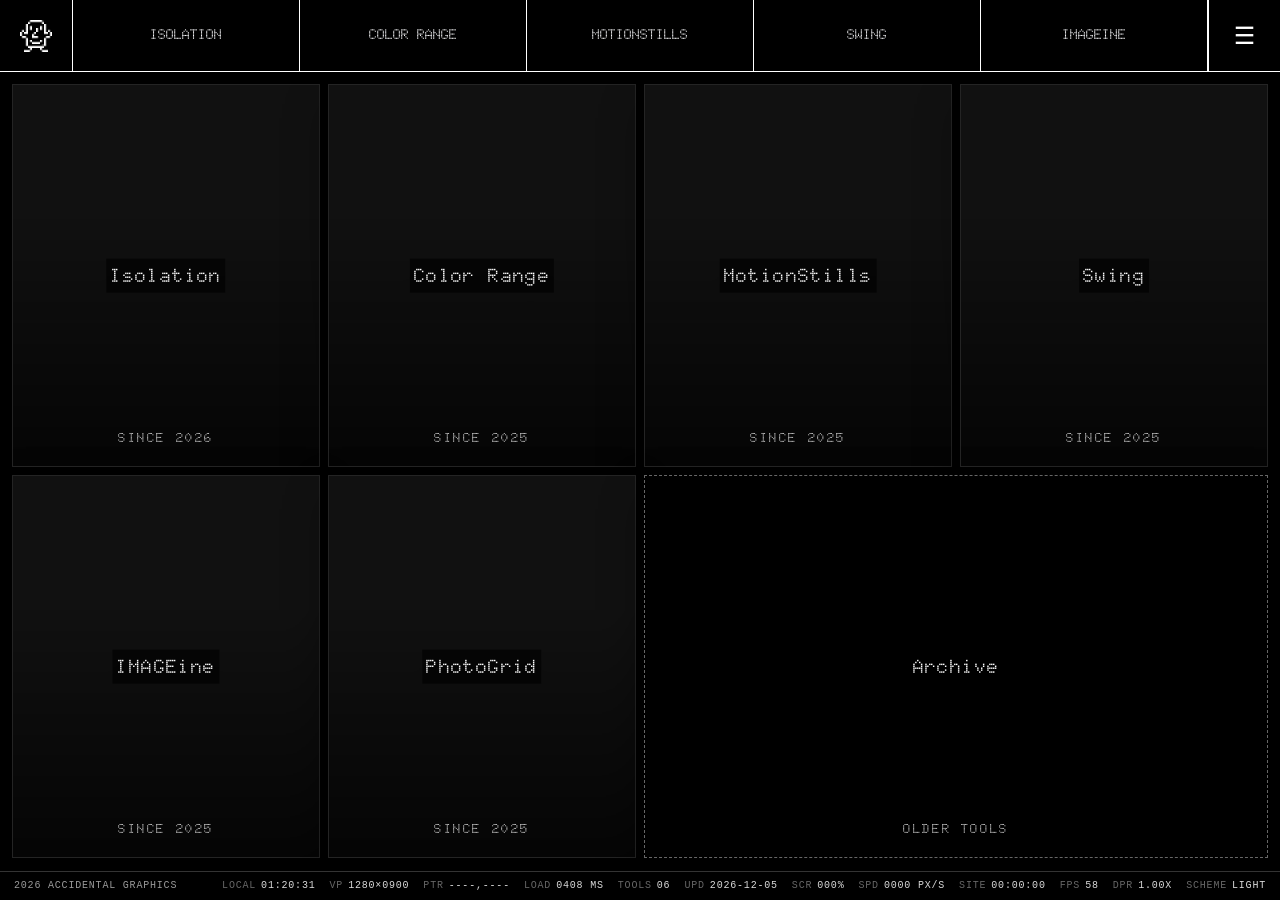
<file: index.html>
<!DOCTYPE html>
<html lang="en">

<head>
  <meta charset="utf-8">
  <meta name="viewport" content="width=device-width, initial-scale=1, viewport-fit=cover">
  <title>Accidental Graphics</title>
  <meta name="description" content="Experimental browser tools for making graphics by accident. By Jorne Scholiers.">
  <link rel="stylesheet" href="css/style.css">
  <link rel="stylesheet" href="css/nav.css">
  <link rel="stylesheet" href="css/data.css">
  <link rel="preconnect" href="https://fonts.googleapis.com">
  <link rel="preconnect" href="https://fonts.gstatic.com" crossorigin>
  <link href="https://fonts.googleapis.com/css2?family=Doto:wght,ROND@100..900,0..100&display=swap" rel="stylesheet">
  <link rel="icon" type="image/png" sizes="16x16" href="images/face cursor.png">
  <script defer src="scripts/navConfig.js"></script>
  <script defer src="scripts/navMenu.js"></script>
  <script src="scripts/dataLayer.js"></script>
</head>

<body class="home-page">
  <main class="app-grid-wrapper">
    <div class="app-grid" id="appGrid" role="list" aria-label="Available experiments"></div>
  </main>
  <div class="app-year" data-live>2026 Accidental Graphics</div>

  <script>
  window.addEventListener('DOMContentLoaded', () => {
    const appGrid = document.getElementById('appGrid');
    if (!appGrid || !window.AGContent) return;

    const reduced = window.matchMedia('(prefers-reduced-motion: reduce)').matches;
    const finePointer = window.matchMedia('(hover: hover) and (pointer: fine)').matches;

    // Pauses covers that are off screen and tilts the cover / follows the pointer with the label.
    const visibility = 'IntersectionObserver' in window
      ? new IntersectionObserver(entries => entries.forEach(entry => {
          const video = entry.target;
          if (entry.isIntersecting) video.play().catch(() => {});
          else video.pause();
        }), { rootMargin: '120px' })
      : null;

    const addTilt = card => {
      if (!finePointer || reduced) return;
      card.addEventListener('pointermove', event => {
        const box = card.getBoundingClientRect();
        const x = (event.clientX - box.left) / box.width - 0.5;
        const y = (event.clientY - box.top) / box.height - 0.5;
        card.style.setProperty('--tx', x.toFixed(3));
        card.style.setProperty('--ty', y.toFixed(3));
      });
      card.addEventListener('pointerleave', () => {
        card.style.setProperty('--tx', 0);
        card.style.setProperty('--ty', 0);
      });
    };

    const makeCard = ({ href, label, meta, cover, isVideo, extraClass, index }) => {
      const card = document.createElement('a');
      card.href = href;
      card.className = `app-card${extraClass ? ` ${extraClass}` : ''}`;
      card.setAttribute('role', 'listitem');
      card.setAttribute('aria-label', label);
      card.style.setProperty('--i', index);

      if (cover && isVideo) {
        const video = document.createElement('video');
        video.className = 'app-card__media';
        ['muted', 'loop', 'autoplay', 'playsinline'].forEach(attr => video.setAttribute(attr, ''));
        video.muted = true;
        video.preload = 'auto';
        video.setAttribute('aria-hidden', 'true');
        video.src = `${cover}#t=0.001`;
        card.appendChild(video);
        video.addEventListener('canplay', () => video.play().catch(() => {}), { once: true });
        if (visibility) visibility.observe(video);
      } else if (cover) {
        card.style.backgroundImage = `url("${cover}")`;
      }

      const labelEl = document.createElement('span');
      labelEl.className = 'app-card__label';
      labelEl.textContent = label;
      card.appendChild(labelEl);

      const metaEl = document.createElement('span');
      metaEl.className = 'app-card__meta';
      metaEl.textContent = meta;
      card.appendChild(metaEl);
      addTilt(card);
      return card;
    };

    // The archive card fills the rest of the last row, whatever the number of tools.
    const fitArchiveCard = () => {
      const archiveCard = appGrid.querySelector('.app-card--archive');
      if (!archiveCard) return;
      const columns = getComputedStyle(appGrid).gridTemplateColumns.split(' ').filter(Boolean).length || 1;
      const tools = appGrid.querySelectorAll('.app-card:not(.app-card--archive)').length;
      const left = columns - (tools % columns);
      archiveCard.style.gridColumn = `span ${left}`;
    };

    AGContent.tools().then(tools => {
      const activeTools = tools.filter(tool => !tool.archived);
      appGrid.innerHTML = '';

      activeTools.forEach((tool, index) => {
        appGrid.appendChild(makeCard({
          href: tool.url,
          label: tool.name,
          index,
          meta: tool.year ? `Since ${tool.year}` : '',
          cover: tool.cover || AGContent.resolve('images/icon_Blue.png'),
          isVideo: tool.isVideo,
        }));
      });

      appGrid.appendChild(makeCard({
        href: AGContent.resolve('archive.html'),
        label: 'Archive',
        index: activeTools.length,
        meta: 'Older tools',
        extraClass: 'app-card--archive',
      }));

      fitArchiveCard();
      window.addEventListener('resize', fitArchiveCard);
    }).catch(() => {
      appGrid.innerHTML = '<p class="home-empty">The tools could not be loaded. Try again in a moment.</p>';
    });
  });
  </script>
</body>
</html>
</file>
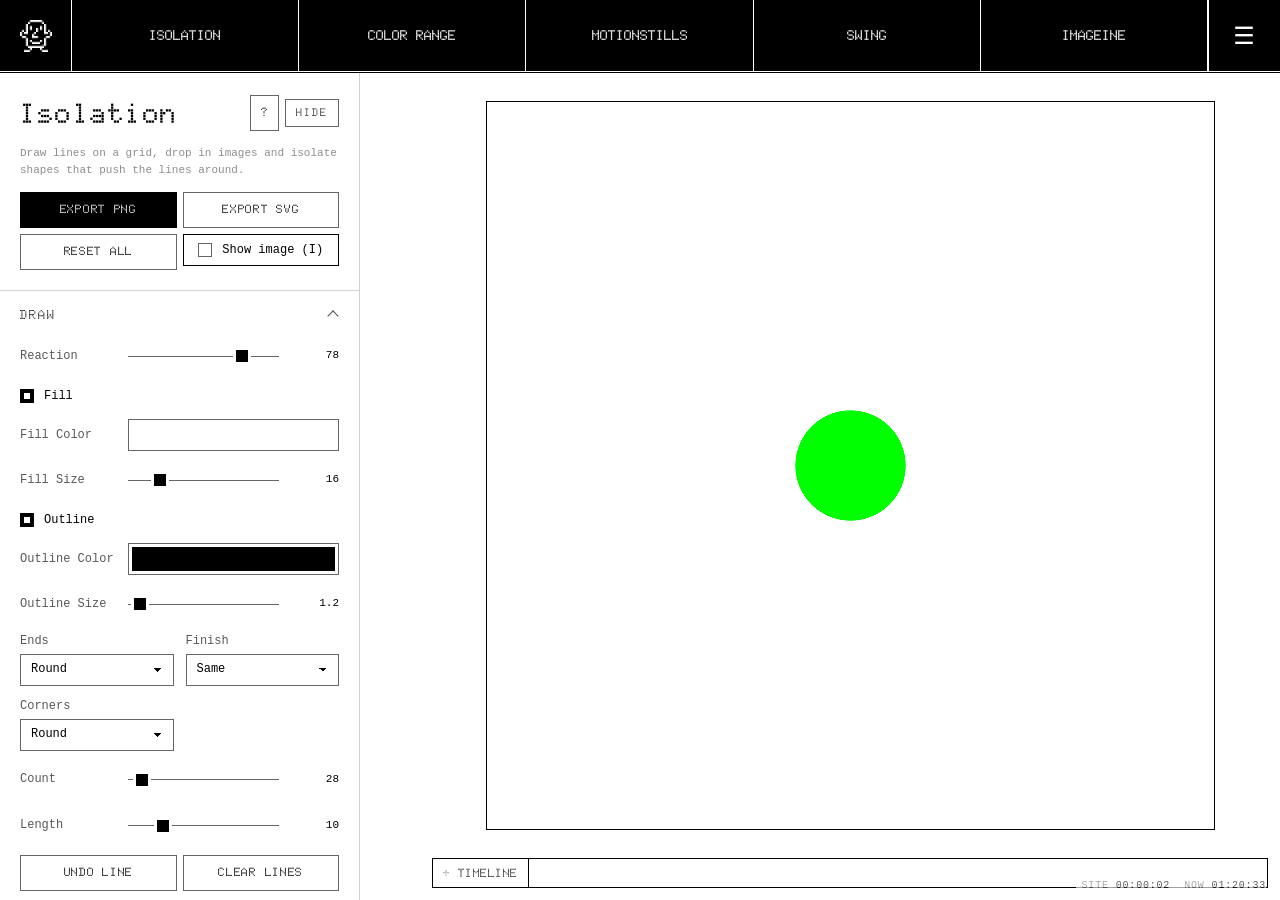
<file: apps/Isolation/index.html>
<!doctype html>
<html lang="en">
  <head>
    <meta charset="UTF-8" />
    <meta name="viewport" content="width=device-width, initial-scale=1.0, viewport-fit=cover" />
    <title>Isolation · Accidental Graphics</title>
    <meta name="description" content="Draw reactive grid compositions with image, line, and isolation controls." />
    <link rel="stylesheet" href="../../css/nav.css" />
    <link rel="stylesheet" href="../../css/data.css" />
    <link rel="stylesheet" href="styles.css" />
    <link rel="stylesheet" href="../../css/tool.css" />
    <script defer src="../../scripts/navConfig.js"></script>
    <script defer src="../../scripts/navMenu.js"></script>
    <script src="../../scripts/dataLayer.js"></script>
    <script defer src="../../scripts/settingsToggle.js" data-panel=".panel"></script>
  </head>
  <body class="isolation-page tool-ui tool-ui--light">
    <main class="app">
      <aside class="panel" id="isoPanel" aria-label="controls">
        <header class="panel-header tool-head">
          <div class="tool-head__row">
            <h1 class="tool-title">Isolation</h1>
            <div class="tool-head__tools">
              <button id="shortcutsToggle" class="help-toggle" type="button" aria-expanded="false" aria-controls="shortcuts" title="Keyboard shortcuts (?)">?</button>
              <span class="settings-toggle-slot" data-settings-toggle-slot></span>
            </div>
          </div>
          <p class="tool-lede">Draw lines on a grid, drop in images and isolate shapes that push the lines around.</p>
          <div class="header-actions tool-actions">
            <button id="exportPng" type="button" class="is-primary" title="Export PNG (E)">Export PNG</button>
            <button id="exportSvg" type="button" title="Export SVG: vector paths for print, plotters and Illustrator (⇧E)">Export SVG</button>
            <button id="resetAllTop" type="button">Reset all</button>
            <label class="check">
              <input id="showImage" type="checkbox" />
              <span>Show image (I)</span>
            </label>
          </div>
          <div id="shortcuts" class="shortcuts" hidden>
            <p class="shortcuts-title">Shortcuts</p>
            <ul>
              <li><span>Undo</span><kbd><span class="mod-key">⌘</span>Z</kbd></li>
              <li><span>Redo</span><kbd>⇧<span class="mod-key">⌘</span>Z</kbd></li>
              <li><span>Add object at mouse</span><kbd>A</kbd></li>
              <li><span>Remove object</span><kbd>⌫</kbd></li>
              <li><span>Select more objects</span><kbd>⇧ click</kbd></li>
              <li><span>Duplicate (again)</span><kbd><span class="mod-key">⌘</span>D</kbd></li>
              <li><span>Move object</span><kbd>← ↑ → ↓</kbd></li>
              <li><span>Move further</span><kbd>⇧ ← ↑ → ↓</kbd></li>
              <li><span>Draw shape</span><kbd>D</kbd></li>
              <li><span>Lab data</span><kbd>⇧D</kbd></li>
              <li><span>Grid lines</span><kbd>G</kbd></li>
              <li><span>Show image</span><kbd>I</kbd></li>
              <li><span>Randomize</span><kbd>R</kbd></li>
              <li><span>Export PNG</span><kbd>E</kbd></li>
              <li><span>Export SVG</span><kbd>⇧E</kbd></li>
              <li><span>Save preset</span><kbd><span class="mod-key">⌘</span>S</kbd></li>
              <li><span>Load preset</span><kbd><span class="mod-key">⌘</span>O</kbd></li>
              <li><span>Timeline</span><kbd>T</kbd></li>
              <li><span>Play / pause</span><kbd>Space</kbd></li>
              <li><span>To start</span><kbd>Home</kbd></li>
              <li><span>Record</span><kbd>⇧R</kbd></li>
              <li><span>Hide / show settings</span><kbd>H</kbd></li>
              <li><span>Stop drawing / close</span><kbd>Esc</kbd></li>
            </ul>
          </div>
        </header>

        <details class="control-group" open>
          <summary>Draw</summary>
          <div class="group-body">
          <div class="control">
            <label for="reaction">Reaction</label>
            <input id="reaction" type="range" min="0" max="100" step="1" value="78" />
            <output id="reactionValue">78</output>
          </div>
          <label class="check">
            <input id="drawFill" type="checkbox" checked />
            <span>Fill</span>
          </label>
          <div class="color-row">
            <label for="lineFillColor">Fill Color</label>
            <input id="lineFillColor" type="color" value="#ffffff" />
          </div>
          <div class="control">
            <label for="fillWeight">Fill Size</label>
            <input id="fillWeight" type="range" min="1" max="80" step="1" value="16" />
            <output id="fillWeightValue">16</output>
          </div>
          <label class="check">
            <input id="drawStroke" type="checkbox" checked />
            <span>Outline</span>
          </label>
          <div class="color-row">
            <label for="lineColor">Outline Color</label>
            <input id="lineColor" type="color" value="#000000" />
          </div>
          <div class="control">
            <label for="strokeWeight">Outline Size</label>
            <input id="strokeWeight" type="range" min="0.2" max="24" step="0.1" value="1.2" />
            <output id="strokeWeightValue">1.2</output>
          </div>
          <div class="split">
            <div class="field">
              <label for="lineCap">Ends</label>
              <select id="lineCap" title="The shape at both ends of every line, or only at the start when Finish has its own">
                <option value="butt">Flat</option>
                <option value="square">Square</option>
                <option value="round" selected>Round</option>
                <option value="point">Point</option>
                <option value="arrow">Arrow</option>
                <option value="dot">Dot</option>
                <option value="diamond">Diamond</option>
                <option value="bar">Bar</option>
                <option value="taper">Taper</option>
              </select>
            </div>
            <div class="field">
              <label for="lineCapEnd">Finish</label>
              <select id="lineCapEnd" title="A different shape for where each line finishes (the way you drew it)">
                <option value="same" selected>Same</option>
                <option value="butt">Flat</option>
                <option value="square">Square</option>
                <option value="round">Round</option>
                <option value="point">Point</option>
                <option value="arrow">Arrow</option>
                <option value="dot">Dot</option>
                <option value="diamond">Diamond</option>
                <option value="bar">Bar</option>
                <option value="taper">Taper</option>
              </select>
            </div>
          </div>
          <div id="capSizeRow" class="control" hidden>
            <label for="capSize">End Size</label>
            <input id="capSize" type="range" min="25" max="400" step="5" value="100" data-unit="%" title="Size of arrow, dot, diamond, bar, point and taper ends, relative to the line width" />
            <output id="capSizeValue">100%</output>
          </div>
          <div class="split">
            <div class="field">
              <label for="lineJoin">Corners</label>
              <select id="lineJoin">
                <option value="miter">Sharp</option>
                <option value="bevel">Bevel</option>
                <option value="round" selected>Round</option>
              </select>
            </div>
          </div>
          <div class="control">
            <label for="randomLineCount">Count</label>
            <input id="randomLineCount" type="range" min="4" max="400" step="1" value="28" title="How many lines Random Lines makes" />
            <output id="randomLineCountValue">28</output>
          </div>
          <div class="control">
            <label for="randomLineLength">Length</label>
            <input id="randomLineLength" type="range" min="2" max="40" step="1" value="10" title="How many grid steps each random line takes, at most" />
            <output id="randomLineLengthValue">10</output>
          </div>
          <div class="button-row">
            <button id="undoLine" type="button">Undo Line</button>
            <button id="clearLines" type="button">Clear Lines</button>
          </div>
          <div class="random-row">
            <button id="randomizeDrawing" type="button">Random Lines</button>
            <label class="check" title="Add the new random lines to the lines you have instead of replacing them">
              <input id="randomLineAdd" type="checkbox" />
              <span>Add</span>
            </label>
          </div>
          </div>
        </details>

        <details class="control-group">
          <summary>Grid</summary>
          <div class="group-body">
          <label class="check">
            <input id="showGrid" type="checkbox" />
            <span>Show Grid Lines</span>
          </label>
          <div class="control">
            <label for="gridSize">Size</label>
            <input id="gridSize" type="range" min="9" max="201" step="2" value="25" />
            <output id="gridSizeValue">25</output>
          </div>
          </div>
        </details>

        <details class="control-group">
          <summary>Isolation</summary>
          <div class="group-body">
          <div class="field">
            <label for="isolationSelect">Object</label>
            <select id="isolationSelect"></select>
          </div>
          <label class="check">
            <input id="isolationEnabled" type="checkbox" checked />
            <span>Enabled</span>
          </label>
          <label class="check">
            <input id="isolationOutline" type="checkbox" checked />
            <span>Outline</span>
          </label>
          <div class="button-row">
            <button id="addIsolation" type="button">Add</button>
            <button id="removeIsolation" type="button">Remove</button>
          </div>
          <div class="field">
            <label for="isolationShape">Shape</label>
            <select id="isolationShape">
              <option value="block">Block</option>
              <option value="circle" selected>Circle</option>
              <option value="diamond">Diamond</option>
              <option value="triangle">Triangle</option>
              <option value="hexagon">Hexagon</option>
              <option value="hourglass">Hourglass</option>
              <option value="wedge">Wedge</option>
              <option value="cross">Cross</option>
              <option value="star">Star</option>
              <option value="blob">Blob</option>
              <option value="custom">Custom</option>
              <option value="imageMask">Image Mask</option>
              <option value="textMask">Text Mask</option>
            </select>
          </div>
          <div id="maskImageRow" class="file-row" hidden>
            <input id="maskImageInput" type="file" accept="image/*" aria-label="Mask image" title="A PNG with transparency uses its opaque part as the shape; other images use their dark part" />
          </div>
          <div id="maskTextRow" class="split" hidden>
            <div class="field">
              <label for="maskText">Mask Text</label>
              <input id="maskText" type="text" value="A" />
            </div>
            <div class="field">
              <label for="maskFont">Font</label>
              <select id="maskFont">
                <option value="sans">Sans</option>
                <option value="serif">Serif</option>
                <option value="mono">Mono</option>
                <option value="heavy">Heavy</option>
                <option value="rounded">Rounded</option>
              </select>
            </div>
          </div>
          <div class="button-row">
            <button id="drawIsolationShape" type="button">Draw Shape</button>
            <button id="clearIsolationShape" type="button">Clear Shape</button>
          </div>
          <p id="isolationDrawStatus" class="meter">Object ready</p>
          <div class="split">
            <div class="field">
              <label for="isolationX">X</label>
              <input id="isolationX" type="number" min="0" max="100" step="0.1" value="50" />
            </div>
            <div class="field">
              <label for="isolationY">Y</label>
              <input id="isolationY" type="number" min="0" max="100" step="0.1" value="50" />
            </div>
          </div>
          <div class="control">
            <label for="isolationWidth">Width</label>
            <input id="isolationWidth" type="range" min="3" max="100" step="0.5" value="17" title="% of the shorter canvas side" />
            <output id="isolationWidthValue">17</output>
          </div>
          <div class="control">
            <label for="isolationHeight">Height</label>
            <input id="isolationHeight" type="range" min="3" max="100" step="0.5" value="17" title="% of the shorter canvas side" />
            <output id="isolationHeightValue">17</output>
          </div>
          <div class="split">
            <div class="field">
              <label for="isolationWidthNumber">Width %</label>
              <input id="isolationWidthNumber" type="number" min="3" max="200" step="0.1" value="17" title="% of the shorter canvas side" />
            </div>
            <div class="field">
              <label for="isolationHeightNumber">Height %</label>
              <input id="isolationHeightNumber" type="number" min="3" max="200" step="0.1" value="17" title="% of the shorter canvas side" />
            </div>
          </div>
          <label class="check">
            <input id="isolationLockAspect" type="checkbox" />
            <span>Lock Ratio</span>
          </label>
          <div class="field">
            <label for="isolationRatioNumber">Ratio</label>
            <input id="isolationRatioNumber" type="number" min="0.05" max="20" step="0.01" value="1" />
          </div>
          <div class="control">
            <label for="isolationRotation">Rotate</label>
            <input id="isolationRotation" type="range" min="-180" max="180" step="1" value="0" />
            <output id="isolationRotationValue">0</output>
          </div>
          <div class="control">
            <label for="isolationForce">Force</label>
            <input id="isolationForce" type="range" min="-500" max="500" step="1" value="100" title="How hard the object pushes lines away; below 0 it pulls them in" />
            <output id="isolationForceValue">100</output>
          </div>
          <div class="control">
            <label for="isolationSwirl">Swirl</label>
            <input id="isolationSwirl" type="range" min="-100" max="100" step="1" value="100" title="How much lines turn around the object, and which way; 0 is straight out" />
            <output id="isolationSwirlValue">100</output>
          </div>
          <div class="control">
            <label for="isolationGap">Silence</label>
            <input id="isolationGap" type="range" min="0" max="35" step="0.5" value="10" />
            <output id="isolationGapValue">10</output>
          </div>
          <label class="check">
            <input id="isolationFill" type="checkbox" checked />
            <span>Fill</span>
          </label>
          <div class="color-row">
            <label for="isolationFillColor">Fill Color</label>
            <input id="isolationFillColor" type="color" value="#00ff00" />
          </div>
          <div class="color-row">
            <label for="isolationStrokeColor">Stroke Color</label>
            <input id="isolationStrokeColor" type="color" value="#00ff00" />
          </div>
          <div class="color-row">
            <label class="check" title="Lines this object pushes or pulls take this colour">
              <input id="isolationTint" type="checkbox" />
              <span>Tint Lines</span>
            </label>
            <input id="isolationTintColor" type="color" value="#00ff00" aria-label="Tint colour" />
          </div>
          <div class="control">
            <label for="isolationStrokeWidth">Stroke</label>
            <input id="isolationStrokeWidth" type="range" min="0.2" max="24" step="0.1" value="1.2" />
            <output id="isolationStrokeWidthValue">1.2</output>
          </div>
          <div class="split">
            <div class="field">
              <label for="arrangeSelect">Arrange</label>
              <select id="arrangeSelect" title="Line up or space out the selected objects (Shift+click to select more)">
                <option value="">Arrange…</option>
                <option value="left">Align left</option>
                <option value="centerX">Align centres</option>
                <option value="right">Align right</option>
                <option value="top">Align top</option>
                <option value="centerY">Align middles</option>
                <option value="bottom">Align bottom</option>
                <option value="distributeX">Space evenly across</option>
                <option value="distributeY">Space evenly down</option>
              </select>
            </div>
            <div class="field">
              <label for="copiesSelect">Copies</label>
              <select id="copiesSelect" title="Make a ring or a grid of copies of the selected object">
                <option value="">Copies…</option>
                <option value="ring">Ring</option>
                <option value="grid">Grid</option>
              </select>
            </div>
          </div>
          <div id="copiesRow" class="copies-row" hidden>
            <div id="copiesRingFields" class="copies-fields" hidden>
              <label>Count <input id="copiesCount" type="number" min="2" max="48" step="1" value="8" /></label>
              <label title="% of the shorter canvas side">Radius <input id="copiesRadius" type="number" min="1" max="100" step="1" value="30" /></label>
            </div>
            <div id="copiesGridFields" class="copies-fields" hidden>
              <label>Columns <input id="copiesColumns" type="number" min="1" max="12" step="1" value="3" /></label>
              <label>Rows <input id="copiesRows" type="number" min="1" max="12" step="1" value="3" /></label>
              <label title="Space between objects, % of the shorter canvas side">Space <input id="copiesSpacing" type="number" min="0" max="100" step="1" value="5" /></label>
            </div>
            <button id="copiesMake" type="button">Make</button>
            <button id="copiesClose" class="mini-button" type="button" aria-label="Close" title="Close">×</button>
          </div>
          <div class="button-row">
            <button id="centerIsolation" type="button">Center</button>
            <button id="randomIsolation" type="button">Shuffle Object</button>
          </div>
          <div class="button-row motion-only">
            <button id="drawMotionPath" type="button" title="Draw a line on the canvas; the object follows it over time">Draw Path</button>
            <button id="clearMotionPath" type="button">Clear Path</button>
          </div>
          <div id="motionPathTimes" class="split motion-only" hidden>
            <div class="field">
              <label for="motionPathStart">Path Start s</label>
              <input id="motionPathStart" type="number" min="0" max="600" step="0.1" value="0" title="When the object leaves the start of the path" />
            </div>
            <div class="field">
              <label for="motionPathEnd">Path End s</label>
              <input id="motionPathEnd" type="number" min="0" max="600" step="0.1" value="10" title="When the object reaches the end of the path" />
            </div>
          </div>
          </div>
        </details>

        <details class="control-group">
          <summary>Image</summary>
          <div class="group-body">
          <div class="source-head">
            <label for="imageSource">Source</label>
            <select id="imageSource" class="mini-select" title="Make the lines from an image, text you type or your camera. The camera image stays on this computer.">
              <option value="image">Image</option>
              <option value="text">Text</option>
              <option value="camera">Camera</option>
            </select>
          </div>
          <div id="cameraRow" class="camera-row" hidden>
            <label class="check" title="Show the camera like a mirror">
              <input id="cameraMirror" type="checkbox" checked />
              <span>Mirror</span>
            </label>
            <button id="cameraFreeze" type="button" title="Keep the current camera frame as a still image">Freeze</button>
          </div>
          <div id="imageFileRow" class="file-row">
            <input id="imageImport" type="file" accept="image/*" aria-label="Image" />
          </div>
          <div id="textControls" class="text-controls" hidden>
            <textarea id="textContent" rows="2" aria-label="Text" spellcheck="false">ISOLATION</textarea>
            <div class="split">
              <div class="field">
                <label for="textFont">Font</label>
                <select id="textFont">
                  <option value="sans">Sans</option>
                  <option value="serif">Serif</option>
                  <option value="mono">Mono</option>
                  <option value="heavy">Heavy</option>
                  <option value="rounded">Rounded</option>
                  <option value="custom">Installed font…</option>
                </select>
              </div>
              <div id="textFontNameField" class="field" hidden>
                <label for="textFontName">Font name</label>
                <input id="textFontName" type="text" placeholder="e.g. Futura" title="The name of a font installed on this computer" />
              </div>
            </div>
            <div class="control">
              <label for="textSize">Text Size</label>
              <input id="textSize" type="range" min="5" max="100" step="1" value="80" title="100 is as big as the text fits on the canvas" />
              <output id="textSizeValue">80</output>
            </div>
            <div class="control">
              <label for="textTracking">Tracking</label>
              <input id="textTracking" type="range" min="-200" max="800" step="10" value="0" title="Space between letters" />
              <output id="textTrackingValue">0</output>
            </div>
          </div>
          <div class="image-line-options" role="group" aria-label="Image lines">
            <div class="image-line-head">
              <p class="image-line-title">Image Lines</p>
              <div class="layer-controls">
                <select id="layerSelect" class="mini-select" aria-label="Line layer" title="The layer these settings belong to. Layer 1 uses Fill Color and Fill Size from Draw." hidden></select>
                <button id="addLayer" class="mini-button" type="button" title="Add a line layer with its own threshold, colour and size, drawn on top">+ Layer</button>
                <button id="removeLayer" class="mini-button" type="button" title="Remove this layer" hidden>Remove</button>
              </div>
            </div>
            <label class="check">
              <input id="imageLinesHorizontal" type="checkbox" checked />
              <span>Horizontal</span>
            </label>
            <label class="check">
              <input id="imageLinesVertical" type="checkbox" checked />
              <span>Vertical</span>
            </label>
            <label class="check">
              <input id="imageLinesDiagonal" type="checkbox" checked />
              <span>Diagonal</span>
            </label>
            <label class="check" title="Lines at any angle you choose">
              <input id="imageLinesAngle" type="checkbox" />
              <span>Angle</span>
            </label>
          </div>
          <div id="imageAngleRow" class="control" hidden>
            <label for="imageAngle">Angle</label>
            <input id="imageAngle" type="range" min="-90" max="90" step="1" value="30" title="Degrees; 0 is horizontal, 90 vertical" />
            <output id="imageAngleValue">30°</output>
          </div>
          <div class="control">
            <label for="imageThreshold">Threshold</label>
            <input id="imageThreshold" type="range" min="0" max="255" step="1" value="128" />
            <output id="imageThresholdValue">128</output>
          </div>
          <div id="layerColorRow" class="color-row" hidden>
            <label for="layerColor">Layer Color</label>
            <input id="layerColor" type="color" value="#ffffff" />
          </div>
          <div id="layerSizeRow" class="control" hidden>
            <label for="layerSize">Layer Size</label>
            <input id="layerSize" type="range" min="1" max="80" step="1" value="16" />
            <output id="layerSizeValue">16</output>
          </div>
          <div class="control">
            <label for="imageDetail">Detail</label>
            <input id="imageDetail" type="range" min="2" max="8" step="1" value="5" title="Samples per grid cell" />
            <output id="imageDetailValue">5</output>
          </div>
          <div class="control">
            <label for="imageScale">Scale</label>
            <input id="imageScale" type="range" min="10" max="250" step="1" value="100" />
            <output id="imageScaleValue">100</output>
          </div>
          <div class="control">
            <label for="imageOffsetX">X</label>
            <input id="imageOffsetX" type="range" min="-50" max="50" step="1" value="0" />
            <output id="imageOffsetXValue">0</output>
          </div>
          <div class="control">
            <label for="imageOffsetY">Y</label>
            <input id="imageOffsetY" type="range" min="-50" max="50" step="1" value="0" />
            <output id="imageOffsetYValue">0</output>
          </div>
          <div class="control">
            <label for="imageBrightness">Bright</label>
            <input id="imageBrightness" type="range" min="-100" max="100" step="1" value="0" />
            <output id="imageBrightnessValue">0</output>
          </div>
          <div class="control">
            <label for="imageContrast">Contrast</label>
            <input id="imageContrast" type="range" min="-100" max="100" step="1" value="0" />
            <output id="imageContrastValue">0</output>
          </div>
          <label class="check">
            <input id="imageInvert" type="checkbox" />
            <span>Invert Image</span>
          </label>
          <button id="clearImage" type="button">Clear Image</button>
          <p id="imageStatus" class="meter">No image</p>
          </div>
        </details>

        <details class="control-group">
          <summary>Canvas</summary>
          <div class="group-body">
          <div class="field">
            <label for="canvasPreset">Preset</label>
            <select id="canvasPreset">
              <option value="custom">Custom</option>
              <option value="square">1:1 · 1080 x 1080 px</option>
              <option value="portrait">4:5 · 1080 x 1350 px</option>
              <option value="story">9:16 · 1080 x 1920 px</option>
              <option value="landscape">16:9 · 1920 x 1080 px</option>
              <option value="a4">A4 · 300 dpi</option>
              <option value="a3">A3 · 300 dpi</option>
            </select>
          </div>
          <div class="split">
            <div class="field">
              <label for="widthCm">Width cm</label>
              <input id="widthCm" type="number" min="1" max="120" step="0.1" value="25" />
            </div>
            <div class="field">
              <label for="heightCm">Height cm</label>
              <input id="heightCm" type="number" min="1" max="120" step="0.1" value="25" />
            </div>
          </div>
          <div class="split">
            <div class="field">
              <label for="dpi">DPI</label>
              <input id="dpi" type="number" min="72" max="600" step="1" value="300" />
            </div>
            <div class="field">
              <label for="viewScale">View</label>
              <select id="viewScale">
                <option value="contain">Fit</option>
                <option value="0.25">25%</option>
                <option value="0.5">50%</option>
                <option value="1">100%</option>
              </select>
            </div>
          </div>
          <button id="applySize" type="button">Apply Size</button>
          <p id="pixelSize" class="meter">2953 x 2953 px</p>
          <label class="check" title="Measurements around the canvas: size, grid, lines, pointer, time. Never in exports. (⇧D)">
            <input id="showData" type="checkbox" checked />
            <span>Lab Data</span>
          </label>
          </div>
        </details>

        <details class="control-group">
          <summary>Surface</summary>
          <div class="group-body">
          <div class="color-row">
            <label for="paperColor">Paper</label>
            <input id="paperColor" type="color" value="#ffffff" />
          </div>
          <label class="check">
            <input id="transparentPaper" type="checkbox" />
            <span>Transparent Paper</span>
          </label>
          <label class="check">
            <input id="transparentDrawing" type="checkbox" />
            <span>Transparent Drawing</span>
          </label>
          </div>
        </details>

        <details class="control-group">
          <summary>Randomize</summary>
          <div class="group-body">
          <button id="randomizeAll" type="button" class="is-primary">Randomize (R)</button>
          <p class="tool-hint">Shuffles the ticked sections.</p>
          <div class="check-list">
          <label class="check">
            <input id="randomizeGridSettings" type="checkbox" checked />
            <span>Grid</span>
          </label>
          <label class="check">
            <input id="randomizeDrawSettings" type="checkbox" checked />
            <span>Draw</span>
          </label>
          <label class="check">
            <input id="randomizeImageSettings" type="checkbox" />
            <span>Image</span>
          </label>
          <label class="check">
            <input id="randomizeIsolationSettings" type="checkbox" />
            <span>Isolation</span>
          </label>
          <label class="check">
            <input id="randomizeCanvasSettings" type="checkbox" />
            <span>Canvas</span>
          </label>
          <label class="check">
            <input id="randomizeSurfaceSettings" type="checkbox" />
            <span>Surface</span>
          </label>
          <label class="check">
            <input id="randomizeKeepColors" type="checkbox" checked />
            <span>Keep colours</span>
          </label>
          </div>
          </div>
        </details>

        <details class="control-group">
          <summary>Presets</summary>
          <div class="group-body">
          <div class="button-row button-row-3">
            <button id="savePreset" type="button" title="Save all settings, objects and drawn lines as a .json file (⌘S)">Save Preset</button>
            <button id="loadPreset" type="button" title="Open a .json preset (⌘O)">Load Preset</button>
            <button id="copyLink" type="button" title="Copy a link with these settings. The imported image is not included.">Copy Link</button>
          </div>
          <p id="presetStatus" class="meter"></p>
          <input id="presetFile" type="file" accept=".json,application/json" hidden />
          </div>
        </details>

        <details class="control-group">
          <summary>Live</summary>
          <div class="group-body">
          <div class="mic-row">
            <button id="micToggle" type="button" title="Let the sound around you move the objects. The sound stays on this computer.">Microphone</button>
            <div class="audio-meter" aria-hidden="true"><span id="audioMeterFill"></span></div>
          </div>
          <p id="micStatus" class="meter"></p>
          <div class="audio-row" title="Pushes harder on the beat">
            <label for="audioForceBand">Force</label>
            <select id="audioForceBand" aria-label="Force follows">
              <option value="off">Off</option>
              <option value="volume">Volume</option>
              <option value="bass">Bass</option>
              <option value="mid">Mid</option>
              <option value="high">High</option>
            </select>
            <input id="audioForceAmount" type="range" min="0" max="100" step="1" value="50" aria-label="Force amount" />
            <output id="audioForceValue">50</output>
          </div>
          <div class="audio-row" title="Opens more space around objects">
            <label for="audioGapBand">Silence</label>
            <select id="audioGapBand" aria-label="Silence follows">
              <option value="off">Off</option>
              <option value="volume">Volume</option>
              <option value="bass">Bass</option>
              <option value="mid">Mid</option>
              <option value="high">High</option>
            </select>
            <input id="audioGapAmount" type="range" min="0" max="100" step="1" value="50" aria-label="Silence amount" />
            <output id="audioGapValue">50</output>
          </div>
          <div class="audio-row" title="Makes objects grow">
            <label for="audioSizeBand">Size</label>
            <select id="audioSizeBand" aria-label="Size follows">
              <option value="off">Off</option>
              <option value="volume">Volume</option>
              <option value="bass">Bass</option>
              <option value="mid">Mid</option>
              <option value="high">High</option>
            </select>
            <input id="audioSizeAmount" type="range" min="0" max="100" step="1" value="50" aria-label="Size amount" />
            <output id="audioSizeValue">50</output>
          </div>
          <label class="check">
            <input id="audioSelectedOnly" type="checkbox" />
            <span>Selected objects only</span>
          </label>
          <div class="midi-row">
            <p id="midiStatus" class="midi-status"></p>
            <button id="midiConnect" class="mini-button" type="button" title="Connect your MIDI controller again" hidden>Connect</button>
            <button id="midiForgetAll" class="mini-button" type="button" hidden>Forget all</button>
          </div>
          </div>
        </details>
      </aside>

      <section class="stage" aria-label="drawing area">
        <div class="canvas-shell">
          <canvas id="workCanvas" width="2953" height="2953"></canvas>
        </div>
        <div class="timeline" role="region" aria-label="timeline">
          <div class="timeline-bar">
            <button id="timelineToggle" class="timeline-toggle" type="button" aria-expanded="false" aria-controls="timelineBody" title="Show or hide the timeline (T)">Timeline</button>
            <div id="timelineTransport" class="timeline-transport" hidden>
              <button id="playToggle" type="button" title="Play or pause (Space)">Play</button>
              <button id="recordToggle" class="record-toggle" type="button" title="Record: plays from the playhead and turns every change you make into keyframes (⇧R)">Rec</button>
              <output id="timeDisplay" class="time-display">00:00.0 / 10.0s</output>
              <label class="timeline-field" title="Length of the animation in seconds">
                <span>Duration</span>
                <input id="animationDuration" type="number" min="0.5" max="600" step="0.5" value="10" />
              </label>
              <label class="check timeline-loop" title="The end runs back into the start, so exported video loops seamlessly">
                <input id="animationLoop" type="checkbox" />
                <span>Loop</span>
              </label>
              <select id="keyEase" title="Easing from the selected keyframes to the next ones" hidden>
                <option value="" disabled>Mixed</option>
                <option value="linear">Linear</option>
                <option value="in">Ease In</option>
                <option value="out">Ease Out</option>
                <option value="inOut">Ease In-Out</option>
              </select>
              <button id="exportVideo" class="export-video" type="button" title="Export the animation as video or PNG frames">Export Video</button>
            </div>
          </div>
          <div id="videoExport" class="video-export" hidden>
            <label class="timeline-field" title="MP4 and PNG frames render every frame offline, so they are always smooth. Quick records in real time.">
              <span>Format</span>
              <select id="videoFormat">
                <option value="mp4">MP4 · frame by frame</option>
                <option value="zip">PNG frames · .zip</option>
                <option value="live">Quick · real time</option>
              </select>
            </label>
            <label class="timeline-field" title="Size of the long side">
              <span>Size</span>
              <select id="videoSize">
                <option value="1080">1080 px</option>
                <option value="2160">2160 px</option>
                <option id="videoSizeCanvas" value="canvas">Canvas</option>
              </select>
            </label>
            <label class="timeline-field">
              <span>FPS</span>
              <select id="videoFps">
                <option value="24">24</option>
                <option value="30" selected>30</option>
                <option value="60">60</option>
              </select>
            </label>
            <button id="videoStart" type="button">Export</button>
            <button id="videoCancel" type="button" hidden>Cancel</button>
            <progress id="videoProgress" max="1" value="0" hidden></progress>
            <span id="videoStatus" class="video-status"></span>
          </div>
          <div id="timelineBody" class="timeline-body" hidden>
            <div id="timelineRuler" class="timeline-ruler">
              <span class="timeline-ruler-start">0s</span>
              <span id="timelineRulerEnd" class="timeline-ruler-end">10.0s</span>
            </div>
            <div id="timelineRows" class="timeline-rows"></div>
            <p id="timelineEmpty" class="timeline-empty">No keyframes yet. Press ◇ next to a setting to keyframe it at the playhead, or press Rec and change things.</p>
            <div class="timeline-playhead" aria-hidden="true"></div>
          </div>
        </div>
      </section>
    </main>

    <div id="midiMenu" class="midi-menu" role="menu" hidden>
      <button id="midiLearn" type="button" role="menuitem">Learn MIDI</button>
      <button id="midiForgetOne" type="button" role="menuitem">Forget MIDI</button>
    </div>

    <script src="encoders.js"></script>
    <script src="app.js"></script>
  </body>
</html>
</file>
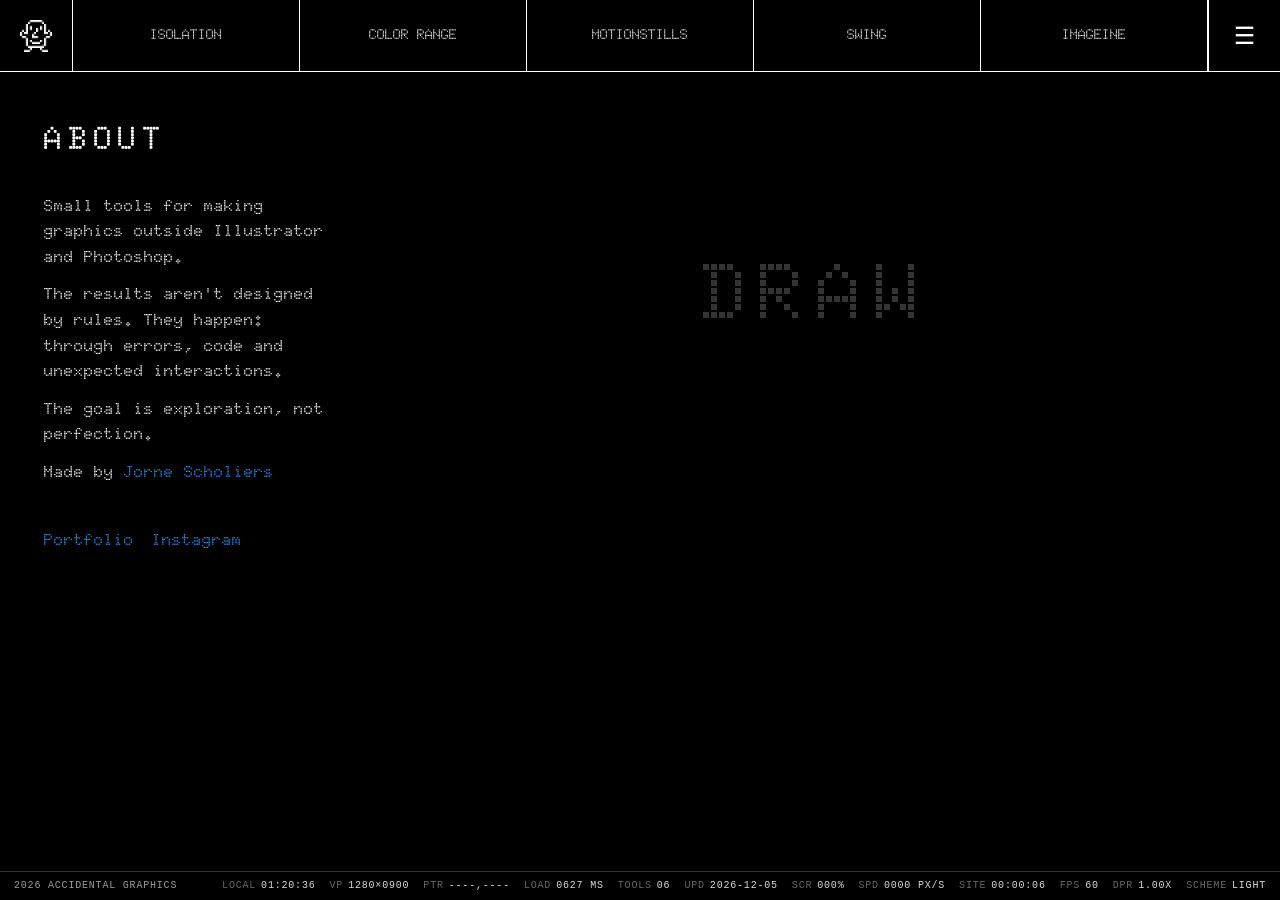
<file: about.html>
<!DOCTYPE html>
<html lang="en">
<head>
  <meta charset="utf-8">
  <meta name="viewport" content="width=device-width, initial-scale=1, viewport-fit=cover">
  <title>About · Accidental Graphics</title>
  <meta name="description" content="Accidental Graphics: small browser tools for making graphics outside Illustrator and Photoshop. By Jorne Scholiers.">
  <link rel="stylesheet" href="css/style.css">
  <link rel="stylesheet" href="css/nav.css">
  <link rel="stylesheet" href="css/data.css">
  <link rel="preconnect" href="https://fonts.googleapis.com">
  <link rel="preconnect" href="https://fonts.gstatic.com" crossorigin>
  <link href="https://fonts.googleapis.com/css2?family=Doto:wght,ROND@100..900,0..100&display=swap" rel="stylesheet">
  <link rel="icon" type="image/png" sizes="16x16" href="images/face cursor.png">
  <script defer src="scripts/navConfig.js"></script>
  <script defer src="scripts/navMenu.js"></script>
  <script src="scripts/dataLayer.js"></script>
</head>

<body class="about-page">



<style>
    .creator-link {
      color: var(--blue-accent);
      text-decoration: none;
    }

    .creator-link .stretch-text {
      display: inline-block;
      transform: scaleY(1);
      transform-origin: center;
      transition: transform 160ms steps(2, end);
    }

    .creator-link:hover .stretch-text,
    .creator-link:focus-visible .stretch-text {
      transform: scaleY(5);
    }

    .about-links {
      display: flex;
      justify-content: center;
      gap: 18px;
      margin: 30px 0 0;
      padding: 0;
      list-style: none;
    }

    /* Fits the viewport: the page never scrolls. */
    body.about-page {
      height: 100dvh;
      min-height: 0;
      overflow: hidden;
      box-sizing: border-box;
      padding-bottom: calc(30px + env(safe-area-inset-bottom));
    }
    body.about-page #main {
      height: auto;
      min-height: 0;
      overflow: hidden;
    }
    body.about-page #controls {
      height: auto;
      max-height: 100%;
      overflow-y: auto;
    }
    body.about-page #right { min-height: 0; }
    @media (max-width: 900px) {
      body.about-page #main { gap: 12px; padding-bottom: 12px; }
      body.about-page #controls { flex: 0 1 auto; padding: 12px 4px; gap: 8px; overflow-y: auto; }
      body.about-page #controls h1 { margin: 0; font-size: 2rem; }
      body.about-page #controls .text-block { font-size: 0.85rem; line-height: 1.4; margin: 0; }
      body.about-page .about-links { margin-top: 8px; }
      body.about-page #right { flex: 1 1 0; min-height: 80px; }
    }

    #drawPrompt {
      position: absolute;
      top: 20%;
      left: 50%;
      transform: translateX(-50%);
      font-size: clamp(2rem, 8vw, 5rem);
      letter-spacing: 0.6rem;
      color: rgba(255,255,255,0.2);
      text-transform: uppercase;
      font-weight: 700;
      pointer-events: none;
      user-select: none;
      transition: opacity 0.35s ease, transform 0.35s ease;
      text-align: center;
    }

    #drawPrompt.hidden {
      opacity: 0;
      transform: translate(-50%, -20px);
    }
  </style>




<div id="main" >
  <!-- Left text column -->
  <div id="controls" >
    <h1>about</h1>
    <div id="aboutText" style="display: contents"></div>
    <div class="text-block">Made by <a href="https://jornescholiers.be" target="_blank" rel="noopener noreferrer" class="creator-link"><span class="stretch-text">Jorne Scholiers</span></a></div>
    <ul class="about-links" id="aboutLinks" aria-label="Links"></ul>
  </div>

  <!-- Right canvas -->
  <div id="right" style="flex:1; position:relative; overflow:hidden;">
    <div id="drawPrompt">draw</div>
    <canvas id="drawingCanvas" style="width:100%; height:100%; display:block;"></canvas>
  </div>
</div>

<script>
// Text and links come from content/about.json (Pages CMS).
window.addEventListener('DOMContentLoaded', () => {
  if (!window.AGContent) return;
  AGContent.load('about').then(data => {
    const textEl = document.getElementById('aboutText');
    String(data.text || '').split(/\n\s*\n/).map(part => part.trim()).filter(Boolean).forEach(part => {
      const block = document.createElement('div');
      block.className = 'text-block';
      block.textContent = part;
      textEl.appendChild(block);
    });
    const linksEl = document.getElementById('aboutLinks');
    (Array.isArray(data.links) ? data.links : []).filter(item => item && item.label && item.url).forEach(item => {
      const li = document.createElement('li');
      const a = document.createElement('a');
      a.href = item.url;
      a.target = '_blank';
      a.rel = 'noopener noreferrer';
      a.className = 'creator-link';
      const label = document.createElement('span');
      label.className = 'stretch-text';
      label.textContent = item.label;
      a.appendChild(label);
      li.appendChild(a);
      linksEl.appendChild(li);
    });
  }).catch(() => {});
});

const canvas = document.getElementById('drawingCanvas');
const ctx = canvas.getContext('2d');
const drawPrompt = document.getElementById('drawPrompt');
let canvasWidth, canvasHeight;
let promptVisible = true;

function resizeCanvas() {
  canvasWidth = canvas.parentElement.clientWidth;
  canvasHeight = canvas.parentElement.clientHeight;
  canvas.width = canvasWidth;
  canvas.height = canvasHeight;
}
window.addEventListener('resize', resizeCanvas);
resizeCanvas();

// Load brush images (1–15)
const brushImages = [];
for (let i = 1; i <= 15; i++) {
  const img = new Image();
  img.src = `images/brushes/brush${i}.png`; // use relative path
  brushImages.push(img);
}

// Drawing
let drawing = false;
function hidePrompt(){
  if(!promptVisible) return;
  promptVisible = false;
  drawPrompt.classList.add('hidden');
}
canvas.style.touchAction = 'none';
canvas.addEventListener('pointerdown', (e) => {
  drawing = true;
  hidePrompt();
  canvas.setPointerCapture?.(e.pointerId);
});
canvas.addEventListener('pointerup', () => drawing = false);
canvas.addEventListener('pointercancel', () => drawing = false);

canvas.addEventListener('pointermove', (e) => {
  if (!drawing) return;
  hidePrompt();
  const rect = canvas.getBoundingClientRect();
  const x = e.clientX - rect.left;
  const y = e.clientY - rect.top;

  // Cycle through brushes 1–15 sequentially
  const brushIndex = Math.floor(Math.random() * brushImages.length);
  const brush = brushImages[brushIndex];
  const size = 50 + Math.random() * 30; // random size

  ctx.drawImage(brush, x - size/2, y - size/2, size, size);
});
</script>

<div class="app-year" data-live>2026 Accidental Graphics</div>
</body>
</html>
</file>
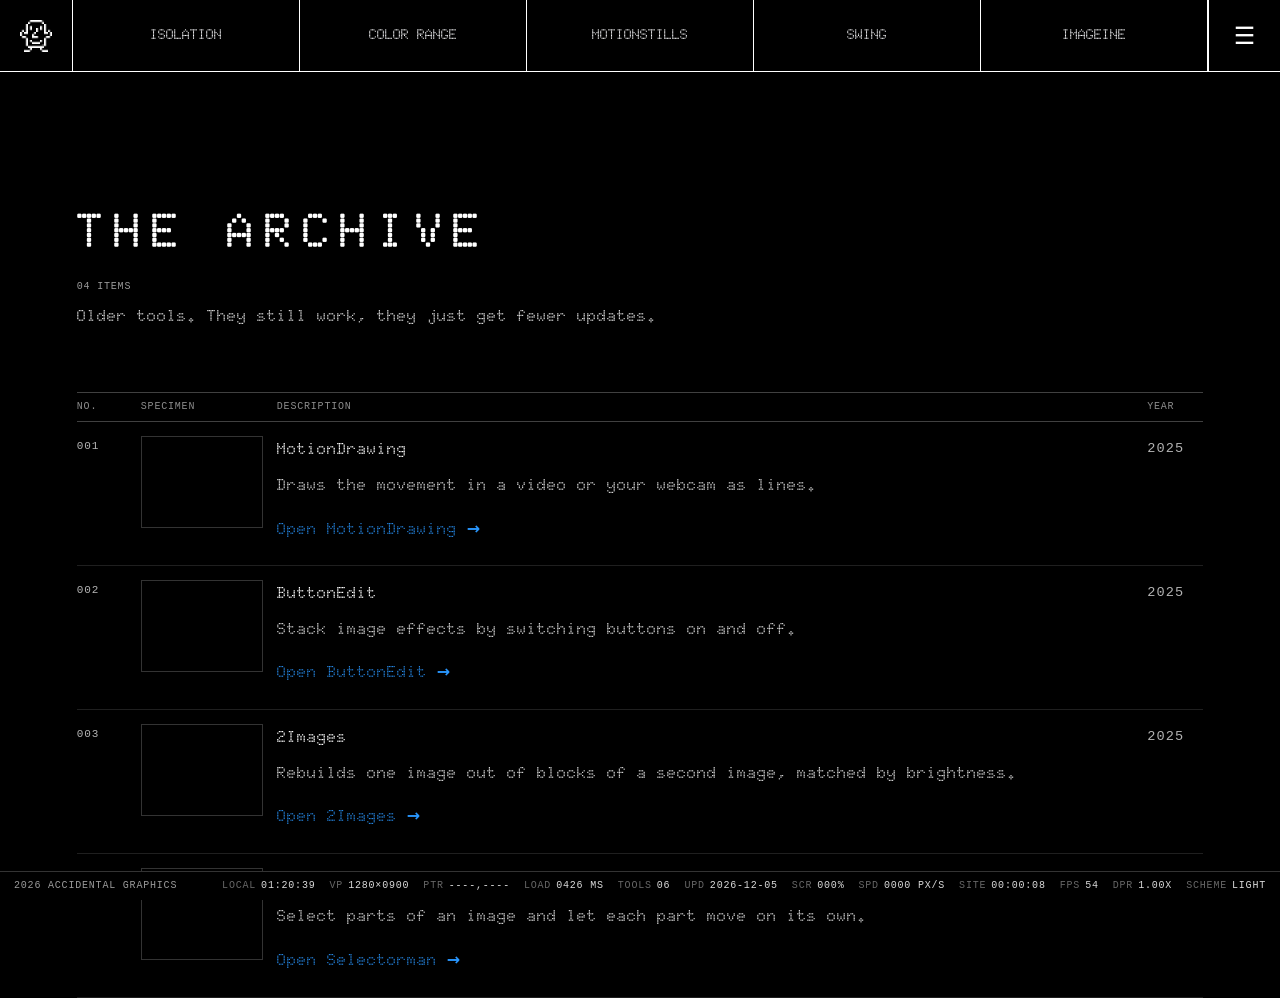
<file: archive.html>
<!DOCTYPE html>
<html lang="en">
<head>
  <meta charset="utf-8">
  <meta name="viewport" content="width=device-width, initial-scale=1, viewport-fit=cover">
  <title>Archive · Accidental Graphics</title>
  <meta name="description" content="Older Accidental Graphics tools. They still work.">
  <link rel="stylesheet" href="css/style.css">
  <link rel="stylesheet" href="css/nav.css">
  <link rel="stylesheet" href="css/data.css">
  <link rel="preconnect" href="https://fonts.googleapis.com">
  <link rel="preconnect" href="https://fonts.gstatic.com" crossorigin>
  <link href="https://fonts.googleapis.com/css2?family=Doto:wght,ROND@100..900,0..100&display=swap" rel="stylesheet">
  <link rel="icon" type="image/png" sizes="16x16" href="images/face cursor.png">
  <script defer src="scripts/navConfig.js"></script>
  <script defer src="scripts/navMenu.js"></script>
  <script src="scripts/dataLayer.js"></script>
</head>
<body>
  <main class="archive-wrapper">
    <header class="archive-hero">
      <h1>The Archive <sup class="title-count" id="archiveCount">-- ITEMS</sup></h1>
      <p class="lede" id="archiveIntro"></p>
    </header>

    <div class="archive-head" aria-hidden="true">
      <span>NO.</span><span>SPECIMEN</span><span>DESCRIPTION</span><span>YEAR</span>
    </div>
    <ul class="archive-list" id="archiveList"></ul>
  </main>
  <div class="app-year" data-live>2026 Accidental Graphics</div>

  <script>
  window.addEventListener('DOMContentLoaded', () => {
    const list = document.getElementById('archiveList');
    const intro = document.getElementById('archiveIntro');
    if (!list || !window.AGContent) return;

    AGContent.load('tools').then(data => {
      intro.textContent = data.archive_intro || '';
      intro.hidden = !data.archive_intro;
      return AGContent.tools();
    }).then(tools => {
      list.innerHTML = '';
      const archived = tools.filter(tool => tool.archived);
      document.getElementById('archiveCount').textContent = `${String(archived.length).padStart(2, '0')} ITEMS`;
      archived.forEach((tool, index) => {
        const item = document.createElement('li');
        const article = document.createElement('article');
        article.className = 'archive-details';
        item.style.setProperty('--i', index);

        const no = document.createElement('span');
        no.className = 'archive-no';
        no.textContent = String(index + 1).padStart(3, '0');
        article.appendChild(no);

        if (tool.cover && tool.isVideo) {
          const video = document.createElement('video');
          video.className = 'archive-preview';
          ['muted', 'loop', 'autoplay', 'playsinline'].forEach(attr => video.setAttribute(attr, ''));
          video.muted = true;
          video.preload = 'metadata';
          video.setAttribute('aria-hidden', 'true');
          video.src = `${tool.cover}#t=0.001`;
          article.appendChild(video);
        } else if (tool.cover) {
          const img = document.createElement('img');
          img.className = 'archive-preview';
          img.src = tool.cover;
          img.alt = '';
          img.loading = 'lazy';
          article.appendChild(img);
        }

        const body = document.createElement('div');
        const heading = document.createElement('div');
        heading.className = 'archive-heading';
        const name = document.createElement('strong');
        name.textContent = tool.name;
        heading.appendChild(name);
        body.appendChild(heading);

        if (tool.description) {
          const description = document.createElement('p');
          description.textContent = tool.description;
          body.appendChild(description);
        }

        const link = document.createElement('a');
        link.href = tool.url;
        link.textContent = `Open ${tool.name} →`;
        body.appendChild(link);

        article.appendChild(body);
        const year = document.createElement('span');
        year.className = 'archive-year';
        year.textContent = tool.year || '----';
        article.appendChild(year);
        item.appendChild(article);
        list.appendChild(item);
      });
    }).catch(() => {
      list.innerHTML = '<li><p>The archive could not be loaded. Try again in a moment.</p></li>';
    });
  });
  </script>
</body>
</html>
</file>
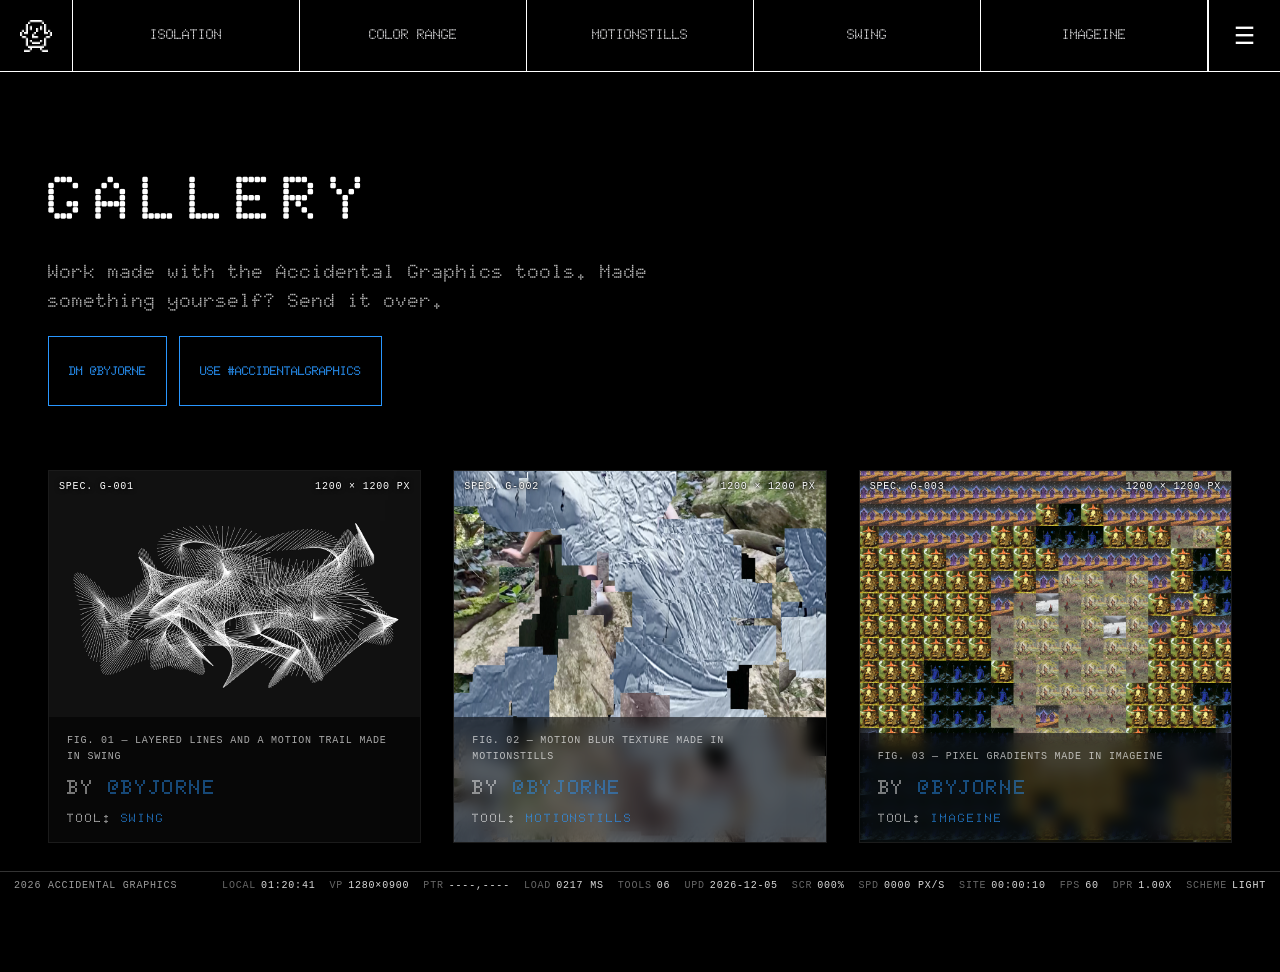
<file: gallery.html>
<!DOCTYPE html>
<html lang="en">
<head>
  <meta charset="utf-8">
  <meta name="viewport" content="width=device-width, initial-scale=1, viewport-fit=cover">
  <title>Gallery · Accidental Graphics</title>
  <meta name="description" content="Work made with the Accidental Graphics tools.">
  <link rel="stylesheet" href="css/style.css">
  <link rel="stylesheet" href="css/nav.css">
  <link rel="stylesheet" href="css/data.css">
  <link rel="preconnect" href="https://fonts.googleapis.com">
  <link rel="preconnect" href="https://fonts.gstatic.com" crossorigin>
  <link href="https://fonts.googleapis.com/css2?family=Doto:wght,ROND@100..900,0..100&display=swap" rel="stylesheet">
  <link rel="icon" type="image/png" sizes="16x16" href="images/face cursor.png">
  <script defer src="scripts/navConfig.js"></script>
  <script defer src="scripts/navMenu.js"></script>
  <script src="scripts/dataLayer.js"></script>
</head>
<body>
  <main class="gallery-wrapper">
    <section class="gallery-hero">
      <h1>Gallery</h1>
      <p class="gallery-lede" id="galleryIntro"></p>
      <div class="gallery-actions">
        <a class="gallery-action" href="https://www.instagram.com/byjorne/" target="_blank" rel="noopener noreferrer">
          DM&nbsp;@byjorne
        </a>
        <a class="gallery-action" href="https://www.instagram.com/explore/tags/accidentalgraphics/" target="_blank" rel="noopener noreferrer">
          Use&nbsp;#AccidentalGraphics
        </a>
      </div>
    </section>

    <section aria-label="Work made with the tools">
      <div class="gallery-grid" id="galleryGrid"></div>
    </section>
  </main>
  <div class="app-year" data-live>2026 Accidental Graphics</div>

  <script>
  window.addEventListener('DOMContentLoaded', () => {
    const grid = document.getElementById('galleryGrid');
    const intro = document.getElementById('galleryIntro');
    if (!grid || !window.AGContent) return;

    const link = (href, text) => {
      const a = document.createElement('a');
      a.href = href;
      a.textContent = text;
      if (/^https?:/i.test(href) && !href.startsWith(location.origin)) {
        a.target = '_blank';
        a.rel = 'noopener noreferrer';
      }
      return a;
    };

    Promise.all([AGContent.load('gallery'), AGContent.tools().catch(() => [])]).then(([data, tools]) => {
      intro.textContent = data.intro || '';
      intro.hidden = !data.intro;
      grid.innerHTML = '';

      let n = 0;
      (Array.isArray(data.items) ? data.items : []).filter(item => item && item.image).forEach(item => {
        const card = document.createElement('article');
        card.className = 'gallery-card';
        card.style.setProperty('--i', n);
        const index = ++n;

        const img = document.createElement('img');
        img.src = AGContent.resolve(item.image);
        img.alt = item.alt || (item.tool ? `Made with ${item.tool}` : 'Made with Accidental Graphics');
        img.loading = 'lazy';
        card.appendChild(img);

        // Specimen number top left, real pixel size bottom right (filled in when the image has loaded).
        const specimen = document.createElement('span');
        specimen.className = 'gallery-card__tag gallery-card__tag--tl';
        specimen.setAttribute('aria-hidden', 'true');
        specimen.textContent = `SPEC. G-${String(index).padStart(3, '0')}`;
        const dims = document.createElement('span');
        dims.className = 'gallery-card__tag gallery-card__tag--tr';
        dims.setAttribute('aria-hidden', 'true');
        const showSize = () => { dims.textContent = `${img.naturalWidth} × ${img.naturalHeight} PX`; };
        if (img.complete && img.naturalWidth) showSize(); else img.addEventListener('load', showSize, { once: true });
        card.append(specimen, dims);

        const meta = document.createElement('div');
        meta.className = 'gallery-card__meta';

        if (item.maker) {
          const credit = document.createElement('p');
          credit.className = 'gallery-card__credit';
          credit.append('by ', item.maker_link ? link(item.maker_link, item.maker) : item.maker);
          meta.appendChild(credit);
        }

        const fig = document.createElement('p');
        fig.className = 'gallery-card__fig';
        fig.textContent = `FIG. ${String(index).padStart(2, '0')} \u2014 ${(item.alt || '').replace(/^Made with .*/, '')}`.replace(/ \u2014 $/, '');
        meta.insertBefore(fig, meta.firstChild);

        if (item.tool) {
          const toolLine = document.createElement('p');
          toolLine.className = 'gallery-card__tool';
          const tool = tools.find(t => t.name.toLowerCase() === String(item.tool).toLowerCase());
          toolLine.append('Tool: ', tool ? link(tool.url, tool.name) : item.tool);
          meta.appendChild(toolLine);
        }

        if (meta.childElementCount) card.appendChild(meta);
        grid.appendChild(card);
      });
    }).catch(() => {
      grid.innerHTML = '<p>The gallery could not be loaded. Try again in a moment.</p>';
    });
  });
  </script>
</body>
</html>
</file>
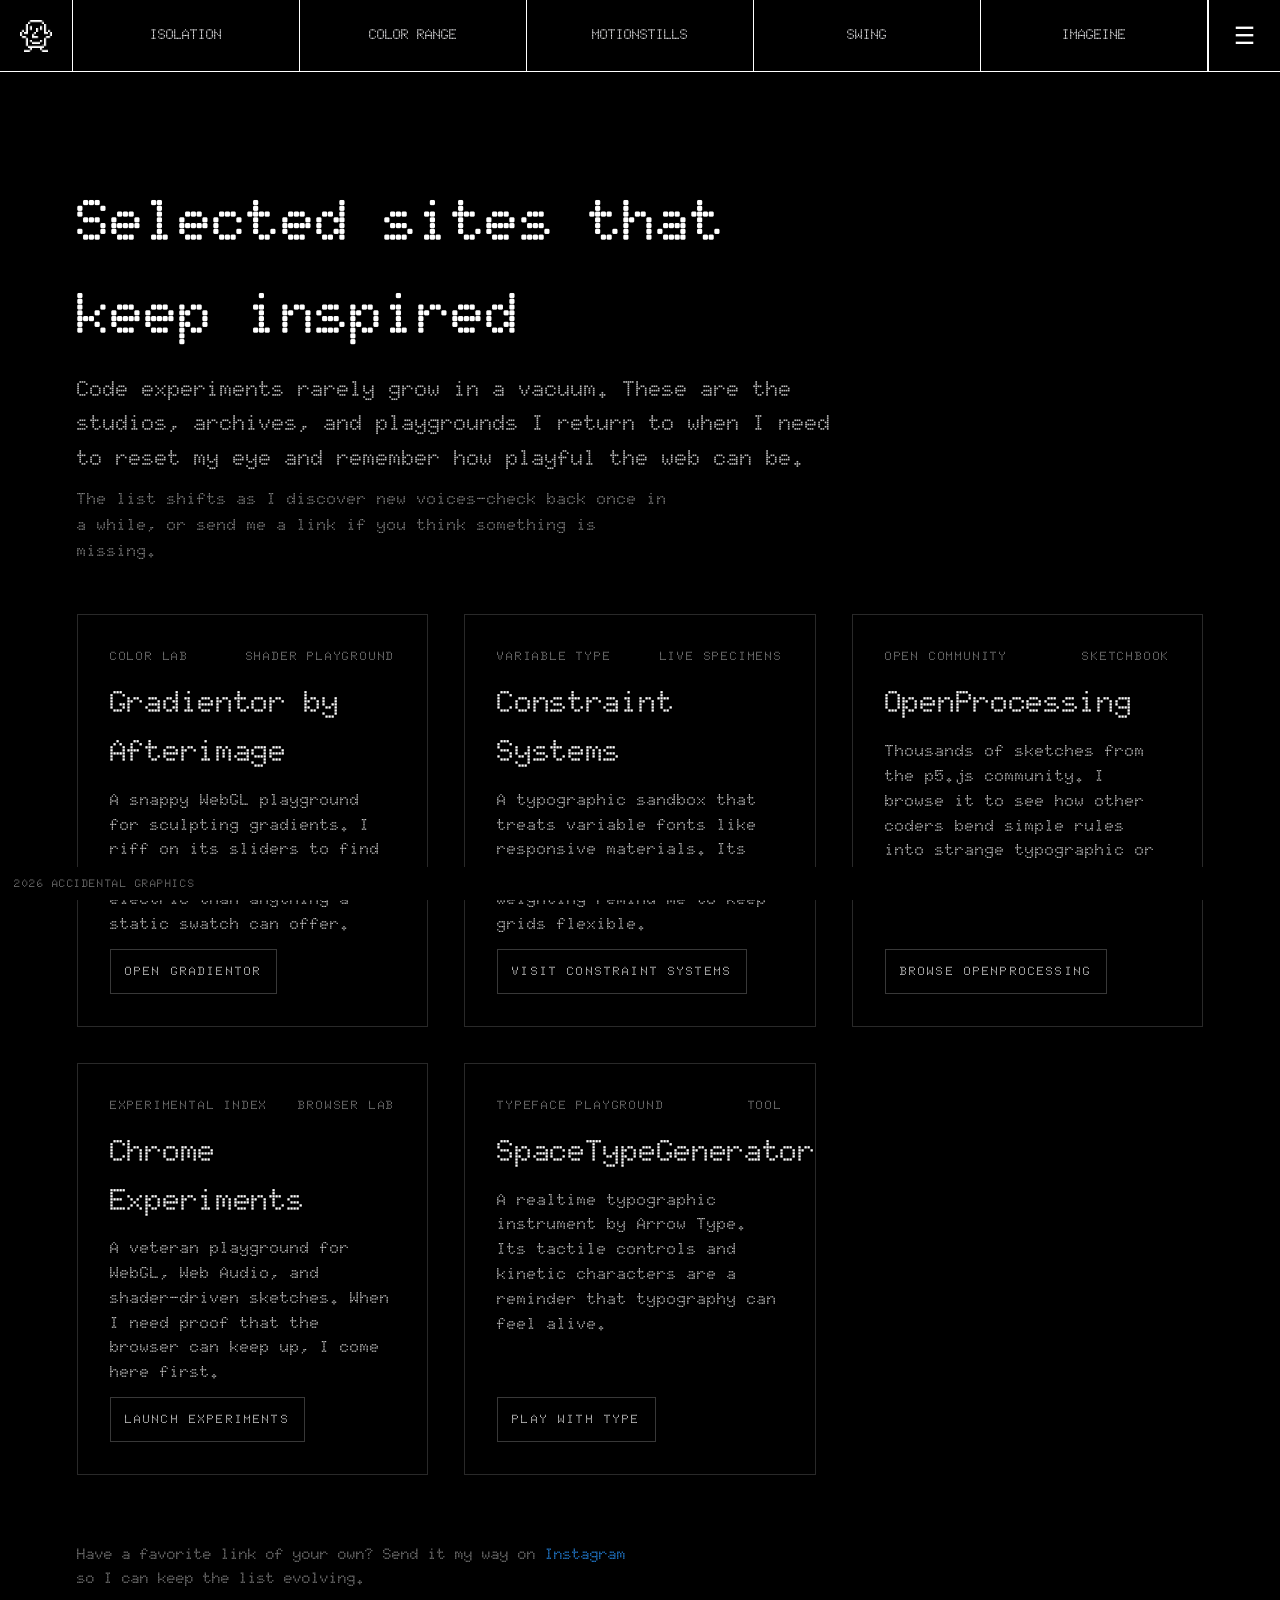
<file: inspiration.html>
<!DOCTYPE html>
<html lang="en">
<head>
  <meta charset="utf-8">
  <meta name="viewport" content="width=device-width, initial-scale=1">
  <title>Inspiration Index | Accidental Graphics</title>
  <meta name="description" content="A shortlist of other labs, studios, and archives that inspire Accidental Graphics.">
  <!-- Hidden page: not linked in the menu and kept out of search engines. -->
  <meta name="robots" content="noindex">
  <link rel="stylesheet" href="css/style.css">
  <link rel="stylesheet" href="css/nav.css">
  <link rel="preconnect" href="https://fonts.googleapis.com">
  <link rel="preconnect" href="https://fonts.gstatic.com" crossorigin>
  <link href="https://fonts.googleapis.com/css2?family=Doto:wght,ROND@100..900,0..100&display=swap" rel="stylesheet">
  <link rel="icon" type="image/png" sizes="16x16" href="images/face cursor.png">
  <script defer src="scripts/navConfig.js"></script>
  <script defer src="scripts/navMenu.js"></script>
</head>
<body>
  <main class="inspiration-page">
    <section class="inspiration-hero">
      <h1>Selected sites that keep inspired</h1>
      <p class="inspiration-lede">Code experiments rarely grow in a vacuum. These are the studios, archives, and playgrounds I return to when I need to reset my eye and remember how playful the web can be.</p>
      <p class="inspiration-note">The list shifts as I discover new voices&mdash;check back once in a while, or send me a link if you think something is missing.</p>
    </section>

    <section class="inspiration-grid" role="list" aria-label="External sites that inspire Accidental Graphics">
      <article class="inspiration-card" role="listitem">
        <div class="inspiration-card__meta">
          <span class="inspiration-card__tag">Color lab</span>
          <span class="inspiration-card__scope">Shader playground</span>
        </div>
        <h3 class="inspiration-card__title">Gradientor by Afterimage</h3>
        <p class="inspiration-card__description">A snappy WebGL playground for sculpting gradients. I riff on its sliders to find palettes that feel more electric than anything a static swatch can offer.</p>
        <a class="inspiration-card__cta" href="https://gradientor.afterimage.cc" target="_blank" rel="noopener noreferrer">Open Gradientor</a>
      </article>

      <article class="inspiration-card" role="listitem">
        <div class="inspiration-card__meta">
          <span class="inspiration-card__tag">Variable type</span>
          <span class="inspiration-card__scope">Live specimens</span>
        </div>
        <h3 class="inspiration-card__title">Constraint Systems</h3>
        <p class="inspiration-card__description">A typographic sandbox that treats variable fonts like responsive materials. Its real-time stretching and weighting remind me to keep grids flexible.</p>
        <a class="inspiration-card__cta" href="https://constraint.systems" target="_blank" rel="noopener noreferrer">Visit Constraint Systems</a>
      </article>

      <article class="inspiration-card" role="listitem">
        <div class="inspiration-card__meta">
          <span class="inspiration-card__tag">Open community</span>
          <span class="inspiration-card__scope">Sketchbook</span>
        </div>
        <h3 class="inspiration-card__title">OpenProcessing</h3>
        <p class="inspiration-card__description">Thousands of sketches from the p5.js community. I browse it to see how other coders bend simple rules into strange typographic or motion systems.</p>
        <a class="inspiration-card__cta" href="https://www.openprocessing.org/" target="_blank" rel="noopener noreferrer">Browse OpenProcessing</a>
      </article>

      <article class="inspiration-card" role="listitem">
        <div class="inspiration-card__meta">
          <span class="inspiration-card__tag">Experimental index</span>
          <span class="inspiration-card__scope">Browser lab</span>
        </div>
        <h3 class="inspiration-card__title">Chrome Experiments</h3>
        <p class="inspiration-card__description">A veteran playground for WebGL, Web Audio, and shader-driven sketches. When I need proof that the browser can keep up, I come here first.</p>
        <a class="inspiration-card__cta" href="https://experiments.withgoogle.com/collection/chrome" target="_blank" rel="noopener noreferrer">Launch experiments</a>
      </article>

      <article class="inspiration-card" role="listitem">
        <div class="inspiration-card__meta">
          <span class="inspiration-card__tag">Typeface playground</span>
          <span class="inspiration-card__scope">Tool</span>
        </div>
        <h3 class="inspiration-card__title">SpaceTypeGenerator</h3>
        <p class="inspiration-card__description">A realtime typographic instrument by Arrow Type. Its tactile controls and kinetic characters are a reminder that typography can feel alive.</p>
        <a class="inspiration-card__cta" href="https://www.spacetypegenerator.com/" target="_blank" rel="noopener noreferrer">Play with type</a>
      </article>
    </section>

    <section class="inspiration-footnote">
      <p>Have a favorite link of your own? Send it my way on <a href="https://www.instagram.com/byjorne?igsh=N3M1dWQ1Nm1hbjN4&utm_source=qr" target="_blank" rel="noopener noreferrer">Instagram</a> so I can keep the list evolving.</p>
    </section>
  </main>

  <div class="app-year">2026 Accidental Graphics</div>
</body>
</html>
</file>
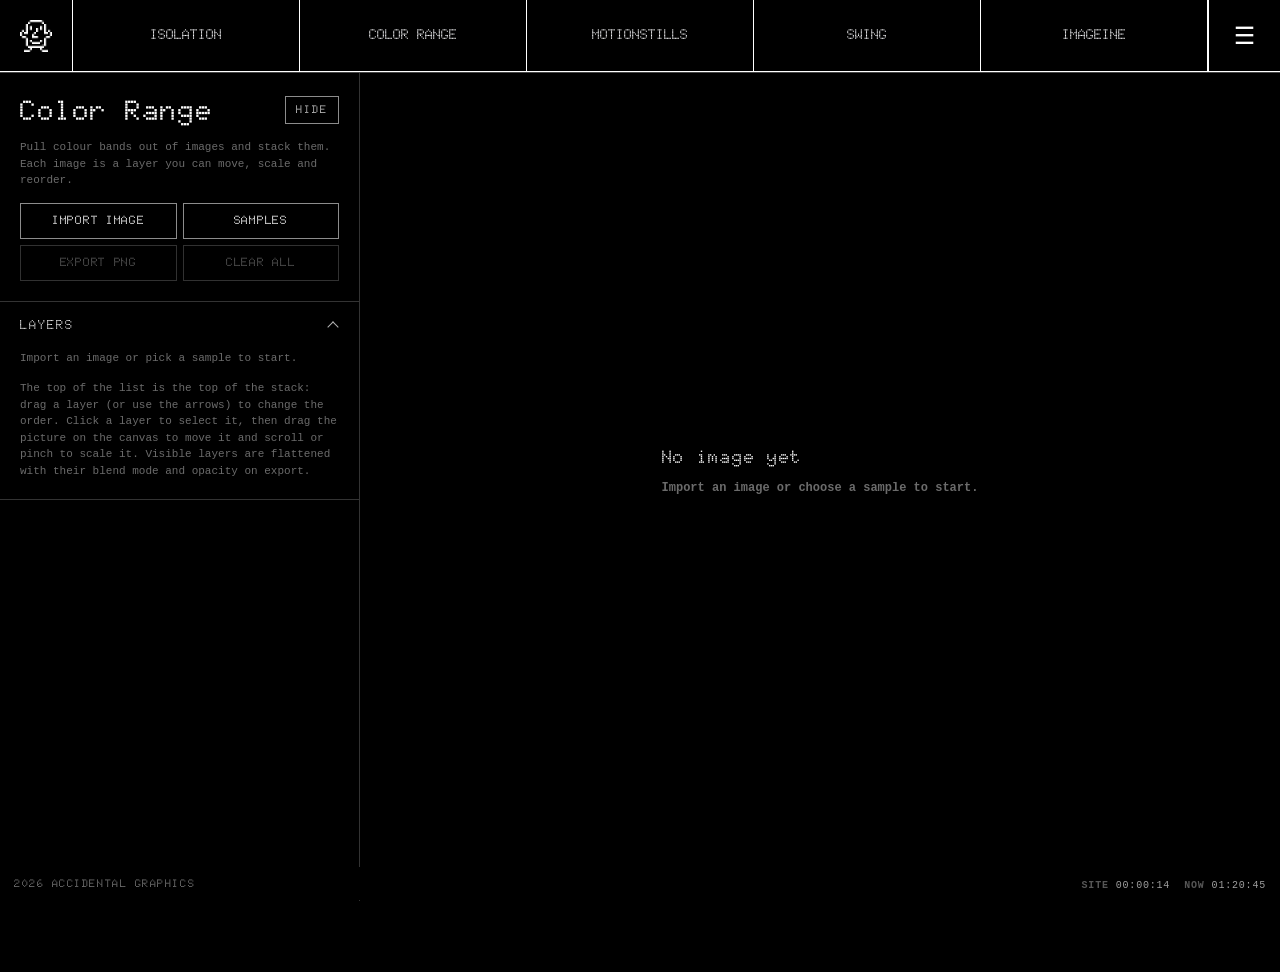
<file: apps/ColorRangeLab.html>
<!DOCTYPE html>
<html lang="en">
<head>
  <meta charset="utf-8">
  <meta name="viewport" content="width=device-width, initial-scale=1, viewport-fit=cover">
  <title>Color Range · Accidental Graphics</title>
  <meta name="description" content="Extract, paint, and layer color bands from multiple images.">
  <link rel="stylesheet" href="../css/style.css">
  <link rel="stylesheet" href="../css/nav.css">
  <link rel="stylesheet" href="../css/data.css">
  <link rel="stylesheet" href="../css/tool.css">
  <link rel="preconnect" href="https://fonts.googleapis.com">
  <link rel="preconnect" href="https://fonts.gstatic.com" crossorigin>
  <link href="https://fonts.googleapis.com/css2?family=Doto:wght,ROND@100..900,0..100&display=swap" rel="stylesheet">
  <link rel="icon" type="image/png" sizes="16x16" href="../images/face cursor.png">
  <script defer src="../scripts/navConfig.js"></script>
  <script defer src="../scripts/navMenu.js"></script>
  <script src="../scripts/dataLayer.js"></script>
  <script defer src="../scripts/settingsToggle.js" data-panel="#controls"></script>
  <script src="../scripts/savedSettings.js"></script>
  <script defer src="../scripts/sampleMedia.js"></script>
  <style>
    /* Layer cards (built in renderLayerList). Controls take their look from css/tool.css. */
    .layer-list {
      display: grid;
      gap: 8px;
    }
    html body.tool-ui:not(#_) #controls .layer-card {
      display: grid;
      gap: 14px;
      padding: 10px 12px 14px;
      border: 1px solid var(--ui-line);
      background: none;
    }
    html body.tool-ui:not(#_) #controls .layer-card.is-active {
      border-color: var(--ui-fg);
    }
    html body.tool-ui:not(#_) #controls .layer-card.is-collapsed {
      padding-bottom: 10px;
    }
    .layer-card.is-collapsed .layer-controls {
      display: none;
    }
    .layer-card__row {
      display: grid;
      grid-template-columns: auto minmax(0, 1fr) auto auto auto auto;
      align-items: center;
      gap: 8px;
    }
    html body.tool-ui:not(#_) #controls .layer-title {
      justify-content: flex-start;
      min-height: 28px;
      padding: 0 4px;
      border: 0;
      overflow: hidden;
      text-overflow: ellipsis;
      white-space: nowrap;
      text-align: left;
      font-size: 13px;
    }
    html body.tool-ui:not(#_) #controls .layer-card.is-active .layer-title::after {
      content: none;
      margin-left: 8px;
      color: var(--ui-faint);
      font-family: var(--ui-text);
      font-size: 10px;
      font-weight: 400;
      letter-spacing: 0.06em;
    }
    html body.tool-ui:not(#_) #controls .layer-icon {
      width: 26px;
      min-height: 28px;
      padding: 0;
      font-family: var(--ui-text);
      font-size: 15px;
      font-weight: 400;
    }
    .layer-controls {
      display: grid;
      gap: 14px;
    }
    html body.tool-ui:not(#_) #controls .layer-icon:disabled { opacity: .3; }
    /* Reorder by dragging a card (desktop); the arrows do the same on touch. */
    html body.tool-ui:not(#_) #controls .layer-card__row[draggable="true"] { cursor: grab; }
    html body.tool-ui:not(#_) #controls .layer-card.is-dragging { opacity: .4; }
    html body.tool-ui:not(#_) #controls .layer-card.drop-before { box-shadow: 0 -2px 0 var(--ui-fg); }
    html body.tool-ui:not(#_) #controls .layer-card.drop-after { box-shadow: 0 2px 0 var(--ui-fg); }
    .place-row { display: grid; grid-template-columns: minmax(0, 1fr) auto; gap: 6px; align-items: end; }
    #canvas.can-move { cursor: grab; }
    #canvas.is-moving { cursor: grabbing; }
    .focus-row {
      display: grid;
      grid-template-columns: 56px minmax(0, 1fr);
      gap: 6px;
    }
    html body.tool-ui:not(#_) #controls .focus-row input[type="color"] {
      height: 36px;
    }

    /* Pick hint: a small chip, so the picture is never dimmed while sampling. */
    .stage-overlay {
      position: absolute;
      top: 10px;
      left: 50%;
      max-width: calc(100% - 20px);
      padding: 6px 10px;
      border: 1px solid rgba(255, 255, 255, 0.55);
      background: #000;
      color: #fff;
      letter-spacing: 0.08em;
      text-align: center;
      opacity: 0;
      transform: translate(-50%, -6px);
      transition: opacity var(--ag-dur-2, 0.2s) var(--ag-ease-out, ease), transform var(--ag-dur-2, 0.2s) var(--ag-ease-out, ease);
      pointer-events: none;
      text-transform: uppercase;
      font-size: 0.7rem;
      z-index: 6;
    }

    .stage-overlay.is-visible {
      opacity: 1;
      transform: translate(-50%, 0);
    }

    #canvas { touch-action: none; -webkit-tap-highlight-color: transparent; -webkit-touch-callout: none; user-select: none; }
    #canvas.is-picking { cursor: crosshair; }

    /* Colour probe: ring on the sampled pixel, loupe + readout beside it (DOM only, never exported). */
    .probe-ring, .probe-loupe { position: absolute; left: 0; top: 0; pointer-events: none; z-index: 5; opacity: 0; will-change: transform; }
    .probe-ring { width: 26px; height: 26px; margin: -13px 0 0 -13px; border: 1px solid #fff; mix-blend-mode: difference; }
    .probe-ring::before, .probe-ring::after { content: ""; position: absolute; background: #fff; }
    .probe-ring::before { left: 50%; top: -7px; bottom: -7px; width: 1px; }
    .probe-ring::after { top: 50%; left: -7px; right: -7px; height: 1px; }
    .probe-loupe { width: 130px; background: #000; border: 1px solid rgba(255, 255, 255, 0.7); font: 0.62rem/1.35 ui-monospace, "SF Mono", Menlo, Consolas, monospace; letter-spacing: 0.04em; text-transform: uppercase; white-space: nowrap; color: #fff; font-variant-numeric: tabular-nums; }
    .probe-loupe.is-on, .probe-ring.is-on { opacity: 1; }
    .probe-loupe canvas { display: block; width: 128px; height: 128px; image-rendering: pixelated; }
    .probe-loupe__cell { position: absolute; left: 50%; top: 64px; width: 14px; height: 14px; margin: -7px 0 0 -7px; border: 1px solid #fff; mix-blend-mode: difference; }
    .probe-loupe__data { display: grid; padding: 4px 6px; border-top: 1px solid rgba(255, 255, 255, 0.4); }
    .probe-loupe__swatch { display: inline-block; width: 8px; height: 8px; margin-right: 5px; border: 1px solid #fff; vertical-align: -1px; }

    @media (max-width: 768px), (pointer: coarse) { body.panel-ui-page #controls select { font-size: 16px; } }

    /* Desktop: end the stage at the footer line. */
    @media (min-width: 901px) { body.panel-ui-page:not(.ag-sheet) .canvas-stage { align-self: flex-start; height: calc(100dvh - 72px - 34px); flex: 1 1 0; } }
    /* Margin around the picture for the lab data (css/data.css), which sits outside the canvas. */
    body.panel-ui-page .canvas-stage { box-sizing: border-box; padding: var(--ag-hud-band, 22px) var(--ag-hud-side, 16px); }
    /* Bottom-sheet layout: the stage is exactly the area above the sheet, the page never scrolls. */
    body.ag-sheet.panel-ui-page { height: 100dvh; overflow: hidden; --ag-nav-h: 72px; }
    @media (max-width: 480px) { body.ag-sheet.panel-ui-page { --ag-nav-h: 60px; } }
    body.ag-sheet.panel-ui-page #main {
      height: calc(100dvh - var(--ag-nav-h) - var(--ag-sheet-h, 0px));
      min-height: 0; padding: 0; overflow: hidden; border-top: 0;
      flex: none; /* ends at the sheet instead of growing to the body height */
    }
    body.ag-sheet.panel-ui-page .canvas-stage { flex: 1 1 auto; min-height: 0; padding: var(--ag-hud-band, 18px) var(--ag-hud-side, 0px); }
    body.ag-sheet .app-year { display: none; }

  </style>
</head>
<body class="app-page panel-ui-page tool-ui">
  <div id="main">
    <div id="controls">
      <header class="tool-head">
        <div class="tool-head__row">
          <h1 class="tool-title">Color Range</h1>
          <span data-settings-toggle-slot></span>
        </div>
        <p class="tool-lede">Pull colour bands out of images and stack them. Each image is a layer you can move, scale and reorder.</p>
        <div class="tool-actions">
          <label class="file-button">
            Import image
            <input id="imageInput" type="file" accept="image/*" multiple>
          </label>
          <button id="sampleChooserBtn" type="button">Samples</button>
          <button id="exportBtn" type="button" class="is-primary" disabled>Export PNG</button>
          <button id="clearBtn" type="button" disabled>Clear all</button>
        </div>
      </header>

      <details class="motion-group" open>
        <summary>Layers</summary>
        <div class="motion-group-body">
          <div class="layer-list" id="layerList">
            <p class="muted">Import an image or pick a sample to start.</p>
          </div>
          <p class="tool-hint">The top of the list is the top of the stack: drag a layer (or use the arrows) to change the order. Click a layer to select it, then drag the picture on the canvas to move it and scroll or pinch to scale it. Visible layers are flattened with their blend mode and opacity on export.</p>
        </div>
      </details>
    </div>

    <div class="canvas-stage">
      <canvas id="canvas" aria-label="Color Range canvas"></canvas>
      <div class="tool-empty" id="emptyState"><strong>No image yet</strong>Import an image or choose a sample to start.</div>
      <div class="stage-overlay" id="pickHint">Click to pick a colour</div>
      <div class="probe-ring" id="probeRing"></div>
      <div class="probe-loupe" id="probeLoupe" aria-hidden="true">
        <canvas id="probeCanvas" width="54" height="54"></canvas>
        <span class="probe-loupe__cell"></span>
        <div class="probe-loupe__data">
          <span><i class="probe-loupe__swatch" id="probeSwatch"></i><span id="probeRgb"></span></span>
          <span id="probeHex"></span>
          <span id="probeHsl"></span>
        </div>
      </div>
    </div>
  </div>
  <div class="sample-modal" id="sampleModal" aria-hidden="true">
    <div class="sample-dialog" role="dialog" aria-modal="true" aria-labelledby="sampleModalTitle">
      <div class="sample-dialog__head">
        <h2 id="sampleModalTitle" style="margin:0;">Choose sample images</h2>
        <button type="button" id="closeSampleModalBtn">Close</button>
      </div>
      <div class="sample-grid" id="sampleGrid"></div>
      <div class="sample-dialog__actions">
        <button type="button" id="cancelSampleBtn">Cancel</button>
        <button type="button" id="confirmSampleBtn">Add selected</button>
      </div>
    </div>
  </div>
  <div class="app-year">2026 Accidental Graphics</div>

  <script>
    (() => {
      const dpr = Math.min(window.devicePixelRatio || 1, 2);
      const canvas = document.getElementById('canvas');
      const ctx = canvas.getContext('2d', { willReadFrequently: true });
      const fileInput = document.getElementById('imageInput');
      const sampleChooserBtn = document.getElementById('sampleChooserBtn');
      const sampleModal = document.getElementById('sampleModal');
      const sampleGrid = document.getElementById('sampleGrid');
      const confirmSampleBtn = document.getElementById('confirmSampleBtn');
      const cancelSampleBtn = document.getElementById('cancelSampleBtn');
      const closeSampleModalBtn = document.getElementById('closeSampleModalBtn');
      const exportBtn = document.getElementById('exportBtn');
      const clearBtn = document.getElementById('clearBtn');
      const pickColorBtn = document.getElementById('pickColorBtn');
      const layerList = document.getElementById('layerList');
      const pickHint = document.getElementById('pickHint');
      const stage = canvas.parentElement;
      const probeRing = document.getElementById('probeRing');
      const probeLoupe = document.getElementById('probeLoupe');
      const probeCtx = document.getElementById('probeCanvas').getContext('2d');
      const probeSwatch = document.getElementById('probeSwatch');
      const probeText = {
        rgb: document.getElementById('probeRgb'),
        hex: document.getElementById('probeHex'),
        hsl: document.getElementById('probeHsl'),
      };
      probeCtx.imageSmoothingEnabled = false;
      const coarsePointer = window.matchMedia('(pointer: coarse)').matches;
      const hud = AGData.hud(canvas, { canvas, code: 'CRL', fps: false, slots: { specimen: 'tr' } });

      let sampleData = [
        { src: '../images/sampleimages/sample01.jpg', label: 'Sample 01' },
        { src: '../images/sampleimages/sample02.jpg', label: 'Sample 02' },
        { src: '../images/sampleimages/sample03.jpg', label: 'Sample 03' },
        { src: '../images/sampleimages/sample04.jpg', label: 'Sample 04' },
        { src: '../images/sampleimages/sample05.jpg', label: 'Sample 05' },
        { src: '../images/sampleimages/sample06.jpg', label: 'Sample 06' },
        { src: '../images/sampleimages/sample07.jpg', label: 'Sample 07' }
      ];
      const mediaSamples = window.SampleMedia?.getList?.('images') || [];
      if (mediaSamples.length) {
        sampleData = mediaSamples.map((sample, i) => ({
          src: sample.src,
          label: sample.label || `Sample ${i + 1}`,
        }));
      }
      const blendModes = ['normal', 'multiply', 'overlay', 'screen', 'lighten', 'darken', 'difference'];

      const layers = [];
      let activeLayerId = null;
      let baseAspect = 1.45;
      // Settings a new layer starts with: the last ones you used, remembered between visits.
      const layerDefaults = {
        color: '#ff9c4c',
        tolerance: 56,
        brushSize: 8,
        opacity: 0.88,
        blendMode: 'normal',
        invert: false,
      };
      let pickMode = false;
      let viewWidth = 920;
      let viewHeight = 580;
      const selectedSamples = new Set();
      let sampleModalReturnFocus = null;

      function testImageLoad(src) {
        return new Promise((resolve, reject) => {
          const img = new Image();
          if (/^https?:\/\//i.test(src)) {
            img.crossOrigin = 'anonymous';
          }
          img.onload = () => resolve(src);
          img.onerror = () => reject(new Error('Image load failed'));
          img.src = src;
        });
      }

      async function fetchImageObjectURL(src) {
        const response = await fetch(src);
        if (!response.ok) throw new Error('Failed to fetch sample image.');
        const blob = await response.blob();
        return URL.createObjectURL(blob);
      }

      function randomId() {
        return 'layer-' + Math.random().toString(16).slice(2);
      }

      function hexToRgb(hex) {
        const clean = hex.replace('#', '');
        const expanded = clean.length === 3
          ? clean.split('').map((c) => c + c).join('')
          : clean.padEnd(6, '0');
        const int = parseInt(expanded, 16);
        return {
          r: (int >> 16) & 255,
          g: (int >> 8) & 255,
          b: int & 255,
        };
      }

      function rgbToHex(r, g, b) {
        return (
          '#' +
          [r, g, b]
            .map((v) => Math.max(0, Math.min(255, v)))
            .map((v) => v.toString(16).padStart(2, '0'))
            .join('')
        );
      }

      function hueOf(r, g, b, max, min) {
        const d = max - min;
        if (!d) return 0;
        let h;
        if (max === r) h = ((g - b) / d) % 6;
        else if (max === g) h = (b - r) / d + 2;
        else h = (r - g) / d + 4;
        h *= 60;
        return h < 0 ? h + 360 : h;
      }

      function rgbToHsv(r, g, b) {
        const max = Math.max(r, g, b);
        const min = Math.min(r, g, b);
        return [hueOf(r, g, b, max, min), max ? ((max - min) / max) * 100 : 0, (max / 255) * 100];
      }

      function rgbToHsl(r, g, b) {
        const max = Math.max(r, g, b) / 255;
        const min = Math.min(r, g, b) / 255;
        const l = (max + min) / 2;
        const d = max - min;
        const [h] = rgbToHsv(r, g, b);
        return [h, d ? (d / (1 - Math.abs(2 * l - 1))) * 100 : 0, l * 100];
      }

      // The layer's image drawn at the current view size: pixels for matching, probing and the loupe.
      function getSource(layer) {
        const w = viewWidth;
        const h = viewHeight;
        const cached = layer.src;
        const key = `${layer.tx}|${layer.ty}|${layer.scale}`;
        if (cached && cached.w === w && cached.h === h && cached.key === key) return cached;
        const c = cached && cached.w === w && cached.h === h ? cached.canvas : document.createElement('canvas');
        c.width = w;
        c.height = h;
        const cx = c.getContext('2d', { willReadFrequently: true });
        const box = placedBox(layer, w, h);
        cx.drawImage(layer.image, box.x, box.y, box.w, box.h);
        layer.src = { w, h, key, canvas: c, data: cx.getImageData(0, 0, w, h).data };
        return layer.src;
      }

      // Where a layer's picture sits in the view: fitted, then scaled around its centre and moved by
      // (tx, ty), a fraction of the view size, so the placement survives a window resize.
      function placedBox(layer, w, h) {
        const fit = fitImage(layer.image, w, h);
        const bw = fit.w * layer.scale;
        const bh = fit.h * layer.scale;
        return { x: (w - bw) / 2 + layer.tx * w, y: (h - bh) / 2 + layer.ty * h, w: bw, h: bh };
      }

      // The canvas keeps the shape of the first image you loaded, also after reordering.
      function getAspect() {
        return baseAspect;
      }

      function fitImage(image, w, h) {
        const aspect = image.naturalWidth && image.naturalHeight
          ? image.naturalWidth / image.naturalHeight
          : 1;
        const stageAspect = w / h;
        let drawW, drawH;
        if (aspect > stageAspect) {
          drawW = w;
          drawH = w / aspect;
        } else {
          drawH = h;
          drawW = h * aspect;
        }
        return {
          x: (w - drawW) / 2,
          y: (h - drawH) / 2,
          w: drawW,
          h: drawH,
        };
      }

      function resizeCanvas() {
        const aspect = getAspect();
        // The stage's padding is the margin for the lab data around the canvas.
        const pad = getComputedStyle(stage);
        const maxWidth = Math.max(1, stage.clientWidth - parseFloat(pad.paddingLeft) - parseFloat(pad.paddingRight));
        const maxHeight = Math.max(1, stage.clientHeight - parseFloat(pad.paddingTop) - parseFloat(pad.paddingBottom));
        let width = maxWidth;
        let height = width / aspect;
        if (height > maxHeight) {
          height = maxHeight;
          width = height * aspect;
        }
        viewWidth = Math.max(1, Math.round(width));
        viewHeight = Math.max(1, Math.round(height));
        canvas.width = Math.max(1, Math.round(viewWidth * dpr));
        canvas.height = Math.max(1, Math.round(viewHeight * dpr));
        canvas.style.width = viewWidth + 'px';
        canvas.style.height = viewHeight + 'px';
        ctx.setTransform(dpr, 0, 0, dpr, 0, 0);
        markAllDirty();
        hud.refresh();
        draw();
      }

      function markAllDirty() {
        layers.forEach((layer) => {
          layer.dirty = true;
        });
      }

      function syncActiveHighlight() {
        const cards = layerList?.querySelectorAll('.layer-card') || [];
        cards.forEach((card) => {
          const cardId = card.getAttribute('data-layer-id');
          const isMatch = cardId === activeLayerId;
          card.classList.toggle('is-active', isMatch);
        });
      }

      function setActiveLayer(id, options = {}) {
        const { silent = false } = options;
        activeLayerId = id;
        if (silent) {
          syncActiveHighlight();
        } else {
          renderLayerList();
        }
      }

      function createLayerFromSource(src, label, revokeUrl = false) {
        const img = new Image();
        if (/^https?:\/\//i.test(src)) {
          img.crossOrigin = 'anonymous';
        }
        img.onload = () => {
          if (!layers.length && img.naturalWidth && img.naturalHeight) {
            baseAspect = img.naturalWidth / img.naturalHeight;
            resizeCanvas();
          }
          const layer = {
            id: randomId(),
            name: label || `Layer ${layers.length + 1}`,
            image: img,
            ...layerDefaults,
            visible: true,
            tx: 0,
            ty: 0,
            scale: 1,
            buffer: null,
            dirty: true,
            collapsed: false,
          };
          layers.push(layer);
          setActiveLayer(layer.id);
          hud.newSpecimen();
          render();
          if (revokeUrl) {
            URL.revokeObjectURL(src);
          }
        };
        img.onerror = () => {
          alert('Could not load that image.');
          if (revokeUrl) {
            URL.revokeObjectURL(src);
          }
        };
        img.src = src;
      }

      function rebuildLayerBuffer(layer) {
        if (!layer?.image) return;
        const t0 = performance.now();
        const { w, h, data, canvas: srcCanvas } = getSource(layer);
        if (!layer.mask || layer.mask.width !== w || layer.mask.height !== h) {
          layer.mask = new ImageData(w, h);
          layer.work = document.createElement('canvas');
          layer.work.width = w;
          layer.work.height = h;
          layer.workCtx = layer.work.getContext('2d');
          layer.blur = null;
        }
        const out = layer.mask.data;
        out.fill(0);
        const target = hexToRgb(layer.color);
        const tolerance = layer.tolerance;
        const tol2 = tolerance * tolerance;
        const feather = Math.max(0, layer.brushSize || 0);
        const featherSpan = Math.max(1, feather * 2);
        const outer2 = (tolerance + featherSpan) * (tolerance + featherSpan);
        const invert = Boolean(layer.invert);
        const [targetH] = rgbToHsv(target.r, target.g, target.b);

        // Range statistics over the pixels inside the tolerance sphere (what the HUD reports).
        let inRange = 0;
        let total = 0;
        let hMin = 0, hMax = 0, sMin = 100, sMax = 0, vMin = 100, vMax = 0;
        let hasContent = false;
        for (let i = 0; i < data.length; i += 4) {
          const a = data[i + 3];
          if (a === 0) continue;
          total++;
          const r = data[i];
          const g = data[i + 1];
          const b = data[i + 2];
          const dr = r - target.r;
          const dg = g - target.g;
          const db = b - target.b;
          const d2 = dr * dr + dg * dg + db * db;
          let cover = 0;
          if (d2 <= tol2) {
            cover = 1;
            inRange++;
            const max = r > g ? (r > b ? r : b) : (g > b ? g : b);
            const min = r < g ? (r < b ? r : b) : (g < b ? g : b);
            const sat = max ? ((max - min) / max) * 100 : 0;
            const val = (max / 255) * 100;
            if (sat < sMin) sMin = sat;
            if (sat > sMax) sMax = sat;
            if (val < vMin) vMin = val;
            if (val > vMax) vMax = val;
            if (max !== min && sat > 4) {
              let dh = hueOf(r, g, b, max, min) - targetH;
              if (dh > 180) dh -= 360; else if (dh < -180) dh += 360;
              if (dh < hMin) hMin = dh;
              if (dh > hMax) hMax = dh;
            }
          } else if (feather > 0 && d2 <= outer2) {
            cover = Math.max(0, 1 - (Math.sqrt(d2) - tolerance) / featherSpan);
          }
          if (invert) cover = 1 - cover;
          const alpha = Math.round(cover * a);
          if (alpha > 0) {
            out[i] = r;
            out[i + 1] = g;
            out[i + 2] = b;
            out[i + 3] = alpha;
            hasContent = true;
          }
        }
        layer.stats = {
          pct: total ? (inRange / total) * 100 : 0,
          hMin, hMax,
          sMin: inRange ? sMin : 0, sMax,
          vMin: inRange ? vMin : 0, vMax,
        };

        if (!hasContent) {
          // Nothing matches: show the plain image so the layer never goes blank.
          layer.buffer = srcCanvas;
        } else {
          layer.workCtx.putImageData(layer.mask, 0, 0);
          if (feather > 1) {
            if (!layer.blur) {
              layer.blur = document.createElement('canvas');
              layer.blur.width = w;
              layer.blur.height = h;
            }
            const blurCtx = layer.blur.getContext('2d');
            blurCtx.clearRect(0, 0, w, h);
            blurCtx.filter = `blur(${Math.round(feather * 0.6)}px)`;
            blurCtx.drawImage(layer.work, 0, 0);
            blurCtx.filter = 'none';
            layer.buffer = layer.blur;
          } else {
            layer.buffer = layer.work;
          }
        }
        layer.ms = performance.now() - t0;
        layer.dirty = false;
      }

      // Redraws are coalesced to one per frame (sliders fire input faster than that).
      let drawQueued = false;
      function render() {
        if (drawQueued) return;
        drawQueued = true;
        requestAnimationFrame(() => {
          drawQueued = false;
          draw();
        });
      }

      const emptyState = document.getElementById('emptyState');
      function syncEmpty() {
        const has = layers.length > 0;
        if (emptyState) emptyState.hidden = has;
        if (exportBtn) exportBtn.disabled = !has;
        if (clearBtn) clearBtn.disabled = !has;
      }

      function draw() {
        syncEmpty();
        syncCanMove();
        const displayW = viewWidth;
        const displayH = viewHeight;
        ctx.setTransform(1, 0, 0, 1, 0, 0);
        ctx.clearRect(0, 0, canvas.width, canvas.height);
        ctx.setTransform(dpr, 0, 0, dpr, 0, 0);

        layers.forEach((layer) => {
          if (!layer.visible) return;
          if (layer.dirty || !layer.buffer) {
            rebuildLayerBuffer(layer);
          }
          if (!layer.buffer) return;
          ctx.save();
          ctx.globalAlpha = layer.opacity;
          ctx.globalCompositeOperation = layer.blendMode;
          ctx.drawImage(layer.buffer, 0, 0, displayW, displayH);
          ctx.restore();
        });

        ctx.setTransform(1, 0, 0, 1, 0, 0);
        updateHud();
      }

      function signed(value) {
        return (value < 0 ? '-' : '+') + AGData.fmt(Math.abs(value), 0, 3);
      }

      function updateHud() {
        const active = layers.find((l) => l.id === activeLayerId);
        hud.set('Layers', layers.length ? AGData.fmt(layers.length, 0, 2) : null, 'n', 'tl');
        if (!active) {
          ['Source', 'Focus', 'Tol', 'Match', 'Sat', 'Val', 'Hue', 'Render'].forEach((k) => hud.set(k, null));
          return;
        }
        const t = hexToRgb(active.color);
        const [h, sat, val] = rgbToHsv(t.r, t.g, t.b);
        hud.set('Source', `${active.image.naturalWidth} × ${active.image.naturalHeight}`, 'px', 'tl');
        hud.set('Focus', `H${AGData.fmt(h, 0, 3)} S${AGData.fmt(sat, 0, 3)} V${AGData.fmt(val, 0, 3)}`, 'hsv', 'tl');
        hud.set('Tol', `±${AGData.fmt(active.tolerance, 0, 3)}`, 'rgb dist', 'tl');
        const st = active.stats;
        if (st) {
          hud.set('Match', AGData.fmt(st.pct, 1, 5), '% px', 'br');
          hud.set('Hue', `${signed(st.hMin)}…${signed(st.hMax)}`, '°', 'br');
          hud.set('Sat', `${AGData.fmt(st.sMin, 0, 3)}–${AGData.fmt(st.sMax, 0, 3)}`, '%', 'br');
          hud.set('Val', `${AGData.fmt(st.vMin, 0, 3)}–${AGData.fmt(st.vMax, 0, 3)}`, '%', 'br');
          hud.set('Render', AGData.fmt(active.ms || 0, 1, 4), 'ms', 'br');
        }
      }

      function updatePickMode(on) {
        pickMode = on;
        pickColorBtn?.classList.toggle('is-active', pickMode);
        pickColorBtn?.setAttribute('aria-pressed', String(pickMode));
        pickHint?.classList.toggle('is-visible', pickMode);
        if (pickMode && pickHint) pickHint.textContent = coarsePointer ? 'Touch and drag, release to pick' : 'Click to pick a colour';
        canvas.classList.toggle('is-picking', pickMode);
        if (!pickMode) hideProbe();
        syncCanMove();
        // The active layer's "Pick from canvas" button shows the state.
        layerList.querySelectorAll('.layer-card .focus-row button').forEach((btn) => {
          const on = pickMode && btn.closest('.layer-card')?.dataset.layerId === String(activeLayerId);
          btn.classList.toggle('is-active', on);
          btn.setAttribute('aria-pressed', String(on));
        });
      }

      // ---------- Colour probe (pointer events: mouse hover/click, touch press-drag-release) ----------
      let probing = false;
      let probeShown = false;

      function hideProbe() {
        probing = false;
        probeShown = false;
        probeRing.classList.remove('is-on');
        probeLoupe.classList.remove('is-on');
      }

      function setText(node, text) {
        if (node.textContent !== text) node.textContent = text;
      }

      // Returns the sampled colour under the pointer (or null outside the image) and moves the probe there.
      function probeAt(evt, show) {
        const active = layers.find((l) => l.id === activeLayerId);
        if (!active?.image) return null;
        const rect = canvas.getBoundingClientRect();
        const vx = (evt.clientX - rect.left) * (viewWidth / rect.width);
        const vy = (evt.clientY - rect.top) * (viewHeight / rect.height);
        const sx = Math.floor(vx);
        const sy = Math.floor(vy);
        if (sx < 0 || sy < 0 || sx >= viewWidth || sy >= viewHeight) {
          if (show) hideProbe();
          return null;
        }
        const src = getSource(active);
        const i = (sy * src.w + sx) * 4;
        if (src.data[i + 3] === 0) {
          if (show) hideProbe();
          return null;
        }
        const color = { r: src.data[i], g: src.data[i + 1], b: src.data[i + 2] };
        if (!show) return color;

        const hex = rgbToHex(color.r, color.g, color.b);
        const hsl = rgbToHsl(color.r, color.g, color.b);
        probeSwatch.style.background = hex;
        setText(probeText.rgb, `RGB ${AGData.fmt(color.r, 0, 3)} ${AGData.fmt(color.g, 0, 3)} ${AGData.fmt(color.b, 0, 3)}`);
        setText(probeText.hex, hex.toUpperCase());
        setText(probeText.hsl, `HSL ${AGData.fmt(hsl[0], 0, 3)}° ${AGData.fmt(hsl[1], 0, 3)} ${AGData.fmt(hsl[2], 0, 3)}`);
        probeCtx.clearRect(0, 0, 54, 54);
        probeCtx.drawImage(src.canvas, sx - 4, sy - 4, 9, 9, 0, 0, 54, 54);

        // Position inside the stage; a finger hides what is under it, so the loupe sits above the touch point.
        const stageRect = stage.getBoundingClientRect();
        const px = evt.clientX - stageRect.left;
        const py = evt.clientY - stageRect.top;
        const loupeW = 132;
        const loupeH = 196;
        const touch = evt.pointerType !== 'mouse';
        let lx = touch ? px - loupeW / 2 : px + 24;
        let ly = touch ? py - loupeH - 36 : py + 24;
        if (!touch && lx + loupeW > stageRect.width) lx = px - 24 - loupeW;
        if (!touch && ly + loupeH > stageRect.height) ly = py - 24 - loupeH;
        if (touch && ly < 4) ly = py + 36;
        lx = Math.max(4, Math.min(stageRect.width - loupeW - 4, lx));
        ly = Math.max(4, Math.min(stageRect.height - loupeH - 4, ly));
        probeRing.style.transform = `translate3d(${px}px, ${py}px, 0)`;
        probeLoupe.style.transform = `translate3d(${lx}px, ${ly}px, 0)`;
        if (!probeShown) {
          probeShown = true;
          probeRing.classList.add('is-on');
          probeLoupe.classList.add('is-on');
        }
        return color;
      }

      function commitPick(color) {
        const active = layers.find((l) => l.id === activeLayerId);
        if (!active || !color) return;
        active.color = rgbToHex(color.r, color.g, color.b);
        active.dirty = true;
        updatePickMode(false);
        renderLayerList();
        render();
      }

      canvas.addEventListener('pointerdown', (evt) => {
        if (!pickMode || (evt.pointerType === 'mouse' && evt.button !== 0)) return;
        evt.preventDefault();
        probing = true;
        try { canvas.setPointerCapture(evt.pointerId); } catch (err) { /* synthetic pointer */ }
        probeAt(evt, true);
      });
      canvas.addEventListener('pointermove', (evt) => {
        if (!pickMode) return;
        if (probing || evt.pointerType === 'mouse') probeAt(evt, true);
      });
      canvas.addEventListener('pointerup', (evt) => {
        if (!pickMode || !probing) return;
        const color = probeAt(evt, false);
        hideProbe();
        // Releasing outside the image cancels, so a touch can be aborted by dragging away.
        if (color) commitPick(color);
      });
      canvas.addEventListener('pointercancel', hideProbe);

      // ---------- Move and scale the selected layer on the canvas ----------
      // Drag moves it, two fingers pinch it, the scroll wheel scales it around the pointer.
      const movePointers = new Map();
      let gesture = null;
      const activeLayerObj = () => layers.find((l) => l.id === activeLayerId) || null;
      const clampScale = (v) => Math.min(4, Math.max(0.1, v));

      function syncCanMove() {
        canvas.classList.toggle('can-move', !pickMode && !!activeLayerObj());
      }

      function syncSizeSlider(layer) {
        const card = layerList.querySelector(`.layer-card[data-layer-id="${layer.id}"]`);
        const range = card?.querySelector('input[data-role="scale"]');
        if (!range) return;
        range.value = layer.scale;
        const out = range.closest('.field')?.querySelector('output');
        if (out) out.textContent = `${Math.round(layer.scale * 100)} %`;
      }

      function gestureCentre() {
        const pts = Array.from(movePointers.values());
        const x = pts.reduce((sum, p) => sum + p.x, 0) / pts.length;
        const y = pts.reduce((sum, p) => sum + p.y, 0) / pts.length;
        const dist = pts.length > 1 ? Math.hypot(pts[0].x - pts[1].x, pts[0].y - pts[1].y) : 0;
        return { x, y, dist };
      }

      function beginGesture(layer) {
        const rect = canvas.getBoundingClientRect();
        const c = gestureCentre();
        gesture = { layer, tx: layer.tx, ty: layer.ty, scale: layer.scale, x: c.x, y: c.y, dist: c.dist, rect };
      }

      // Scale by k around a point (client coords), keeping the picture under that point in place.
      function scaleAround(layer, base, k, clientX, clientY, rect) {
        const next = clampScale(base.scale * k);
        const ratio = next / base.scale;
        const px = (clientX - rect.left) / rect.width - 0.5;
        const py = (clientY - rect.top) / rect.height - 0.5;
        layer.scale = next;
        layer.tx = px - (px - base.tx) * ratio;
        layer.ty = py - (py - base.ty) * ratio;
      }

      canvas.addEventListener('pointerdown', (evt) => {
        if (pickMode) return;
        const layer = activeLayerObj();
        if (!layer || (evt.pointerType === 'mouse' && evt.button !== 0)) return;
        evt.preventDefault();
        try { canvas.setPointerCapture(evt.pointerId); } catch (err) { /* synthetic pointer */ }
        movePointers.set(evt.pointerId, { x: evt.clientX, y: evt.clientY });
        beginGesture(layer);
        canvas.classList.add('is-moving');
      });
      canvas.addEventListener('pointermove', (evt) => {
        if (!gesture || !movePointers.has(evt.pointerId)) return;
        movePointers.set(evt.pointerId, { x: evt.clientX, y: evt.clientY });
        const { layer, rect } = gesture;
        const c = gestureCentre();
        if (c.dist && gesture.dist) {
          scaleAround(layer, gesture, c.dist / gesture.dist, gesture.x, gesture.y, rect);
        } else {
          layer.scale = gesture.scale;
          layer.tx = gesture.tx;
          layer.ty = gesture.ty;
        }
        layer.tx += (c.x - gesture.x) / rect.width;
        layer.ty += (c.y - gesture.y) / rect.height;
        layer.dirty = true;
        syncSizeSlider(layer);
        render();
      });
      const endMove = (evt) => {
        if (!movePointers.delete(evt.pointerId)) return;
        if (movePointers.size && gesture) {
          beginGesture(gesture.layer);
        } else {
          gesture = null;
          canvas.classList.remove('is-moving');
        }
      };
      canvas.addEventListener('pointerup', endMove);
      canvas.addEventListener('pointercancel', endMove);
      canvas.addEventListener('wheel', (evt) => {
        if (pickMode) return;
        const layer = activeLayerObj();
        if (!layer) return;
        evt.preventDefault();
        const rect = canvas.getBoundingClientRect();
        const delta = evt.deltaMode === 1 ? evt.deltaY * 16 : evt.deltaY;
        scaleAround(layer, { scale: layer.scale, tx: layer.tx, ty: layer.ty }, Math.exp(-delta * 0.0015), evt.clientX, evt.clientY, rect);
        layer.dirty = true;
        syncSizeSlider(layer);
        render();
      }, { passive: false });
      canvas.addEventListener('pointerleave', (evt) => {
        if (evt.pointerType === 'mouse' && !probing) hideProbe();
      });

      function moveLayerTo(layer, index) {
        const from = layers.indexOf(layer);
        const to = Math.max(0, Math.min(layers.length - 1, index));
        if (from === -1 || from === to) return;
        layers.splice(from, 1);
        layers.splice(to, 0, layer);
        renderLayerList();
        render();
      }

      // Desktop drag and drop of whole cards; dropping on the upper half of a card puts the layer in
      // front of it (the list runs from the top of the stack down).
      let draggedLayer = null;
      function makeCardDraggable(card, layer) {
        if (coarsePointer) return;
        // Only the head row starts a drag, so sliders and fields inside the card keep working.
        const handle = card.querySelector('.layer-card__row');
        handle.draggable = true;
        handle.addEventListener('dragstart', (e) => {
          draggedLayer = layer;
          card.classList.add('is-dragging');
          e.dataTransfer.effectAllowed = 'move';
          try { e.dataTransfer.setData('text/plain', layer.id); } catch (err) { /* old browsers */ }
        });
        handle.addEventListener('dragend', () => {
          draggedLayer = null;
          layerList.querySelectorAll('.layer-card').forEach((c) => c.classList.remove('is-dragging', 'drop-before', 'drop-after'));
        });
        card.addEventListener('dragover', (e) => {
          if (!draggedLayer || draggedLayer === layer) return;
          e.preventDefault();
          const rect = card.getBoundingClientRect();
          const before = e.clientY < rect.top + rect.height / 2;
          card.classList.toggle('drop-before', before);
          card.classList.toggle('drop-after', !before);
        });
        card.addEventListener('dragleave', () => card.classList.remove('drop-before', 'drop-after'));
        card.addEventListener('drop', (e) => {
          if (!draggedLayer || draggedLayer === layer) return;
          e.preventDefault();
          const rect = card.getBoundingClientRect();
          const inFront = e.clientY < rect.top + rect.height / 2;
          const moving = draggedLayer;
          layers.splice(layers.indexOf(moving), 1);
          const target = layers.indexOf(layer);
          layers.splice(inFront ? target + 1 : target, 0, moving);
          draggedLayer = null;
          renderLayerList();
          render();
        });
      }

      function renderLayerList() {
        layerList.innerHTML = '';
        if (!layers.length) {
          const empty = document.createElement('p');
          empty.className = 'muted';
          empty.textContent = 'Drop in a still or load a sample to start painting.';
          layerList.appendChild(empty);
          return;
        }

        // Top of the list = top of the stack (drawn last).
        layers.slice().reverse().forEach((layer) => {
          const stackIndex = layers.indexOf(layer);
          const card = document.createElement('div');
          const isActive = layer.id === activeLayerId;
          card.className = `layer-card ${isActive ? 'is-active' : ''} ${layer.collapsed ? 'is-collapsed' : ''}`;
          card.dataset.layerId = layer.id;

          // Head: visibility, name (click = make active), rename / fold / remove.
          const row = document.createElement('div');
          row.className = 'layer-card__row';

          const visLabel = document.createElement('label');
          visLabel.className = 'check';
          visLabel.title = layer.visible ? 'Hide layer' : 'Show layer';
          const visibilityBox = document.createElement('input');
          visibilityBox.type = 'checkbox';
          visibilityBox.checked = layer.visible;
          visibilityBox.setAttribute('aria-label', `Show ${layer.name}`);
          visibilityBox.addEventListener('change', () => {
            layer.visible = visibilityBox.checked;
            renderLayerList();
            render();
          });
          visLabel.appendChild(visibilityBox);

          const title = document.createElement('button');
          title.type = 'button';
          title.className = 'layer-title';
          title.textContent = layer.name;
          title.title = isActive ? 'Active layer (double-click to rename)' : 'Make active (double-click to rename)';
          title.addEventListener('click', () => setActiveLayer(layer.id));
          title.addEventListener('dblclick', () => {
            const nextName = prompt('Rename layer', layer.name);
            if (nextName && nextName.trim()) {
              layer.name = nextName.trim();
              renderLayerList();
            }
          });

          const collapseBtn = document.createElement('button');
          collapseBtn.type = 'button';
          collapseBtn.className = 'layer-icon';
          collapseBtn.textContent = layer.collapsed ? '+' : '−';
          collapseBtn.title = layer.collapsed ? 'Show settings' : 'Hide settings';
          collapseBtn.setAttribute('aria-expanded', String(!layer.collapsed));
          collapseBtn.addEventListener('click', () => {
            layer.collapsed = !layer.collapsed;
            renderLayerList();
          });

          const removeBtn = document.createElement('button');
          removeBtn.type = 'button';
          removeBtn.className = 'layer-icon';
          removeBtn.textContent = '×';
          removeBtn.title = 'Remove layer';
          removeBtn.setAttribute('aria-label', `Remove ${layer.name}`);
          removeBtn.addEventListener('click', () => {
            const idx = layers.findIndex((l) => l.id === layer.id);
            if (idx === -1) return;
            layers.splice(idx, 1);
            const fallback = layers[idx] || layers[idx - 1];
            setActiveLayer(fallback ? fallback.id : null);
            render();
          });

          const upBtn = document.createElement('button');
          upBtn.type = 'button';
          upBtn.className = 'layer-icon';
          upBtn.textContent = '↑';
          upBtn.title = 'Move up (in front)';
          upBtn.setAttribute('aria-label', `Move ${layer.name} up`);
          upBtn.disabled = stackIndex === layers.length - 1;
          upBtn.addEventListener('click', () => moveLayerTo(layer, stackIndex + 1));
          const downBtn = document.createElement('button');
          downBtn.type = 'button';
          downBtn.className = 'layer-icon';
          downBtn.textContent = '↓';
          downBtn.title = 'Move down (behind)';
          downBtn.setAttribute('aria-label', `Move ${layer.name} down`);
          downBtn.disabled = stackIndex === 0;
          downBtn.addEventListener('click', () => moveLayerTo(layer, stackIndex - 1));

          row.append(visLabel, title, upBtn, downBtn, collapseBtn, removeBtn);
          card.appendChild(row);
          makeCardDraggable(card, layer);

          // Colour to isolate: swatch + pick it from the canvas.
          const focusRow = document.createElement('div');
          focusRow.className = 'focus-row';
          const colorInput = document.createElement('input');
          colorInput.type = 'color';
          colorInput.value = layer.color;
          colorInput.title = 'Colour to keep';
          colorInput.setAttribute('aria-label', 'Colour to keep');
          const handleColor = (value) => {
            if (!value) return;
            layer.color = value;
            layer.dirty = true;
            render();
          };
          colorInput.addEventListener('input', (e) => handleColor(e.target.value));
          colorInput.addEventListener('change', (e) => handleColor(e.target.value));
          colorInput.addEventListener('focus', () => setActiveLayer(layer.id, { silent: true }));
          const pickBtn = document.createElement('button');
          pickBtn.type = 'button';
          pickBtn.textContent = 'Pick from canvas';
          const picking = pickMode && isActive;
          pickBtn.classList.toggle('is-active', picking);
          pickBtn.setAttribute('aria-pressed', String(picking));
          pickBtn.addEventListener('click', () => {
            const turnOn = !(pickMode && layer.id === activeLayerId);
            layer.collapsed = false;
            setActiveLayer(layer.id);
            renderLayerList();
            updatePickMode(turnOn);
          });
          focusRow.append(colorInput, pickBtn);

          const controlsWrap = document.createElement('div');
          controlsWrap.className = 'layer-controls';
          const focusField = document.createElement('div');
          focusField.className = 'field';
          const focusLabel = document.createElement('label');
          focusLabel.textContent = 'Colour to keep';
          focusField.append(focusLabel, focusRow);
          controlsWrap.appendChild(focusField);

          // label + value above a slider (tool.css .field).
          const slider = (text, min, max, step, value, format, onInput) => {
            const field = document.createElement('div');
            field.className = 'field';
            const label = document.createElement('label');
            const name = document.createElement('span');
            name.textContent = text;
            const out = document.createElement('output');
            out.textContent = format(value);
            label.append(name, out);
            const range = document.createElement('input');
            range.type = 'range';
            range.min = min;
            range.max = max;
            range.step = step;
            range.value = value;
            range.setAttribute('aria-label', text);
            range.dataset.agReadout = '1';
            range.addEventListener('input', (e) => {
              const shown = onInput(parseFloat(e.target.value));
              out.textContent = format(shown);
              AGData.tick(out);
              render();
            });
            range.addEventListener('change', () => setActiveLayer(layer.id, { silent: true }));
            field.append(label, range);
            controlsWrap.appendChild(field);
          };
          slider('Tolerance', 8, 160, 1, layer.tolerance, (v) => `${v}`, (v) => {
            layer.tolerance = Number.isFinite(v) ? v : layer.tolerance;
            layer.dirty = true;
            return layer.tolerance;
          });
          slider('Soft edge', 0, 24, 1, layer.brushSize, (v) => `${v} px`, (v) => {
            layer.brushSize = Number.isFinite(v) ? v : layer.brushSize;
            layer.dirty = true;
            return layer.brushSize;
          });
          slider('Opacity', 0.1, 1, 0.05, layer.opacity, (v) => `${Math.round(v * 100)} %`, (v) => {
            layer.opacity = Number.isFinite(v) ? v : layer.opacity;
            return layer.opacity;
          });
          slider('Size', 0.1, 4, 0.01, layer.scale, (v) => `${Math.round(v * 100)} %`, (v) => {
            layer.scale = Number.isFinite(v) ? v : layer.scale;
            layer.dirty = true;
            return layer.scale;
          });
          const sizeField = controlsWrap.lastElementChild;
          sizeField.querySelector('input').dataset.role = 'scale';
          const placeRow = document.createElement('div');
          placeRow.className = 'place-row';
          const placeHint = document.createElement('p');
          placeHint.className = 'tool-hint';
          placeHint.textContent = 'Drag the picture on the canvas to move it.';
          const resetBtn = document.createElement('button');
          resetBtn.type = 'button';
          resetBtn.textContent = 'Reset';
          resetBtn.title = 'Back to the original size and position';
          resetBtn.addEventListener('click', () => {
            layer.tx = 0;
            layer.ty = 0;
            layer.scale = 1;
            layer.dirty = true;
            setActiveLayer(layer.id);
            render();
          });
          placeRow.append(placeHint, resetBtn);
          controlsWrap.appendChild(placeRow);

          const blendField = document.createElement('div');
          blendField.className = 'field field--inline';
          const blendText = document.createElement('label');
          blendText.textContent = 'Blend';
          const blendSelect = document.createElement('select');
          blendSelect.setAttribute('aria-label', 'Blend mode');
          blendModes.forEach((mode) => {
            const opt = document.createElement('option');
            opt.value = mode;
            opt.textContent = mode.replace(/-/g, ' ');
            if (mode === layer.blendMode) opt.selected = true;
            blendSelect.appendChild(opt);
          });
          blendSelect.addEventListener('change', (e) => {
            layer.blendMode = e.target.value;
            render();
            setActiveLayer(layer.id);
          });
          blendField.append(blendText, blendSelect);
          controlsWrap.appendChild(blendField);

          const invertLabel = document.createElement('label');
          invertLabel.className = 'check';
          const invertBox = document.createElement('input');
          invertBox.type = 'checkbox';
          invertBox.checked = Boolean(layer.invert);
          invertBox.addEventListener('change', () => {
            layer.invert = invertBox.checked;
            layer.dirty = true;
            setActiveLayer(layer.id, { silent: true });
            render();
          });
          invertLabel.append(invertBox, document.createTextNode('Keep everything except this colour'));
          controlsWrap.appendChild(invertLabel);

          card.appendChild(controlsWrap);

          layerList.appendChild(card);
        });
      }

      function buildSampleGrid() {
        if (!sampleGrid || sampleGrid.childElementCount) return;
        if (!sampleData.length) {
          const empty = document.createElement('p');
          empty.className = 'muted';
          empty.textContent = 'No sample images available.';
          sampleGrid.appendChild(empty);
          return;
        }
        sampleData.forEach((item, index) => {
          const tile = document.createElement('button');
          tile.type = 'button';
          tile.className = 'sample-tile';
          tile.setAttribute('aria-pressed', 'false');
          tile.dataset.src = item.src;
          tile.dataset.label = item.label || `Sample ${index + 1}`;
          const img = document.createElement('img');
          img.src = item.src;
          img.alt = item.label || `Sample ${index + 1}`;
          const label = document.createElement('div');
          label.className = 'sample-tile__label';
          label.textContent = item.label || `Sample ${index + 1}`;
          tile.appendChild(img);
          tile.appendChild(label);
          tile.addEventListener('click', () => {
            const key = tile.dataset.src;
            if (selectedSamples.has(key)) {
              selectedSamples.delete(key);
              tile.classList.remove('is-selected');
              tile.setAttribute('aria-pressed', 'false');
            } else {
              selectedSamples.add(key);
              tile.classList.add('is-selected');
              tile.setAttribute('aria-pressed', 'true');
            }
          });
          sampleGrid.appendChild(tile);
        });
      }

      function openSampleModal() {
        if (!sampleData.length) {
          alert('No sample images available.');
          return;
        }
        selectedSamples.clear();
        sampleModalReturnFocus = document.activeElement;
        sampleGrid?.querySelectorAll('.sample-tile').forEach((tile) => {
          tile.classList.remove('is-selected');
          tile.setAttribute('aria-pressed', 'false');
        });
        buildSampleGrid();
        sampleModal?.classList.add('is-open');
        sampleModal?.setAttribute('aria-hidden', 'false');
        document.body.classList.add('modal-open');
        requestAnimationFrame(() => sampleGrid?.querySelector('button')?.focus());
      }

      function closeSampleModal() {
        sampleModal?.classList.remove('is-open');
        sampleModal?.setAttribute('aria-hidden', 'true');
        document.body.classList.remove('modal-open');
        sampleModalReturnFocus?.focus?.();
        sampleModalReturnFocus = null;
      }

      fileInput?.addEventListener('change', (e) => {
        const files = Array.from(e.target.files || []);
        if (!files.length) return;
        files.forEach((file) => {
          const url = URL.createObjectURL(file);
          const name = file.name.replace(/\.[^/.]+$/, '');
          createLayerFromSource(url, name, true);
        });
        fileInput.value = '';
      });

      sampleChooserBtn?.addEventListener('click', openSampleModal);

      confirmSampleBtn?.addEventListener('click', async () => {
        const picks = selectedSamples.size
          ? Array.from(selectedSamples)
          : [sampleData[0]?.src].filter(Boolean);
        if (!picks.length) return;
        for (let i = 0; i < picks.length; i++) {
          const src = picks[i];
          const match = sampleData.find((s) => s.src === src);
          const label = match?.label || `Sample ${i + 1}`;
          try {
            let resolvedSrc = src;
            let revoke = false;
            try {
              await testImageLoad(src);
            } catch {
              resolvedSrc = await fetchImageObjectURL(src);
              revoke = true;
            }
            createLayerFromSource(resolvedSrc, label, revoke);
          } catch (err) {
            console.error(err);
            alert('Could not load one of the samples.');
          }
        }
        closeSampleModal();
      });

      cancelSampleBtn?.addEventListener('click', closeSampleModal);
      closeSampleModalBtn?.addEventListener('click', closeSampleModal);
      sampleModal?.addEventListener('click', (e) => {
        if (e.target === sampleModal) {
          closeSampleModal();
        }
      });
      window.addEventListener('keydown', (e) => {
        if (e.key === 'Escape' && sampleModal?.classList.contains('is-open')) {
          closeSampleModal();
        }
      });

      exportBtn?.addEventListener('click', () => {
        if (!layers.length) return;
        draw();
        // The probe and HUD are DOM overlays, so the PNG holds the artwork only.
        canvas.toBlob(async (blob) => {
          if (!blob) return;
          const file = new File([blob], 'color-range-lab.png', { type: 'image/png' });
          if (coarsePointer && navigator.canShare && navigator.canShare({ files: [file] })) {
            try {
              await navigator.share({ files: [file], title: 'Color Range' });
              return;
            } catch (err) {
              if (err && err.name === 'AbortError') return;
            }
          }
          const url = URL.createObjectURL(blob);
          const link = document.createElement('a');
          link.href = url;
          link.download = 'color-range-lab.png';
          document.body.appendChild(link);
          link.click();
          link.remove();
          setTimeout(() => URL.revokeObjectURL(url), 4000);
        }, 'image/png');
      });

      clearBtn?.addEventListener('click', () => {
        layers.splice(0, layers.length);
        baseAspect = 1.45;
        updatePickMode(false);
        setActiveLayer(null);
        hud.newSpecimen();
        resizeCanvas();
      });

      pickColorBtn?.addEventListener('click', () => {
        if (!layers.length) return;
        updatePickMode(!pickMode);
      });

      // The sheet animates the stage height: resize the canvas once it settles, not on every frame.
      let resizeTimer = 0;
      const scheduleResize = () => {
        clearTimeout(resizeTimer);
        resizeTimer = setTimeout(resizeCanvas, 90);
      };
      window.addEventListener('resize', scheduleResize);
      if (window.ResizeObserver) new ResizeObserver(scheduleResize).observe(stage);
      requestAnimationFrame(resizeCanvas);

      // Remember the layer settings between visits (scripts/savedSettings.js). Images are not stored,
      // so the settings of the layer you last worked on become the start for the next image you load.
      AGSettings.persist('colorrangelab', {
        get: () => {
          const active = layers.find((l) => l.id === activeLayerId);
          if (active) {
            Object.keys(layerDefaults).forEach((key) => {
              layerDefaults[key] = active[key];
            });
          }
          return layerDefaults;
        },
        set: (saved) => {
          if (/^#[0-9a-f]{6}$/i.test(saved.color)) layerDefaults.color = saved.color;
          if (Number.isFinite(saved.tolerance)) layerDefaults.tolerance = Math.min(160, Math.max(8, saved.tolerance));
          if (Number.isFinite(saved.brushSize)) layerDefaults.brushSize = Math.min(24, Math.max(0, saved.brushSize));
          if (Number.isFinite(saved.opacity)) layerDefaults.opacity = Math.min(1, Math.max(0.1, saved.opacity));
          if (blendModes.includes(saved.blendMode)) layerDefaults.blendMode = saved.blendMode;
          if (typeof saved.invert === 'boolean') layerDefaults.invert = saved.invert;
        },
      });
    })();
  </script>
</body>
</html>
</file>
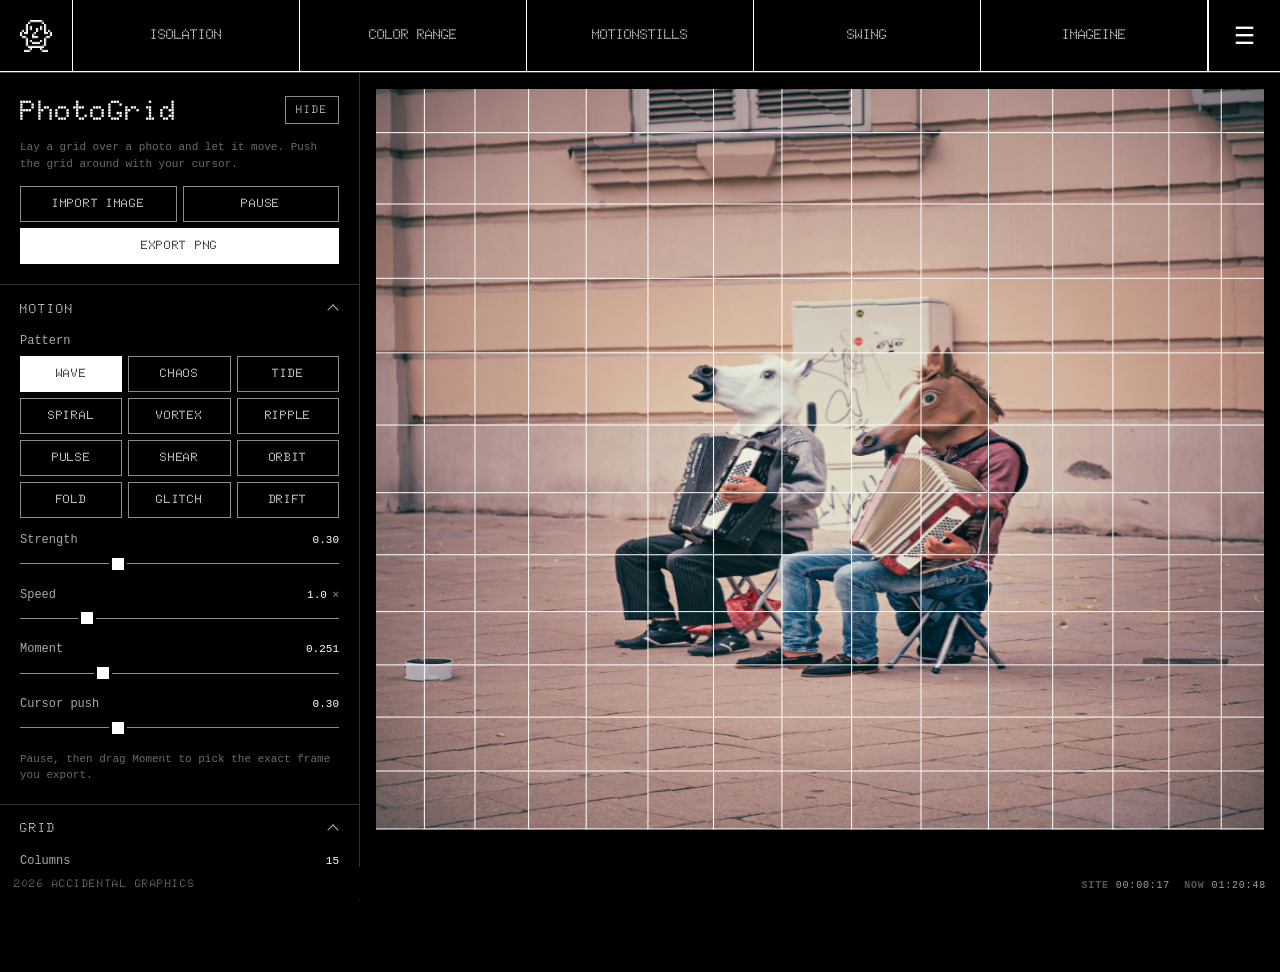
<file: apps/fotogrid.html>
<!DOCTYPE html>
<html lang="en">

<head>
  <meta charset="utf-8">
  <meta name="viewport" content="width=device-width, initial-scale=1, viewport-fit=cover">
  <title>PhotoGrid · Accidental Graphics</title>
  <meta name="description" content="Warp a photo into animated grids and export the result.">
  <link rel="stylesheet" href="../css/style.css">
  <link rel="stylesheet" href="../css/nav.css">
  <link rel="stylesheet" href="../css/data.css">
  <link rel="stylesheet" href="../css/tool.css">
  <link rel="preconnect" href="https://fonts.googleapis.com">
  <link rel="preconnect" href="https://fonts.gstatic.com" crossorigin>
  <link href="https://fonts.googleapis.com/css2?family=Doto:wght,ROND@100..900,0..100&display=swap" rel="stylesheet">
  <link rel="icon" type="image/png" sizes="16x16" href="../images/face cursor.png">
  <script defer src="../scripts/navConfig.js"></script>
  <script defer src="../scripts/navMenu.js"></script>
  <script src="../scripts/dataLayer.js"></script>
  <script defer src="../scripts/settingsToggle.js" data-panel="#controls"></script>
  <script src="../scripts/savedSettings.js"></script>
  <style>
    /* The canvas bitmap always matches its CSS box (see resizeCanvas), so pointer maths and exports agree. */
    #main > canvas {
      display: block;
      touch-action: none;
      -webkit-tap-highlight-color: transparent;
      -webkit-touch-callout: none;
      -webkit-user-select: none;
      user-select: none;
    }
    @media (min-width: 901px) {
      body.app-page #main > canvas {
        flex: 1 1 0;
        min-width: 0;
        min-height: 0;
        width: auto;
        height: auto;
        max-width: none;
        max-height: none;
        align-self: flex-start;
        /* Stops above the fixed footer, with a margin for the lab data (css/data.css) outside the canvas. */
        margin: var(--ag-hud-band, 22px) var(--ag-hud-side, 16px) 0;
        height: calc(100dvh - var(--fg-top, 72px) - 1px - var(--fg-foot, 34px) - 2 * var(--ag-hud-band, 22px));
      }
    }
    /* Stacked layout without the sheet (tablet widths with a mouse). */
    @media (max-width: 900px) {
      body:not(.ag-sheet).app-page #main > canvas {
        width: 100%;
        height: min(70dvh, 640px);
        max-width: none;
        max-height: none;
      }
    }
    #gridColor {
      height: 40px;
      padding: 0;
      cursor: pointer;
    }
    /* Mobile bottom sheet (scripts/settingsToggle.js): canvas fills the area above the sheet. */
    body.ag-sheet.app-page {
      height: 100dvh;
      min-height: 0;
      overflow: hidden;
    }
    /* Not positioned: the sheet inside has to stack above the footer bar. */
    body.ag-sheet.app-page #main {
      height: calc(100dvh - var(--fg-top, 72px) - var(--ag-sheet-h, 0px));
      min-height: 0;
      /* Room for the lab data above and below the canvas. */
      padding: var(--ag-hud-band, 18px) 0;
      /* Not flex-grown to the body height: the canvas has to end at the sheet, with the data below it. */
      flex: none;
      border-top: 1px solid rgba(255, 255, 255, 0.28);
      overflow: hidden;
    }
    body.ag-sheet.app-page #main > canvas {
      flex: 1 1 auto;
      width: 100%;
      height: 100%;
      min-height: 0;
      max-width: none;
      max-height: none;
    }
    body.ag-sheet #controls button,
    body.ag-sheet #controls .file-button,
    body.ag-sheet #controls .mode-btn {
      min-height: 44px;
    }
    body.ag-sheet #controls .motion-group > summary {
      min-height: 48px;
    }
    body.ag-sheet #controls input[type="range"] {
      min-height: 36px;
    }
    body.ag-sheet #controls input[type="color"] {
      min-height: 44px;
    }
  </style>
</head>

<body class="app-page panel-ui-page tool-ui">

  <!-- Main layout: sidebar links + canvas rechts -->
<div id="main">
  <!-- Controls / sidebar -->
  <div id="controls">
    <header class="tool-head">
      <div class="tool-head__row">
        <h1 class="tool-title">PhotoGrid</h1>
        <span data-settings-toggle-slot></span>
      </div>
      <p class="tool-lede">Lay a grid over a photo and let it move. Push the grid around with your cursor.</p>
      <div class="tool-actions">
        <label class="file-button">
          Import image
          <input type="file" id="imageInput" accept="image/*">
        </label>
        <button type="button" id="pauseBtn">Pause</button>
        <button type="button" id="exportBtn" class="is-primary is-wide">Export PNG</button>
      </div>
    </header>

    <details class="motion-group" open>
      <summary>Motion</summary>
      <div class="motion-group-body">
        <div class="field">
          <label id="animationModeLabel">Pattern</label>
          <div class="mode-buttons" role="group" aria-labelledby="animationModeLabel">
            <button type="button" data-mode="wave" class="mode-btn is-active" aria-pressed="true">Wave</button>
            <button type="button" data-mode="chaotic" class="mode-btn">Chaos</button>
            <button type="button" data-mode="tide" class="mode-btn">Tide</button>
            <button type="button" data-mode="spiral" class="mode-btn">Spiral</button>
            <button type="button" data-mode="vortex" class="mode-btn">Vortex</button>
            <button type="button" data-mode="ripple-shift" class="mode-btn">Ripple</button>
            <button type="button" data-mode="pulse" class="mode-btn">Pulse</button>
            <button type="button" data-mode="shear" class="mode-btn">Shear</button>
            <button type="button" data-mode="orbit" class="mode-btn">Orbit</button>
            <button type="button" data-mode="fold" class="mode-btn">Fold</button>
            <button type="button" data-mode="glitch" class="mode-btn">Glitch</button>
            <button type="button" data-mode="drift" class="mode-btn">Drift</button>
          </div>
        </div>
        <div class="field">
          <label for="distortion">Strength</label>
          <input type="range" id="distortion" min="0" max="1" step="0.01" value="0.3" class="slider">
        </div>
        <div class="field">
          <label for="speed">Speed</label>
          <input type="range" id="speed" min="0" max="5" step="0.1" value="1" class="slider" data-unit="×">
        </div>
        <div class="field">
          <label for="timeScrub">Moment</label>
          <input type="range" id="timeScrub" min="0" max="1" step="0.001" value="0" class="slider">
        </div>
        <div class="field">
          <label for="pointerPush">Cursor push</label>
          <input type="range" id="pointerPush" min="0" max="1" step="0.05" value="0.3" class="slider">
        </div>
        <p class="tool-hint">Pause, then drag Moment to pick the exact frame you export.</p>
      </div>
    </details>

    <details class="motion-group" open>
      <summary>Grid</summary>
      <div class="motion-group-body">
        <div class="field">
          <label for="gridRes">Columns</label>
          <input type="range" id="gridRes" min="4" max="40" value="15" class="slider">
        </div>
        <div class="field">
          <label for="lineThickness">Line width</label>
          <input type="range" id="lineThickness" min="0" max="5" step="0.1" value="1" class="slider" data-unit="px">
        </div>
        <div class="field field--inline">
          <label for="gridColor">Line colour</label>
          <input type="color" id="gridColor" value="#ffffff">
        </div>
        <label class="check"><input type="checkbox" id="showGridBox" checked> Show grid lines</label>
      </div>
    </details>

    <details class="motion-group">
      <summary>Sample images</summary>
      <div class="motion-group-body">
        <div class="sample-loader sample-loader--carousel">
          <div class="sample-carousel-controls">
            <button type="button" id="photoGridSamplePrev" aria-label="Previous sample">&#8592;</button>
            <span class="sample-carousel-name" id="photoGridSampleName">Sample 01</span>
            <button type="button" id="photoGridSampleNext" aria-label="Next sample">&#8594;</button>
          </div>
          <div class="sample-preview" id="photoGridSamplePreview"></div>
          <button type="button" id="photoGridSampleBtn">Use this sample</button>
        </div>
      </div>
    </details>
  </div>

  <!-- Canvas rechts -->
  <canvas id="canvas"></canvas>
</div>


<div class="app-year">2026 Accidental Graphics</div>

<script src="../scripts/sampleMedia.js"></script>
<script>
const canvas = document.getElementById('canvas');
const ctx = canvas.getContext('2d');

const imgInput = document.getElementById('imageInput');
const sampleBtn = document.getElementById('photoGridSampleBtn');
const samplePreview = document.getElementById('photoGridSamplePreview');
const sampleName = document.getElementById('photoGridSampleName');
const samplePrevBtn = document.getElementById('photoGridSamplePrev');
const sampleNextBtn = document.getElementById('photoGridSampleNext');
const gridResSlider = document.getElementById('gridRes');
const distortionSlider = document.getElementById('distortion');
const speedSlider = document.getElementById('speed');
const pauseBtn = document.getElementById('pauseBtn');
const timeScrub = document.getElementById('timeScrub');
const modeButtons = Array.from(document.querySelectorAll('.mode-btn'));
const lineThicknessSlider = document.getElementById('lineThickness');
const gridColorInput = document.getElementById('gridColor');
const pointerPushSlider = document.getElementById('pointerPush');
const exportBtn = document.getElementById('exportBtn');
const showGridBox = document.getElementById('showGridBox');

let img = new Image();
let gridRes = +gridResSlider.value;
let distortion = +distortionSlider.value;
let speed = +speedSlider.value;
let mode = 'wave';
let lineThickness = +lineThicknessSlider.value;
let gridColor = gridColorInput.value;
let pointerPush = +pointerPushSlider.value;
let time = 0;
let showGrid = true;
let isPaused = false;
let isScrubbing = false;
let dirty = true; // a still frame is only redrawn when something changed

// Grid points in flat arrays (index = row * (cols + 1) + col): rest position o*, animated position p*.
let cols = 0, rows = 0;
let oxs = new Float32Array(0), oys = new Float32Array(0), pxs = new Float32Array(0), pys = new Float32Array(0);
// The photo is stretched to the canvas once; every triangle then samples this texture, not the full-size photo.
const tex = document.createElement('canvas');
let hasImage = false;

// Pointer: eased position and strength, so the grid gives way and settles back instead of snapping.
const pointer = { x: 0, y: 0, tx: 0, ty: 0, strength: 0, target: 0 };
const POINTER_RADIUS = 0.22; // of the shorter canvas side

// ---- layout -------------------------------------------------------------------------------------------
function fitInsets(){
  const nav = document.querySelector('.site-nav');
  if (nav) document.documentElement.style.setProperty('--fg-top', `${nav.offsetHeight}px`);
  const foot = document.querySelector('.app-year');
  if (foot) document.documentElement.style.setProperty('--fg-foot', `${foot.offsetHeight}px`);
}

function resizeCanvas(){
  fitInsets();
  const width = canvas.clientWidth, height = canvas.clientHeight;
  if (!width || !height || (canvas.width === width && canvas.height === height)) return;
  canvas.width = width;
  canvas.height = height;
  buildGrid();
  buildTexture();
}
window.addEventListener('resize', resizeCanvas);
if (window.ResizeObserver) new ResizeObserver(resizeCanvas).observe(canvas);
window.addEventListener('load', resizeCanvas);

// ---- image --------------------------------------------------------------------------------------------
function buildTexture(){
  hasImage = img.complete && img.naturalWidth > 0 && canvas.width > 0;
  if (hasImage) {
    tex.width = canvas.width;
    tex.height = canvas.height;
    tex.getContext('2d').drawImage(img, 0, 0, tex.width, tex.height);
  }
  dirty = true;
}

function setImageSource(src, { revokeUrl = false } = {}){
  img.onload = () => {
    if(revokeUrl) URL.revokeObjectURL(src);
    buildTexture();
  };
  img.onerror = () => {
    alert('Could not load that image.');
    if(revokeUrl) URL.revokeObjectURL(src);
  };
  img.src = src;
}

imgInput.addEventListener('change', e=>{
  const file = e.target.files[0];
  if(file){
    const url = URL.createObjectURL(file);
    setImageSource(url, { revokeUrl: true });
  }
  imgInput.value = '';
});

const sampleCarousel = window.SampleMedia?.createCarousel({
  type: 'images',
  previewEl: samplePreview,
  nameEl: sampleName,
  prevBtn: samplePrevBtn,
  nextBtn: sampleNextBtn,
  emptyMessage: 'Add sample stills in sampleMedia.js'
});

if(sampleCarousel?.hasSamples){
  sampleBtn?.addEventListener('click', ()=>{
    const sample = sampleCarousel.getCurrentSample?.();
    if(!sample?.src) return;
    setImageSource(`${sample.src}?c=${Date.now()}`);
  });
} else {
  sampleBtn?.setAttribute('disabled','true');
}

// ---- pointer (mouse hover, pen, or a finger dragging on the canvas) --------------------------------
function setPointer(e){
  const rect = canvas.getBoundingClientRect();
  pointer.tx = e.clientX - rect.left;
  pointer.ty = e.clientY - rect.top;
  if (pointer.target === 0) {
    pointer.x = pointer.tx;
    pointer.y = pointer.ty;
  }
}
canvas.addEventListener('pointerdown', e=>{
  setPointer(e);
  pointer.target = 1;
  if (e.pointerType !== 'mouse') canvas.setPointerCapture?.(e.pointerId);
});
canvas.addEventListener('pointermove', e=>{
  setPointer(e);
  if (e.pointerType === 'mouse') pointer.target = 1;
});
const releasePointer = ()=>{ pointer.target = 0; };
canvas.addEventListener('pointerup', releasePointer);
canvas.addEventListener('pointercancel', releasePointer);
canvas.addEventListener('pointerleave', e=>{ if (e.pointerType === 'mouse') releasePointer(); });

// ---- grid ---------------------------------------------------------------------------------------------
function buildGrid(){
  cols = gridRes;
  rows = Math.max(1, Math.floor(gridRes * canvas.height / canvas.width));
  const count = (cols + 1) * (rows + 1);
  oxs = new Float32Array(count); oys = new Float32Array(count);
  pxs = new Float32Array(count); pys = new Float32Array(count);
  for(let y=0; y<=rows; y++){
    for(let x=0; x<=cols; x++){
      const i = y * (cols + 1) + x;
      oxs[i] = pxs[i] = x*canvas.width/cols;
      oys[i] = pys[i] = y*canvas.height/rows;
    }
  }
  dirty = true;
}

// Scratch for the cell being drawn (no allocations per frame).
const dX = new Float64Array(4), dY = new Float64Array(4);

// Draws the texture triangle s0 s1 s2 (texture space = rest positions) onto d0 d1 d2.
function drawTexturedTriangle(s0x, s0y, s1x, s1y, s2x, s2y, d0x, d0y, d1x, d1y, d2x, d2y){
  const denom = s0x * (s1y - s2y) + s1x * (s2y - s0y) + s2x * (s0y - s1y);
  if (denom === 0) return;
  const m11 = (d0x * (s1y - s2y) + d1x * (s2y - s0y) + d2x * (s0y - s1y)) / denom;
  const m12 = (d0x * (s2x - s1x) + d1x * (s0x - s2x) + d2x * (s1x - s0x)) / denom;
  const m21 = (d0y * (s1y - s2y) + d1y * (s2y - s0y) + d2y * (s0y - s1y)) / denom;
  const m22 = (d0y * (s2x - s1x) + d1y * (s0x - s2x) + d2y * (s1x - s0x)) / denom;
  const dx = (d0x * (s1x * s2y - s2x * s1y) + d1x * (s2x * s0y - s0x * s2y) + d2x * (s0x * s1y - s1x * s0y)) / denom;
  const dy = (d0y * (s1x * s2y - s2x * s1y) + d1y * (s2x * s0y - s0x * s2y) + d2y * (s0x * s1y - s1x * s0y)) / denom;

  ctx.save();
  ctx.beginPath();
  ctx.moveTo(d0x, d0y);
  ctx.lineTo(d1x, d1y);
  ctx.lineTo(d2x, d2y);
  ctx.closePath();
  ctx.clip();
  ctx.transform(m11, m21, m12, m22, dx, dy);
  ctx.drawImage(tex, 0, 0);
  ctx.restore();
}

// A cell is two triangles. Corners are pushed 1 px outward and the diagonal 1 px either way, so the
// anti-aliased seams between triangles do not show.
function drawCell(i1, i2, i3, i4){
  const cx = (pxs[i1] + pxs[i2] + pxs[i3] + pxs[i4]) / 4;
  const cy = (pys[i1] + pys[i2] + pys[i3] + pys[i4]) / 4;
  for (let k = 0; k < 4; k++) {
    const i = k === 0 ? i1 : k === 1 ? i2 : k === 2 ? i3 : i4;
    const dx = pxs[i] - cx;
    const dy = pys[i] - cy;
    const len = Math.hypot(dx, dy);
    const scale = len === 0 ? 1 : (len + 1) / len;
    dX[k] = cx + dx * scale;
    dY[k] = cy + dy * scale;
  }
  const ddx = dX[2] - dX[0];
  const ddy = dY[2] - dY[0];
  const dl = Math.hypot(ddx, ddy) || 1;
  const nx = -ddy / dl;
  const ny = ddx / dl;
  drawTexturedTriangle(oxs[i1], oys[i1], oxs[i2], oys[i2], oxs[i3], oys[i3],
    dX[0] + nx, dY[0] + ny, dX[1], dY[1], dX[2] + nx, dY[2] + ny);
  drawTexturedTriangle(oxs[i1], oys[i1], oxs[i3], oys[i3], oxs[i4], oys[i4],
    dX[0] - nx, dY[0] - ny, dX[2] - nx, dY[2] - ny, dX[3], dY[3]);
}

// ---- data overlay (scripts/dataLayer.js): DOM only, never part of the exported PNG ---------------------
const hud = AGData.hud(canvas, { canvas, code: 'PGR' });
AGData.readouts(document.getElementById('controls'));
const PHASE_RANGE = Math.PI * 4;
let hudAt = 0;
let renderMs = 0;

function updateHud(normalizedPhase){
  const cells = cols * rows;
  const nat = hasImage ? `${img.naturalWidth} × ${img.naturalHeight}` : '— × —';
  hud.set('Grid', `${AGData.fmt(cols, 0, 2)} × ${AGData.fmt(rows, 0, 2)}`, '', 'tr');
  hud.set('Cells', AGData.fmt(cells, 0, 4), '', 'tr');
  hud.set('Cell', `${AGData.fmt(canvas.width / cols, 0, 3)} × ${AGData.fmt(canvas.height / rows, 0, 3)}`, 'px', 'tr');
  hud.set('Source', nat, 'px', 'bl');
  hud.set('Texel/cell', hasImage ? `${AGData.fmt(img.naturalWidth / cols, 0, 3)} × ${AGData.fmt(img.naturalHeight / rows, 0, 3)}` : '— × —', '', 'bl');
  const active = modeButtons.find(btn => btn.dataset.mode === mode);
  hud.set('Mode', (active ? active.textContent : mode).toUpperCase(), '', 'br');
  hud.set('Phase', AGData.fmt(normalizedPhase, 3), 'φ', 'br');
  hud.set('Render', AGData.fmt(renderMs, 1, 2), 'ms', 'br');
}

// ---- loop ---------------------------------------------------------------------------------------------
let lastNow = 0;
function animate(now){
  requestAnimationFrame(animate);
  hud.frame(now);
  // dt in 60 Hz frames, so speed is the same on 60 and 120 Hz screens.
  const frames = Math.min(5, Math.max(0, (now - lastNow) / (1000 / 60)));
  lastNow = now;
  if (!cols) return;

  // pointer easing
  const k = 1 - Math.exp(-frames * 0.25);
  pointer.strength += (pointer.target - pointer.strength) * k * 0.6;
  pointer.x += (pointer.tx - pointer.x) * Math.min(1, k * 1.6);
  pointer.y += (pointer.ty - pointer.y) * Math.min(1, k * 1.6);
  if (Math.abs(pointer.target - pointer.strength) < 0.002) pointer.strength = pointer.target;
  const pushing = pointerPush > 0 && (pointer.strength > 0 || pointer.target > 0);

  const running = !isPaused && (speed > 0 || mode === 'glitch');
  const normalizedPhase = ((time % PHASE_RANGE) + PHASE_RANGE) % PHASE_RANGE / PHASE_RANGE;
  if (!(running || dirty || pushing || mode === 'glitch')) {
    if (now - hudAt > 100) { hudAt = now; updateHud(normalizedPhase); }
    return;
  }
  dirty = false;
  const t0 = performance.now();

  ctx.clearRect(0,0,canvas.width,canvas.height);

  // update points
  const w = canvas.width, h = canvas.height;
  const radius = POINTER_RADIUS * Math.min(w, h);
  const push = pointerPush * pointer.strength * radius * 0.6;
  for(let y=0; y<=rows; y++){
    for(let x=0; x<=cols; x++){
      const i = y * (cols + 1) + x;
      const f = getWarp(x/cols, y/rows, time, x, y);
      let px = oxs[i] + f.x*distortion*w*0.1;
      let py = oys[i] + f.y*distortion*h*0.1;
      if (push > 0.01) {
        const ddx = px - pointer.x;
        const ddy = py - pointer.y;
        const d = Math.hypot(ddx, ddy);
        if (d < radius && d > 0.0001) {
          const fall = 1 - d / radius;
          const amount = fall * fall * push;
          px += ddx / d * amount;
          py += ddy / d * amount;
        }
      }
      pxs[i] = px;
      pys[i] = py;
    }
  }

  // draw cells
  if (hasImage) {
    for(let y=0; y<rows; y++){
      for(let x=0; x<cols; x++){
        const i1 = y * (cols + 1) + x;
        drawCell(i1, i1 + 1, i1 + cols + 2, i1 + cols + 1);
      }
    }
  }

  // draw grid lines: one path for the whole grid
  if(showGrid && lineThickness>0){
    ctx.strokeStyle = gridColor;
    ctx.lineWidth = lineThickness;
    ctx.beginPath();
    for(let y=0; y<=rows; y++){
      for(let x=0; x<cols; x++){
        const i = y * (cols + 1) + x;
        ctx.moveTo(pxs[i], pys[i]);
        ctx.lineTo(pxs[i + 1], pys[i + 1]);
      }
    }
    for(let x=0; x<=cols; x++){
      for(let y=0; y<rows; y++){
        const i = y * (cols + 1) + x;
        ctx.moveTo(pxs[i], pys[i]);
        ctx.lineTo(pxs[i + cols + 1], pys[i + cols + 1]);
      }
    }
    ctx.stroke();
  }

  if(!isPaused){
    time += 0.02*speed*frames;
  }
  if(!isScrubbing){
    const next = normalizedPhase.toFixed(3);
    if (timeScrub.value !== next) timeScrub.value = next;
  }
  renderMs += (performance.now() - t0 - renderMs) * 0.2;
  if (now - hudAt > 100) { hudAt = now; updateHud(normalizedPhase); }
}

function getWarp(nx, ny, t, ix, iy){
  switch(mode){
    case 'wave':
      return {x: Math.sin(t + nx*6)*1, y: Math.cos(t + ny*6)*1};
    case 'chaotic':
      return {x: Math.sin(nx*10+t)*1, y: Math.cos(ny*10+t)*1};
    case 'tide':
      return {x: Math.sin(nx*8 + t)*1, y: Math.sin(ny*8 - t)*1};
    case 'spiral':
      return {
        x: Math.cos(t + nx * 12) * (0.5 + ny),
        y: Math.sin(t + ny * 12) * (0.5 + nx)
      };
    case 'vortex':
      const angle = Math.atan2(ny - 0.5, nx - 0.5);
      const radius = Math.hypot(nx - 0.5, ny - 0.5);
      return {
        x: Math.sin(angle * 6 + t) * radius * 2,
        y: Math.cos(angle * 6 - t) * radius * 2
      };
    case 'ripple-shift':
      return {
        x: Math.sin((nx + ny) * 10 + t) * (1 - ny),
        y: Math.cos((nx - ny) * 10 - t) * (1 - nx)
      };
    case 'pulse':
      return {
        x: Math.sin(t * 2 + nx * 20) * 0.8,
        y: Math.sin(t * 2 + ny * 20) * 0.8
      };
    case 'shear':
      return {
        x: ny * Math.sin(t + nx * 8),
        y: nx * Math.cos(t - ny * 8)
      };
    case 'orbit':
      return {
        x: Math.cos(t + nx * 15) * (ny - 0.5),
        y: Math.sin(t + ny * 15) * (nx - 0.5)
      };
    case 'fold':
      return {
        x: Math.abs(Math.sin(nx * 12 + t)) * (ny - 0.5) * 2,
        y: Math.abs(Math.cos(ny * 12 - t)) * (nx - 0.5) * 2
      };
    case 'glitch':
      return {
        x: (Math.random() - 0.5) * 0.5 + Math.sin(t + nx * 25) * 0.4,
        y: (Math.random() - 0.5) * 0.5 + Math.cos(t + ny * 25) * 0.4
      };
    case 'drift':
      return {
        x: Math.sin(t * 0.5 + nx * 6 + ny * 6) * (0.2 + ny),
        y: Math.cos(t * 0.5 + nx * 6 - ny * 6) * (0.2 + nx)
      };
    default:
      return {x:0,y:0};
  }
}

const markDirty = ()=>{ dirty = true; };
gridResSlider.addEventListener('input', ()=>{ gridRes = +gridResSlider.value; buildGrid(); });
distortionSlider.addEventListener('input', ()=>{ distortion = +distortionSlider.value; markDirty(); });
speedSlider.addEventListener('input', ()=>{ speed = +speedSlider.value; markDirty(); });
pointerPushSlider.addEventListener('input', ()=>{ pointerPush = +pointerPushSlider.value; markDirty(); });
lineThicknessSlider.addEventListener('input', ()=>{ lineThickness = +lineThicknessSlider.value; markDirty(); });
gridColorInput.addEventListener('input', ()=>{ gridColor = gridColorInput.value; markDirty(); });
modeButtons.forEach((btn)=>{
  if(!btn.hasAttribute('aria-pressed')) btn.setAttribute('aria-pressed', 'false');
  btn.addEventListener('click', ()=>{
    mode = btn.dataset.mode;
    modeButtons.forEach((b)=>{
      const active = b === btn;
      b.classList.toggle('is-active', active);
      b.setAttribute('aria-pressed', String(active));
    });
    markDirty();
  });
});

pauseBtn.addEventListener('click', ()=>{
  isPaused = !isPaused;
  pauseBtn.textContent = isPaused ? 'Play' : 'Pause';
});

timeScrub.addEventListener('pointerdown', ()=>{ isScrubbing = true; });
window.addEventListener('pointerup', ()=>{ isScrubbing = false; });
window.addEventListener('pointercancel', ()=>{ isScrubbing = false; });
timeScrub.addEventListener('input', ()=>{
  time = (parseFloat(timeScrub.value) || 0) * PHASE_RANGE;
  markDirty();
});

// PNG export (grid lines included, overlay never). Phones use the share sheet when it accepts files.
exportBtn.addEventListener('click', ()=>{
  canvas.toBlob(blob=>{
    if (!blob) return;
    const name = `photogrid-${Date.now()}.png`;
    const file = new File([blob], name, { type: 'image/png' });
    if (window.matchMedia('(pointer: coarse)').matches && navigator.canShare && navigator.canShare({ files: [file] })) {
      navigator.share({ files: [file] }).catch(()=>{});
      return;
    }
    const url = URL.createObjectURL(blob);
    const link = document.createElement('a');
    link.href = url;
    link.download = name;
    document.body.appendChild(link);
    link.click();
    link.remove();
    setTimeout(()=>URL.revokeObjectURL(url), 4000);
  }, 'image/png');
});

showGridBox.addEventListener('change', ()=>{
  showGrid = showGridBox.checked;
  markDirty();
});

// Remember the settings between visits (scripts/savedSettings.js).
AGSettings.persist('photogrid', {
  controls: ['gridRes', 'lineThickness', 'gridColor', 'distortion', 'speed', 'pointerPush'],
  get: () => ({ mode, showGrid }),
  set: (saved) => {
    modeButtons.find((btn) => btn.dataset.mode === saved.mode)?.click();
    if (typeof saved.showGrid === 'boolean') { showGrid = saved.showGrid; showGridBox.checked = showGrid; }
  },
});

// Start with a picture instead of an empty grid: the first sample, unless one was already chosen.
if (sampleCarousel?.hasSamples && !img.src) {
  const first = sampleCarousel.getCurrentSample?.();
  if (first?.src) setImageSource(first.src);
}

resizeCanvas();
requestAnimationFrame(animate);
</script>
</body>
</html>
</file>
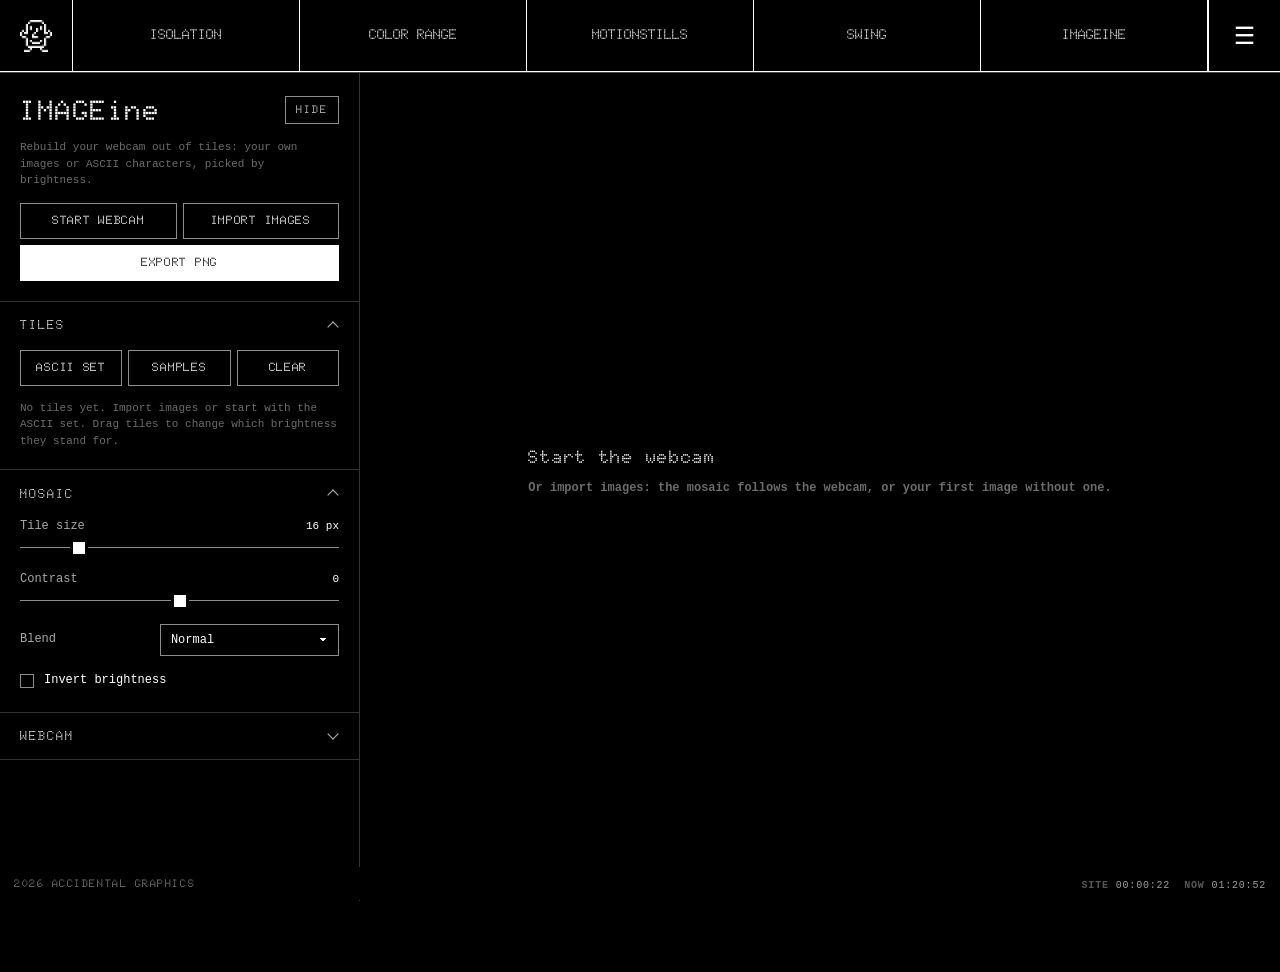
<file: apps/IMAGEine.html>
<!DOCTYPE html>
<html lang="en">

<head>
  <meta charset="utf-8">
  <meta name="viewport" content="width=device-width, initial-scale=1, viewport-fit=cover">
  <title>IMAGEine · Accidental Graphics</title>
  <meta name="description" content="Build and export live ASCII mosaics from images and webcam video.">
  <link rel="stylesheet" href="../css/style.css">
  <link rel="stylesheet" href="../css/nav.css">
  <link rel="stylesheet" href="../css/data.css">
<link rel="stylesheet" href="../css/tool.css">
<link rel="preconnect" href="https://fonts.googleapis.com">
<link rel="preconnect" href="https://fonts.gstatic.com" crossorigin>
<link href="https://fonts.googleapis.com/css2?family=Doto:wght,ROND@100..900,0..100&display=swap" rel="stylesheet">
  <link rel="icon" type="image/png" sizes="16x16" href="../images/face cursor.png">
  <script defer src="../scripts/navConfig.js"></script>
  <script defer src="../scripts/navMenu.js"></script>
  <script src="../scripts/dataLayer.js"></script>
  <script defer src="../scripts/settingsToggle.js" data-panel="#controls"></script>
  <script src="../scripts/savedSettings.js"></script>
  <style>
    /* The canvas fills the stage minus a margin for the lab data (css/data.css), which sits outside it;
       its bitmap is sized from the canvas box in the script. */
    #asciiCanvas {
      position: absolute; top: var(--ag-hud-band, 22px); left: var(--ag-hud-side, 16px);
      width: calc(100% - 2 * var(--ag-hud-side, 16px)); height: calc(100% - 2 * var(--ag-hud-band, 22px));
      touch-action: none; -webkit-tap-highlight-color: transparent;
    }
    .imgOrderItem__controls button { min-width: 32px; min-height: 32px; }
    @media (max-width: 768px), (pointer: coarse) {
      .imgOrderItem__controls button { min-width: 40px; min-height: 40px; font-size: 16px; }
      body.panel-ui-page #controls select { font-size: 16px; }
    }
    /* Bottom-sheet layout: the stage takes exactly the area above the sheet, the page never scrolls. */
    body.ag-sheet.panel-ui-page { height: 100dvh; overflow: hidden; }
    body.ag-sheet.panel-ui-page #main {
      height: calc(100dvh - var(--ag-nav-h, 60px) - var(--ag-sheet-h, 0px));
      min-height: 0; padding: 0; overflow: hidden; border-top: 0;
      flex: none; /* ends at the sheet instead of growing to the body height */
    }
    body.ag-sheet.panel-ui-page .canvas-stage { flex: 1 1 auto; min-height: 0; padding: 0; }
    /* Desktop: end the stage at the footer line so the HUD corners stay visible. */
    @media (min-width: 901px) { body.panel-ui-page:not(.ag-sheet) .canvas-stage { align-self: flex-start; height: calc(100dvh - 72px - 34px); flex: 1 1 0; } }
    /* Tile list: compact rows, darkest tile first. */
    html body.tool-ui:not(#_) #controls #imgOrderContainer { display: grid; gap: 4px; max-height: 320px; padding: 0; border: 0; border-radius: 0; background: none; box-shadow: none; overflow-y: auto; }
    html body.tool-ui:not(#_) #controls #imgOrderContainer:not(.has-items) { display: none; }
    html body.tool-ui:not(#_) #controls .imgOrderItem { display: grid; grid-template-columns: 40px minmax(0, 1fr) auto; align-items: center; gap: 10px; padding: 4px; border: 1px solid var(--ui-line); border-radius: 0; background: none; box-shadow: none; }
    html body.tool-ui:not(#_) #controls .imgOrderItem__thumb { width: 40px; height: 40px; border-radius: 0; border: 0; box-shadow: none; }
    html body.tool-ui:not(#_) #controls .imgOrderItem span { color: var(--ui-muted); font-family: var(--ui-text); font-size: 11px; letter-spacing: 0; text-transform: none; font-weight: 400; }
    html body.tool-ui:not(#_) #controls .imgOrderItem__controls { display: flex; flex-direction: row; gap: 4px; }
    html body.tool-ui:not(#_) #controls .imgOrderItem__controls button { width: 28px; min-height: 28px; padding: 0; font-family: var(--ui-text); font-size: 12px; }
    html body.tool-ui:not(#_) #controls .img-order-placeholder { margin: 0; padding: 0; border: 0; text-align: left; letter-spacing: 0; text-transform: none; }
    /* Webcam preview lives in the panel's Webcam section. */
    #controls .video-preview-wrapper { position: static; display: block; opacity: 1; }
    #controls .video-preview-wrapper.is-hidden, #controls .video-preview-wrapper.collapsed { display: none; }
    #controls #video { display: block; width: 100%; height: auto; aspect-ratio: 4 / 3; margin: 0; border: 1px solid var(--ui-line); object-fit: cover; }
    body.ag-sheet .app-year { display: none; }
    @media (max-width: 480px) { body.ag-sheet.panel-ui-page { --ag-nav-h: 60px; } }
    @media (min-width: 481px) { body.ag-sheet.panel-ui-page { --ag-nav-h: 72px; } }
  </style>
</head>

<body class="app-page panel-ui-page tool-ui">

  <!-- Main layout: sidebar links + canvas rechts -->
  <div id="main">
    <div id="controls">
      <header class="tool-head">
        <div class="tool-head__row">
          <h1 class="tool-title">IMAGEine</h1>
          <span data-settings-toggle-slot></span>
        </div>
        <p class="tool-lede">Rebuild your webcam out of tiles: your own images or ASCII characters, picked by brightness.</p>
        <div class="tool-actions">
          <button id="toggleCam" type="button">Start webcam</button>
          <label class="file-button">Import images
            <input type="file" id="imgUpload" multiple accept="image/*">
          </label>
          <button id="exportBtn" type="button" class="is-primary is-wide">Export PNG</button>
        </div>
      </header>

      <details class="motion-group" open>
        <summary>Tiles</summary>
        <div class="motion-group-body">
          <div class="button-row">
            <button id="randomAsciiBtn" type="button">ASCII set</button>
            <button id="loadSamplesBtn" type="button">Samples</button>
            <button id="resetImagesBtn" type="button">Clear</button>
          </div>
          <div id="imgOrderContainer"></div>
          <p id="imgOrderPlaceholder" class="img-order-placeholder tool-hint">No tiles yet. Import images or start with the ASCII set. Drag tiles to change which brightness they stand for.</p>
        </div>
      </details>

      <details class="motion-group" open>
        <summary>Mosaic</summary>
        <div class="motion-group-body">
          <div class="motion-control">
            <label for="gridSize">Tile size</label>
            <input type="range" id="gridSize" min="6" max="64" value="16" class="slider">
            <output id="gridSizeOut">16 px</output>
          </div>
          <div class="motion-control">
            <label for="contrast">Contrast</label>
            <input type="range" id="contrast" min="-100" max="100" value="0" class="slider">
            <output id="contrastOut">0</output>
          </div>
          <div class="field field--inline">
            <label for="blendMode">Blend</label>
            <select id="blendMode">
              <option value="source-over" selected>Normal</option>
              <option value="screen">Screen</option>
              <option value="lighten">Lighten</option>
              <option value="darken">Darken</option>
              <option value="multiply">Multiply</option>
              <option value="overlay">Overlay</option>
              <option value="difference">Difference</option>
              <option value="color-dodge">Color Dodge</option>
              <option value="hard-light">Hard Light</option>
            </select>
          </div>
          <label class="check"><input type="checkbox" id="invertBox"> Invert brightness</label>
        </div>
      </details>

      <details class="motion-group">
        <summary>Webcam</summary>
        <div class="motion-group-body">
          <div class="field field--inline">
            <label for="cameraFacing">Camera</label>
            <select id="cameraFacing">
              <option value="user" selected>Front (mirrored)</option>
              <option value="environment">Back</option>
            </select>
          </div>
          <label class="check"><input type="checkbox" id="baseBox" checked> Show the webcam under the tiles</label>
          <label class="check"><input type="checkbox" id="previewBox" checked> Show a preview here</label>
          <div class="video-preview-wrapper is-hidden">
            <video id="video" class="webcam-hidden" autoplay playsinline muted></video>
          </div>
        </div>
      </details>
    </div>

    <!-- Canvas rechts -->
    <div class="canvas-stage">
      <div class="tool-empty" id="webcamPrompt"><strong>Start the webcam</strong>Or import images: the mosaic follows the webcam, or your first image without one.</div>
      <canvas id="asciiCanvas"></canvas>
    </div>
  </div>

<div class="app-year">2026 Accidental Graphics</div>
<script src="../scripts/sampleMedia.js"></script>
<script>
const MAX_IMAGES = 50;
const video = document.getElementById('video');
const canvas = document.getElementById('asciiCanvas');
const stage = canvas.parentElement;
const webcamPrompt = document.getElementById('webcamPrompt');
const ctx = canvas.getContext('2d');
const sampleCanvas = document.createElement('canvas');
const sampleCtx = sampleCanvas.getContext('2d', { willReadFrequently: true });
const gridInput = document.getElementById('gridSize');
const contrastInput = document.getElementById('contrast');
const imgUpload = document.getElementById('imgUpload');
const imgOrderContainer = document.getElementById('imgOrderContainer');
const exportBtn = document.getElementById('exportBtn');
const resetImagesBtn = document.getElementById('resetImagesBtn');
const loadSamplesBtn = document.getElementById('loadSamplesBtn');
const randomAsciiBtn = document.getElementById('randomAsciiBtn');
const previewBox = document.getElementById('previewBox');
const videoPreviewWrapper = document.querySelector('.video-preview-wrapper');
const imgOrderPlaceholder = document.getElementById('imgOrderPlaceholder');
const baseBox = document.getElementById('baseBox');
const invertBox = document.getElementById('invertBox');
const toggleCamBtn = document.getElementById('toggleCam');
const blendModeSelect = document.getElementById('blendMode');
const cameraFacingSelect = document.getElementById('cameraFacing');
const controlsPanel = document.getElementById('controls');

let images = [];
let orderedImages = [];
let dragSrcEl = null;
let gridSize = parseInt(gridInput.value, 10);
let contrastFactor = 1;
let showVideoBase = true;
let invert = false;
let blendMode = blendModeSelect?.value || 'source-over';
let cameraFacing = cameraFacingSelect?.value || 'user';
let webcamStream = null;
let tiles = [];
let tilesKey = '';
let orderVersion = 0;
const uploadedObjectUrls = [];

// ---------- Data layer ----------
const hud = AGData.hud(canvas, { canvas, code: 'IMG', slots: { specimen: 'tr' } });
AGData.readouts(controlsPanel);

function bindOutput(input, outputId, format) {
  const out = document.getElementById(outputId);
  if (!out) return;
  const render = () => { out.textContent = format(input.value); };
  input.addEventListener('input', render);
  input.addEventListener('change', render);
  render();
}
bindOutput(gridInput, 'gridSizeOut', v => `${v} px`);
bindOutput(contrastInput, 'contrastOut', v => (v > 0 ? '+' : '') + v);

// ---------- Canvas size: the bitmap follows the canvas box (stage minus the data margin) ----------
function syncAsciiCanvasSize() {
  const width = Math.max(1, canvas.clientWidth);
  const height = Math.max(1, canvas.clientHeight);
  if (canvas.width === width && canvas.height === height) return;
  canvas.width = width;
  canvas.height = height;
  hud.refresh();
}

let resizeTimer = 0;
function scheduleCanvasSync() {
  // The sheet animates the stage height: resize the bitmap once it settles, not on every frame.
  clearTimeout(resizeTimer);
  resizeTimer = setTimeout(syncAsciiCanvasSize, 90);
}
syncAsciiCanvasSize();
if (window.ResizeObserver) new ResizeObserver(scheduleCanvasSync).observe(stage);
window.addEventListener('resize', scheduleCanvasSync);
window.addEventListener('load', syncAsciiCanvasSize);

// ---------- Prompt / order list ----------
function syncWebcamPrompt() {
  if (webcamPrompt) webcamPrompt.hidden = Boolean(webcamStream) || images.length > 0;
}

function updateOrderContainerState() {
  if (!imgOrderContainer) return;
  const hasItems = imgOrderContainer.children.length > 0;
  imgOrderContainer.classList.toggle('has-items', hasItems);
  imgOrderPlaceholder?.classList.toggle('hidden', hasItems);
  syncWebcamPrompt();
}

function resetImageStack() {
  images = [];
  orderedImages = [];
  uploadedObjectUrls.splice(0).forEach(url => {
    try { URL.revokeObjectURL(url); } catch (_) {}
  });
  renderOrderItems();
}

function createOrderItem(img, index) {
  const item = document.createElement('div');
  item.className = 'imgOrderItem';
  item.draggable = true;
  item.dataset.src = img.src;
  item.dataset.index = index;
  const thumb = document.createElement('div');
  thumb.className = 'imgOrderItem__thumb';
  thumb.style.backgroundImage = `url(${img.src})`;
  const label = document.createElement('span');
  label.textContent = `Level ${index + 1}`;
  const controls = document.createElement('div');
  controls.className = 'imgOrderItem__controls';
  const upBtn = document.createElement('button');
  upBtn.type = 'button';
  upBtn.textContent = '↑';
  upBtn.title = 'Move layer up';
  const downBtn = document.createElement('button');
  downBtn.type = 'button';
  downBtn.textContent = '↓';
  downBtn.title = 'Move layer down';
  controls.append(upBtn, downBtn);
  upBtn.addEventListener('click', e => {
    e.stopPropagation();
    moveOrderItem(item, -1);
  });
  downBtn.addEventListener('click', e => {
    e.stopPropagation();
    moveOrderItem(item, 1);
  });
  item.appendChild(thumb);
  item.appendChild(label);
  item.appendChild(controls);
  return item;
}

function renderOrderItems() {
  orderVersion++;
  imgOrderContainer.innerHTML = '';
  orderedImages.forEach((img, index) => {
    const item = createOrderItem(img, index);
    imgOrderContainer.appendChild(item);
    bindDragEvents(item);
  });
  imgOrderContainer.scrollTop = imgOrderContainer.scrollHeight;
  updateOrderContainerState();
}

function loadImageElement(src, { revokeUrl = false } = {}) {
  return new Promise((resolve, reject) => {
    const img = new Image();
    img.onload = () => {
      if (revokeUrl) URL.revokeObjectURL(src);
      resolve(img);
    };
    img.onerror = () => {
      if (revokeUrl) URL.revokeObjectURL(src);
      reject(new Error('Could not load image.'));
    };
    img.src = src;
  });
}

async function addImageSource(src, options = {}) {
  if (images.length >= MAX_IMAGES) return false;
  const img = await loadImageElement(src, options);
  images.push(img);
  return true;
}

async function ingestSources(sources, { reset = true } = {}) {
  if (!sources.length) return;
  if (reset) resetImageStack();
  for (const source of sources) {
    if (images.length >= MAX_IMAGES) break;
    await addImageSource(source.src, { revokeUrl: source.revokeUrl });
  }
  orderedImages = [...images];
  renderOrderItems();
  hud.newSpecimen();
}

updateOrderContainerState();

imgUpload.addEventListener('change', async (e) => {
  const files = Array.from(e.target.files).slice(0, MAX_IMAGES);
  resetImageStack();
  const sources = files.map(file => {
    const url = URL.createObjectURL(file);
    uploadedObjectUrls.push(url);
    return { src: url, revokeUrl: false };
  });
  try {
    await ingestSources(sources, { reset: false });
  } catch (err) {
    alert('Could not load one of the images. Try fewer files or different formats.');
  }
});

resetImagesBtn.addEventListener('click', () => {
  resetImageStack();
  imgUpload.value = '';
  hud.newSpecimen();
});

loadSamplesBtn?.addEventListener('click', async () => {
  const samples = window.SampleMedia?.getList?.('images') || [];
  if (!samples.length) {
    alert('No sample images available.');
    return;
  }
  const selections = samples.slice(0, MAX_IMAGES).map(sample => ({
    src: sample.preview || sample.src,
    revokeUrl: false
  }));
  try {
    await ingestSources(selections, { reset: true });
  } catch (err) {
    alert('Could not load sample images.');
  }
});

randomAsciiBtn?.addEventListener('click', async () => {
  const asciiChars = "!@#$%^&*()_+-=[]{}|;':\",.<>/?~`";
  const count = Math.min(MAX_IMAGES, asciiChars.length);
  const selections = [];
  for (let i = 0; i < count; i++) {
    const char = asciiChars[Math.floor(Math.random() * asciiChars.length)];
    selections.push({ src: generateAsciiSymbolDataURL(char), revokeUrl: false });
  }
  try {
    await ingestSources(selections, { reset: true });
  } catch (err) {
    alert('Could not generate ASCII symbols.');
  }
});

function generateAsciiSymbolDataURL(char) {
  const size = 64;
  const canvasEl = document.createElement('canvas');
  canvasEl.width = size;
  canvasEl.height = size;
  const context = canvasEl.getContext('2d');
  context.fillStyle = '#020202';
  context.fillRect(0, 0, size, size);
  context.font = '600 44px "Courier New", monospace';
  context.textAlign = 'center';
  context.textBaseline = 'middle';
  context.lineWidth = 3;
  context.strokeStyle = 'rgba(0,0,0,0.85)';
  context.strokeText(char, size / 2, size / 2);
  context.fillStyle = '#fefefe';
  context.shadowColor = 'rgba(0, 255, 255, 0.5)';
  context.shadowBlur = 6;
  context.fillText(char, size / 2, size / 2);
  return canvasEl.toDataURL('image/png');
}

// ---------- Settings ----------
gridInput.addEventListener('input', () => { gridSize = parseInt(gridInput.value, 10) || 16; });
contrastInput.addEventListener('input', () => { contrastFactor = Math.pow(2, (parseInt(contrastInput.value, 10) || 0) / 50); });

baseBox.addEventListener('change', () => { showVideoBase = baseBox.checked; });
invertBox.addEventListener('change', () => { invert = invertBox.checked; });
blendModeSelect?.addEventListener('change', () => {
  blendMode = blendModeSelect.value || 'source-over';
});

// ---------- Webcam ----------
toggleCamBtn?.setAttribute('aria-pressed', 'false');
function updatePreviewToggleLabel() {
  if (!previewBox || !videoPreviewWrapper) return;
  videoPreviewWrapper.classList.toggle('collapsed', !previewBox.checked);
}
async function startWebcamPreview() {
  if (webcamStream) return;
  if (!navigator.mediaDevices?.getUserMedia) {
    alert('Webcam is not available here (it needs a secure https page).');
    return;
  }
  try {
    webcamStream = await navigator.mediaDevices.getUserMedia({
      video: { facingMode: { ideal: cameraFacing }, width: { ideal: 1280 }, height: { ideal: 720 } },
      audio: false
    });
    video.srcObject = webcamStream;
    video.muted = true;
    await video.play();
    video.style.transform = cameraFacing === 'user' ? '' : 'none';
    video.classList.remove('webcam-hidden');
    videoPreviewWrapper?.classList.remove('is-hidden');
    if (toggleCamBtn) toggleCamBtn.textContent = 'Stop webcam';
    toggleCamBtn?.setAttribute('aria-pressed', 'true');
    syncWebcamPrompt();
    updatePreviewToggleLabel();
    hud.newSpecimen();
  } catch (e) {
    if (webcamStream) webcamStream.getTracks().forEach(t => t.stop());
    webcamStream = null;
    alert('Webcam error: ' + e.message);
  }
}
function stopWebcamPreview() {
  if (!webcamStream) return;
  webcamStream.getTracks().forEach(t => t.stop());
  webcamStream = null;
  video.pause();
  video.srcObject = null;
  video.classList.add('webcam-hidden');
  videoPreviewWrapper?.classList.add('is-hidden');
  if (toggleCamBtn) toggleCamBtn.textContent = 'Start webcam';
  toggleCamBtn?.setAttribute('aria-pressed', 'false');
  syncWebcamPrompt();
  updatePreviewToggleLabel();
}
toggleCamBtn?.addEventListener('click', () => {
  if (webcamStream) stopWebcamPreview();
  else startWebcamPreview();
});
cameraFacingSelect?.addEventListener('change', () => {
  cameraFacing = cameraFacingSelect.value === 'environment' ? 'environment' : 'user';
  if (webcamStream) {
    stopWebcamPreview();
    startWebcamPreview();
  }
});
previewBox?.addEventListener('change', updatePreviewToggleLabel);
updatePreviewToggleLabel();

// Remember the settings between visits (scripts/savedSettings.js). Images are not stored.
AGSettings.persist('imageine', {
  controls: ['gridSize', 'contrast', 'blendMode', 'cameraFacing'],
  get: () => ({ showVideoBase, invert, preview: previewBox.checked }),
  set: (saved) => {
    if (typeof saved.showVideoBase === 'boolean') { showVideoBase = saved.showVideoBase; baseBox.checked = showVideoBase; }
    if (typeof saved.invert === 'boolean') { invert = saved.invert; invertBox.checked = invert; }
    if (typeof saved.preview === 'boolean') { previewBox.checked = saved.preview; updatePreviewToggleLabel(); }
  },
});

// ---------- Export (the HUD is DOM only, so it is never in the PNG) ----------
exportBtn.addEventListener('click', () => {
  canvas.toBlob(async (blob) => {
    if (!blob) return;
    const file = new File([blob], 'ascii_still.png', { type: 'image/png' });
    const coarse = window.matchMedia('(pointer: coarse)').matches;
    if (coarse && navigator.canShare && navigator.canShare({ files: [file] })) {
      try {
        await navigator.share({ files: [file], title: 'IMAGEine still' });
        return;
      } catch (err) {
        if (err && err.name === 'AbortError') return;
      }
    }
    const url = URL.createObjectURL(blob);
    const link = document.createElement('a');
    link.href = url;
    link.download = 'ascii_still.png';
    document.body.appendChild(link);
    link.click();
    link.remove();
    setTimeout(() => URL.revokeObjectURL(url), 4000);
  }, 'image/png');
});

// ---------- Level order (desktop drag, arrow buttons everywhere) ----------
function bindDragEvents(item) {
  item.addEventListener('dragstart', (e) => {
    dragSrcEl = item;
    e.dataTransfer.effectAllowed = 'move';
  });
  item.addEventListener('dragend', () => { dragSrcEl = null; });
  item.addEventListener('dragover', (e) => {
    e.preventDefault();
    e.dataTransfer.dropEffect = 'move';
  });
  item.addEventListener('drop', (e) => {
    e.stopPropagation();
    if (!dragSrcEl || dragSrcEl === item) return;
    const from = Number(dragSrcEl.dataset.index);
    const to = Number(item.dataset.index);
    if (Number.isNaN(from) || Number.isNaN(to)) return;
    const [moved] = orderedImages.splice(from, 1);
    orderedImages.splice(to, 0, moved);
    renderOrderItems();
    dragSrcEl = null;
  });
}

function moveOrderItem(item, direction) {
  const currentIndex = Number(item.dataset.index);
  if (Number.isNaN(currentIndex)) return;
  const targetIndex = Math.max(0, Math.min(orderedImages.length - 1, currentIndex + direction));
  if (targetIndex === currentIndex) return;
  const [moved] = orderedImages.splice(currentIndex, 1);
  orderedImages.splice(targetIndex, 0, moved);
  renderOrderItems();
}

// ---------- Render ----------
// Tiles are pre-scaled once per grid/order change, so a frame is only cheap blits.
function ensureTiles() {
  const key = `${gridSize}|${orderVersion}`;
  if (key === tilesKey && tiles.length === orderedImages.length) return;
  tilesKey = key;
  tiles = orderedImages.map(img => {
    const tile = document.createElement('canvas');
    tile.width = gridSize;
    tile.height = gridSize;
    tile.getContext('2d').drawImage(img, 0, 0, gridSize, gridSize);
    return tile;
  });
}

// Draws the (mirrored) video cropped to fill w x h, like object-fit: cover.
function drawVideoCover(targetCtx, w, h, mirror) {
  const vw = video.videoWidth;
  const vh = video.videoHeight;
  const scale = Math.max(w / vw, h / vh);
  const sw = w / scale;
  const sh = h / scale;
  targetCtx.save();
  if (mirror) {
    targetCtx.translate(w, 0);
    targetCtx.scale(-1, 1);
  }
  targetCtx.drawImage(video, (vw - sw) / 2, (vh - sh) / 2, sw, sh, 0, 0, w, h);
  targetCtx.restore();
}

let drewLastFrame = false;
let renderMs = 0;
let hudTick = 0;

function render() {
  requestAnimationFrame(render);
  const t0 = performance.now();
  const width = canvas.width;
  const height = canvas.height;
  const hasVideoFrame = Boolean(webcamStream) && video.videoWidth > 0 && video.videoHeight > 0 && video.readyState >= 2;
  const hasTiles = images.length > 0 && orderedImages.length === images.length;

  if (!hasTiles && !(hasVideoFrame && showVideoBase)) {
    if (drewLastFrame) {
      ctx.clearRect(0, 0, width, height);
      drewLastFrame = false;
    }
    return;
  }
  drewLastFrame = true;
  const mirror = cameraFacing === 'user';
  const cols = Math.ceil(width / gridSize);
  const rows = Math.ceil(height / gridSize);

  let data = null;
  if (hasTiles && hasVideoFrame) {
    // One sample per cell: the video is averaged down to cols x rows instead of reading every pixel.
    if (sampleCanvas.width !== cols || sampleCanvas.height !== rows) {
      sampleCanvas.width = cols;
      sampleCanvas.height = rows;
      sampleCtx.imageSmoothingQuality = 'high';
    }
    drawVideoCover(sampleCtx, cols, rows, mirror);
    data = sampleCtx.getImageData(0, 0, cols, rows).data;
  }

  ctx.globalCompositeOperation = 'source-over';
  ctx.globalAlpha = 1;
  ctx.clearRect(0, 0, width, height);
  if (showVideoBase && hasVideoFrame) drawVideoCover(ctx, width, height, mirror);

  if (hasTiles) {
    ensureTiles();
    const n = tiles.length;
    const step = 255 / n;
    const time = performance.now() * 0.001;
    ctx.globalAlpha = showVideoBase && hasVideoFrame ? 0.9 : 1;
    ctx.globalCompositeOperation = blendMode || 'source-over';
    for (let row = 0; row < rows; row++) {
      const y = row * gridSize;
      for (let col = 0; col < cols; col++) {
        const x = col * gridSize;
        let brightness;
        if (data) {
          const idx = (row * cols + col) * 4;
          brightness = (data[idx] + data[idx + 1] + data[idx + 2]) / 3;
        } else {
          brightness = ((Math.sin(x * 0.04 + time) + Math.cos(y * 0.04 - time)) / 2 + 0.5) * 255;
        }
        brightness = (brightness - 127.5) * contrastFactor + 127.5;
        if (brightness < 0) brightness = 0; else if (brightness > 254.99) brightness = 254.99;
        if (invert) brightness = 254.99 - brightness;
        ctx.drawImage(tiles[Math.floor(brightness / step)], x, y);
      }
    }
    ctx.globalAlpha = 1;
    ctx.globalCompositeOperation = 'source-over';
  }

  hud.frame();
  renderMs += (performance.now() - t0 - renderMs) * 0.1;
  if (++hudTick % 8 === 0) {
    hud.set('Source', hasVideoFrame ? `${video.videoWidth} × ${video.videoHeight}` : 'GEN', hasVideoFrame ? 'px' : '', 'tl');
    hud.set('Grid', `${cols} × ${rows}`, `= ${AGData.fmt(cols * rows, 0, 5)} cells`);
    hud.set('Sampled', hasVideoFrame && hasTiles ? AGData.fmt(cols * rows, 0, 5) : '—', 'px/f');
    hud.set('Palette', AGData.fmt(images.length, 0, 2), 'tiles');
    hud.set('Render', AGData.fmt(renderMs, 1, 4), 'ms');
  }
}
requestAnimationFrame(render);
</script>
</body>
</html>
</file>
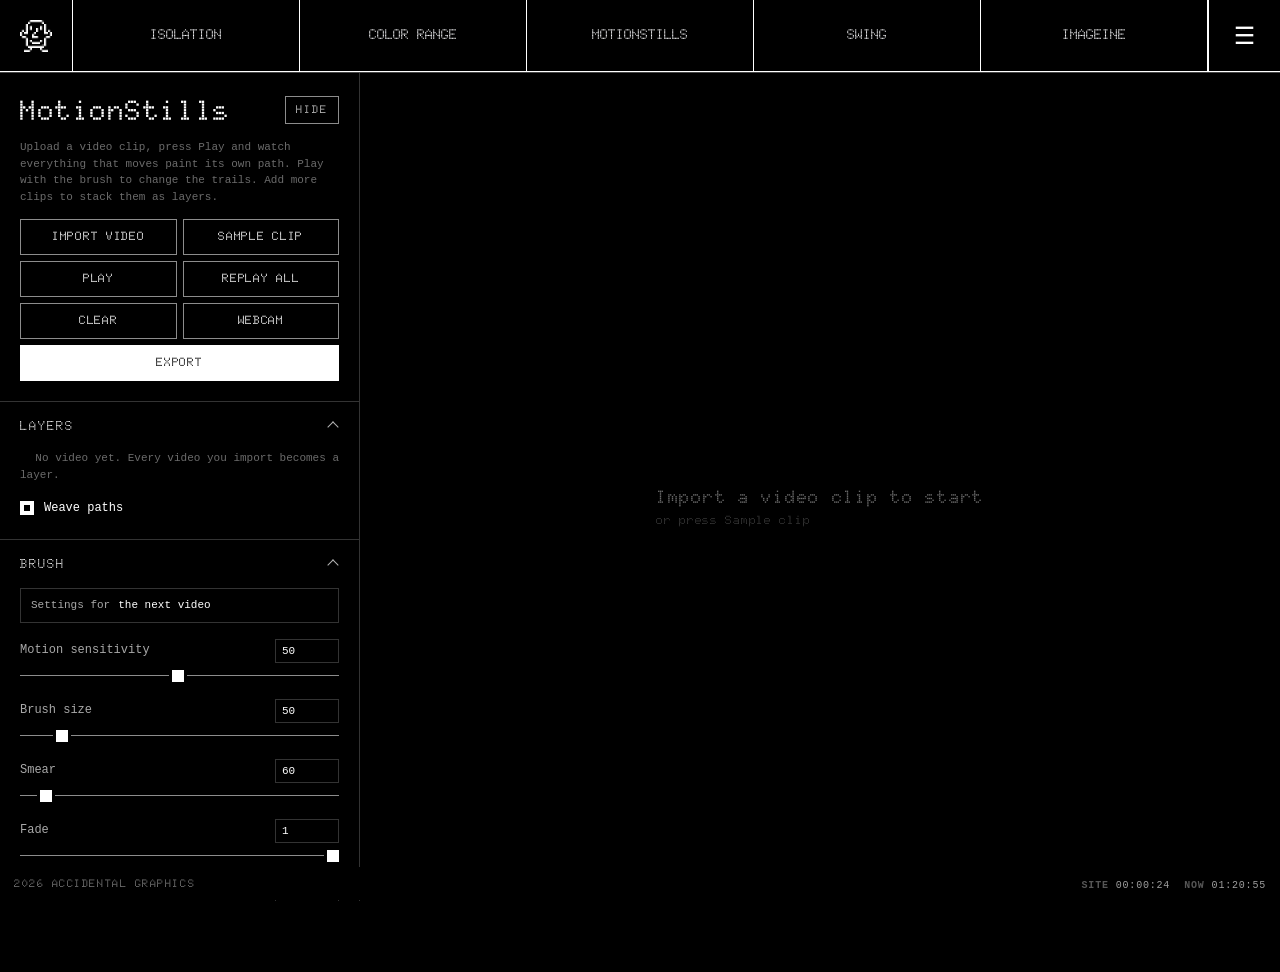
<file: apps/MotionStills.html>
<!DOCTYPE html>
<html lang="en">

<head>
  <meta charset="utf-8">
  <meta name="viewport" content="width=device-width, initial-scale=1, viewport-fit=cover">
  <title>MotionStills · Accidental Graphics</title>
  <meta name="description" content="Upload video clips and watch everything that moves paint its own path. Stack several videos as layers that weave over and under each other.">
  <link rel="stylesheet" href="../css/style.css">
<link rel="preconnect" href="https://fonts.googleapis.com">
<link rel="preconnect" href="https://fonts.gstatic.com" crossorigin>
<link href="https://fonts.googleapis.com/css2?family=Doto:wght,ROND@100..900,0..100&display=swap" rel="stylesheet">
  <link rel="icon" type="image/png" sizes="16x16" href="../images/face cursor.png">
  <link rel="stylesheet" href="../css/nav.css">
  <link rel="stylesheet" href="../css/data.css">
<link rel="stylesheet" href="../css/tool.css">
  <script defer src="../scripts/navConfig.js"></script>
  <script defer src="../scripts/navMenu.js"></script>
  <script src="../scripts/dataLayer.js"></script>
  <script defer src="../scripts/settingsToggle.js" data-panel="#controls"></script>
  <script src="../scripts/savedSettings.js"></script>
  <script src="Isolation/encoders.js"></script>
  <style>
    /* Layers: the list reads top to bottom like the stack (top layer first). */
    html body.tool-ui:not(#_) #controls .motion-layer {
      gap: 6px;
      padding: 8px;
      cursor: pointer;
      border-color: var(--ui-line);
      transition: border-color var(--ag-dur-2) var(--ag-ease-out), background-color var(--ag-dur-2) var(--ag-ease-out);
    }
    html body.tool-ui:not(#_) #controls .motion-layer:hover { background: var(--ui-hover); }
    html body.tool-ui:not(#_) #controls .motion-layer.is-active { border-color: var(--ui-fg); }
    html body.tool-ui:not(#_) #controls .motion-layer__top {
      display: flex;
      align-items: baseline;
      justify-content: space-between;
      gap: 8px;
    }
    html body.tool-ui:not(#_) #controls .motion-layer__meta,
    html body.tool-ui:not(#_) #controls .motion-layer__state {
      font-size: 10px;
      letter-spacing: .08em;
      text-transform: uppercase;
      color: var(--ui-faint);
    }
    html body.tool-ui:not(#_) #controls .motion-layer.is-active .motion-layer__meta { color: var(--ui-fg); }
    html body.tool-ui:not(#_) #controls .motion-layer__state.is-busy { color: var(--ui-fg); }
    html body.tool-ui:not(#_) #controls .motion-layer__title { min-height: 30px; }
    html body.tool-ui:not(#_) #controls .motion-layer__actions {
      grid-template-columns: 1fr 1fr 1fr;
      gap: 4px;
    }
    html body.tool-ui:not(#_) #controls .motion-layer__actions button {
      min-height: 28px;
      padding: 0 4px;
      font-size: 10px;
    }
    html body.tool-ui:not(#_) #controls .motion-layer-list:empty { display: none; }
    html body.tool-ui:not(#_) #controls #clipLengthRow[hidden] { display: none; }

    /* Row = grip | body. The grip (two arrows) drags the layer up or down the stack. */
    html body.tool-ui:not(#_) #controls .motion-layer {
      display: grid;
      grid-template-columns: 22px minmax(0, 1fr);
      align-items: stretch;
      gap: 0 8px;
    }
    html body.tool-ui:not(#_) #controls .motion-layer__body { display: grid; gap: 6px; min-width: 0; }
    html body.tool-ui:not(#_) #controls button.motion-layer__grip {
      display: flex;
      flex-direction: column;
      align-items: center;
      justify-content: center;
      gap: 2px;
      width: 22px;
      min-height: 0;
      height: auto;
      padding: 0;
      border: 0;
      background: transparent;
      color: var(--ui-faint);
      font-size: 11px;
      line-height: 1;
      cursor: grab;
      touch-action: none;
    }
    html body.tool-ui:not(#_) #controls button.motion-layer__grip:hover,
    html body.tool-ui:not(#_) #controls button.motion-layer__grip:focus-visible,
    html body.tool-ui:not(#_) #controls .motion-layer.is-dragging .motion-layer__grip { color: var(--ui-fg); background: transparent; }
    html body.tool-ui:not(#_) #controls .motion-layer.is-dragging {
      position: relative;
      z-index: 2;
      background: var(--ui-bg, #fff);
      box-shadow: 0 6px 18px rgba(0, 0, 0, .18);
      cursor: grabbing;
    }
    html body.tool-ui:not(#_) #controls .motion-layer.is-dragging .motion-layer__grip { cursor: grabbing; }
    html body.tool-ui:not(#_) #controls .motion-layer-list.is-sorting .motion-layer:not(.is-dragging) {
      transition: transform var(--ag-dur-2) var(--ag-ease-out), border-color var(--ag-dur-2) var(--ag-ease-out), background-color var(--ag-dur-2) var(--ag-ease-out);
    }
    html body.tool-ui:not(#_) #controls .motion-layer-list.is-sorting { user-select: none; -webkit-user-select: none; }

    /* Name row: a tiny still of the clip, then the name. */
    html body.tool-ui:not(#_) #controls .motion-layer__name { display: flex; align-items: center; gap: 8px; min-width: 0; }
    html body.tool-ui:not(#_) #controls .motion-layer__name .motion-layer__title { flex: 1 1 auto; min-width: 0; }
    html body.tool-ui:not(#_) #controls .motion-layer__thumb {
      flex: 0 0 auto;
      display: block;
      width: 40px;
      height: 28px;
      border: 1px solid var(--ui-line);
      background: #000;
    }

    /* Trim: the whole clip as a bar, the window is the part that plays. */
    html body.tool-ui:not(#_) #controls .motion-trim { display: grid; gap: 4px; }
    html body.tool-ui:not(#_) #controls .motion-trim__bar {
      position: relative;
      height: 18px;
      border: 1px solid var(--ui-line);
      background: repeating-linear-gradient(90deg, transparent 0 7px, var(--ui-line) 7px 8px);
      cursor: pointer;
      touch-action: none;
    }
    html body.tool-ui:not(#_) #controls .motion-trim__bar:focus-visible { outline: 1px solid var(--ui-fg); outline-offset: 2px; }
    html body.tool-ui:not(#_) #controls .motion-trim__window {
      position: absolute;
      top: -1px;
      bottom: -1px;
      left: 0;
      border: 1px solid var(--ui-fg);
      background: color-mix(in srgb, var(--ui-fg) 22%, transparent);
      cursor: grab;
    }
    html body.tool-ui:not(#_) #controls .motion-trim__bar.is-dragging .motion-trim__window { cursor: grabbing; background: color-mix(in srgb, var(--ui-fg) 34%, transparent); }
    html body.tool-ui:not(#_) #controls .motion-trim__text {
      font-size: 10px;
      letter-spacing: .08em;
      text-transform: uppercase;
      color: var(--ui-faint);
    }

    /* Which layer the brush settings belong to. */
    html body.tool-ui:not(#_) #controls .motion-target {
      display: flex;
      align-items: baseline;
      gap: 8px;
      margin: 0 0 2px;
      padding: 8px 10px;
      border: 1px solid var(--ui-line);
      color: var(--ui-muted);
      font-size: 11px;
    }
    html body.tool-ui:not(#_) #controls .motion-target strong {
      color: var(--ui-fg);
      font-weight: 500;
      overflow: hidden;
      text-overflow: ellipsis;
      white-space: nowrap;
    }

    /* Shapes: a collapsible part inside Brush. */
    html body.tool-ui:not(#_) #controls details.motion-sub { border-top: 1px solid var(--ui-line); margin: 4px 0 0; }
    html body.tool-ui:not(#_) #controls details.motion-sub > summary {
      display: flex;
      align-items: center;
      justify-content: space-between;
      min-height: 40px;
      color: var(--ui-fg);
      font-family: var(--ui-display);
      font-size: 12px;
      font-weight: 700;
      letter-spacing: .08em;
      text-transform: uppercase;
      list-style: none;
      cursor: pointer;
    }
    html body.tool-ui:not(#_) #controls details.motion-sub > summary::-webkit-details-marker { display: none; }
    html body.tool-ui:not(#_) #controls details.motion-sub > summary::after {
      content: "+";
      font-family: var(--ui-text);
      font-weight: 400;
      opacity: .7;
    }
    html body.tool-ui:not(#_) #controls details.motion-sub[open] > summary::after { content: "\2212"; }
    html body.tool-ui:not(#_) #controls .motion-sub__body { display: grid; gap: 14px; padding: 2px 0 6px; }

    .canvas-prompt small { display: block; margin-top: 8px; font-size: 12px; opacity: .65; }
  </style>
</head>

<body class="app-page motion-page tool-ui">

  <div id="main">
    <!-- Left: Controls -->
    <div id="controls" class="motion-controls">
      <header class="tool-head">
        <div class="tool-head__row">
          <h1 class="tool-title">MotionStills</h1>
          <span data-settings-toggle-slot></span>
        </div>
        <p class="tool-lede">Upload a video clip, press Play and watch everything that moves paint its own path. Play with the brush to change the trails. Add more clips to stack them as layers.</p>
        <div class="tool-actions">
          <label class="motion-file-button motion-file-button--primary">
            <span>Import video</span>
            <input id="file" type="file" accept="video/*,.mp4,.mov,.m4v,.webm" multiple>
          </label>
          <button id="sampleBtn" type="button">Sample clip</button>
          <button id="play" type="button">Play</button>
          <button id="replayAll" type="button" title="Clear every layer and play all videos again from the start">Replay all</button>
          <button id="clear" type="button">Clear</button>
          <button id="webcamBtn" type="button" class="motion-file-button--webcam">Webcam</button>
          <button id="export" type="button" class="is-primary is-wide">Export</button>
        </div>
      </header>

      <details class="motion-group" open>
        <summary>Layers</summary>
        <div class="motion-group-body">
          <div class="motion-layer-list" id="layerList"></div>
          <p class="motion-meter" id="layerStatus">No video yet. Every video you import becomes a layer.</p>
          <div class="motion-control" id="clipLengthRow" hidden>
            <label for="clipLength">Length (sec)</label>
            <input id="clipLength" type="range" min="0.5" max="10" step="0.1" value="10" class="slider">
            <input id="clipLengthVal" class="motion-value-input" type="number" min="0.5" max="10" step="0.1" value="10" aria-label="Length in seconds">
          </div>
          <label class="motion-check">
            <input id="weaveLayers" type="checkbox" checked>
            <span>Weave paths</span>
          </label>
        </div>
      </details>

      <details class="motion-group" open>
        <summary>Brush</summary>
        <div class="motion-group-body">
          <p class="motion-target" id="brushTarget">Settings for the <strong>next video</strong></p>
          <div class="motion-control">
            <label for="threshold">Motion sensitivity</label>
            <input id="threshold" type="range" min="1" max="100" value="50" class="slider">
            <input id="thVal" class="motion-value-input" type="number" min="1" max="100" step="1" value="50" aria-label="Motion sensitivity value">
          </div>
          <div class="motion-control">
            <label for="brush">Brush size</label>
            <input id="brush" type="range" min="1" max="420" value="50" class="slider">
            <input id="brushVal" class="motion-value-input" type="number" min="1" max="420" step="1" value="50" aria-label="Brush value">
          </div>
          <div class="motion-control">
            <label for="smear">Smear</label>
            <input id="smear" type="range" min="0" max="900" value="60" class="slider">
            <input id="smearVal" class="motion-value-input" type="number" min="0" max="900" step="1" value="60" aria-label="Smear value">
          </div>
          <div class="motion-control">
            <label for="fade">Fade</label>
            <input id="fade" type="range" min="0.70" max="1" step="0.0005" value="1" class="slider">
            <input id="fadeVal" class="motion-value-input" type="number" min="0.70" max="1" step="0.0005" value="1" aria-label="Fade value">
          </div>
          <div class="motion-control">
            <label for="maxBlobs">Tracked objects</label>
            <input id="maxBlobs" type="range" min="1" max="80" value="15" class="slider">
            <input id="countVal" class="motion-value-input" type="number" min="1" max="80" step="1" value="15" aria-label="Objects value">
          </div>
          <div class="motion-control">
            <label for="stampLimit">Stamps per frame</label>
            <input id="stampLimit" type="range" min="1" max="90" value="30" class="slider">
            <input id="stampLimitVal" class="motion-value-input" type="number" min="1" max="90" step="1" value="30" aria-label="Stamps value">
          </div>
          <div class="motion-control">
            <label for="motionNoise">Texture</label>
            <input id="motionNoise" type="range" min="0" max="1" step="0.01" value="0.1" class="slider">
            <input id="motionNoiseVal" class="motion-value-input" type="number" min="0" max="1" step="0.01" value="0.1" aria-label="Texture value">
          </div>

          <details class="motion-sub">
            <summary>Shapes</summary>
            <div class="motion-sub__body">
              <div class="field field--inline">
                <label for="trackedShape">Brush shape</label>
                <select id="trackedShape">
                  <option value="square">Square</option>
                  <option value="circle">Circle</option>
                  <option value="diamond">Diamond</option>
                  <option value="cross">Cross</option>
                  <option value="star">Star</option>
                  <option value="custom">Custom</option>
                </select>
              </div>
              <div class="motion-custom-shape">
                <div class="motion-custom-shape__top">
                  <span>Draw your own shape</span>
                  <button id="clearCustomShape" type="button">Clear</button>
                </div>
                <canvas id="customShapeCanvas" width="120" height="120" aria-label="Draw custom tracked shape"></canvas>
              </div>
              <label class="motion-check">
                <input id="trackedSizeReactive" type="checkbox">
                <span>Size follows the moving object</span>
              </label>
              <label class="motion-check">
                <input id="strokeEnabled" type="checkbox">
                <span>Outline the tracked shapes</span>
              </label>
              <div class="field field--inline">
                <label for="strokeColor">Outline colour</label>
                <input id="strokeColor" type="color" value="#ffffff">
              </div>
              <div class="motion-control">
                <label for="strokeWidth">Outline width</label>
                <input id="strokeWidth" type="range" min="0.5" max="80" step="0.5" value="6" class="slider">
                <input id="strokeWidthVal" class="motion-value-input" type="number" min="0.5" max="80" step="0.5" value="6" aria-label="Stroke value">
              </div>
              <label class="motion-check">
                <input id="trackDotEnabled" type="checkbox">
                <span>Mark each centre with a dot</span>
              </label>
              <div class="field field--inline">
                <label for="trackDotShape">Dot shape</label>
                <select id="trackDotShape">
                  <option value="circle">Circle</option>
                  <option value="square">Square</option>
                  <option value="ring">Ring</option>
                  <option value="cross">Cross</option>
                </select>
              </div>
              <div class="field field--inline">
                <label for="trackDotColor">Dot colour</label>
                <input id="trackDotColor" type="color" value="#ffffff">
              </div>
              <div class="motion-control">
                <label for="trackDotSize">Dot size</label>
                <input id="trackDotSize" type="range" min="1" max="80" step="1" value="10" class="slider">
                <input id="trackDotSizeVal" class="motion-value-input" type="number" min="1" max="80" step="1" value="10" aria-label="Dot size value">
              </div>
              <div class="motion-control">
                <label for="trackDotOpacity">Dot opacity</label>
                <input id="trackDotOpacity" type="range" min="0.1" max="1" step="0.05" value="1" class="slider">
                <input id="trackDotOpacityVal" class="motion-value-input" type="number" min="0.1" max="1" step="0.05" value="1" aria-label="Dot opacity value">
              </div>
            </div>
          </details>
        </div>
      </details>

      <details class="motion-group">
        <summary>Canvas</summary>
        <div class="motion-group-body">
          <div class="motion-canvas-size">
            <label for="canvasSizePreset">Size</label>
            <select id="canvasSizePreset">
              <option value="screen">Fit screen</option>
              <option value="source">Source video</option>
              <option value="1920x1080">1920 x 1080</option>
              <option value="1280x720">1280 x 720</option>
              <option value="1080x1080">1080 x 1080</option>
              <option value="1080x1920">1080 x 1920</option>
              <option value="custom">Custom</option>
            </select>
            <input id="canvasWidthInput" type="number" min="320" max="4096" step="1" value="1280" inputmode="numeric" aria-label="Canvas width">
            <input id="canvasHeightInput" type="number" min="240" max="4096" step="1" value="720" inputmode="numeric" aria-label="Canvas height">
          </div>
          <p class="tool-hint">The first video sets the canvas. Other videos are fitted into it.</p>
          <label class="motion-check">
            <input id="showVideoBackground" type="checkbox">
            <span>Show video background</span>
          </label>
          <label class="motion-check">
            <input id="loopVideo" type="checkbox">
            <span>Loop the videos and keep painting</span>
          </label>
          <div class="field field--inline">
            <label for="webcamFacing">Webcam</label>
            <select id="webcamFacing">
              <option value="user">Front (mirrored)</option>
              <option value="environment">Back</option>
            </select>
          </div>
          <div class="field field--inline">
            <label for="analysisScale">Tracking detail</label>
            <select id="analysisScale">
              <option value="1">High (max 1920 px)</option>
              <option value="0.5" selected>Balanced (1/2)</option>
              <option value="0.25">Fast (1/4)</option>
            </select>
          </div>
          <button id="resetProjectBtn" type="button">New canvas</button>
        </div>
      </details>

      <details class="motion-group">
        <summary>Export options</summary>
        <div class="motion-group-body">
          <div class="field field--inline">
            <label for="projectName">File name</label>
            <input id="projectName" type="text" value="MotionStills" autocomplete="off" spellcheck="false">
          </div>

          <label class="motion-check">
            <input id="exportPngBackground" type="checkbox" checked>
            <span>PNG with background</span>
          </label>
          <label class="motion-check">
            <input id="exportPngTransparent" type="checkbox">
            <span>PNG, transparent</span>
          </label>
          <label class="motion-check">
            <input id="exportActiveLayer" type="checkbox">
            <span>Selected layer only (PNG)</span>
          </label>
          <label class="motion-check">
            <input id="exportSeparateLayers" type="checkbox">
            <span>Every layer as its own PNG</span>
          </label>
          <label class="motion-check">
            <input id="exportProcessVideoOption" type="checkbox">
            <span>Video of the painting process (MP4)</span>
          </label>
          <label class="motion-check">
            <input id="exportLayerVideosOption" type="checkbox">
            <span>PNG sequence of every layer</span>
          </label>
          <div class="field field--inline">
            <label for="exportSequenceFps">Frame rate</label>
            <select id="exportSequenceFps">
              <option value="12">12</option>
              <option value="24">24</option>
              <option value="30" selected>30</option>
              <option value="60">60</option>
            </select>
          </div>
          <div class="field field--inline">
            <label for="exportSequenceScale">Sequence size</label>
            <select id="exportSequenceScale">
              <option value="0.5">50%</option>
              <option value="0.75">75%</option>
              <option value="1" selected>100%</option>
            </select>
          </div>
          <p class="tool-hint">The process video is rendered frame by frame from the start, so it is always smooth, even when the live preview is not.</p>
          <p class="motion-meter" id="exportStatus">Tick what you want, then press Export.</p>
        </div>
      </details>
    </div>

    <!-- Right: Canvas -->
    <div class="canvas-stage">
      <div class="canvas-prompt" id="playPrompt">Import a video clip to start</div>
      <canvas id="canvas"></canvas>
      <div class="motion-playhead ag-data" id="playhead" aria-hidden="true" hidden>
        <span class="motion-playhead__fill"></span>
        <span class="motion-playhead__head"></span>
      </div>
    </div>
</div>

<div class="sample-modal" id="videoSampleModal" aria-hidden="true">
  <div class="sample-dialog" role="dialog" aria-modal="true" aria-labelledby="videoSampleModalTitle">
    <div class="sample-dialog__head">
      <h2 id="videoSampleModalTitle" style="margin:0;">Choose a sample clip</h2>
      <button type="button" id="closeVideoSampleModalBtn">Close</button>
    </div>
    <div class="sample-grid" id="videoSampleGrid"></div>
    <div class="sample-dialog__actions">
      <button type="button" id="cancelVideoSampleBtn">Cancel</button>
      <button type="button" id="confirmVideoSampleBtn">Add as layer</button>
    </div>
  </div>
</div>


<script src="../scripts/sampleMedia.js"></script>
<script>
/* MotionStills
   Every layer owns a video and a brush. Play runs all layer videos together; each new video frame is
   compared with the previous one, the moving regions are tracked, and every tracked object stamps
   copies of itself along its path into that layer.

   Weaving: a layer paints into three depth levels (under / normal / over). When a tracked object runs
   into paint of another layer, the crossing alternates between "over" and "under" for that layer, so
   paths of different layers pass over and under each other like a knot. The composite draws all
   layers' under levels, then all normal levels, then all over levels.
*/

// ---------- DOM ----------
const fileInput = document.getElementById('file');
const webcamBtn = document.getElementById('webcamBtn');
const sampleBtn = document.getElementById('sampleBtn');
const canvas = document.getElementById('canvas');
const playPrompt = document.getElementById('playPrompt');
const playBtn = document.getElementById('play');
const replayAllBtn = document.getElementById('replayAll');
const clearBtn = document.getElementById('clear');
const exportBtn = document.getElementById('export');
const videoSampleModal = document.getElementById('videoSampleModal');
const videoSampleGrid = document.getElementById('videoSampleGrid');
const confirmVideoSampleBtn = document.getElementById('confirmVideoSampleBtn');
const cancelVideoSampleBtn = document.getElementById('cancelVideoSampleBtn');
const closeVideoSampleModalBtn = document.getElementById('closeVideoSampleModalBtn');
const projectNameInput = document.getElementById('projectName');
const canvasSizePresetEl = document.getElementById('canvasSizePreset');
const canvasWidthInput = document.getElementById('canvasWidthInput');
const canvasHeightInput = document.getElementById('canvasHeightInput');
const resetProjectBtn = document.getElementById('resetProjectBtn');
const exportPngBackgroundEl = document.getElementById('exportPngBackground');
const exportPngTransparentEl = document.getElementById('exportPngTransparent');
const exportActiveLayerEl = document.getElementById('exportActiveLayer');
const exportSeparateLayersEl = document.getElementById('exportSeparateLayers');
const exportProcessVideoOptionEl = document.getElementById('exportProcessVideoOption');
const exportLayerVideosOptionEl = document.getElementById('exportLayerVideosOption');
const exportSequenceFpsEl = document.getElementById('exportSequenceFps');
const exportSequenceScaleEl = document.getElementById('exportSequenceScale');
const exportStatus = document.getElementById('exportStatus');
const controlsPanel = document.getElementById('controls');
const layerList = document.getElementById('layerList');
const layerStatus = document.getElementById('layerStatus');
const brushTarget = document.getElementById('brushTarget');
const weaveEl = document.getElementById('weaveLayers');
const clipLengthRow = document.getElementById('clipLengthRow');
const clipLengthEl = document.getElementById('clipLength');
const clipLengthVal = document.getElementById('clipLengthVal');
const showVideoBackgroundEl = document.getElementById('showVideoBackground');
const strokeEnabledEl = document.getElementById('strokeEnabled');
const trackDotEnabledEl = document.getElementById('trackDotEnabled');
const trackedShapeEl = document.getElementById('trackedShape');
const customShapeCanvas = document.getElementById('customShapeCanvas');
const clearCustomShapeBtn = document.getElementById('clearCustomShape');
const trackedSizeReactiveEl = document.getElementById('trackedSizeReactive');
const strokeColorEl = document.getElementById('strokeColor');
const strokeWidthEl = document.getElementById('strokeWidth');
const strokeWidthVal = document.getElementById('strokeWidthVal');
const trackDotShapeEl = document.getElementById('trackDotShape');
const trackDotColorEl = document.getElementById('trackDotColor');
const trackDotSizeEl = document.getElementById('trackDotSize');
const trackDotSizeVal = document.getElementById('trackDotSizeVal');
const trackDotOpacityEl = document.getElementById('trackDotOpacity');
const trackDotOpacityVal = document.getElementById('trackDotOpacityVal');
const stampLimitEl = document.getElementById('stampLimit');
const stampLimitVal = document.getElementById('stampLimitVal');
const motionNoiseEl = document.getElementById('motionNoise');
const motionNoiseVal = document.getElementById('motionNoiseVal');
const webcamFacingEl = document.getElementById('webcamFacing');
const analysisScaleEl = document.getElementById('analysisScale');
const loopVideoEl = document.getElementById('loopVideo');
const canvasStage = canvas.closest('.canvas-stage');
const playheadEl = document.getElementById('playhead');
const stackedQuery = window.matchMedia ? window.matchMedia('(max-width: 900px)') : {matches: false};

const thresholdEl = document.getElementById('threshold');
const thresholdVal = document.getElementById('thVal');
const brushEl = document.getElementById('brush');
const brushVal = document.getElementById('brushVal');
const smearEl = document.getElementById('smear');
const smearVal = document.getElementById('smearVal');
const fadeEl = document.getElementById('fade');
const fadeVal = document.getElementById('fadeVal');
const maxBlobsEl = document.getElementById('maxBlobs');
const countVal = document.getElementById('countVal');

// ---------- State ----------
const LEVELS = 3;            // 0 under, 1 normal, 2 over
const OCC_CELL = 16;         // occupancy grid cell (canvas px) used to find crossings
const MAX_ANALYSIS_EDGE = 1920;
const HAS_RVFC = typeof HTMLVideoElement !== 'undefined' && 'requestVideoFrameCallback' in HTMLVideoElement.prototype;

let canvasW = 1280, canvasH = 720;
let displayW = 0, displayH = 0;
let displayAspect = 16 / 9;
let occW = 1, occH = 1;
let baseVideoLoaded = false;   // true once the canvas size is locked to the first video
let isVideoExporting = false;
let isPlaying = false;
let soloLayerId = null;        // set while one layer reruns on its own
let layerIdSeed = 0;
let activeLayerId = null;
let motionLayers = [];         // index 0 = bottom of the stack
let applyingLayerSettings = false;
let blobIdSeed = 0;
let paintFrame = 0;

const dispCtx = canvas.getContext('2d');
// The current frame of the layer being painted, at canvas resolution: the brush copies from it.
const sourceCanvas = document.createElement('canvas');
const sourceCtx = sourceCanvas.getContext('2d');

// Data overlay (scripts/dataLayer.js): DOM only, so it never ends up in an export.
const hud = AGData.hud(canvas, {canvas, code: 'MST'});
let hudTextAt = 0;
let playheadShown = 0;
let playheadWidth = 0;
let playheadLast = 0;
const playheadFill = playheadEl?.querySelector('.motion-playhead__fill');
const playheadHead = playheadEl?.querySelector('.motion-playhead__head');

let sampleVideoData = window.SampleMedia?.getList?.('videos') || [];
if (!sampleVideoData.length) {
  sampleVideoData = [
    { src: "../images/samplevideo's/samplevideo1.mp4", label: 'Sample Video 01' },
    { src: "../images/samplevideo's/samplevideo2.mp4", label: 'Sample Video 02' },
    { src: "../images/samplevideo's/samplevideo3.mp4", label: 'Sample Video 03' }
  ];
}
let selectedVideoSrc = null;
let sampleAction = 'layer';
let sampleModalReturnFocus = null;
let customShapePoints = [
  {x: 0.5, y: 0.08},
  {x: 0.72, y: 0.34},
  {x: 0.92, y: 0.5},
  {x: 0.68, y: 0.64},
  {x: 0.5, y: 0.92},
  {x: 0.32, y: 0.64},
  {x: 0.08, y: 0.5},
  {x: 0.28, y: 0.34}
];
let customShapeDrawing = false;
const customShapeCtx = customShapeCanvas?.getContext('2d');

function getCustomShapePoint(event){
  const rect = customShapeCanvas.getBoundingClientRect();
  return {
    x: Math.max(0, Math.min(1, (event.clientX - rect.left) / rect.width)),
    y: Math.max(0, Math.min(1, (event.clientY - rect.top) / rect.height))
  };
}

function renderCustomShapeCanvas(){
  if(!customShapeCtx || !customShapeCanvas) return;
  const w = customShapeCanvas.width;
  const h = customShapeCanvas.height;
  customShapeCtx.clearRect(0, 0, w, h);
  customShapeCtx.fillStyle = '#000';
  customShapeCtx.fillRect(0, 0, w, h);
  customShapeCtx.strokeStyle = 'rgba(255,255,255,0.24)';
  customShapeCtx.lineWidth = 1;
  customShapeCtx.strokeRect(0.5, 0.5, w - 1, h - 1);
  if(customShapePoints.length < 2) return;
  customShapeCtx.strokeStyle = '#fff';
  customShapeCtx.lineWidth = 4;
  customShapeCtx.lineCap = 'round';
  customShapeCtx.lineJoin = 'round';
  customShapeCtx.beginPath();
  customShapeCtx.moveTo(customShapePoints[0].x * w, customShapePoints[0].y * h);
  customShapePoints.slice(1).forEach(point => {
    customShapeCtx.lineTo(point.x * w, point.y * h);
  });
  if(customShapePoints.length > 2) customShapeCtx.closePath();
  customShapeCtx.stroke();
}

function startCustomShape(event){
  if(!customShapeCanvas) return;
  customShapeDrawing = true;
  customShapeCanvas.setPointerCapture?.(event.pointerId);
  customShapePoints = [getCustomShapePoint(event)];
  renderCustomShapeCanvas();
}

function moveCustomShape(event){
  if(!customShapeDrawing || !customShapeCanvas) return;
  customShapePoints.push(getCustomShapePoint(event));
  renderCustomShapeCanvas();
}

function endCustomShape(event){
  customShapeDrawing = false;
  customShapeCanvas?.releasePointerCapture?.(event.pointerId);
}

// ---------- Settings (per layer) ----------
function readMotionSettings(){
  return {
    threshold: thresholdEl.value,
    brush: brushEl.value,
    smear: smearEl.value,
    fade: fadeEl.value,
    maxBlobs: maxBlobsEl.value,
    strokeEnabled: !!strokeEnabledEl?.checked,
    trackDotEnabled: !!trackDotEnabledEl?.checked,
    trackedShape: trackedShapeEl?.value || 'square',
    customShapePoints: customShapePoints.map(point => ({x: point.x, y: point.y})),
    trackedSizeReactive: !!trackedSizeReactiveEl?.checked,
    strokeColor: strokeColorEl?.value || '#ffffff',
    strokeWidth: strokeWidthEl?.value || '6',
    trackDotShape: trackDotShapeEl?.value || 'circle',
    trackDotColor: trackDotColorEl?.value || '#ffffff',
    trackDotSize: trackDotSizeEl?.value || '10',
    trackDotOpacity: trackDotOpacityEl?.value || '1',
    stampLimit: stampLimitEl?.value || '30',
    motionNoise: motionNoiseEl?.value || '0.1'
  };
}

function cloneSettings(settings){
  return {...settings, customShapePoints: (settings.customShapePoints || []).map(point => ({x: point.x, y: point.y}))};
}

const num = (value, fallback) => {
  const parsed = parseFloat(value);
  return Number.isFinite(parsed) ? parsed : fallback;
};

// Numbers the render loop uses, parsed once per settings change (no DOM reads while painting).
function compileSettings(s){
  const intensity = Math.max(1, Math.min(100, Math.round(num(s.threshold, 50))));
  const fade = Math.max(0.7, Math.min(1, num(s.fade, 1)));
  return {
    // Higher sensitivity catches subtler movement; 50 keeps the classic threshold of 100.
    threshold: Math.round(200 - intensity * 2),
    brush: Math.max(1, num(s.brush, 50)),
    smear: Math.max(0, num(s.smear, 60)),
    fade,
    fadeFill: `rgba(0,0,0,${(1 - fade).toFixed(4)})`,
    maxBlobs: Math.max(1, Math.round(num(s.maxBlobs, 15))),
    stroke: !!s.strokeEnabled,
    dot: !!s.trackDotEnabled,
    shape: s.trackedShape || 'square',
    points: (s.customShapePoints || []).map(point => ({x: point.x, y: point.y})),
    reactive: !!s.trackedSizeReactive,
    strokeColor: s.strokeColor || '#ffffff',
    strokeWidth: Math.max(0.5, num(s.strokeWidth, 6)),
    dotShape: s.trackDotShape || 'circle',
    dotColor: s.trackDotColor || '#ffffff',
    dotSize: Math.max(1, num(s.trackDotSize, 10)),
    dotOpacity: Math.max(0.1, Math.min(1, num(s.trackDotOpacity, 1))),
    stampLimit: Math.max(1, Math.round(num(s.stampLimit, 30))),
    noise: Math.max(0, num(s.motionNoise, 0.1))
  };
}

function setLayerSettings(layer, settings){
  layer.settings = cloneSettings(settings);
  layer.cfg = compileSettings(layer.settings);
}

function syncMotionSettingLabels(){
  thresholdVal.value = thresholdEl.value;
  brushVal.value = brushEl.value;
  smearVal.value = smearEl.value;
  fadeVal.value = fadeEl.value;
  countVal.value = maxBlobsEl.value;
  strokeWidthVal.value = strokeWidthEl.value;
  trackDotSizeVal.value = trackDotSizeEl.value;
  trackDotOpacityVal.value = trackDotOpacityEl.value;
  stampLimitVal.value = stampLimitEl.value;
  motionNoiseVal.value = motionNoiseEl.value;
}

function writeMotionSettings(settings){
  if(!settings) return;
  applyingLayerSettings = true;
  thresholdEl.value = settings.threshold ?? thresholdEl.value;
  brushEl.value = settings.brush ?? brushEl.value;
  smearEl.value = settings.smear ?? smearEl.value;
  fadeEl.value = settings.fade ?? fadeEl.value;
  maxBlobsEl.value = settings.maxBlobs ?? maxBlobsEl.value;
  strokeEnabledEl.checked = settings.strokeEnabled ?? strokeEnabledEl.checked;
  trackDotEnabledEl.checked = settings.trackDotEnabled ?? trackDotEnabledEl.checked;
  trackedShapeEl.value = settings.trackedShape || trackedShapeEl.value;
  if(Array.isArray(settings.customShapePoints)){
    customShapePoints = settings.customShapePoints.map(point => ({x: point.x, y: point.y}));
  }
  trackedSizeReactiveEl.checked = settings.trackedSizeReactive ?? trackedSizeReactiveEl.checked;
  strokeColorEl.value = settings.strokeColor || strokeColorEl.value;
  strokeWidthEl.value = settings.strokeWidth ?? strokeWidthEl.value;
  trackDotShapeEl.value = settings.trackDotShape || trackDotShapeEl.value;
  trackDotColorEl.value = settings.trackDotColor || trackDotColorEl.value;
  trackDotSizeEl.value = settings.trackDotSize ?? trackDotSizeEl.value;
  trackDotOpacityEl.value = settings.trackDotOpacity ?? trackDotOpacityEl.value;
  stampLimitEl.value = settings.stampLimit ?? stampLimitEl.value;
  motionNoiseEl.value = settings.motionNoise ?? motionNoiseEl.value;
  syncMotionSettingLabels();
  renderCustomShapeCanvas();
  applyingLayerSettings = false;
}

// The brush panel always edits the selected layer; its next frames use the new values right away.
function rememberActiveLayerSettings(){
  if(applyingLayerSettings) return;
  const layer = getActiveLayer();
  if(layer) setLayerSettings(layer, readMotionSettings());
}

// ---------- Layers ----------
function getActiveLayer(){
  return motionLayers.find(layer => layer.id === activeLayerId) || null;
}

function nextLayerName(){
  return motionLayers.length ? `Layer ${motionLayers.length + 1}` : 'Base';
}

function makeLayerVideo(){
  const v = document.createElement('video');
  v.crossOrigin = 'anonymous';
  v.muted = true;
  v.playsInline = true;
  v.preload = 'auto';
  // iOS Safari only plays inline (and decodes frames for the canvas) with the attributes set
  // and the element in the document; it stays invisible.
  v.setAttribute('muted', '');
  v.setAttribute('playsinline', '');
  v.setAttribute('aria-hidden', 'true');
  v.className = 'motion-source-video';
  document.body.appendChild(v);
  return v;
}

function makeLevelCanvas(){
  const c = document.createElement('canvas');
  c.width = canvasW;
  c.height = canvasH;
  return c;
}

function createMotionLayer(name, settings){
  const levels = Array.from({length: LEVELS}, makeLevelCanvas);
  const procCanvas = document.createElement('canvas');
  const layer = {
    id: `motion-layer-${++layerIdSeed}`,
    name,
    visible: true,
    kind: 'file',
    settings: null,
    cfg: null,
    source: null,
    mirrored: false,
    video: makeLayerVideo(),
    levels,
    ctx: levels.map(c => c.getContext('2d')),
    proc: {canvas: procCanvas, ctx: procCanvas.getContext('2d', {willReadFrequently: true}), w: 0, h: 0},
    crop: {sx: 0, sy: 0, sw: 1, sh: 1},
    prevFrame: null,
    prevBlobs: [],
    occ: new Uint8Array(occW * occH),
    weaveCount: 0,
    weaveTracks: new Map(),
    inPoint: 0,                // start of the part of the clip that plays (seconds)
    thumb: null,               // tiny still for the layer list
    newFrame: false,
    lastTime: -1,
    fps: 0,
    probe: {time: -1, frames: -1, best: Infinity},
    stats: {motion: 0, regions: 0, tracked: 0},
    disposed: false
  };
  setLayerSettings(layer, settings || readMotionSettings());
  watchLayerFrames(layer);
  layer.video.addEventListener('ended', () => onLayerEnded(layer));
  return layer;
}

// Each presented video frame is painted exactly once. Duplicated frames (a 30 fps clip on a 60 Hz
// screen) used to be compared with themselves, which found no motion and broke every track.
function watchLayerFrames(layer){
  if(!HAS_RVFC) return;
  const onFrame = (now, meta) => {
    if(layer.disposed) return;
    layer.newFrame = true;
    if(layer.kind === 'file' && meta){
      const probe = layer.probe;
      if(probe.frames >= 0 && meta.presentedFrames - probe.frames === 1){
        const step = meta.mediaTime - probe.time;
        if(step > 0.004 && step < probe.best){
          probe.best = step;
          layer.fps = 1 / step;
        }
      }
      probe.frames = meta.presentedFrames;
      probe.time = meta.mediaTime;
    }
    layer.video.requestVideoFrameCallback(onFrame);
  };
  layer.video.requestVideoFrameCallback(onFrame);
}

function disposeLayer(layer){
  layer.disposed = true;
  try{ layer.video.pause(); } catch(error){}
  if(layer.source?.stream) layer.source.stream.getTracks().forEach(track => track.stop());
  if(typeof layer.source?.cleanup === 'function') layer.source.cleanup();
  layer.video.removeAttribute('src');
  layer.video.srcObject = null;
  try{ layer.video.load(); } catch(error){}
  layer.video.remove();
}

function layerHasFrame(layer){
  return layer.video.readyState >= 2 && layer.video.videoWidth > 0;
}

function layerDuration(layer){
  const d = layer.video.duration;
  return layer.kind === 'file' && Number.isFinite(d) && d > 0 ? d : 0;
}

// ---------- Length + trim ----------
// One length for the whole piece. A clip that is longer plays only its chosen part
// (inPoint .. inPoint + length); a shorter clip plays whole.
let clipLength = 0;            // seconds; 0 = the full length of the longest clip

function longestClip(){
  return motionLayers.reduce((max, layer) => Math.max(max, layerDuration(layer)), 0);
}

function outputLength(){
  const full = longestClip();
  return clipLength > 0 && full > 0 ? Math.min(clipLength, full) : full;
}

function layerSpan(layer){
  const d = layerDuration(layer);
  return d ? Math.min(d, outputLength() || d) : 0;
}

function layerIn(layer){
  const d = layerDuration(layer);
  return Math.max(0, Math.min(layer.inPoint || 0, d - layerSpan(layer)));
}

function layerOut(layer){
  return layerIn(layer) + layerSpan(layer);
}

// Time inside the playing part, 0 .. span.
function layerClock(layer){
  return Math.max(0, Math.min(layerSpan(layer), layer.video.currentTime - layerIn(layer)));
}

function isTrimmed(layer){
  return layerDuration(layer) - layerSpan(layer) > 0.05;
}

// Tiny cover-fit still of the layer's current frame, for the layer list.
function drawLayerThumb(layer){
  const v = layer.video;
  if(!layer.thumb){
    layer.thumb = document.createElement('canvas');
    layer.thumb.className = 'motion-layer__thumb';
    layer.thumb.width = 80;
    layer.thumb.height = 56;
    layer.thumb.setAttribute('aria-hidden', 'true');
  }
  const c = layer.thumb;
  const ctx = c.getContext('2d');
  ctx.fillStyle = '#000';
  ctx.fillRect(0, 0, c.width, c.height);
  const vw = v.videoWidth;
  const vh = v.videoHeight;
  if(!vw || !vh || v.readyState < 2) return;
  const scale = Math.max(c.width / vw, c.height / vh);
  const sw = c.width / scale;
  const sh = c.height / scale;
  ctx.save();
  if(layer.mirrored){
    ctx.translate(c.width, 0);
    ctx.scale(-1, 1);
  }
  try{ ctx.drawImage(v, (vw - sw) / 2, (vh - sh) / 2, sw, sh, 0, 0, c.width, c.height); } catch(error){}
  ctx.restore();
}

// Shows the length slider once there is a video, ranging up to the longest clip.
function syncClipLengthControl(){
  if(!clipLengthRow) return;
  const full = longestClip();
  clipLengthRow.hidden = !(full > 0);
  if(!(full > 0)) return;
  const max = Math.max(0.5, Math.round(full * 10) / 10);
  clipLengthEl.max = String(max);
  clipLengthVal.max = String(max);
  const value = clipLength > 0 ? Math.min(clipLength, max) : max;
  clipLengthEl.value = String(value);
  clipLengthVal.value = String(Math.round(value * 10) / 10);
}

function setClipLength(seconds){
  const full = longestClip();
  const max = Math.max(0.5, Math.round(full * 10) / 10);
  const next = Math.max(0.5, Math.min(max, Number(seconds) || max));
  // At the end of the slider: the full clips, also when a longer clip is added later.
  clipLength = next >= max - 0.001 ? 0 : next;
  syncClipLengthControl();
  motionLayers.forEach(layer => {
    if(layer.kind !== 'file') return;
    layer.inPoint = layerIn(layer);
    const v = layer.video;
    if(v.currentTime > layerOut(layer) + 0.02 || v.currentTime < layerIn(layer) - 0.02){
      if(v.paused) previewLayerIn(layer);
      else {
        v.currentTime = layerIn(layer);
        resetLayerTracking(layer);
      }
    }
  });
  refreshTrimBars();
  refreshLayerTimes();
}

// Seeks a paused layer to the start of its part, for the thumbnail (one seek at a time).
function previewLayerIn(layer){
  if(layer.kind !== 'file' || isVideoExporting) return;
  if(layer.previewing){
    layer.previewAgain = true;
    return;
  }
  layer.previewing = true;
  seekVideo(layer.video, layerIn(layer)).then(() => {
    layer.previewing = false;
    resetLayerTracking(layer);
    drawLayerThumb(layer);
    if(showVideoBackgroundEl?.checked) renderCompositeFrame();
    refreshLayerTimes();
    if(layer.previewAgain){
      layer.previewAgain = false;
      previewLayerIn(layer);
    }
  });
}

function setLayerIn(layer, seconds){
  const d = layerDuration(layer);
  layer.inPoint = Math.max(0, Math.min(seconds, d - layerSpan(layer)));
  if(layer.video.paused) previewLayerIn(layer);
}

function trimText(layer){
  return `${formatClock(layerIn(layer))} – ${formatClock(layerOut(layer))} of ${formatClock(layerDuration(layer))}`;
}

function updateTrimBar(layer, wrap){
  const d = layerDuration(layer);
  const show = layer.kind === 'file' && isTrimmed(layer);
  wrap.hidden = !show;
  if(!show || !d) return;
  const win = wrap.querySelector('.motion-trim__window');
  win.style.left = `${(layerIn(layer) / d) * 100}%`;
  win.style.width = `${(layerSpan(layer) / d) * 100}%`;
  const bar = wrap.querySelector('.motion-trim__bar');
  bar.setAttribute('aria-valuemax', String(Math.round((d - layerSpan(layer)) * 10) / 10));
  bar.setAttribute('aria-valuenow', String(Math.round(layerIn(layer) * 10) / 10));
  bar.setAttribute('aria-valuetext', trimText(layer));
  wrap.querySelector('.motion-trim__text').textContent = trimText(layer);
}

function refreshTrimBars(){
  layerList?.querySelectorAll('.motion-layer[data-layer-id]').forEach(row => {
    const layer = motionLayers.find(item => item.id === row.dataset.layerId);
    const wrap = row.querySelector('.motion-trim');
    if(layer && wrap) updateTrimBar(layer, wrap);
  });
}

// The bar for one layer row: drag the window (or tap the bar) to choose which part plays.
function makeTrimBar(layer){
  const wrap = document.createElement('div');
  wrap.className = 'motion-trim';
  const bar = document.createElement('div');
  bar.className = 'motion-trim__bar';
  bar.tabIndex = 0;
  bar.setAttribute('role', 'slider');
  bar.setAttribute('aria-label', 'Part of the clip that plays');
  bar.setAttribute('aria-valuemin', '0');
  bar.title = 'Drag to choose which part of the clip plays';
  const win = document.createElement('div');
  win.className = 'motion-trim__window';
  bar.appendChild(win);
  const text = document.createElement('span');
  text.className = 'motion-trim__text';
  wrap.append(bar, text);

  let grab = 0;
  let dragging = false;
  const timeAt = (clientX) => {
    const rect = bar.getBoundingClientRect();
    return ((clientX - rect.left) / Math.max(1, rect.width)) * layerDuration(layer);
  };
  const apply = (seconds) => {
    setLayerIn(layer, seconds);
    updateTrimBar(layer, wrap);
  };
  bar.addEventListener('pointerdown', event => {
    if(event.pointerType === 'mouse' && event.button !== 0) return;
    if(isVideoExporting) return;
    event.preventDefault();
    event.stopPropagation();
    const t = timeAt(event.clientX);
    if(event.target === win) grab = t - layerIn(layer);
    else {
      grab = layerSpan(layer) / 2;
      apply(t - grab);
    }
    dragging = true;
    trimDragging = true;
    bar.classList.add('is-dragging');
    try{ bar.setPointerCapture(event.pointerId); } catch(error){}
  });
  bar.addEventListener('pointermove', event => {
    if(dragging) apply(timeAt(event.clientX) - grab);
  });
  const end = () => {
    if(!dragging) return;
    dragging = false;
    trimDragging = false;
    bar.classList.remove('is-dragging');
    // A playing layer jumps to the start of its new part.
    const v = layer.video;
    if(!v.paused && (v.currentTime < layerIn(layer) - 0.02 || v.currentTime > layerOut(layer))){
      v.currentTime = layerIn(layer);
      resetLayerTracking(layer);
    }
    refreshLayerTimes();
    if(renderPending) renderLayers();
  };
  bar.addEventListener('pointerup', end);
  bar.addEventListener('pointercancel', end);
  bar.addEventListener('click', event => event.stopPropagation());
  bar.addEventListener('keydown', event => {
    const step = event.shiftKey ? 1 : 0.1;
    let next = null;
    if(event.key === 'ArrowLeft' || event.key === 'ArrowDown') next = layerIn(layer) - step;
    else if(event.key === 'ArrowRight' || event.key === 'ArrowUp') next = layerIn(layer) + step;
    else if(event.key === 'Home') next = 0;
    else if(event.key === 'End') next = layerDuration(layer);
    if(next === null) return;
    event.preventDefault();
    apply(next);
  });
  updateTrimBar(layer, wrap);
  return wrap;
}

function resetLayerTracking(layer){
  layer.prevFrame = null;
  layer.prevBlobs = [];
  layer.weaveTracks.clear();
  layer.newFrame = false;
  layer.lastTime = -1;
}

function clearLayer(layer){
  layer.ctx.forEach((ctx, i) => ctx.clearRect(0, 0, layer.levels[i].width, layer.levels[i].height));
  layer.occ.fill(0);
  layer.weaveCount = 0;
  resetLayerTracking(layer);
}

function clearAllLayers(){
  motionLayers.forEach(clearLayer);
  renderCompositeFrame();
}

// Cover-fit of the video into the canvas: other videos fill the canvas like the first one, cropped
// instead of stretched, so what moves is painted where it moves.
function configureLayerAnalysis(layer){
  const vw = layer.video.videoWidth;
  const vh = layer.video.videoHeight;
  if(!vw || !vh) return;
  const aspect = canvasW / canvasH;
  let sw = vw, sh = vh;
  if(vw / vh > aspect){
    sw = vh * aspect;
  } else {
    sh = vw / aspect;
  }
  layer.crop = {sx: (vw - sw) / 2, sy: (vh - sh) / 2, sw, sh};
  const chosen = parseFloat(analysisScaleEl?.value);
  const scale = Math.min([1, 0.5, 0.25].includes(chosen) ? chosen : 0.5, MAX_ANALYSIS_EDGE / Math.max(sw, sh));
  layer.proc.w = Math.max(16, Math.round(sw * scale));
  layer.proc.h = Math.max(16, Math.round(sh * scale));
  layer.proc.canvas.width = layer.proc.w;
  layer.proc.canvas.height = layer.proc.h;
  resetLayerTracking(layer);
}

function drawLayerVideo(layer, ctx, width, height){
  const {sx, sy, sw, sh} = layer.crop;
  if(layer.mirrored){
    ctx.save();
    ctx.translate(width, 0);
    ctx.scale(-1, 1);
    ctx.drawImage(layer.video, sx, sy, sw, sh, 0, 0, width, height);
    ctx.restore();
    return;
  }
  ctx.drawImage(layer.video, sx, sy, sw, sh, 0, 0, width, height);
}

function resizeLayerCanvases(){
  occW = Math.max(1, Math.ceil(canvasW / OCC_CELL));
  occH = Math.max(1, Math.ceil(canvasH / OCC_CELL));
  motionLayers.forEach(layer => {
    layer.levels.forEach((c, i) => {
      if(c.width !== canvasW || c.height !== canvasH){
        c.width = canvasW;
        c.height = canvasH;
        layer.ctx[i] = c.getContext('2d');
      }
    });
    if(layer.occ.length !== occW * occH) layer.occ = new Uint8Array(occW * occH);
    configureLayerAnalysis(layer);
  });
}

function setActiveLayer(id, {render = true} = {}){
  const layer = motionLayers.find(item => item.id === id) || motionLayers[motionLayers.length - 1] || null;
  activeLayerId = layer?.id || null;
  if(layer) writeMotionSettings(layer.settings);
  updateBrushTarget();
  if(render) renderLayers();
}

function updateBrushTarget(){
  if(!brushTarget) return;
  const layer = getActiveLayer();
  brushTarget.textContent = '';
  brushTarget.append('Settings for ');
  const name = document.createElement('strong');
  name.textContent = layer ? (layer.name || 'Untitled layer') : 'the next video';
  brushTarget.append(name);
}

function hasVideoSource(){
  return motionLayers.length > 0;
}

// ---------- Loading videos ----------
function waitForVideoMetadata(v, file){
  if(v.readyState >= 1 && v.videoWidth && v.videoHeight) return Promise.resolve();
  return new Promise((resolve, reject) => {
    const cleanup = () => {
      v.removeEventListener('loadedmetadata', onLoaded);
      v.removeEventListener('error', onError);
    };
    const onLoaded = () => {
      cleanup();
      if(!v.videoWidth || !v.videoHeight) reject(new Error('Could not determine the video dimensions.'));
      else resolve();
    };
    const onError = () => {
      cleanup();
      reject(new Error(describeVideoError(file)));
    };
    v.addEventListener('loadedmetadata', onLoaded, {once: true});
    v.addEventListener('error', onError, {once: true});
  });
}

function waitForRenderableFrame(v){
  if(v.readyState >= 2) return Promise.resolve();
  return new Promise(resolve => {
    // Safety net for browsers that never report a decoded frame before playback (iOS).
    const timer = setTimeout(done, 4000);
    function done(){
      clearTimeout(timer);
      ['loadeddata', 'canplay', 'seeked', 'error'].forEach(type => v.removeEventListener(type, done));
      resolve();
    }
    ['loadeddata', 'canplay', 'seeked', 'error'].forEach(type => v.addEventListener(type, done, {once: true}));
  });
}

// iOS Safari often stops at metadata (readyState 1) until playback starts once: a short muted
// play/pause decodes the first frame.
async function primeVideoFrame(v){
  if(v.readyState >= 2) return;
  try{ await v.play(); } catch(error){ /* autoplay refused: the first Play decodes it */ }
  v.pause();
}

function seekVideo(v, time){
  const duration = Number.isFinite(v.duration) ? v.duration : time;
  const target = Math.max(0, Math.min(time, Math.max(0, duration - 0.001)));
  if(Math.abs(v.currentTime - target) < 0.0005 && v.readyState >= 2) return Promise.resolve();
  return new Promise(resolve => {
    const timer = setTimeout(done, 4000);
    function done(){
      clearTimeout(timer);
      v.removeEventListener('seeked', done);
      v.removeEventListener('error', done);
      resolve();
    }
    v.addEventListener('seeked', done, {once: true});
    v.addEventListener('error', done, {once: true});
    v.currentTime = target;
  });
}

function describeVideoError(file){
  const name = file?.name || '';
  const type = file?.type || '';
  if(/\.(mov|hevc|heic)$/i.test(name) || /quicktime|hevc/i.test(type)){
    return 'This browser cannot decode this video (iPhone MOV/HEVC). Open it in Safari, or export it as H.264 MP4 ("Most Compatible" in the iPhone camera settings).';
  }
  return 'Failed to load the selected video.';
}

// Adds a video (file, sample or webcam) as a new layer on top. The first one sets the canvas size.
async function addLayerFromSource({url = null, file = null, stream = null, mirrored = false, name, cleanup = null}){
  const first = motionLayers.length === 0;
  const startSettings = getActiveLayer()?.settings || readMotionSettings();
  const layer = createMotionLayer(name || nextLayerName(), startSettings);
  const v = layer.video;
  try{
    if(stream){
      layer.kind = 'cam';
      layer.mirrored = mirrored;
      v.srcObject = stream;
      await waitForVideoMetadata(v, null);
      await v.play();
      await waitForRenderableFrame(v);
      if(!isPlaying) v.pause();
      layer.fps = stream.getVideoTracks?.()[0]?.getSettings?.().frameRate || 0;
    } else {
      v.src = url;
      v.load();
      await waitForVideoMetadata(v, file);
      await primeVideoFrame(v);
      v.pause();
      if(v.currentTime !== 0) await seekVideo(v, 0);
      await waitForRenderableFrame(v);
    }
  } catch(error){
    layer.source = {stream, cleanup};
    disposeLayer(layer);
    throw error;
  }
  layer.source = {url, file, stream, cleanup};
  motionLayers.push(layer);
  if(first){
    baseVideoLoaded = true;
    hud.newSpecimen();
    updatePaintSize(v.videoWidth, v.videoHeight);
  } else {
    resizeLayerCanvases();
  }
  configureLayerAnalysis(layer);
  drawLayerThumb(layer);
  syncClipLengthControl();
  setActiveLayer(layer.id);
  renderCompositeFrame();
  syncCanvasSizeControls();
  if(isPlaying && !soloLayerId) v.play().catch(() => {});
  resetPlayPrompt();
  return layer;
}

async function addLayerFromFile(file){
  const objectUrl = URL.createObjectURL(file);
  return addLayerFromSource({
    url: objectUrl,
    file,
    name: file.name.replace(/\.[^.]+$/, ''),
    cleanup: () => URL.revokeObjectURL(objectUrl)
  });
}

async function addLayerFromSample(path, label){
  try{
    const response = await fetch(path);
    if(!response.ok) throw new Error('Failed to fetch sample asset.');
    const blob = await response.blob();
    const filename = path.split('/').pop() || 'sample.mp4';
    const file = new File([blob], filename, {type: blob.type || 'video/mp4'});
    const layer = await addLayerFromFile(file);
    if(label){
      layer.name = label;
      updateBrushTarget();
      renderLayers();
    }
    return layer;
  } catch(err){
    console.warn('Sample fetch failed, falling back to direct URL.', err);
    return addLayerFromSource({url: path, name: label || 'Sample'});
  }
}

async function addWebcamLayer(){
  if(!navigator.mediaDevices?.getUserMedia){
    alert('Webcam is not supported in this browser.');
    return;
  }
  let stream = null;
  try{
    const facing = webcamFacingEl?.value === 'environment' ? 'environment' : 'user';
    stream = await navigator.mediaDevices.getUserMedia({
      video: {facingMode: {ideal: facing}, width: {ideal: 1280}, height: {ideal: 720}},
      audio: false
    });
    await addLayerFromSource({
      stream,
      // Only the selfie camera is mirrored, like a mirror; the back camera shows the scene as is.
      mirrored: facing === 'user',
      name: 'Webcam'
    });
  } catch(error){
    stream?.getTracks?.().forEach(track => track.stop());
    alert(error.message || 'Unable to start webcam.');
  }
}

function removeLayer(layer){
  if(!motionLayers.includes(layer)) return;
  const index = motionLayers.indexOf(layer);
  disposeLayer(layer);
  motionLayers = motionLayers.filter(item => item !== layer);
  seenLayerIds.delete(layer.id);
  if(soloLayerId === layer.id) soloLayerId = null;
  if(!motionLayers.length){
    resetProjectToNewCanvas();
    return;
  }
  if(activeLayerId === layer.id){
    setActiveLayer(motionLayers[Math.min(index, motionLayers.length - 1)].id, {render: false});
  }
  syncClipLengthControl();
  renderLayers();
  renderCompositeFrame();
  updatePlayingState();
}

function moveLayerTo(layer, next){
  const index = motionLayers.indexOf(layer);
  if(index < 0 || next < 0 || next >= motionLayers.length || next === index) return false;
  motionLayers.splice(index, 1);
  motionLayers.splice(next, 0, layer);
  renderLayers();
  renderCompositeFrame();
  return true;
}

function resetProjectToNewCanvas(){
  pauseAll();
  motionLayers.forEach(disposeLayer);
  motionLayers = [];
  activeLayerId = null;
  soloLayerId = null;
  baseVideoLoaded = false;
  hasPlayed = false;
  clipLength = 0;
  syncClipLengthControl();
  hud.newSpecimen();
  updatePaintSize();
  dispCtx.clearRect(0, 0, canvasW, canvasH);
  updateBrushTarget();
  renderLayers();
  syncCanvasSizeControls();
  resetPlayPrompt();
}

// ---------- Playback ----------
function setPlaying(on){
  isPlaying = on;
  playBtn.setAttribute('aria-pressed', String(on));
  if(on) hasPlayed = true;
  if(on) hidePlayPrompt();
  else if(!soloLayerId) showPlayPrompt();
}

function playableLayers(){
  return motionLayers.filter(layer => !soloLayerId || layer.id === soloLayerId);
}

function atEnd(layer){
  const d = layerDuration(layer);
  return d > 0 && (layer.video.ended || layer.video.currentTime >= layerOut(layer) - 0.02);
}

function outsidePart(layer){
  return layerDuration(layer) > 0 && (atEnd(layer) || layer.video.currentTime < layerIn(layer) - 0.02);
}

// A trimmed layer reaching the end of its part: like the video ending.
function checkLayerOut(layer){
  if(layer.kind !== 'file' || layer.video.paused || !isTrimmed(layer)) return false;
  if(layer.video.currentTime < layerOut(layer) - 0.001) return false;
  if(isPlaying && loopVideoEl?.checked && !soloLayerId){
    resetLayerTracking(layer);
    layer.video.currentTime = layerIn(layer);
    return true;
  }
  layer.video.pause();
  updatePlayingState();
  return true;
}

function playAll(){
  if(!hasVideoSource()){
    alert('Import a video or start the webcam first.');
    return;
  }
  soloLayerId = null;
  let started = 0;
  motionLayers.forEach(layer => {
    if(outsidePart(layer)){
      layer.video.currentTime = layerIn(layer);
      resetLayerTracking(layer);
    }
    layer.video.play().catch(() => {});
    started++;
  });
  if(started) setPlaying(true);
  renderLayers();
}

function pauseAll(){
  motionLayers.forEach(layer => {
    try{ layer.video.pause(); } catch(error){}
  });
  soloLayerId = null;
  setPlaying(false);
  renderLayers();
}

function updatePlayingState(){
  if(!isPlaying) return;
  const running = playableLayers().some(layer => layer.kind === 'cam' ? !layer.video.paused : !layer.video.paused && !layer.video.ended);
  if(!running){
    const wasSolo = soloLayerId;
    soloLayerId = null;
    setPlaying(false);
    renderLayers();
    if(wasSolo && layerStatus){
      const layer = motionLayers.find(item => item.id === wasSolo);
      if(layer) layerStatus.textContent = `Reran ${layer.name} with its new settings.`;
    }
  }
}

function onLayerEnded(layer){
  if(isVideoExporting) return;
  if(isPlaying && loopVideoEl?.checked && !soloLayerId){
    resetLayerTracking(layer);
    layer.video.currentTime = layerIn(layer);
    layer.video.play().catch(() => {});
    return;
  }
  updatePlayingState();
}

// Clear everything and play all layers together from the start: the way to see the weave form.
async function replayAll(){
  if(isVideoExporting || !hasVideoSource()) return;
  motionLayers.forEach(layer => layer.video.pause());
  await Promise.all(motionLayers.filter(layer => layer.kind === 'file').map(layer => seekVideo(layer.video, layerIn(layer))));
  clearAllLayers();
  playAll();
}

// One layer again with its (new) settings, on its own; the other layers keep their paint.
async function rerunLayer(layer){
  if(isVideoExporting || layer.kind !== 'file') return;
  motionLayers.forEach(item => item.video.pause());
  await seekVideo(layer.video, layerIn(layer));
  clearLayer(layer);
  renderCompositeFrame();
  soloLayerId = layer.id;
  setPlaying(true);
  if(layerStatus) layerStatus.textContent = `Rerunning ${layer.name}…`;
  await layer.video.play().catch(() => {});
  renderLayers();
}

// ---------- Motion analysis ----------
// Work buffers, shared by all layers (they are processed one after another) and only grown.
let motionRaw = new Uint8Array(0);
let motionMap = new Uint8Array(0);
let rowCount = new Uint16Array(0);
let blobVisited = new Uint8Array(0);
let blobStack = new Int32Array(0);

function ensureWorkBuffers(total, w){
  if(motionRaw.length < total){
    motionRaw = new Uint8Array(total);
    motionMap = new Uint8Array(total);
    blobVisited = new Uint8Array(total);
    blobStack = new Int32Array(total);
  }
  if(rowCount.length < w) rowCount = new Uint16Array(w);
}

// Closes small gaps in the motion mask (box dilation, radius scales with the analysis size), so one
// moving object reads as one region instead of a leading and a trailing sliver.
function dilateMask(src, dst, w, h, r){
  // Horizontal pass into dst, vertical pass back into src via column counts, result in dst.
  for(let y = 0; y < h; y++){
    const row = y * w;
    let count = 0;
    for(let x = 0; x <= r && x < w; x++) count += src[row + x];
    for(let x = 0; x < w; x++){
      dst[row + x] = count > 0 ? 1 : 0;
      const add = x + r + 1;
      const remove = x - r;
      if(add < w) count += src[row + add];
      if(remove >= 0) count -= src[row + remove];
    }
  }
  const cols = rowCount;
  cols.fill(0, 0, w);
  for(let y = 0; y <= r && y < h; y++){
    const row = y * w;
    for(let x = 0; x < w; x++) cols[x] += dst[row + x];
  }
  for(let y = 0; y < h; y++){
    const row = y * w;
    for(let x = 0; x < w; x++) src[row + x] = cols[x] > 0 ? 1 : 0;
    const addRow = (y + r + 1) * w;
    const removeRow = (y - r) * w;
    if(y + r + 1 < h) for(let x = 0; x < w; x++) cols[x] += dst[addRow + x];
    if(y - r >= 0) for(let x = 0; x < w; x++) cols[x] -= dst[removeRow + x];
  }
  return src;
}

function findBlobsFromBinary(mask, w, h, maxBlobs){
  const total = w * h;
  const visited = blobVisited;
  visited.fill(0, 0, total);
  const stack = blobStack;
  const blobs = [];
  const minArea = Math.max(8, Math.round(total * 0.00004));

  for(let start = 0; start < total; start++){
    if(visited[start] || mask[start] === 0) continue;
    let top = 0, area = 0, sumX = 0, sumY = 0;
    let minX = w, minY = h, maxX = 0, maxY = 0;
    visited[start] = 1;
    stack[top++] = start;
    while(top > 0){
      const idx = stack[--top];
      const x = idx % w;
      const y = (idx / w) | 0;
      area++;
      sumX += x;
      sumY += y;
      if(x < minX) minX = x;
      if(y < minY) minY = y;
      if(x > maxX) maxX = x;
      if(y > maxY) maxY = y;
      for(let oy = -1; oy <= 1; oy++){
        const ny = y + oy;
        if(ny < 0 || ny >= h) continue;
        for(let ox = -1; ox <= 1; ox++){
          if(ox === 0 && oy === 0) continue;
          const nx = x + ox;
          if(nx < 0 || nx >= w) continue;
          const next = ny * w + nx;
          if(visited[next] || mask[next] === 0) continue;
          visited[next] = 1;
          stack[top++] = next;
        }
      }
    }
    if(area < minArea) continue;
    const boxW = maxX - minX + 1;
    const boxH = maxY - minY + 1;
    const fill = area / Math.max(1, boxW * boxH);
    blobs.push({
      x: sumX / area,
      y: sumY / area,
      area,
      width: boxW,
      height: boxH,
      radius: Math.max(boxW, boxH) * 0.5,
      strength: area * (0.7 + fill * 0.3)
    });
  }
  blobs.sort((a, b) => b.strength - a.strength);
  return blobs.slice(0, maxBlobs);
}

function pointFromBlob(blob, w, h){
  return {
    x: blob.x / w,
    y: blob.y / h,
    strength: blob.strength,
    area: blob.area,
    radius: blob.radius / Math.max(w, h),
    radiusX: blob.width / w * 0.5,
    radiusY: blob.height / h * 0.5,
    id: null
  };
}

function limitMotionBlobs(blobs, maxBlobs, w, h){
  const selected = [];
  for(const blob of blobs){
    const point = pointFromBlob(blob, w, h);
    const overlaps = selected.some(existing => Math.hypot(existing.x - point.x, existing.y - point.y) < Math.max(existing.radius || 0, point.radius || 0) * 0.65);
    if(overlaps) continue;
    selected.push(point);
    if(selected.length >= maxBlobs) break;
  }
  return selected;
}

function keepTrackPoint(point){
  return {
    x: point.x,
    y: point.y,
    id: point.id,
    radius: point.radius,
    radiusX: point.radiusX,
    radiusY: point.radiusY,
    strength: point.strength
  };
}

function getBlobMatchDistance(prev, curr){
  const prevRadius = prev?.radius || 0.025;
  const currRadius = curr?.radius || 0.025;
  return Math.max(0.035, Math.min(0.24, (prevRadius + currRadius) * 2.8));
}


function applyTrackSmoothing(prev, curr){
  if(!prev || !curr) return curr;
  const prevRadius = Number.isFinite(prev.radius) ? prev.radius : curr.radius || 0.025;
  const prevRadiusX = Number.isFinite(prev.radiusX) ? prev.radiusX : curr.radiusX || prevRadius;
  const prevRadiusY = Number.isFinite(prev.radiusY) ? prev.radiusY : curr.radiusY || prevRadius;
  const weight = Math.min(0.75, Math.max(0.2, (curr.strength || 0) / Math.max(1, (prev.strength || 0) + (curr.strength || 0))));
  curr.x = prev.x + (curr.x - prev.x) * weight;
  curr.y = prev.y + (curr.y - prev.y) * weight;
  curr.radius = prevRadius + ((curr.radius || prevRadius) - prevRadius) * weight;
  curr.radiusX = prevRadiusX + ((curr.radiusX || prevRadiusX) - prevRadiusX) * weight;
  curr.radiusY = prevRadiusY + ((curr.radiusY || prevRadiusY) - prevRadiusY) * weight;
  return curr;
}

function applyAllTrackSmoothing(matches){
  for(const match of matches){
    if(match.prev && match.curr){
      applyTrackSmoothing(match.prev, match.curr);
    }
  }
}

// Tracks are matched globally, closest pairs first, so two objects passing each other don't swap ids.
function assignBlobId(blob){
  if(blob.id == null) blob.id = blobIdSeed++;
  return blob.id;
}

function matchBlobs(prevPoints, currPoints){
  const pairs = [];
  for(let i = 0; i < prevPoints.length; i++){
    const p = prevPoints[i];
    for(let j = 0; j < currPoints.length; j++){
      const c = currPoints[j];
      const d = Math.hypot(c.x - p.x, c.y - p.y);
      if(d < getBlobMatchDistance(p, c)) pairs.push({i, j, d});
    }
  }
  pairs.sort((a, b) => a.d - b.d);
  const usedPrev = new Uint8Array(prevPoints.length);
  const usedCurr = new Uint8Array(currPoints.length);
  const res = [];
  for(const pair of pairs){
    if(usedPrev[pair.i] || usedCurr[pair.j]) continue;
    usedPrev[pair.i] = 1;
    usedCurr[pair.j] = 1;
    const prev = prevPoints[pair.i];
    const curr = currPoints[pair.j];
    curr.id = prev.id ?? assignBlobId(curr);
    res.push({prev, curr, matched: true, trackId: curr.id});
  }
  for(let j = 0; j < currPoints.length; j++){
    if(usedCurr[j]) continue;
    const curr = currPoints[j];
    assignBlobId(curr);
    res.push({prev: null, curr, matched: false, trackId: curr.id});
  }
  return res;
}

// ---------- Painting ----------
function drawCenteredDiamond(ctx, x, y, halfW, halfH = halfW){
  ctx.beginPath();
  ctx.moveTo(x, y - halfH);
  ctx.lineTo(x + halfW, y);
  ctx.lineTo(x, y + halfH);
  ctx.lineTo(x - halfW, y);
  ctx.closePath();
}

function drawCrossShape(ctx, x, y, halfW, halfH = halfW){
  ctx.beginPath();
  ctx.moveTo(x - halfW, y);
  ctx.lineTo(x + halfW, y);
  ctx.moveTo(x, y - halfH);
  ctx.lineTo(x, y + halfH);
}

function drawStarShape(ctx, x, y, halfW, halfH){
  ctx.beginPath();
  for(let i = 0; i < 10; i++){
    const angle = -Math.PI / 2 + i * Math.PI / 5;
    const scale = i % 2 === 0 ? 1 : 0.42;
    const px = x + Math.cos(angle) * halfW * scale;
    const py = y + Math.sin(angle) * halfH * scale;
    if(i === 0) ctx.moveTo(px, py);
    else ctx.lineTo(px, py);
  }
  ctx.closePath();
}


function drawCustomShape(ctx, x, y, halfW, halfH, points){
  if(!points || points.length < 2){
    drawStarShape(ctx, x, y, halfW, halfH);
    return;
  }
  ctx.beginPath();
  points.forEach((point, index) => {
    const px = x - halfW + point.x * halfW * 2;
    const py = y - halfH + point.y * halfH * 2;
    if(index === 0) ctx.moveTo(px, py);
    else ctx.lineTo(px, py);
  });
  if(points.length > 2) ctx.closePath();
}

function makeTrackedShapePath(ctx, x, y, halfW, halfH, shape, points, {filledCross = false} = {}){
  if(shape === 'circle'){
    ctx.beginPath();
    ctx.ellipse(x, y, halfW, halfH, 0, 0, Math.PI * 2);
  } else if(shape === 'diamond'){
    drawCenteredDiamond(ctx, x, y, halfW, halfH);
  } else if(shape === 'star'){
    drawStarShape(ctx, x, y, halfW, halfH);
  } else if(shape === 'custom'){
    drawCustomShape(ctx, x, y, halfW, halfH, points);
  } else if(shape === 'cross'){
    if(filledCross){
      const bar = Math.max(2, Math.min(halfW, halfH) * 0.35);
      ctx.beginPath();
      ctx.rect(x - halfW, y - bar * 0.5, halfW * 2, bar);
      ctx.rect(x - bar * 0.5, y - halfH, bar, halfH * 2);
    } else {
      drawCrossShape(ctx, x, y, halfW, halfH);
    }
  } else {
    ctx.beginPath();
    ctx.rect(x - halfW, y - halfH, halfW * 2, halfH * 2);
  }
}

function getBlobBox(point, cfg){
  const fixedHalf = Math.max(2, cfg.brush);
  if(!cfg.reactive) return {halfW: fixedHalf, halfH: fixedHalf};
  return {
    halfW: Math.max(fixedHalf, (point?.radiusX || 0) * canvasW),
    halfH: Math.max(fixedHalf, (point?.radiusY || 0) * canvasH)
  };
}

function drawTrackedShapeCopy(ctx, sx, sy, halfW, halfH, cfg){
  const srcX = Math.max(0, Math.floor(sx - halfW));
  const srcY = Math.max(0, Math.floor(sy - halfH));
  const srcW = Math.min(canvasW - srcX, Math.ceil(halfW * 2));
  const srcH = Math.min(canvasH - srcY, Math.ceil(halfH * 2));
  if(srcW <= 0 || srcH <= 0) return;
  ctx.save();
  makeTrackedShapePath(ctx, sx, sy, halfW, halfH, cfg.shape, cfg.points, {filledCross: true});
  ctx.clip();
  ctx.drawImage(sourceCanvas, srcX, srcY, srcW, srcH, srcX, srcY, srcW, srcH);
  ctx.restore();
}

function drawBlobStroke(ctx, x, y, halfW, halfH, cfg){
  if(!cfg.stroke) return;
  ctx.save();
  ctx.globalAlpha = 1;
  ctx.strokeStyle = cfg.strokeColor;
  ctx.lineWidth = cfg.strokeWidth;
  ctx.lineJoin = 'miter';
  if(cfg.shape === 'cross') ctx.lineCap = 'square';
  if(cfg.shape === 'square'){
    ctx.strokeRect(x - halfW, y - halfH, Math.max(2, halfW * 2), Math.max(2, halfH * 2));
  } else {
    makeTrackedShapePath(ctx, x, y, halfW, halfH, cfg.shape, cfg.points);
    ctx.stroke();
  }
  ctx.restore();
}

function drawTrackedCenterDot(ctx, x, y, cfg){
  if(!cfg.dot) return;
  const size = cfg.dotSize;
  const radius = size * 0.5;
  ctx.save();
  ctx.globalAlpha = cfg.dotOpacity;
  ctx.fillStyle = cfg.dotColor;
  ctx.strokeStyle = cfg.dotColor;
  ctx.lineWidth = Math.max(1, radius * 0.35);
  ctx.lineCap = 'square';
  ctx.lineJoin = 'miter';
  if(cfg.dotShape === 'square'){
    ctx.fillRect(x - radius, y - radius, size, size);
  } else if(cfg.dotShape === 'ring'){
    ctx.beginPath();
    ctx.arc(x, y, radius, 0, Math.PI * 2);
    ctx.stroke();
  } else if(cfg.dotShape === 'cross'){
    drawCrossShape(ctx, x, y, radius, radius);
    ctx.stroke();
  } else {
    ctx.beginPath();
    ctx.arc(x, y, radius, 0, Math.PI * 2);
    ctx.fill();
  }
  ctx.restore();
}

// Fade works towards transparent (not black), so a fading layer never darkens the layers below it.
function fadeLayer(layer){
  const cfg = layer.cfg;
  if(cfg.fade >= 0.9999) return;
  layer.ctx.forEach((ctx, i) => {
    ctx.save();
    ctx.globalCompositeOperation = 'destination-out';
    ctx.fillStyle = cfg.fadeFill;
    ctx.fillRect(0, 0, layer.levels[i].width, layer.levels[i].height);
    ctx.restore();
  });
  const occ = layer.occ;
  for(let i = 0; i < occ.length; i++) if(occ[i]) occ[i] = (occ[i] * cfg.fade) | 0;
}

// ---------- Weave ----------
function markOccupied(layer, x, y, halfW, halfH){
  const x0 = Math.max(0, Math.floor((x - halfW) / OCC_CELL));
  const x1 = Math.min(occW - 1, Math.floor((x + halfW) / OCC_CELL));
  const y0 = Math.max(0, Math.floor((y - halfH) / OCC_CELL));
  const y1 = Math.min(occH - 1, Math.floor((y + halfH) / OCC_CELL));
  const occ = layer.occ;
  for(let cy = y0; cy <= y1; cy++){
    const row = cy * occW;
    for(let cx = x0; cx <= x1; cx++) occ[row + cx] = 255;
  }
}

// Does a stamp at (x, y) land on paint of another visible layer? Only the inner part of the stamp
// counts, so brushing past the edge of another path is not a crossing.
function hitsOtherLayer(layer, x, y, halfW, halfH){
  const iw = halfW * 0.55;
  const ih = halfH * 0.55;
  const x0 = Math.max(0, Math.floor((x - iw) / OCC_CELL));
  const x1 = Math.min(occW - 1, Math.floor((x + iw) / OCC_CELL));
  const y0 = Math.max(0, Math.floor((y - ih) / OCC_CELL));
  const y1 = Math.min(occH - 1, Math.floor((y + ih) / OCC_CELL));
  if(x1 < x0 || y1 < y0) return false;
  for(const other of motionLayers){
    if(other === layer || !other.visible) continue;
    const occ = other.occ;
    for(let cy = y0; cy <= y1; cy++){
      const row = cy * occW;
      for(let cx = x0; cx <= x1; cx++) if(occ[row + cx] > 48) return true;
    }
  }
  return false;
}

// Level for a track this frame. Entering another layer's paint starts a new crossing; crossings
// alternate over, under, over… per layer. A crossing only ends after the track has been clear of
// other paint for a few frames, and a track that lost its id (tracking hiccup) picks up the state of
// the nearest track that was just there, so one pass over a path stays one crossing.
const WEAVE_EXIT_FRAMES = 8;

function weaveLevel(layer, point, trackId, crossing){
  let track = layer.weaveTracks.get(trackId);
  if(!track){
    let best = null;
    let bestD = 0.12;
    layer.weaveTracks.forEach(candidate => {
      if(paintFrame - candidate.seen > 12 || candidate.claimed === paintFrame) return;
      const d = Math.hypot(candidate.x - point.x, candidate.y - point.y);
      if(d < bestD){
        bestD = d;
        best = candidate;
      }
    });
    track = best
      ? {inside: best.inside, level: best.level, clear: best.clear, seen: 0, x: 0, y: 0, claimed: -1}
      : {inside: false, level: 1, clear: 0, seen: 0, x: 0, y: 0, claimed: -1};
    if(best) best.claimed = paintFrame;
    layer.weaveTracks.set(trackId, track);
  }
  track.seen = paintFrame;
  track.x = point.x;
  track.y = point.y;
  if(crossing){
    if(!track.inside){
      layer.weaveCount += 1;
      track.level = layer.weaveCount % 2 === 1 ? 2 : 0;
      track.inside = true;
    }
    track.clear = 0;
  } else if(track.inside && ++track.clear >= WEAVE_EXIT_FRAMES){
    track.inside = false;
  }
  return track.inside ? track.level : 1;
}

function pruneWeaveTracks(layer){
  if(paintFrame % 60 !== 0) return;
  layer.weaveTracks.forEach((track, id) => {
    if(paintFrame - track.seen > 90) layer.weaveTracks.delete(id);
  });
}

// ---------- One frame of one layer ----------
const stampXs = new Float32Array(96);
const stampYs = new Float32Array(96);

function processLayerFrame(layer){
  const cfg = layer.cfg;
  const P = layer.proc;
  const w = P.w, h = P.h;
  if(!w || !h || !layerHasFrame(layer)) return false;
  drawLayerVideo(layer, P.ctx, w, h);
  let image;
  try{
    image = P.ctx.getImageData(0, 0, w, h);
  } catch(error){
    return false;
  }
  const pixels = image.data;
  if(!layer.prevFrame || layer.prevFrame.length !== pixels.length){
    layer.prevFrame = new Uint8ClampedArray(pixels);
    layer.prevBlobs = [];
    return false;
  }

  // Motion mask: pixels whose colour changed more than the threshold since the previous frame.
  const total = w * h;
  ensureWorkBuffers(total, w);
  const prev = layer.prevFrame;
  const raw = motionRaw;
  const thresh = cfg.threshold * 3;
  let moving = 0;
  for(let i = 0, p = 0; p < total; i += 4, p++){
    const diff = Math.abs(pixels[i] - prev[i]) + Math.abs(pixels[i + 1] - prev[i + 1]) + Math.abs(pixels[i + 2] - prev[i + 2]);
    if(diff > thresh){
      raw[p] = 1;
      moving++;
    } else {
      raw[p] = 0;
    }
  }
  prev.set(pixels);
  layer.stats.motion = moving / total;
  const radius = Math.max(1, Math.round(Math.max(w, h) / 320));
  const mask = moving ? dilateMask(raw, motionMap, w, h, radius) : raw;

  const blobs = moving ? findBlobsFromBinary(mask, w, h, cfg.maxBlobs * 3) : [];
  const currPoints = limitMotionBlobs(blobs, cfg.maxBlobs, w, h);
  layer.stats.regions = blobs.length;
  layer.stats.tracked = currPoints.length;
  const matches = matchBlobs(layer.prevBlobs, currPoints);
  applyAllTrackSmoothing(matches);

  fadeLayer(layer);
  if(currPoints.length){
    if(sourceCanvas.width !== canvasW || sourceCanvas.height !== canvasH){
      sourceCanvas.width = canvasW;
      sourceCanvas.height = canvasH;
    }
    drawLayerVideo(layer, sourceCtx, canvasW, canvasH);
    paintMatches(layer, matches);
  }
  layer.prevBlobs = currPoints.map(keepTrackPoint);
  pruneWeaveTracks(layer);
  return true;
}

function paintMatches(layer, matches){
  const cfg = layer.cfg;
  const weave = !!weaveEl?.checked && motionLayers.length > 1;
  const smearPx = cfg.smear;
  const brushPx = cfg.brush;
  for(const m of matches){
    if(!m.curr) continue;
    const cx = Math.floor(m.curr.x * canvasW);
    const cy = Math.floor(m.curr.y * canvasH);
    let vx = 0, vy = 0;
    if(m.prev){
      vx = m.curr.x - m.prev.x;
      vy = m.curr.y - m.prev.y;
    }
    const vmag = Math.hypot(vx, vy);
    let ndx, ndy;
    if(vmag > 0.0001){
      ndx = vx / vmag;
      ndy = vy / vmag;
    } else {
      // No known direction: a small random one gives texture instead of a dead stamp.
      const a = Math.random() * Math.PI * 2;
      ndx = Math.cos(a) * cfg.noise;
      ndy = Math.sin(a) * cfg.noise;
    }
    const {halfW, halfH} = getBlobBox(m.curr, cfg);
    const stamps = Math.min(stampXs.length, Math.max(1, Math.round(Math.min(cfg.stampLimit, smearPx / Math.max(4, brushPx / 2)))));
    let crossing = false;
    for(let s = 0; s < stamps; s++){
      const t = (s + 1) / (stamps + 1);
      const disp = (vmag * smearPx * 1.5) * t + smearPx * (t * 0.25);
      stampXs[s] = Math.floor(cx - ndx * disp);
      stampYs[s] = Math.floor(cy - ndy * disp);
      if(weave && !crossing && hitsOtherLayer(layer, stampXs[s], stampYs[s], halfW, halfH)) crossing = true;
    }
    if(weave && !crossing) crossing = hitsOtherLayer(layer, cx, cy, halfW, halfH);
    const level = weave ? weaveLevel(layer, m.curr, m.trackId, crossing) : 1;
    const ctx = layer.ctx[level];
    for(let s = 0; s < stamps; s++){
      drawTrackedShapeCopy(ctx, stampXs[s], stampYs[s], halfW, halfH, cfg);
      markOccupied(layer, stampXs[s], stampYs[s], halfW, halfH);
    }
    drawBlobStroke(ctx, cx, cy, halfW, halfH, cfg);
    drawTrackedCenterDot(ctx, cx, cy, cfg);
  }
}

// ---------- Composite ----------
function backgroundLayer(){
  return motionLayers.find(layer => layer.visible && layerHasFrame(layer)) || null;
}

// Under levels of all layers, then normal, then over: that order is what makes paths weave.
function compositeLayersInto(ctx, layers){
  for(let level = 0; level < LEVELS; level++){
    for(const layer of layers) ctx.drawImage(layer.levels[level], 0, 0);
  }
}

function renderCompositeFrame(){
  if(!canvasW || !canvasH) return;
  dispCtx.clearRect(0, 0, canvasW, canvasH);
  if(showVideoBackgroundEl?.checked){
    const base = backgroundLayer();
    if(base){
      try{ drawLayerVideo(base, dispCtx, canvasW, canvasH); } catch(error){ /* frame not ready during a seek */ }
    }
  }
  compositeLayersInto(dispCtx, motionLayers.filter(layer => layer.visible));
}

function mergedLayerCanvas(layer){
  const out = document.createElement('canvas');
  out.width = canvasW;
  out.height = canvasH;
  compositeLayersInto(out.getContext('2d'), [layer]);
  return out;
}

// ---------- Main loop ----------
function tick(){
  requestAnimationFrame(tick);
  if(isVideoExporting) return;
  let painted = false;
  let anyRunning = false;
  for(const layer of motionLayers){
    const v = layer.video;
    if(v.paused || v.ended || v.readyState < 2) continue;
    if(checkLayerOut(layer)) continue;
    anyRunning = true;
    if(HAS_RVFC){
      if(!layer.newFrame) continue;
      layer.newFrame = false;
    } else {
      if(v.currentTime === layer.lastTime) continue;
      layer.lastTime = v.currentTime;
    }
    if(processLayerFrame(layer)) painted = true;
  }
  if(painted){
    paintFrame++;
    hud.frame();
  }
  if(painted || (anyRunning && showVideoBackgroundEl?.checked)) renderCompositeFrame();
}
requestAnimationFrame(tick);

// ---------- Data overlay ----------
function formatClock(seconds){
  const t = Math.max(0, seconds || 0);
  const minutes = Math.floor(t / 60);
  return `${AGData.fmt(minutes, 0, 2)}:${AGData.fmt(t - minutes * 60, 1, 2)}`;
}

function timelineLayer(){
  const active = getActiveLayer();
  if(active && layerDuration(active)) return active;
  return motionLayers.find(layer => layerDuration(layer)) || null;
}

function updateHudText(){
  const active = getActiveLayer();
  const loaded = !!active && layerHasFrame(active);
  hud.set('Layers', motionLayers.length ? AGData.fmt(motionLayers.length, 0, 2) : null, '');
  hud.set('Layer', active ? (active.name || 'Untitled').slice(0, 18) : null, '');
  hud.set('Src', loaded ? `${active.video.videoWidth} × ${active.video.videoHeight}` : null, 'px');
  hud.set('Rate', loaded ? (active.fps ? AGData.fmt(active.fps, 2, 2) : '--.--') : null, 'fps');
  const timed = timelineLayer();
  hud.set('Media', timed ? `${formatClock(layerClock(timed))} / ${formatClock(layerSpan(timed))}` : (loaded ? 'LIVE' : null), '');
  hud.set('Motion', loaded ? AGData.fmt(active.stats.motion * 100, 1, 2) : null, '%');
  hud.set('Objects', loaded ? `${AGData.fmt(active.stats.tracked, 0, 2)} / ${AGData.fmt(active.cfg.maxBlobs, 0, 2)}` : null, '');
}

// Playhead: a hairline on the canvas' bottom edge that eases after the selected layer's time.
function layoutPlayhead(){
  if(!playheadEl || !canvasStage) return;
  playheadWidth = canvas.offsetWidth;
  playheadEl.style.left = `${canvas.offsetLeft}px`;
  playheadEl.style.top = `${canvas.offsetTop + canvas.offsetHeight}px`;
  playheadEl.style.width = `${playheadWidth}px`;
}

function updatePlayhead(now){
  if(!playheadEl) return;
  const timed = timelineLayer();
  const timeline = !!timed;
  if(playheadEl.hidden === timeline){
    playheadEl.hidden = !timeline;
    if(timeline) layoutPlayhead();
  }
  if(!timeline) return;
  const target = Math.min(1, Math.max(0, layerClock(timed) / layerSpan(timed)));
  const dt = Math.min(64, now - (playheadLast || now));
  playheadLast = now;
  const diff = target - playheadShown;
  if(Math.abs(diff) < 0.0005){
    if(playheadShown === target) return;
    playheadShown = target;
  } else {
    playheadShown += diff * (AGData.reducedMotion ? 1 : 1 - Math.exp(-dt / 90));
  }
  playheadFill.style.transform = `scaleX(${playheadShown})`;
  playheadHead.style.transform = `translateX(${playheadShown * playheadWidth}px)`;
}

let layerRowsAt = 0;
function dataLoop(now){
  requestAnimationFrame(dataLoop);
  updatePlayhead(now);
  // Layer rows show each video's time; refresh them a few times per second while playing.
  if(isPlaying && now - layerRowsAt > 250){
    layerRowsAt = now;
    refreshLayerTimes();
  }
  if(now - hudTextAt < 100 || !AGData.visible || document.hidden) return;
  hudTextAt = now;
  updateHudText();
}
requestAnimationFrame(dataLoop);

// ---------- Layer list ----------
// Layer rows are rebuilt on every change; these animate the rebuild: rows that moved glide from
// their old place (FLIP), new rows drop in, deleted rows slide out first.
const seenLayerIds = new Set();
const layerSpring = 'cubic-bezier(.34, 1.56, .64, 1)';

function measureLayerRows(){
  const tops = new Map();
  layerList.querySelectorAll('.motion-layer[data-layer-id]').forEach(row => {
    tops.set(row.dataset.layerId, row.getBoundingClientRect().top);
  });
  return tops;
}

function animateLayerRows(previousTops){
  if(AGData.reducedMotion || typeof Element.prototype.animate !== 'function') return;
  layerList.querySelectorAll('.motion-layer[data-layer-id]').forEach((row, index) => {
    const id = row.dataset.layerId;
    if(previousTops.has(id)){
      const dy = previousTops.get(id) - row.getBoundingClientRect().top;
      if(Math.abs(dy) > 0.5){
        row.animate([{transform: `translateY(${dy}px)`}, {transform: 'translateY(0)'}], {duration: 420, easing: layerSpring});
      }
    } else if(!seenLayerIds.has(id)){
      row.animate([
        {opacity: 0, transform: 'translateY(-8px) scale(.98)'},
        {opacity: 1, transform: 'none'}
      ], {duration: 420, delay: Math.min(index, 4) * 30, easing: layerSpring, fill: 'backwards'});
    }
    seenLayerIds.add(id);
  });
}

function removeLayerRowAnimated(row, done){
  if(AGData.reducedMotion || typeof row.animate !== 'function'){
    done();
    return;
  }
  row.style.pointerEvents = 'none';
  row.animate([
    {opacity: 1, transform: 'none'},
    {opacity: 0, transform: 'translateX(14px)'}
  ], {duration: 160, easing: 'cubic-bezier(.22, 1, .36, 1)', fill: 'forwards'}).finished.then(done, done);
}

function layerTimeText(layer){
  if(layer.kind === 'cam') return 'LIVE';
  const d = layerDuration(layer);
  return d ? `${formatClock(layerClock(layer))} / ${formatClock(layerSpan(layer))}` : '--';
}

function layerStateText(layer){
  if(layer.kind === 'cam') return layer.video.paused ? 'Paused' : 'Live';
  if(soloLayerId === layer.id) return 'Rerunning';
  if(!layer.video.paused && !layer.video.ended) return 'Playing';
  if(atEnd(layer)) return 'Done';
  return '';
}

function refreshLayerTimes(){
  layerList.querySelectorAll('.motion-layer[data-layer-id]').forEach(row => {
    const layer = motionLayers.find(item => item.id === row.dataset.layerId);
    if(!layer) return;
    const time = row.querySelector('.motion-layer__time');
    const state = row.querySelector('.motion-layer__state');
    if(time) time.textContent = layerTimeText(layer);
    if(state){
      const text = layerStateText(layer);
      state.textContent = text;
      state.classList.toggle('is-busy', text === 'Playing' || text === 'Rerunning' || text === 'Live');
    }
  });
}

function makeButton(label, title, onClick){
  const button = document.createElement('button');
  button.type = 'button';
  button.textContent = label;
  if(title) button.title = title;
  button.addEventListener('click', event => {
    event.stopPropagation();
    onClick();
  });
  return button;
}

// Drag a row by its grip: the other rows make room, release drops it there. Pointer events, so it
// works with a mouse, a pen and on touch screens.
let layerDrag = null;
let trimDragging = false;
let renderPending = false;
function startLayerDrag(event, item, layer, grip){
  if(layerDrag || (event.pointerType === 'mouse' && event.button !== 0)) return;
  const rows = [...layerList.querySelectorAll('.motion-layer[data-layer-id]')];
  const from = rows.indexOf(item);
  if(from < 0 || rows.length < 2) return;
  event.preventDefault();
  event.stopPropagation();
  const rects = rows.map(row => row.getBoundingClientRect());
  const gap = rects[1].top - rects[0].bottom;
  const shift = rects[from].height + gap;
  const startY = event.clientY;
  const minDy = rects[0].top - rects[from].top;
  const maxDy = rects[rects.length - 1].bottom - rects[from].bottom;
  let to = from;
  layerDrag = {pointerId: event.pointerId};
  try{ grip.setPointerCapture(event.pointerId); } catch(error){}
  item.classList.add('is-dragging');
  layerList.classList.add('is-sorting');

  const move = (e) => {
    if(e.pointerId !== layerDrag?.pointerId) return;
    const dy = Math.max(minDy, Math.min(maxDy, e.clientY - startY));
    item.style.transform = `translateY(${dy}px)`;
    // Past the middle of a row with the leading edge: take its place.
    const topEdge = rects[from].top + dy;
    const bottomEdge = rects[from].bottom + dy;
    to = from;
    rects.forEach((rect, i) => {
      const mid = (rect.top + rect.bottom) / 2;
      if(i < from && topEdge < mid) to = Math.min(to, i);
      if(i > from && bottomEdge > mid) to = Math.max(to, i);
    });
    rows.forEach((row, i) => {
      if(i === from) return;
      let offset = 0;
      if(from < to && i > from && i <= to) offset = -shift;
      if(to < from && i >= to && i < from) offset = shift;
      row.style.transform = offset ? `translateY(${offset}px)` : '';
    });
  };
  const end = (e) => {
    if(e.pointerId !== layerDrag?.pointerId) return;
    grip.removeEventListener('pointermove', move);
    grip.removeEventListener('pointerup', end);
    grip.removeEventListener('pointercancel', end);
    layerDrag = null;
    layerList.classList.remove('is-sorting');
    item.classList.remove('is-dragging');
    // The list shows the top of the stack first.
    const moved = e.type === 'pointerup' && to !== from && moveLayerTo(layer, motionLayers.length - 1 - to);
    if(!moved){
      rows.forEach(row => { row.style.transform = ''; });
      if(renderPending) renderLayers();
    }
  };
  grip.addEventListener('pointermove', move);
  grip.addEventListener('pointerup', end);
  grip.addEventListener('pointercancel', end);
}

function renderLayers(){
  if(!layerList) return;
  // Not while a row or a trim window is held: rebuilding would drop it. Runs when it is let go.
  if(layerDrag || trimDragging){
    renderPending = true;
    return;
  }
  renderPending = false;
  const previousTops = measureLayerRows();
  layerList.innerHTML = '';
  updateBrushTarget();
  if(!motionLayers.length){
    if(layerStatus) layerStatus.textContent = 'No video yet. Every video you import becomes a layer.';
    return;
  }
  // Top of the list = top of the stack.
  for(let index = motionLayers.length - 1; index >= 0; index--){
    const layer = motionLayers[index];
    const item = document.createElement('div');
    item.className = `motion-layer${layer.id === activeLayerId ? ' is-active' : ''}${layer.visible ? '' : ' is-hidden'}`;
    item.dataset.layerId = layer.id;
    item.addEventListener('click', () => {
      if(activeLayerId !== layer.id) setActiveLayer(layer.id);
    });

    const top = document.createElement('div');
    top.className = 'motion-layer__top';
    const meta = document.createElement('span');
    meta.className = 'motion-layer__meta';
    const time = document.createElement('span');
    time.className = 'motion-layer__time';
    time.textContent = layerTimeText(layer);
    meta.append(`L${AGData.fmt(index + 1, 0, 2)} · ${layer.kind === 'cam' ? 'CAM' : 'VIDEO'} · `, time);
    const state = document.createElement('span');
    state.className = 'motion-layer__state';
    top.append(meta, state);

    const title = document.createElement('input');
    title.type = 'text';
    title.className = 'motion-layer__title';
    title.value = layer.name;
    title.setAttribute('aria-label', 'Layer name');
    title.addEventListener('click', event => event.stopPropagation());
    title.addEventListener('focus', () => {
      if(activeLayerId !== layer.id){
        setActiveLayer(layer.id, {render: false});
        layerList.querySelectorAll('.motion-layer').forEach(row => row.classList.toggle('is-active', row === item));
      }
    });
    title.addEventListener('input', () => {
      layer.name = title.value;
      updateBrushTarget();
    });
    title.addEventListener('change', () => {
      layer.name = title.value.trim() || 'Untitled layer';
      title.value = layer.name;
      updateBrushTarget();
    });

    const actions = document.createElement('div');
    actions.className = 'motion-layer__actions';
    const toggle = makeButton(layer.visible ? 'Hide' : 'Show', 'Show or hide this layer', () => {
      layer.visible = !layer.visible;
      renderLayers();
      renderCompositeFrame();
    });
    toggle.setAttribute('aria-pressed', String(!layer.visible));
    const rerun = makeButton('Rerun', 'Clear this layer and play its video again with its current settings', () => {
      setActiveLayer(layer.id, {render: false});
      rerunLayer(layer).catch(error => alert(error.message || 'Unable to rerun this layer.'));
    });
    rerun.disabled = layer.kind !== 'file' || isVideoExporting;
    const remove = makeButton('Delete', 'Remove this layer and its video', () => removeLayerRowAnimated(item, () => removeLayer(layer)));
    actions.append(toggle, rerun, remove);

    const grip = document.createElement('button');
    grip.type = 'button';
    grip.className = 'motion-layer__grip';
    grip.title = 'Drag up or down to move this layer in the stack';
    grip.setAttribute('aria-label', `Move ${layer.name || 'layer'} in the stack (drag, or arrow keys)`);
    grip.innerHTML = '<span aria-hidden="true">▲</span><span aria-hidden="true">▼</span>';
    grip.disabled = motionLayers.length < 2;
    grip.addEventListener('pointerdown', event => startLayerDrag(event, item, layer, grip));
    grip.addEventListener('click', event => event.stopPropagation());
    grip.addEventListener('keydown', event => {
      const delta = event.key === 'ArrowUp' ? 1 : event.key === 'ArrowDown' ? -1 : 0;
      if(!delta) return;
      event.preventDefault();
      if(moveLayerTo(layer, motionLayers.indexOf(layer) + delta)){
        layerList.querySelector(`.motion-layer[data-layer-id="${layer.id}"] .motion-layer__grip`)?.focus();
      }
    });

    const name = document.createElement('div');
    name.className = 'motion-layer__name';
    if(!layer.thumb) drawLayerThumb(layer);
    name.append(layer.thumb, title);

    const body = document.createElement('div');
    body.className = 'motion-layer__body';
    body.append(top, name);
    if(layer.kind === 'file') body.append(makeTrimBar(layer));
    body.append(actions);
    item.append(grip, body);
    layerList.appendChild(item);
  }
  refreshLayerTimes();
  animateLayerRows(previousTops);
  if(layerStatus && !soloLayerId){
    const active = getActiveLayer();
    layerStatus.textContent = active ? `Selected: ${active.name}. The brush below belongs to this layer.` : '';
  }
}

// ---------- Prompt ----------
let playPromptVisible = true;
let hasPlayed = false;
function showPlayPrompt(){
  if(!playPrompt) return;
  if(!hasVideoSource()){
    playPrompt.innerHTML = 'Import a video clip to start<small>or press Sample clip</small>';
  } else if(!isPlaying && !hasPlayed){
    playPrompt.textContent = 'Press Play';
  } else {
    return;
  }
  playPromptVisible = true;
  playPrompt.classList.remove('hidden');
}

function resetPlayPrompt(){
  showPlayPrompt();
}

function hidePlayPrompt(){
  if(!playPrompt || !playPromptVisible) return;
  playPromptVisible = false;
  playPrompt.classList.add('hidden');
}

function buildVideoSampleGrid() {
  if (!videoSampleGrid || videoSampleGrid.childElementCount) return;
  if (!sampleVideoData.length) {
    const empty = document.createElement('p');
    empty.className = 'muted';
    empty.textContent = 'No sample clips available.';
    videoSampleGrid.appendChild(empty);
    return;
  }
  sampleVideoData.forEach((item, idx) => {
    const tile = document.createElement('button');
    tile.type = 'button';
    tile.className = 'sample-tile';
    tile.setAttribute('aria-pressed', 'false');
    tile.dataset.src = item.src;
    const preview = document.createElement('video');
    preview.src = item.preview || item.src;
    preview.autoplay = true;
    preview.muted = true;
    preview.loop = true;
    preview.playsInline = true;
    preview.setAttribute('aria-hidden', 'true');
    const label = document.createElement('div');
    label.className = 'sample-tile__label';
    label.textContent = item.label || `Sample ${idx + 1}`;
    tile.appendChild(preview);
    tile.appendChild(label);
    tile.addEventListener('click', () => {
      selectedVideoSrc = item.src;
      videoSampleGrid.querySelectorAll('.sample-tile').forEach(btn => {
        btn.classList.remove('is-selected');
        btn.setAttribute('aria-pressed', 'false');
      });
      tile.classList.add('is-selected');
      tile.setAttribute('aria-pressed', 'true');
    });
    videoSampleGrid.appendChild(tile);
  });
}

function openVideoSampleModal(action = 'base') {
  if (!sampleVideoData.length) {
    alert('No sample clips available.');
    return;
  }
  sampleAction = action;
  sampleModalReturnFocus = document.activeElement;
  selectedVideoSrc = null;
  videoSampleGrid?.querySelectorAll('.sample-tile').forEach(btn => {
    btn.classList.remove('is-selected');
    btn.setAttribute('aria-pressed', 'false');
  });
  buildVideoSampleGrid();
  videoSampleModal?.classList.add('is-open');
  videoSampleModal?.setAttribute('aria-hidden', 'false');
  requestAnimationFrame(() => videoSampleGrid?.querySelector('button')?.focus());
}

function closeVideoSampleModal() {
  videoSampleModal?.classList.remove('is-open');
  videoSampleModal?.setAttribute('aria-hidden', 'true');
  sampleModalReturnFocus?.focus?.();
  sampleModalReturnFocus = null;
}

// ---------- Canvas size ----------
function clampCanvasDimension(value, fallback, min, max){
  const parsed = parseInt(value, 10);
  if(!Number.isFinite(parsed)) return fallback;
  return Math.max(min, Math.min(max, parsed));
}

function getCanvasPresetSize(sourceW, sourceH){
  const preset = canvasSizePresetEl?.value || 'screen';
  if(preset === 'screen') return null;
  if(preset === 'source'){
    if(sourceW && sourceH) return {width: sourceW, height: sourceH};
    return null;
  }
  if(preset === 'custom'){
    return {
      width: clampCanvasDimension(canvasWidthInput?.value, canvasW || 1280, 320, 4096),
      height: clampCanvasDimension(canvasHeightInput?.value, canvasH || 720, 240, 4096)
    };
  }
  const match = preset.match(/^(\d+)x(\d+)$/);
  if(match){
    return {
      width: clampCanvasDimension(match[1], 1280, 320, 4096),
      height: clampCanvasDimension(match[2], 720, 240, 4096)
    };
  }
  return null;
}

function isSheetLayout(){
  return document.body.classList.contains('ag-sheet');
}

// Mobile bottom sheet (settingsToggle.js): the canvas gets the area between the nav and the sheet.
// withSheet false measures as if the sheet were at peek, so the artwork's resolution doesn't
// depend on where the sheet happened to be when the video was loaded.
// Room above and below the canvas for the lab data (css/data.css), which sits outside the canvas.
function hudBand(){
  return parseFloat(getComputedStyle(document.documentElement).getPropertyValue('--ag-hud-band')) || 0;
}

function getSheetCanvasBox(withSheet = true){
  const rect = canvasStage.getBoundingClientRect();
  const styles = getComputedStyle(document.documentElement);
  const sheetH = withSheet ? parseFloat(styles.getPropertyValue('--ag-sheet-h')) || 0 : 76;
  const pad = 20;
  // The export resolution (withSheet false) stays as it was; only the on-screen box leaves the data room.
  const padY = withSheet ? Math.max(pad, 2 * hudBand() + 4) : pad;
  return {
    width: Math.max(160, Math.floor(rect.width - pad)),
    height: Math.max(120, Math.floor(window.innerHeight - Math.max(0, rect.top) - sheetH - padY))
  };
}

function fitAspect(box, aspect){
  let width = Math.round(box.height * aspect);
  let height = box.height;
  if(width > box.width){
    width = box.width;
    height = Math.round(width / aspect);
  }
  return {width: Math.max(1, width), height: Math.max(1, height)};
}

// Sheet layout: the stage is exactly the strip above the sheet, so the canvas centres in what is visible.
function syncStageHeight(){
  if(!canvasStage) return;
  if(!isSheetLayout()){
    canvasStage.style.height = '';
    return;
  }
  const sheetH = parseFloat(getComputedStyle(document.documentElement).getPropertyValue('--ag-sheet-h')) || 0;
  const top = Math.max(0, canvasStage.getBoundingClientRect().top);
  canvasStage.style.height = `${Math.max(140, Math.floor(window.innerHeight - top - sheetH))}px`;
}

function getCanvasViewportFit(aspect){
  if(isSheetLayout()) return fitAspect(getSheetCanvasBox(true), aspect);
  const viewportHeight = Math.max(240, Math.floor(window.innerHeight || document.documentElement?.clientHeight || displayH || 720));
  const viewportWidth = Math.max(320, Math.floor(window.innerWidth || document.documentElement?.clientWidth || displayW || 1280));
  const lateralGap = stackedQuery.matches ? 0 : 32;
  const controlsWidth = !stackedQuery.matches && controlsPanel ? controlsPanel.getBoundingClientRect().width : 0;
  const availableWidth = Math.max(320, viewportWidth - controlsWidth - lateralGap);

  // Side by side: below the stage top, with a band above and below the canvas for the lab data.
  // Stacked (stage under the panel, page scrolls): as before.
  const stageTop = canvasStage && !stackedQuery.matches ? Math.max(0, canvasStage.getBoundingClientRect().top) : 0;
  let cssHeight = stackedQuery.matches ? viewportHeight : Math.max(240, viewportHeight - stageTop - 2 * hudBand());
  let cssWidth = Math.round(cssHeight * aspect);

  if(cssWidth > availableWidth){
    cssWidth = availableWidth;
    cssHeight = Math.round(cssWidth / aspect);
  }

  return {
    width: Math.max(320, cssWidth),
    height: Math.max(240, cssHeight)
  };
}

// "Fit screen" resolution: the CSS size on desktop (as before); on the phone sheet layout the
// peek-sheet area at device pixel ratio (max 2), so exports aren't phone-thumbnail sized.
function getScreenCanvasSize(aspect){
  if(!isSheetLayout()) return getCanvasViewportFit(aspect);
  const fit = fitAspect(getSheetCanvasBox(false), aspect);
  const ratio = Math.min(2, Math.max(1, window.devicePixelRatio || 1));
  return {width: Math.round(fit.width * ratio), height: Math.round(fit.height * ratio)};
}

// Only the CSS size follows the window; the canvas pixels (and the painting in them) stay.
function fitCanvasToStage(){
  if(!canvasW || !canvasH) return;
  const cssSize = getCanvasViewportFit(canvasW / canvasH);
  canvas.style.width = `${cssSize.width}px`;
  canvas.style.height = `${cssSize.height}px`;
  layoutPlayhead();
}

function syncCanvasSizeControls(){
  const preset = canvasSizePresetEl?.value || 'screen';
  const custom = preset === 'custom';
  const locked = !!baseVideoLoaded;
  if(canvasSizePresetEl) canvasSizePresetEl.disabled = locked;
  if(canvasWidthInput) canvasWidthInput.disabled = locked || !custom;
  if(canvasHeightInput) canvasHeightInput.disabled = locked || !custom;
}

function reflectCanvasPresetInputs(){
  const preset = canvasSizePresetEl?.value || 'screen';
  const match = preset.match(/^(\d+)x(\d+)$/);
  if(match){
    if(canvasWidthInput) canvasWidthInput.value = match[1];
    if(canvasHeightInput) canvasHeightInput.value = match[2];
  }
  syncCanvasSizeControls();
}

function updatePaintSize(newW, newH){
  syncStageHeight();
  // With a video loaded the resolution is locked (a resize would wipe every layer), so only refit.
  if(newW === undefined && baseVideoLoaded){
    fitCanvasToStage();
    return;
  }
  const fixedSize = getCanvasPresetSize(newW, newH);
  let targetW = 0, targetH = 0, cssSize = null;
  if(fixedSize){
    targetW = fixedSize.width;
    targetH = fixedSize.height;
    if(canvasSizePresetEl?.value === 'source'){
      if(canvasWidthInput) canvasWidthInput.value = String(targetW);
      if(canvasHeightInput) canvasHeightInput.value = String(targetH);
    }
    displayAspect = targetW / targetH;
    cssSize = getCanvasViewportFit(displayAspect);
  } else {
    if(typeof newW === 'number' && typeof newH === 'number' && newW > 0 && newH > 0) displayAspect = newW / newH;
    if(!isFinite(displayAspect) || displayAspect <= 0) displayAspect = 16 / 9;
    cssSize = getCanvasViewportFit(displayAspect);
    const screenSize = getScreenCanvasSize(displayAspect);
    targetW = screenSize.width;
    targetH = screenSize.height;
  }
  displayW = targetW;
  displayH = targetH;
  canvas.width = targetW;
  canvas.height = targetH;
  canvas.style.width = `${cssSize.width}px`;
  canvas.style.height = `${cssSize.height}px`;
  canvasW = canvas.width;
  canvasH = canvas.height;
  sourceCanvas.width = canvasW;
  sourceCanvas.height = canvasH;
  resizeLayerCanvases();
  layoutPlayhead();
}
updatePaintSize();
syncCanvasSizeControls();

canvasSizePresetEl?.addEventListener('change', () => {
  if(baseVideoLoaded) return;
  reflectCanvasPresetInputs();
  updatePaintSize();
  renderCompositeFrame();
});
[canvasWidthInput, canvasHeightInput].forEach(input => input?.addEventListener('input', () => {
  if(baseVideoLoaded || canvasSizePresetEl?.value !== 'custom') return;
  updatePaintSize();
  renderCompositeFrame();
}));
resetProjectBtn?.addEventListener('click', () => {
  if(motionLayers.length && !confirm('Start a new canvas? All layers and their paint are removed.')) return;
  resetProjectToNewCanvas();
});
analysisScaleEl?.addEventListener('change', () => motionLayers.forEach(configureLayerAnalysis));
showVideoBackgroundEl.addEventListener('change', renderCompositeFrame);
weaveEl?.addEventListener('change', renderCompositeFrame);
clipLengthEl?.addEventListener('input', () => setClipLength(clipLengthEl.value));
clipLengthVal?.addEventListener('change', () => setClipLength(clipLengthVal.value));
window.addEventListener('resize', () => updatePaintSize());

// ---------- Brush controls -> selected layer ----------
function clampRangeValue(rangeEl, value){
  const fallback = parseFloat(rangeEl.value) || 0;
  let next = parseFloat(value);
  if(!Number.isFinite(next)) next = fallback;
  const min = parseFloat(rangeEl.min);
  const max = parseFloat(rangeEl.max);
  if(Number.isFinite(min)) next = Math.max(min, next);
  if(Number.isFinite(max)) next = Math.min(max, next);
  return String(next);
}

function bindRangeValue(rangeEl, valueEl){
  if(!rangeEl || !valueEl) return;
  valueEl.value = rangeEl.value;
  rangeEl.addEventListener('input', () => {
    valueEl.value = rangeEl.value;
  });
  valueEl.addEventListener('input', () => {
    rangeEl.value = clampRangeValue(rangeEl, valueEl.value);
    rememberActiveLayerSettings();
  });
  valueEl.addEventListener('change', () => {
    rangeEl.value = clampRangeValue(rangeEl, valueEl.value);
    valueEl.value = rangeEl.value;
    rememberActiveLayerSettings();
  });
}

[
  [thresholdEl, thresholdVal], [brushEl, brushVal], [smearEl, smearVal], [fadeEl, fadeVal], [maxBlobsEl, countVal],
  [strokeWidthEl, strokeWidthVal], [trackDotSizeEl, trackDotSizeVal], [trackDotOpacityEl, trackDotOpacityVal],
  [stampLimitEl, stampLimitVal], [motionNoiseEl, motionNoiseVal]
].forEach(([range, value]) => bindRangeValue(range, value));

[
  thresholdEl, brushEl, smearEl, fadeEl, maxBlobsEl, strokeEnabledEl, trackDotEnabledEl, trackedShapeEl,
  trackedSizeReactiveEl, strokeColorEl, strokeWidthEl, trackDotShapeEl, trackDotColorEl, trackDotSizeEl,
  trackDotOpacityEl, stampLimitEl, motionNoiseEl
].filter(Boolean).forEach(control => {
  control.addEventListener('input', rememberActiveLayerSettings);
  control.addEventListener('change', rememberActiveLayerSettings);
});
customShapeCanvas?.addEventListener('pointerdown', startCustomShape);
customShapeCanvas?.addEventListener('pointermove', moveCustomShape);
['pointerup', 'pointercancel'].forEach(type => customShapeCanvas?.addEventListener(type, event => {
  endCustomShape(event);
  rememberActiveLayerSettings();
}));
clearCustomShapeBtn?.addEventListener('click', () => {
  customShapePoints = [];
  renderCustomShapeCanvas();
  rememberActiveLayerSettings();
});
renderCustomShapeCanvas();

// ---------- Import ----------
fileInput.addEventListener('change', async (e) => {
  const files = Array.from(e.target.files || []);
  if(!files.length) return;
  const failures = [];
  try{
    for(const file of files){
      try{
        await addLayerFromFile(file);
      } catch(err){
        failures.push(`${file.name}: ${err.message || 'Could not import video.'}`);
      }
    }
    if(failures.length) alert(`Some videos could not be imported:\n${failures.join('\n')}`);
  } finally {
    fileInput.value = '';
  }
});
webcamBtn?.addEventListener('click', addWebcamLayer);
sampleBtn?.addEventListener('click', () => openVideoSampleModal('layer'));
confirmVideoSampleBtn?.addEventListener('click', () => {
  const sample = sampleVideoData.find(s => s.src === selectedVideoSrc) || sampleVideoData[0];
  closeVideoSampleModal();
  if(!sample?.src) return;
  addLayerFromSample(sample.src, sample.label).catch(err => alert(err.message || 'Could not load the sample clip.'));
});
cancelVideoSampleBtn?.addEventListener('click', closeVideoSampleModal);
closeVideoSampleModalBtn?.addEventListener('click', closeVideoSampleModal);
videoSampleModal?.addEventListener('click', (e) => {
  if(e.target === videoSampleModal) closeVideoSampleModal();
});
window.addEventListener('keydown', (e) => {
  if(e.key === 'Escape' && videoSampleModal?.classList.contains('is-open')) closeVideoSampleModal();
});

// ---------- Playback controls ----------
playBtn.addEventListener('click', () => {
  if(isVideoExporting) return;
  if(isPlaying) pauseAll();
  else playAll();
});
const syncPlayLabel = () => { playBtn.textContent = playBtn.getAttribute('aria-pressed') === 'true' ? 'Pause' : 'Play'; };
new MutationObserver(syncPlayLabel).observe(playBtn, {attributes: true, attributeFilter: ['aria-pressed']});
syncPlayLabel();
replayAllBtn?.addEventListener('click', () => replayAll().catch(error => alert(error.message || 'Unable to replay.')));
clearBtn.addEventListener('click', clearAllLayers);
// Space plays / pauses, like a video player (not while typing).
window.addEventListener('keydown', event => {
  if(event.code !== 'Space' || event.repeat || event.metaKey || event.ctrlKey || event.altKey) return;
  const t = event.target;
  if(t && (t.isContentEditable || ['INPUT', 'TEXTAREA', 'SELECT', 'BUTTON'].includes(t.tagName))) return;
  event.preventDefault();
  playBtn.click();
});

// ---------- Export ----------
function downloadBlob(blob, filename){
  const url = URL.createObjectURL(blob);
  const link = document.createElement('a');
  link.href = url;
  link.download = filename;
  link.click();
  window.setTimeout(() => URL.revokeObjectURL(url), 1000);
}

function getProjectSlug(){
  return safeFileName(projectNameInput?.value || 'MotionStills') || 'MotionStills';
}

function canvasToPngBlob(canvasEl){
  return new Promise((resolve, reject) => {
    if(!canvasEl?.width || !canvasEl?.height){
      reject(new Error('Nothing to export yet.'));
      return;
    }
    canvasEl.toBlob(blob => {
      if(blob) resolve(blob);
      else reject(new Error('Unable to export PNG.'));
    }, 'image/png');
  });
}

function makeExportCanvas({transparent = false, layers = motionLayers.filter(layer => layer.visible)} = {}){
  const out = document.createElement('canvas');
  out.width = canvasW;
  out.height = canvasH;
  const outCtx = out.getContext('2d');
  if(!transparent){
    outCtx.fillStyle = '#000000';
    outCtx.fillRect(0, 0, out.width, out.height);
    const base = showVideoBackgroundEl?.checked ? backgroundLayer() : null;
    if(base) drawLayerVideo(base, outCtx, out.width, out.height);
  }
  compositeLayersInto(outCtx, layers);
  return out;
}

function safeFileName(name){
  return String(name || 'layer').trim().replace(/[^a-z0-9._-]+/gi, '-').replace(/^-+|-+$/g, '') || 'layer';
}

const crcTable = (() => {
  const table = new Uint32Array(256);
  for(let i = 0; i < 256; i++){
    let c = i;
    for(let k = 0; k < 8; k++){
      c = c & 1 ? 0xedb88320 ^ (c >>> 1) : c >>> 1;
    }
    table[i] = c >>> 0;
  }
  return table;
})();

function crc32(bytes){
  let crc = 0xffffffff;
  for(let i = 0; i < bytes.length; i++){
    crc = crcTable[(crc ^ bytes[i]) & 0xff] ^ (crc >>> 8);
  }
  return (crc ^ 0xffffffff) >>> 0;
}

function dosDateTime(date = new Date()){
  const year = Math.max(1980, date.getFullYear());
  const time = (date.getHours() << 11) | (date.getMinutes() << 5) | Math.floor(date.getSeconds() / 2);
  const day = (year - 1980) << 9 | ((date.getMonth() + 1) << 5) | date.getDate();
  return {time, day};
}

async function createZipBlob(files, rootName){
  const encoder = new TextEncoder();
  const now = dosDateTime();
  const zipParts = [];
  const entries = [];
  let offset = 0;

  if(files.length > 65535){
    throw new Error('This export contains too many files for a browser ZIP. Export a shorter clip, a lower Sequence FPS, or use Chrome/Edge (writes the ZIP straight to disk).');
  }

  for(const file of files){
    const path = `${rootName}/${file.filename}`.replace(/\\/g, '/');
    const nameBytes = encoder.encode(path);
    const data = new Uint8Array(await file.blob.arrayBuffer());
    const checksum = crc32(data);
    const nextOffset = offset + 30 + nameBytes.length + data.length;
    if(nextOffset > 0xffffffff){
      throw new Error('This export is too large for a browser ZIP. Export a shorter clip or a smaller Sequence Scale, or use Chrome/Edge (writes the ZIP straight to disk).');
    }

    const localHeader = makeZipLocalHeader(nameBytes, data.length, checksum, now);
    zipParts.push(localHeader, data);
    entries.push({nameBytes, size: data.length, checksum, offset});
    offset = nextOffset;
    await new Promise(resolve => setTimeout(resolve, 0));
  }

  const centralStart = offset;
  const centralSize = entries.reduce((sum, entry) => sum + 46 + entry.nameBytes.length, 0);
  if(centralStart + centralSize + 22 > 0xffffffff){
    throw new Error('This export is too large for a browser ZIP. Export a shorter clip or a smaller Sequence Scale, or use Chrome/Edge (writes the ZIP straight to disk).');
  }

  for(const entry of entries){
    zipParts.push(makeZipCentralHeader(entry, now));
  }
  zipParts.push(makeZipEndRecord(entries.length, centralSize, centralStart));

  return new Blob(zipParts, {type: 'application/zip'});
}

function getExportSelections(){
  return {
    background: !!exportPngBackgroundEl?.checked,
    transparent: !!exportPngTransparentEl?.checked,
    activeLayer: !!exportActiveLayerEl?.checked,
    separateLayers: !!exportSeparateLayersEl?.checked,
    processVideo: !!exportProcessVideoOptionEl?.checked,
    layerVideos: !!exportLayerVideosOptionEl?.checked
  };
}

function getExportErrorMessage(error){
  if(error?.name === 'UnknownError'){
    return 'The browser failed while writing the PNG sequence ZIP. Choose a local drive with enough free space and try again, or export a shorter clip.';
  }
  return error?.message || 'Unable to export selected files.';
}

function getSequenceExportSettings(){
  const fps = parseInt(exportSequenceFpsEl?.value, 10);
  const scale = parseFloat(exportSequenceScaleEl?.value);
  return {
    fps: [12, 24, 30, 60].includes(fps) ? fps : 24,
    scale: [0.5, 0.75, 1].includes(scale) ? scale : 1
  };
}

function makeScaledSequenceCanvas(sourceCanvasEl, scale){
  if(scale >= 0.999) return sourceCanvasEl;
  const out = document.createElement('canvas');
  out.width = Math.max(1, Math.round(sourceCanvasEl.width * scale));
  out.height = Math.max(1, Math.round(sourceCanvasEl.height * scale));
  const outCtx = out.getContext('2d');
  outCtx.imageSmoothingEnabled = true;
  outCtx.imageSmoothingQuality = 'high';
  outCtx.drawImage(sourceCanvasEl, 0, 0, out.width, out.height);
  return out;
}

function makeZipLocalHeader(nameBytes, size, checksum, now){
  const header = new Uint8Array(30 + nameBytes.length);
  const view = new DataView(header.buffer);
  let cursor = 0;
  view.setUint32(cursor, 0x04034b50, true); cursor += 4;
  view.setUint16(cursor, 20, true); cursor += 2;
  view.setUint16(cursor, 0, true); cursor += 2;
  view.setUint16(cursor, 0, true); cursor += 2;
  view.setUint16(cursor, now.time, true); cursor += 2;
  view.setUint16(cursor, now.day, true); cursor += 2;
  view.setUint32(cursor, checksum, true); cursor += 4;
  view.setUint32(cursor, size, true); cursor += 4;
  view.setUint32(cursor, size, true); cursor += 4;
  view.setUint16(cursor, nameBytes.length, true); cursor += 2;
  view.setUint16(cursor, 0, true); cursor += 2;
  header.set(nameBytes, cursor);
  return header;
}

function makeZipCentralHeader(entry, now){
  const header = new Uint8Array(46 + entry.nameBytes.length);
  const view = new DataView(header.buffer);
  let cursor = 0;
  view.setUint32(cursor, 0x02014b50, true); cursor += 4;
  view.setUint16(cursor, 20, true); cursor += 2;
  view.setUint16(cursor, 20, true); cursor += 2;
  view.setUint16(cursor, 0, true); cursor += 2;
  view.setUint16(cursor, 0, true); cursor += 2;
  view.setUint16(cursor, now.time, true); cursor += 2;
  view.setUint16(cursor, now.day, true); cursor += 2;
  view.setUint32(cursor, entry.checksum, true); cursor += 4;
  view.setUint32(cursor, entry.size, true); cursor += 4;
  view.setUint32(cursor, entry.size, true); cursor += 4;
  view.setUint16(cursor, entry.nameBytes.length, true); cursor += 2;
  view.setUint16(cursor, 0, true); cursor += 2;
  view.setUint16(cursor, 0, true); cursor += 2;
  view.setUint16(cursor, 0, true); cursor += 2;
  view.setUint16(cursor, 0, true); cursor += 2;
  view.setUint32(cursor, 0, true); cursor += 4;
  view.setUint32(cursor, entry.offset, true); cursor += 4;
  header.set(entry.nameBytes, cursor);
  return header;
}

function makeZipEndRecord(entryCount, centralSize, centralStart){
  const record = new Uint8Array(22);
  const view = new DataView(record.buffer);
  let cursor = 0;
  view.setUint32(cursor, 0x06054b50, true); cursor += 4;
  view.setUint16(cursor, 0, true); cursor += 2;
  view.setUint16(cursor, 0, true); cursor += 2;
  view.setUint16(cursor, entryCount, true); cursor += 2;
  view.setUint16(cursor, entryCount, true); cursor += 2;
  view.setUint32(cursor, centralSize, true); cursor += 4;
  view.setUint32(cursor, centralStart, true); cursor += 4;
  view.setUint16(cursor, 0, true);
  return record;
}

function createStreamingZipWriter(writable, rootName){
  const encoder = new TextEncoder();
  const now = dosDateTime();
  const entries = [];
  let offset = 0;

  return {
    async addFile(filename, blob){
      if(entries.length >= 65535){
        throw new Error('This export contains too many files for a browser ZIP.');
      }
      const path = `${rootName}/${filename}`.replace(/\\/g, '/');
      const nameBytes = encoder.encode(path);
      const data = new Uint8Array(await blob.arrayBuffer());
      const checksum = crc32(data);
      const size = data.length;
      const nextOffset = offset + 30 + nameBytes.length + size;
      if(nextOffset > 0xffffffff){
        throw new Error('This PNG sequence is larger than 4 GB. Export a shorter clip or lower the canvas size.');
      }
      await writable.write(makeZipLocalHeader(nameBytes, size, checksum, now));
      await writable.write(data);
      entries.push({nameBytes, size, checksum, offset});
      offset = nextOffset;
    },
    async close(){
      const centralStart = offset;
      let centralSize = 0;
      for(const entry of entries){
        const header = makeZipCentralHeader(entry, now);
        await writable.write(header);
        centralSize += header.length;
      }
      if(centralStart + centralSize + 22 > 0xffffffff){
        throw new Error('This PNG sequence is larger than 4 GB. Export a shorter clip or lower the canvas size.');
      }
      await writable.write(makeZipEndRecord(entries.length, centralSize, centralStart));
      await writable.close();
      return entries.length;
    }
  };
}

// ---------- Offline replay (exports) ----------
// Copies of every layer's paint, so an export can replay from the start and put the artwork back.
function snapshotLayers(){
  return motionLayers.map(layer => ({
    layer,
    levels: layer.levels.map(c => {
      const copy = document.createElement('canvas');
      copy.width = c.width;
      copy.height = c.height;
      copy.getContext('2d').drawImage(c, 0, 0);
      return copy;
    }),
    occ: layer.occ.slice(),
    weaveCount: layer.weaveCount,
    time: layer.video.currentTime
  }));
}

async function restoreLayers(snapshots){
  for(const snap of snapshots){
    const layer = snap.layer;
    if(!motionLayers.includes(layer)) continue;
    layer.ctx.forEach((ctx, i) => {
      ctx.clearRect(0, 0, layer.levels[i].width, layer.levels[i].height);
      ctx.drawImage(snap.levels[i], 0, 0);
    });
    if(snap.occ.length === layer.occ.length) layer.occ.set(snap.occ);
    layer.weaveCount = snap.weaveCount;
    resetLayerTracking(layer);
    if(layer.kind === 'file') await seekVideo(layer.video, snap.time);
  }
  renderCompositeFrame();
}

// Replays video layers frame by frame (seeking, not playing), so every frame is painted no matter
// how slow the machine is. Layers not in runLayers (webcams, other layers) keep their paint.
async function replayOffline(runLayers, fps, onFrame){
  const layers = runLayers.filter(layer => layer.kind === 'file' && layerDuration(layer));
  if(!layers.length) throw new Error('There is no video layer to replay. The webcam cannot be replayed.');
  pauseAll();
  layers.forEach(clearLayer);
  const duration = Math.max(...layers.map(layerSpan));
  const frameCount = Math.max(1, Math.ceil(duration * fps));
  for(let index = 0; index < frameCount; index++){
    const t = index / fps;
    const due = layers.filter(layer => t < layerSpan(layer));
    await Promise.all(due.map(layer => seekVideo(layer.video, layerIn(layer) + t)));
    for(const layer of due) processLayerFrame(layer);
    paintFrame++;
    renderCompositeFrame();
    await onFrame(index, frameCount);
    // Let the page breathe so the progress shows.
    if(index % 4 === 3) await new Promise(resolve => setTimeout(resolve, 0));
  }
  return frameCount;
}

function setExportProgress(label, fraction){
  const pct = Math.min(100, Math.round(fraction * 100));
  exportBtn.textContent = `${label} ${pct}%`;
  if(exportStatus) exportStatus.textContent = `${label} ${pct}%…`;
}

function videoFrameSize(){
  // H.264 wants even sizes; very large canvases are scaled to 4K on the long edge.
  const scale = Math.min(1, 3840 / Math.max(canvasW, canvasH));
  return {
    width: Math.max(2, Math.floor(canvasW * scale / 2) * 2),
    height: Math.max(2, Math.floor(canvasH * scale / 2) * 2)
  };
}

function drawVideoFrame(ctx, size){
  ctx.fillStyle = '#000';
  ctx.fillRect(0, 0, size.width, size.height);
  ctx.drawImage(makeExportCanvasCached(), 0, 0, size.width, size.height);
}

let exportFrameCanvas = null;
function makeExportCanvasCached(){
  if(!exportFrameCanvas || exportFrameCanvas.width !== canvasW || exportFrameCanvas.height !== canvasH){
    exportFrameCanvas = document.createElement('canvas');
    exportFrameCanvas.width = canvasW;
    exportFrameCanvas.height = canvasH;
  }
  const ctx = exportFrameCanvas.getContext('2d');
  ctx.clearRect(0, 0, canvasW, canvasH);
  ctx.fillStyle = '#000';
  ctx.fillRect(0, 0, canvasW, canvasH);
  const base = showVideoBackgroundEl?.checked ? backgroundLayer() : null;
  if(base) drawLayerVideo(base, ctx, canvasW, canvasH);
  compositeLayersInto(ctx, motionLayers.filter(layer => layer.visible));
  return exportFrameCanvas;
}

async function mp4EncoderConfig(size, fps){
  if(typeof VideoEncoder !== 'function' || typeof VideoFrame !== 'function' || !window.IsolationEncoders) return null;
  const config = {
    codec: window.IsolationEncoders.avcCodecFor(size.width, size.height, fps) || 'avc1.640033',
    width: size.width,
    height: size.height,
    framerate: fps,
    bitrate: Math.min(60_000_000, Math.round(size.width * size.height * fps * 0.25)),
    // No B-frames, so chunks come out in display order for the simple muxer.
    latencyMode: 'realtime',
    avc: {format: 'avc'}
  };
  try{
    const support = await VideoEncoder.isConfigSupported(config);
    return support?.supported ? config : null;
  } catch(error){
    return null;
  }
}

// The painting process of all visible video layers, from the start, as an MP4.
async function exportProcessVideo(){
  const runLayers = motionLayers.filter(layer => layer.kind === 'file');
  if(!runLayers.length) throw new Error('Import a video first (the webcam cannot be replayed as a process video).');
  const fps = getSequenceExportSettings().fps;
  let size = videoFrameSize();
  let config = await mp4EncoderConfig(size, fps);
  if(!config && Math.max(size.width, size.height) > 1920){
    const scale = 1920 / Math.max(size.width, size.height);
    size = {width: Math.floor(size.width * scale / 2) * 2, height: Math.floor(size.height * scale / 2) * 2};
    config = await mp4EncoderConfig(size, fps);
  }
  if(!config) return recordProcessVideoLive(runLayers);

  const frameCanvas = document.createElement('canvas');
  frameCanvas.width = size.width;
  frameCanvas.height = size.height;
  const frameCtx = frameCanvas.getContext('2d', {alpha: false});
  const muxer = window.IsolationEncoders.createMp4Muxer({width: size.width, height: size.height, fps});
  let encodeError = null;
  const encoder = new VideoEncoder({
    output: (chunk, metadata) => muxer.addChunk(chunk, metadata),
    error: (error) => { encodeError = error; }
  });
  encoder.configure(config);
  const snapshots = snapshotLayers();
  isVideoExporting = true;
  try{
    await replayOffline(runLayers, fps, async (index, count) => {
      if(encodeError) throw encodeError;
      drawVideoFrame(frameCtx, size);
      const frame = new VideoFrame(frameCanvas, {timestamp: Math.round(index * 1e6 / fps), duration: Math.round(1e6 / fps)});
      encoder.encode(frame, {keyFrame: index % (fps * 2) === 0});
      frame.close();
      while(encoder.encodeQueueSize > 4) await new Promise(resolve => setTimeout(resolve, 4));
      setExportProgress('Video', (index + 1) / count);
    });
    await encoder.flush();
    if(encodeError) throw encodeError;
    return {blob: muxer.finish(), ext: 'mp4'};
  } finally {
    try{ encoder.close(); } catch(error){}
    isVideoExporting = false;
    await restoreLayers(snapshots);
  }
}

// Fallback for browsers without WebCodecs: replay all layers in real time and record the canvas.
async function recordProcessVideoLive(runLayers){
  const types = ['video/mp4;codecs=avc1', 'video/mp4', 'video/webm;codecs=vp9', 'video/webm;codecs=vp8', 'video/webm'];
  const mimeType = typeof MediaRecorder === 'function' ? types.find(type => MediaRecorder.isTypeSupported(type)) : null;
  if(!mimeType || typeof canvas.captureStream !== 'function'){
    throw new Error('This browser cannot export video. Use a current Chrome, Edge, Safari or Firefox.');
  }
  const snapshots = snapshotLayers();
  const chunks = [];
  const fps = getSequenceExportSettings().fps;
  const recorder = new MediaRecorder(canvas.captureStream(fps), {
    mimeType,
    videoBitsPerSecond: Math.min(40_000_000, Math.round(canvasW * canvasH * fps * 0.2))
  });
  recorder.addEventListener('dataavailable', event => { if(event.data?.size) chunks.push(event.data); });
  const stopped = new Promise(resolve => recorder.addEventListener('stop', resolve, {once: true}));
  const duration = Math.max(...runLayers.map(layerSpan));
  const loop = loopVideoEl.checked;
  loopVideoEl.checked = false;
  try{
    await Promise.all(runLayers.map(layer => seekVideo(layer.video, layerIn(layer))));
    clearAllLayers();
    recorder.start(1000);
    playAll();
    await new Promise(resolve => {
      const check = () => {
        const timed = timelineLayer();
        if(timed) setExportProgress('Video', layerClock(timed) / duration);
        if(!isPlaying) resolve();
        else setTimeout(check, 200);
      };
      check();
    });
    await new Promise(resolve => setTimeout(resolve, 150));
    recorder.stop();
    await stopped;
  } finally {
    loopVideoEl.checked = loop;
    if(recorder.state === 'recording') recorder.stop();
    await restoreLayers(snapshots);
  }
  const blob = new Blob(chunks, {type: mimeType.split(';')[0]});
  if(!blob.size) throw new Error('The exported video was empty.');
  return {blob, ext: mimeType.includes('mp4') ? 'mp4' : 'webm'};
}

// Every video layer on its own, from the start, as transparent PNG frames.
async function writeLayerSequences(addFile){
  const {fps, scale} = getSequenceExportSettings();
  const runLayers = motionLayers.filter(layer => layer.kind === 'file');
  if(!runLayers.length) throw new Error('Import a video first (the webcam cannot be exported as a sequence).');
  const snapshots = snapshotLayers();
  isVideoExporting = true;
  try{
    for(const [index, layer] of runLayers.entries()){
      const folder = `layer-sequences/${String(index + 1).padStart(2, '0')}-${safeFileName(layer.name)}`;
      await replayOffline([layer], fps, async (frameIndex, count) => {
        const frame = makeScaledSequenceCanvas(mergedLayerCanvas(layer), scale);
        await addFile(`${folder}/frame-${String(frameIndex).padStart(5, '0')}.png`, await canvasToPngBlob(frame));
        setExportProgress(`Layer ${index + 1}/${runLayers.length}`, (frameIndex + 1) / count);
      });
    }
  } finally {
    isVideoExporting = false;
    await restoreLayers(snapshots);
  }
}

// Renders every selected export and hands each file to addFile(filename, blob), in ZIP order.
async function writeSelectedExports(selected, addFile){
  if(selected.background){
    await addFile('background.png', await canvasToPngBlob(makeExportCanvas({transparent: false})));
  }
  if(selected.transparent){
    await addFile('transparent.png', await canvasToPngBlob(makeExportCanvas({transparent: true})));
  }
  if(selected.activeLayer){
    const layer = getActiveLayer();
    if(!layer) throw new Error('No layer selected.');
    await addFile(`${safeFileName(layer.name)}.png`, await canvasToPngBlob(mergedLayerCanvas(layer)));
  }
  if(selected.separateLayers){
    if(!motionLayers.length) throw new Error('No layers to export.');
    for(const [index, layer] of motionLayers.entries()){
      await addFile(`layers/${String(index + 1).padStart(2, '0')}-${safeFileName(layer.name)}.png`, await canvasToPngBlob(mergedLayerCanvas(layer)));
    }
  }
  if(selected.processVideo){
    const video = await exportProcessVideo();
    if(video) await addFile(`process.${video.ext}`, video.blob);
  }
  if(selected.layerVideos){
    await writeLayerSequences(addFile);
  }
}

async function buildSelectedExportFiles(){
  rememberActiveLayerSettings();
  const files = [];
  await writeSelectedExports(getExportSelections(), async (filename, blob) => {
    files.push({filename, blob});
  });
  if(!files.length) throw new Error('Choose at least one export option.');
  return files;
}

async function saveSelectedExportsToStreamingZip(selected){
  rememberActiveLayerSettings();
  const project = getProjectSlug();
  const fileHandle = await window.showSaveFilePicker({
    suggestedName: `${project}.zip`,
    types: [{description: 'ZIP archive', accept: {'application/zip': ['.zip']}}]
  });
  const writable = await fileHandle.createWritable();
  const zipWriter = createStreamingZipWriter(writable, project);
  let fileCount = 0;
  try{
    await writeSelectedExports(selected, async (filename, blob) => {
      await zipWriter.addFile(filename, blob);
      fileCount += 1;
    });
    if(!fileCount) throw new Error('Choose at least one export option.');
    await zipWriter.close();
    return fileCount;
  } catch(error){
    try{ await writable.abort(); } catch(abortError){ console.warn('Could not abort failed ZIP export.', abortError); }
    throw error;
  }
}

const coarsePointerQuery = window.matchMedia ? window.matchMedia('(pointer: coarse)') : {matches: false};

// Phones: the share sheet saves a PNG to Photos or a ZIP to Files, where a download link often only
// opens a preview (iOS). Falls back to the download when sharing isn't possible or isn't allowed.
async function deliverFile(blob, filename){
  if(coarsePointerQuery.matches && typeof navigator.share === 'function' && typeof File === 'function'){
    const file = new File([blob], filename, {type: blob.type || 'application/octet-stream'});
    if(navigator.canShare?.({files: [file]})){
      try{
        await navigator.share({files: [file], title: filename});
        return 'shared';
      } catch(error){
        if(error?.name === 'AbortError') return 'cancelled';
      }
    }
  }
  downloadBlob(blob, filename);
  return 'downloaded';
}

async function saveExportFiles(files){
  const project = getProjectSlug();
  // A single image or video is handed over as is (on a phone it can go straight to Photos).
  if(files.length === 1){
    const only = files[0];
    const name = `${project}-${only.filename.split('/').pop()}`;
    return {name, result: await deliverFile(only.blob, name)};
  }
  const name = `${project}.zip`;
  const zip = await createZipBlob(files, project);
  return {name, result: await deliverFile(zip, name)};
}

async function exportSelectedOutputs(){
  if(isVideoExporting) return;
  if(!motionLayers.length){
    alert('Import a video first.');
    return;
  }
  const controls = Array.from(controlsPanel.querySelectorAll('button, input, select'));
  const previousDisabled = controls.map(control => control.disabled);
  try{
    controls.forEach(control => { control.disabled = true; });
    exportBtn.textContent = 'Exporting';
    if(exportStatus) exportStatus.textContent = 'Preparing exports…';
    const selected = getExportSelections();
    if(selected.layerVideos && typeof window.showSaveFilePicker === 'function'){
      if(exportStatus) exportStatus.textContent = 'Choose where to save the ZIP…';
      const fileCount = await saveSelectedExportsToStreamingZip(selected);
      if(exportStatus) exportStatus.textContent = `Saved ${getProjectSlug()}.zip with ${fileCount} file${fileCount === 1 ? '' : 's'}.`;
    } else {
      const files = await buildSelectedExportFiles();
      const saved = await saveExportFiles(files);
      if(exportStatus){
        const verb = saved.result === 'shared' ? 'Shared' : saved.result === 'cancelled' ? 'Cancelled' : 'Downloaded';
        exportStatus.textContent = `${verb} ${saved.name}${saved.name.endsWith('.zip') ? ` with ${files.length} file${files.length === 1 ? '' : 's'}` : ''}.`;
      }
    }
  } catch(error){
    if(error?.name !== 'AbortError'){
      console.error(error);
      alert(getExportErrorMessage(error));
      if(exportStatus) exportStatus.textContent = 'Export failed.';
    }
  } finally {
    controls.forEach((control, index) => { control.disabled = previousDisabled[index]; });
    exportBtn.textContent = 'Export';
    syncCanvasSizeControls();
    renderLayers();
  }
}
exportBtn.addEventListener('click', exportSelectedOutputs);

// Number readouts tick when they change (the panel's own number fields stay the displays).
AGData.readouts(controlsPanel);

// Settings groups open with a height ease and their content settling in just after it.
function animateMotionGroups(){
  controlsPanel.querySelectorAll('details.motion-group').forEach(group => {
    const summary = group.querySelector(':scope > summary');
    const body = group.querySelector(':scope > .motion-group-body');
    if(!summary || !body) return;
    let running = null;
    summary.addEventListener('click', event => {
      if(AGData.reducedMotion || typeof body.animate !== 'function') return;
      event.preventDefault();
      running?.cancel();
      const opening = !group.open || group.classList.contains('is-closing');
      group.classList.remove('is-closing');
      const startHeight = group.open ? body.getBoundingClientRect().height : 0;
      group.open = true;
      const fullHeight = body.scrollHeight;
      body.style.overflow = 'hidden';
      running = body.animate([
        {height: `${startHeight}px`},
        {height: `${opening ? fullHeight : 0}px`}
      ], {duration: opening ? 320 : 200, easing: 'cubic-bezier(.22, 1, .36, 1)'});
      if(opening){
        Array.from(body.children).slice(0, 8).forEach((child, index) => {
          child.animate([
            {opacity: 0, transform: 'translateY(-4px)'},
            {opacity: 1, transform: 'none'}
          ], {duration: 260, delay: 40 + index * 18, easing: 'cubic-bezier(.22, 1, .36, 1)', fill: 'backwards'});
        });
      } else {
        group.classList.add('is-closing');
      }
      const current = running;
      current.finished.then(() => {
        if(running !== current) return;
        running = null;
        body.style.overflow = '';
        if(!opening){
          group.classList.remove('is-closing');
          group.open = false;
        }
      }, () => {});
    });
  });
}
animateMotionGroups();

// Remember the settings between visits (scripts/savedSettings.js). The brush settings become the
// starting point for the first layer; videos are not stored. "Show video background" is never
// remembered: it always starts off. (v2: new defaults, older saved choices are not carried over.)
AGSettings.persist('motionstills-v2', {
  controls: [
    'projectName', 'canvasSizePreset', 'canvasWidthInput', 'canvasHeightInput',
    'exportPngBackground', 'exportPngTransparent', 'exportActiveLayer', 'exportSeparateLayers',
    'exportProcessVideoOption', 'exportLayerVideosOption', 'exportSequenceFps', 'exportSequenceScale',
    'webcamFacing', 'analysisScale', 'loopVideo', 'weaveLayers'
  ],
  get: () => ({motion: getActiveLayer()?.settings || readMotionSettings()}),
  set: (saved) => {
    if(saved.motion && typeof saved.motion === 'object') writeMotionSettings(saved.motion);
  },
});
updateBrushTarget();
renderLayers();
resetPlayPrompt();

</script>
<div class="app-year">2026 Accidental Graphics</div>
</body>
</html>
</file>
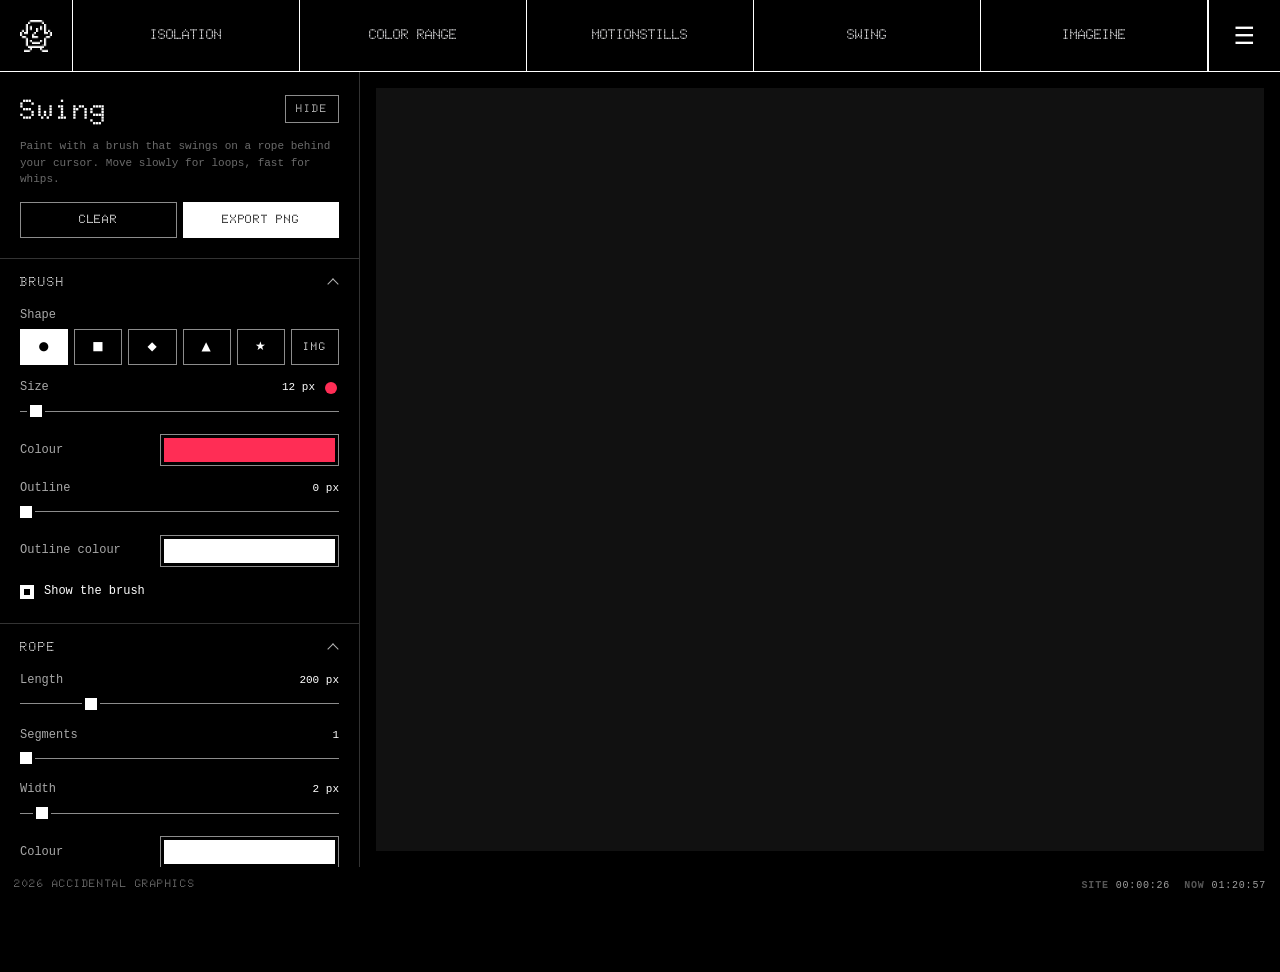
<file: apps/Swing.html>
<!DOCTYPE html>
<html lang="en">

<head>
  <meta charset="utf-8">
  <meta name="viewport" content="width=device-width, initial-scale=1, viewport-fit=cover">
  <title>Swing · Accidental Graphics</title>
  <meta name="description" content="Paint with a responsive pendulum brush and export the canvas.">
  <link rel="stylesheet" href="../css/style.css">
  <link rel="stylesheet" href="../css/nav.css">
  <link rel="stylesheet" href="../css/data.css">
  <link rel="stylesheet" href="../css/tool.css">
  <link rel="icon" type="image/png" sizes="16x16" href="../images/face cursor.png">
  <script defer src="../scripts/navConfig.js"></script>
  <script defer src="../scripts/navMenu.js"></script>
  <script src="../scripts/dataLayer.js"></script>
  <script defer src="../scripts/settingsToggle.js" data-panel="#ui"></script>
  <script src="../scripts/savedSettings.js"></script>
  <style>
    /* The canvas fills the page below the nav and beside the panel (css/tool.css, --ui-panel-w), with a
       margin for the lab data (css/data.css) outside the painting. The sheet covers the bottom on mobile. */
    #c {
      --swing-bg: #111111;
      --swing-left: 0px;
      background-color: var(--swing-bg);
      display: block;
      position: fixed;
      top: calc(var(--swing-top, 72px) + var(--ag-hud-band, 22px));
      left: calc(var(--swing-left) + var(--ag-hud-side, 16px));
      width: calc(100% - var(--swing-left) - 2 * var(--ag-hud-side, 16px));
      height: calc(100dvh - var(--swing-top, 72px) - var(--swing-foot, 34px) - 2 * var(--ag-hud-band, 22px));
      touch-action: none;
      -webkit-tap-highlight-color: transparent;
      -webkit-touch-callout: none;
      -webkit-user-select: none;
      user-select: none;
    }
    @media (min-width: 769px) {
      body:not(.ag-sheet):has(#ui:not(.ag-settings-collapsed)) #c {
        --swing-left: var(--ui-panel-w, 360px);
      }
    }
    body.ag-sheet #c {
      height: calc(100dvh - var(--swing-top, 72px) - var(--ag-hud-band, 18px));
    }
    html, body.app-page {
      overscroll-behavior: none;
    }
    body.app-page {
      background: #000;
    }
    .ag-hud {
      color: #fff;
    }
    #c.bg-off {
      background-color: #1a1a1a;
      background-image:
        linear-gradient(45deg, #262626 25%, transparent 25%, transparent 75%, #262626 75%),
        linear-gradient(45deg, #262626 25%, transparent 25%, transparent 75%, #262626 75%);
      background-size: 24px 24px;
      background-position: 0 0, 12px 12px;
    }
    /* Side panel on desktop; settingsToggle.js turns it into a bottom sheet on phones. */
    #ui {
      position: fixed;
      top: var(--swing-top, 72px);
      left: 0;
      bottom: 0;
      z-index: 200;
      overflow-y: auto;
    }
    .field-value {
      display: inline-flex;
      align-items: center;
      gap: 8px;
    }
    /* Brush size preview: fixed 16px box scaled with transform, so big brushes never move the layout. */
    .size-preview {
      flex: 0 0 auto;
      width: 16px;
      height: 16px;
      border-radius: 50%;
      background: #ff2d55;
      transform: scale(var(--preview-scale, .43));
      transition: transform var(--ag-dur-2, 220ms) var(--ag-ease-spring, ease-out), background-color var(--ag-dur-2, 220ms);
    }
    @media (prefers-reduced-motion: reduce) {
      .size-preview { transition: none; }
    }
    html body.tool-ui:not(#_) #ui .shape-btn {
      padding: 0;
      font-family: system-ui, sans-serif;
      font-size: 14px;
      letter-spacing: 0;
    }
    html body.tool-ui:not(#_) #ui #importShapeBtn {
      font-family: var(--ui-display);
      font-size: 11px;
    }
    @media (max-width: 480px) {
      #c {
        --swing-top: 60px;
      }
    }
  </style>
</head>

<body class="app-page tool-ui">
<canvas id="c"></canvas>
<div id="ui">
  <header class="tool-head">
    <div class="tool-head__row">
      <h1 class="tool-title">Swing</h1>
      <span data-settings-toggle-slot></span>
    </div>
    <p class="tool-lede">Paint with a brush that swings on a rope behind your cursor. Move slowly for loops, fast for whips.</p>
    <div class="tool-actions">
      <button id="resetBtn" type="button" title="Clear the canvas (R)">Clear</button>
      <button id="exportBtn" type="button" class="is-primary" title="Export PNG (E)">Export PNG</button>
    </div>
  </header>

  <details class="motion-group" open>
    <summary>Brush</summary>
    <div class="motion-group-body">
      <div class="field">
        <label id="shapeLabel">Shape</label>
        <div class="choice-grid choice-grid--icons" role="group" aria-labelledby="shapeLabel">
          <button type="button" class="shape-btn active" data-shape="circle" title="Circle" aria-label="Circle">●</button>
          <button type="button" class="shape-btn" data-shape="square" title="Square" aria-label="Square">■</button>
          <button type="button" class="shape-btn" data-shape="diamond" title="Diamond" aria-label="Diamond">◆</button>
          <button type="button" class="shape-btn" data-shape="triangle" title="Triangle" aria-label="Triangle">▲</button>
          <button type="button" class="shape-btn" data-shape="star" title="Star" aria-label="Star">★</button>
          <button type="button" class="shape-btn" id="importShapeBtn" data-shape="image" data-import="true" title="Use an image as the brush" aria-label="Image">Img</button>
        </div>
        <input type="file" id="importShapeInput" accept="image/*" hidden>
      </div>
      <div class="field">
        <label for="size"><span>Size</span><span class="field-value"><output class="value-label" id="sizeLabel">12 px</output><span class="size-preview" id="sizePreview" aria-hidden="true"></span></span></label>
        <input type="range" id="size" min="2" max="300" value="12" class="slider" data-ag-readout="1">
      </div>
      <div class="field field--inline">
        <label for="color">Colour</label>
        <input type="color" id="color" value="#ff2d55">
      </div>
      <div class="field">
        <label for="strokeWidth"><span>Outline</span><span class="field-value"><output class="value-label" id="strokeWidthLabel">0 px</output></span></label>
        <input type="range" id="strokeWidth" min="0" max="40" value="0" class="slider" data-ag-readout="1">
      </div>
      <div class="field field--inline">
        <label for="strokeColor">Outline colour</label>
        <input type="color" id="strokeColor" value="#ffffff">
      </div>
      <label class="check"><input type="checkbox" id="ballBtn" checked> Show the brush</label>
    </div>
  </details>

  <details class="motion-group" open>
    <summary>Rope</summary>
    <div class="motion-group-body">
      <div class="field">
        <label for="length"><span>Length</span><span class="field-value"><output class="value-label" id="lengthLabel">200 px</output></span></label>
        <input type="range" id="length" min="40" max="800" value="200" class="slider" data-ag-readout="1">
      </div>
      <div class="field">
        <label for="segments"><span>Segments</span><span class="field-value"><output class="value-label" id="segmentsLabel">1</output></span></label>
        <input type="range" id="segments" min="1" max="6" value="1" class="slider" data-ag-readout="1">
      </div>
      <div class="field">
        <label for="ropeWidth"><span>Width</span><span class="field-value"><output class="value-label" id="ropeWidthLabel">2 px</output></span></label>
        <input type="range" id="ropeWidth" min="1" max="20" value="2" class="slider" data-ag-readout="1">
      </div>
      <div class="field field--inline">
        <label for="ropeColor">Colour</label>
        <input type="color" id="ropeColor" value="#ffffff">
      </div>
      <label class="check"><input type="checkbox" id="ropeBtn" checked> Paint the rope too</label>
      <label class="check"><input type="checkbox" id="stretchBtn"> Elastic rope (stretches with speed)</label>
    </div>
  </details>

  <details class="motion-group">
    <summary>Physics</summary>
    <div class="motion-group-body">
      <div class="field">
        <label for="gravity"><span>Gravity</span><span class="field-value"><output class="value-label" id="gravityLabel">1.0 ×</output></span></label>
        <input type="range" id="gravity" min="0" max="3" step="0.1" value="1" class="slider" data-ag-readout="1">
      </div>
      <div class="field">
        <label for="friction"><span>Friction</span><span class="field-value"><output class="value-label" id="frictionLabel">2.0 %</output></span></label>
        <input type="range" id="friction" min="0" max="10" step="0.5" value="2" class="slider" data-ag-readout="1">
      </div>
    </div>
  </details>

  <details class="motion-group">
    <summary>Background</summary>
    <div class="motion-group-body">
      <div class="field field--inline">
        <label for="bgColor">Colour</label>
        <input type="color" id="bgColor" value="#111111">
      </div>
      <label class="check"><input type="checkbox" id="bgBtn" checked> Solid background (off = transparent PNG)</label>
    </div>
  </details>
</div>
<script>
const canvas = document.getElementById('c');
const ctx = canvas.getContext('2d');
let W = 0, H = 0;

// The canvas box is sized by CSS (below the nav, above the footer; full height behind the mobile sheet).
// Resizing a canvas clears it, so the painting is copied across and kept (top-left anchored).
function fitInsets(){
  const root = document.documentElement;
  const nav = document.querySelector('.site-nav');
  const foot = document.querySelector('.app-year');
  if (nav) root.style.setProperty('--swing-top', `${nav.offsetHeight}px`);
  if (foot) root.style.setProperty('--swing-foot', `${foot.offsetHeight}px`);
}
function resize(){
  const nextW = canvas.clientWidth, nextH = canvas.clientHeight;
  if (!nextW || !nextH || (nextW === W && nextH === H)) return;
  let keep = null;
  if (W && H) {
    keep = document.createElement('canvas');
    keep.width = W;
    keep.height = H;
    keep.getContext('2d').drawImage(canvas, 0, 0);
  }
  W = nextW; H = nextH;
  canvas.width = W; canvas.height = H;
  if (keep) ctx.drawImage(keep, 0, 0);
}
fitInsets();
resize();
window.addEventListener('load', () => { fitInsets(); resize(); });
window.addEventListener('resize', () => { fitInsets(); resize(); });
if (window.ResizeObserver) new ResizeObserver(resize).observe(canvas);

function clearCanvas(){
  ctx.clearRect(0,0,W,H);
  stamps = 0;
}
function resetPainting(){
  clearCanvas();
  hud.newSpecimen();
}
// Keyboard shortcuts
window.addEventListener('keydown', e => {
  if (e.target instanceof HTMLInputElement || e.target instanceof HTMLSelectElement || e.target instanceof HTMLTextAreaElement) return;
  if (e.key.toLowerCase() === 'r') resetPainting();
  if (e.key.toLowerCase() === 'e') exportPainting();
});

// Background: only shown through CSS, so on/off and colour can always change.
// On export it is put behind the painting; off = transparent PNG.
const bgBtn = document.getElementById('bgBtn');
const bgColorInput = document.getElementById('bgColor');
let showBackground = true;
let backgroundColor = bgColorInput.value;
function applyBackground(){
  canvas.style.setProperty('--swing-bg', backgroundColor);
  canvas.classList.toggle('bg-off', !showBackground);
  bgBtn.checked = showBackground;
}
bgBtn.addEventListener('change', ()=>{
  showBackground = bgBtn.checked;
  applyBackground();
});
bgColorInput.addEventListener('input', e=>{
  backgroundColor = e.target.value;
  showBackground = true;
  applyBackground();
});
applyBackground();

// PNG export (the data overlay is DOM only, so it is never in the file). On phones the share sheet is
// used when it can take files (iOS ignores the download attribute on blobs in some versions).
function exportPainting(){
  let source = canvas;
  if (showBackground) {
    source = document.createElement('canvas');
    source.width = canvas.width;
    source.height = canvas.height;
    const exportCtx = source.getContext('2d');
    exportCtx.fillStyle = backgroundColor;
    exportCtx.fillRect(0, 0, source.width, source.height);
    exportCtx.drawImage(canvas, 0, 0);
  }
  source.toBlob(blob=>{
    if (!blob) return;
    const file = new File([blob], 'schilderij.png', { type: 'image/png' });
    if (window.matchMedia('(pointer: coarse)').matches && navigator.canShare && navigator.canShare({ files: [file] })) {
      navigator.share({ files: [file] }).catch(()=>{});
      return;
    }
    const url = URL.createObjectURL(blob);
    const link = document.createElement('a');
    link.download = 'schilderij.png';
    link.href = url;
    document.body.appendChild(link);
    link.click();
    link.remove();
    setTimeout(()=>URL.revokeObjectURL(url), 4000);
  }, 'image/png');
}

// settings
const colorInput = document.getElementById('color');
const sizeInput = document.getElementById('size');
const sizeLabel = document.getElementById('sizeLabel');
const sizePreview = document.getElementById('sizePreview');
let paintColor = colorInput.value;
let paintSize = Number(sizeInput.value);
const segmentInput = document.getElementById('segments');
const segmentLabel = document.getElementById('segmentsLabel');
let segmentCount = Number(segmentInput.value);
segmentLabel.textContent = segmentCount;
const lengthInput = document.getElementById('length');
const lengthLabel = document.getElementById('lengthLabel');
let ropeLength = Number(lengthInput.value);
lengthLabel.textContent = `${ropeLength} px`;
const gravityInput = document.getElementById('gravity');
const gravityLabel = document.getElementById('gravityLabel');
const frictionInput = document.getElementById('friction');
const frictionLabel = document.getElementById('frictionLabel');
const ropeWidthInput = document.getElementById('ropeWidth');
const ropeWidthLabel = document.getElementById('ropeWidthLabel');
// Physics runs in fixed steps of 1/60 s: gravity is px per step squared at gravity 1.0x, friction the share
// of velocity lost per step.
const GRAVITY_UNIT = 0.5;
let gravity = GRAVITY_UNIT * Number(gravityInput.value);
let damping = 1 - Number(frictionInput.value) / 100;
let ropeWidth = Number(ropeWidthInput.value);
const stretchBtn = document.getElementById('stretchBtn');
const ballBtn = document.getElementById('ballBtn');
const ropeColorInput = document.getElementById('ropeColor');
const ropeBtn = document.getElementById('ropeBtn');
const shapeButtons = Array.from(document.querySelectorAll('.shape-btn'));
const importShapeInput = document.getElementById('importShapeInput');
const strokeColorInput = document.getElementById('strokeColor');
const strokeWidthInput = document.getElementById('strokeWidth');
const strokeWidthLabel = document.getElementById('strokeWidthLabel');
let stretchMode = false;
let showBall = true;
let ballShape = 'circle';
let ropeColor = ropeColorInput.value;
let showRope = true;
let importedImage = null;
let strokeColor = strokeColorInput.value;
// Ball outline: a width of 0 means no outline.
let strokeWidth = Number(strokeWidthInput.value);
strokeWidthLabel.textContent = `${strokeWidth} px`;

colorInput.addEventListener('input', e=>{
  paintColor = e.target.value;
  updateSizePreview(paintSize);
});
sizeInput.addEventListener('input', e=>{
  updateSizePreview(Number(e.target.value));
});
segmentInput.addEventListener('input', e=>{
  segmentCount = Number(e.target.value);
  segmentLabel.textContent = segmentCount;
  initSegments();
});
lengthInput.addEventListener('input', e=>{
  ropeLength = Number(e.target.value);
  lengthLabel.textContent = `${ropeLength} px`;
  initSegments();
});
gravityInput.addEventListener('input', e=>{
  gravity = GRAVITY_UNIT * Number(e.target.value);
  gravityLabel.textContent = `${Number(e.target.value).toFixed(1)} ×`;
});
frictionInput.addEventListener('input', e=>{
  damping = 1 - Number(e.target.value) / 100;
  frictionLabel.textContent = `${Number(e.target.value).toFixed(1)} %`;
});
ropeWidthInput.addEventListener('input', e=>{
  ropeWidth = Number(e.target.value);
  ropeWidthLabel.textContent = `${ropeWidth} px`;
});

// The on/off options are checkboxes.
function syncToggle(box, state){
  box.checked = state;
}
syncToggle(stretchBtn, stretchMode, 'Stretch');
syncToggle(ballBtn, showBall, 'Ball');
syncToggle(ropeBtn, showRope, 'Rope');

stretchBtn.addEventListener('change', ()=>{
  stretchMode = stretchBtn.checked;
  syncToggle(stretchBtn, stretchMode, 'Stretch');
});
ballBtn.addEventListener('change', ()=>{
  showBall = ballBtn.checked;
  syncToggle(ballBtn, showBall, 'Ball');
});
ropeBtn.addEventListener('change', ()=>{
  showRope = ropeBtn.checked;
  syncToggle(ropeBtn, showRope, 'Rope');
});
ropeColorInput.addEventListener('input', e=>{
  ropeColor = e.target.value;
});
strokeColorInput.addEventListener('input', e=>{
  strokeColor = e.target.value;
});
strokeWidthInput.addEventListener('input', e=>{
  strokeWidth = Number(e.target.value);
  strokeWidthLabel.textContent = `${strokeWidth} px`;
});

function updateSizePreview(size){
  paintSize = size;
  sizeLabel.textContent = `${size} px`;
  // The dot shows the brush up to 28 px; bigger brushes just fill it.
  sizePreview.style.setProperty('--preview-scale', (Math.min(size, 16) / 16).toFixed(3));
  sizePreview.style.backgroundColor = paintColor;
}
updateSizePreview(paintSize);

function setBallShape(shape){
  ballShape = shape;
  shapeButtons.forEach(btn=>{
    const active = btn.dataset.shape === shape;
    btn.classList.toggle('active', active);
    btn.setAttribute('aria-pressed', String(active));
  });
}

shapeButtons.forEach(btn=>{
  const shape = btn.dataset.shape;
  if (btn.dataset.import === 'true') {
    btn.addEventListener('click', ()=>{
      importShapeInput.click();
    });
  } else {
    btn.addEventListener('click', ()=>{
      setBallShape(shape);
    });
  }
});

importShapeInput.addEventListener('change', e=>{
  const file = e.target.files && e.target.files[0];
  if (!file) return;
  const url = URL.createObjectURL(file);
  const img = new Image();
  img.onload = ()=>{
    importedImage = img;
    setBallShape('image');
    URL.revokeObjectURL(url);
  };
  img.onerror = ()=>URL.revokeObjectURL(url);
  img.src = url;
  importShapeInput.value = '';
});

setBallShape(ballShape);

document.getElementById('resetBtn').addEventListener('click', resetPainting);
document.getElementById('exportBtn').addEventListener('click', exportPainting);

// Pointer position (mouse, pen and touch). The brush only paints once the pointer has been used, so
// nothing is drawn at the canvas centre before the first move or touch.
const mouse = {x: 0, y: 0};
let armed = false;
const coarsePointer = window.matchMedia('(pointer: coarse)');
function updateMousePosition(e){
  const rect = canvas.getBoundingClientRect();
  mouse.x = e.clientX - rect.left;
  mouse.y = e.clientY - rect.top;
}
window.addEventListener('pointermove', e=>{
  updateMousePosition(e);
  // On touch screens only a real touch starts the brush (stray mouse events at 0,0 are ignored); a mouse
  // or pen arms it on its first move, ignoring the synthetic move some browsers fire at 0,0.
  if (!armed && !coarsePointer.matches && !(e.clientX === 0 && e.clientY === 0)) {
    armed = true;
    hangFromPointer();
  }
});
// A touch can land anywhere: the rope starts hanging from the new spot instead of swinging in from the old one.
canvas.addEventListener('pointerdown', e=>{
  updateMousePosition(e);
  if (e.pointerType !== 'mouse' || !armed) {
    armed = true;
    hangFromPointer();
  }
});

// pendulum masses
let segments = [];

function initSegments(){
  const segmentLength = ropeLength / segmentCount;
  segments = Array.from({length: segmentCount}, (_, i) => ({
    x: mouse.x,
    y: mouse.y + (i + 1) * segmentLength,
    px: mouse.x,
    py: mouse.y + (i + 1) * segmentLength
  }));
}
function hangFromPointer(){
  prevAnchorX = mouse.x;
  prevAnchorY = mouse.y;
  initSegments();
}
mouse.x = canvas.clientWidth / 2;
mouse.y = canvas.clientHeight / 2;
let prevAnchorX = mouse.x, prevAnchorY = mouse.y;
initSegments();

// Data overlay (scripts/dataLayer.js): DOM only, so it never ends up in the exported PNG.
const hud = AGData.hud(canvas, { canvas, code: 'SWG', slots: { specimen: 'tr' } });
AGData.readouts(document.getElementById('ui'));
let stamps = 0;
let hudAt = 0;
let lastTipX = 0, lastTipY = 0, lastTipAt = 0;

const STEP = 1 / 60;       // seconds per physics step (and per painted stamp)
const MAX_FRAME = 0.1;     // a background tab or hitch never fast-forwards the pendulum
let acc = 0;
let lastNow = 0;

// One verlet step with the anchor at (ax, ay).
function stepPhysics(ax, ay){
  const segmentLength = ropeLength / segmentCount;
  for (let i = 0; i < segments.length; i++) {
    const seg = segments[i];
    const vx = (seg.x - seg.px) * damping;
    const vy = (seg.y - seg.py) * damping + gravity;
    seg.px = seg.x;
    seg.py = seg.y;
    seg.x += vx;
    seg.y += vy;
  }
  // fixed length for every segment, from the anchor down the chain
  let anchorX = ax;
  let anchorY = ay;
  for (let i = 0; i < segments.length; i++) {
    const seg = segments[i];
    const dx = seg.x - anchorX;
    const dy = seg.y - anchorY;
    let dist = Math.sqrt(dx*dx + dy*dy);
    if (dist === 0) dist = 0.0001;
    const nx = dx / dist;
    const ny = dy / dist;
    if (stretchMode) {
      const diff = segmentLength - dist;
      const softness = 0.2;
      seg.x += nx * diff * softness;
      seg.y += ny * diff * softness;
    } else {
      seg.x = anchorX + nx * segmentLength;
      seg.y = anchorY + ny * segmentLength;
    }
    anchorX = seg.x;
    anchorY = seg.y;
  }
}

function paintStamp(ax, ay){
  const tip = segments[segments.length - 1];
  if (showBall || strokeWidth > 0) {
    drawBallTip(tip.x, tip.y, showBall);
  }
  if (showRope) {
    ctx.beginPath();
    ctx.strokeStyle = ropeColor;
    ctx.lineWidth = ropeWidth;
    ctx.moveTo(ax, ay);
    for (let i = 0; i < segments.length; i++) {
      ctx.lineTo(segments[i].x, segments[i].y);
    }
    ctx.stroke();
  }
  stamps++;
}

function updateHud(now){
  const tip = segments[segments.length - 1];
  const dt = (now - lastTipAt) / 1000;
  if (dt > 0) {
    hud.set('Tip', AGData.fmt(Math.hypot(tip.x - lastTipX, tip.y - lastTipY) / dt, 0, 4), 'px/s', 'br');
  }
  lastTipX = tip.x; lastTipY = tip.y; lastTipAt = now;
  // Angle of the first segment from straight down.
  const first = segments[0];
  const theta = Math.atan2(first.x - mouse.x, first.y - mouse.y) * 180 / Math.PI;
  hud.set('Theta', (theta < 0 ? '-' : '+') + AGData.fmt(Math.abs(theta), 1, 3), '°', 'br');
  // Small-angle period of a simple pendulum of the whole rope length: T = 2π √(L / g).
  const g = gravity * 3600;
  hud.set('T0', g > 0 ? AGData.fmt(2 * Math.PI * Math.sqrt(ropeLength / g), 2) : '∞', 's', 'tr');
  hud.set('Rope', `${segmentCount} × ${AGData.fmt(ropeLength / segmentCount, 0, 3)}`, 'px', 'tr');
  hud.set('Stamps', AGData.fmt(stamps, 0, 6), '', 'tr');
}

function loop(now){
  requestAnimationFrame(loop);
  hud.frame(now);
  if (!segments.length) initSegments();

  const dt = Math.min(MAX_FRAME, Math.max(0, (now - lastNow) / 1000));
  lastNow = now;
  acc += dt;
  const steps = Math.floor(acc / STEP);
  acc -= steps * STEP;

  // Steps run at a fixed rate whatever the display refresh (30, 60 or 120 Hz), so the swing and the
  // density of the strokes stay the same. The anchor glides across the steps of a slow frame.
  for (let i = 1; i <= steps; i++) {
    const t = i / steps;
    const ax = prevAnchorX + (mouse.x - prevAnchorX) * t;
    const ay = prevAnchorY + (mouse.y - prevAnchorY) * t;
    stepPhysics(ax, ay);
    if (armed) paintStamp(ax, ay);
  }
  if (steps) {
    prevAnchorX = mouse.x;
    prevAnchorY = mouse.y;
  }

  if (now - hudAt > 100) {
    hudAt = now;
    updateHud(now);
  }
}

function drawBallTip(x, y, fillBall = true){
  const r = paintSize / 2;
  ctx.beginPath();
  switch(ballShape){
    case 'square':
      ctx.rect(x - r, y - r, paintSize, paintSize);
      break;
    case 'diamond':
      ctx.moveTo(x, y - r);
      ctx.lineTo(x + r, y);
      ctx.lineTo(x, y + r);
      ctx.lineTo(x - r, y);
      ctx.closePath();
      break;
    case 'triangle':
      ctx.moveTo(x, y - r);
      ctx.lineTo(x + r, y + r);
      ctx.lineTo(x - r, y + r);
      ctx.closePath();
      break;
    case 'star':
      drawStar(ctx, x, y, r);
      break;
    default:
      ctx.arc(x, y, r, 0, Math.PI*2);
      break;
  }

  if(fillBall){
    if(ballShape === 'image' && importedImage){
      ctx.drawImage(importedImage, x - paintSize / 2, y - paintSize / 2, paintSize, paintSize);
    } else {
      ctx.fillStyle = paintColor;
      ctx.fill();
    }
  }

  if(strokeWidth > 0){
    ctx.strokeStyle = strokeColor;
    ctx.lineWidth = strokeWidth;
    ctx.stroke();
  }
}
function drawStar(ctx, x, y, outerRadius){
  const spikes = 5;
  const innerRadius = outerRadius * 0.5;
  let rot = Math.PI / 2 * 3;
  ctx.moveTo(x, y - outerRadius);
  for (let i = 0; i < spikes; i++) {
    ctx.lineTo(x + Math.cos(rot) * outerRadius, y + Math.sin(rot) * outerRadius);
    rot += Math.PI / spikes;
    ctx.lineTo(x + Math.cos(rot) * innerRadius, y + Math.sin(rot) * innerRadius);
    rot += Math.PI / spikes;
  }
  ctx.closePath();
}
// Remember the settings between visits (scripts/savedSettings.js).
AGSettings.persist('swing', {
  controls: ['color', 'size', 'segments', 'length', 'gravity', 'friction', 'ropeWidth', 'ropeColor', 'strokeColor', 'strokeWidth', 'bgColor'],
  get: () => ({ stretchMode, showBall, showRope, showBackground, ballShape }),
  set: (saved) => {
    if (typeof saved.stretchMode === 'boolean') stretchMode = saved.stretchMode;
    if (typeof saved.showBall === 'boolean') showBall = saved.showBall;
    if (typeof saved.showRope === 'boolean') showRope = saved.showRope;
    if (typeof saved.showBackground === 'boolean') showBackground = saved.showBackground;
    // Older versions had a separate outline toggle: "off" now means a width of 0.
    if (saved.showStroke === false && strokeWidth !== 0) {
      strokeWidthInput.value = '0';
      strokeWidthInput.dispatchEvent(new Event('input', { bubbles: true }));
    }
    syncToggle(stretchBtn, stretchMode, 'Stretch');
    syncToggle(ballBtn, showBall, 'Ball');
    syncToggle(ropeBtn, showRope, 'Rope');
    applyBackground();
    // An imported shape image is not stored, so fall back to the circle.
    if (saved.ballShape !== 'image' && shapeButtons.some(btn => btn.dataset.shape === saved.ballShape)) {
      setBallShape(saved.ballShape);
    }
  },
});

requestAnimationFrame(loop);
</script>
<div class="app-year">2026 Accidental Graphics</div>
</body>
</html>
</file>
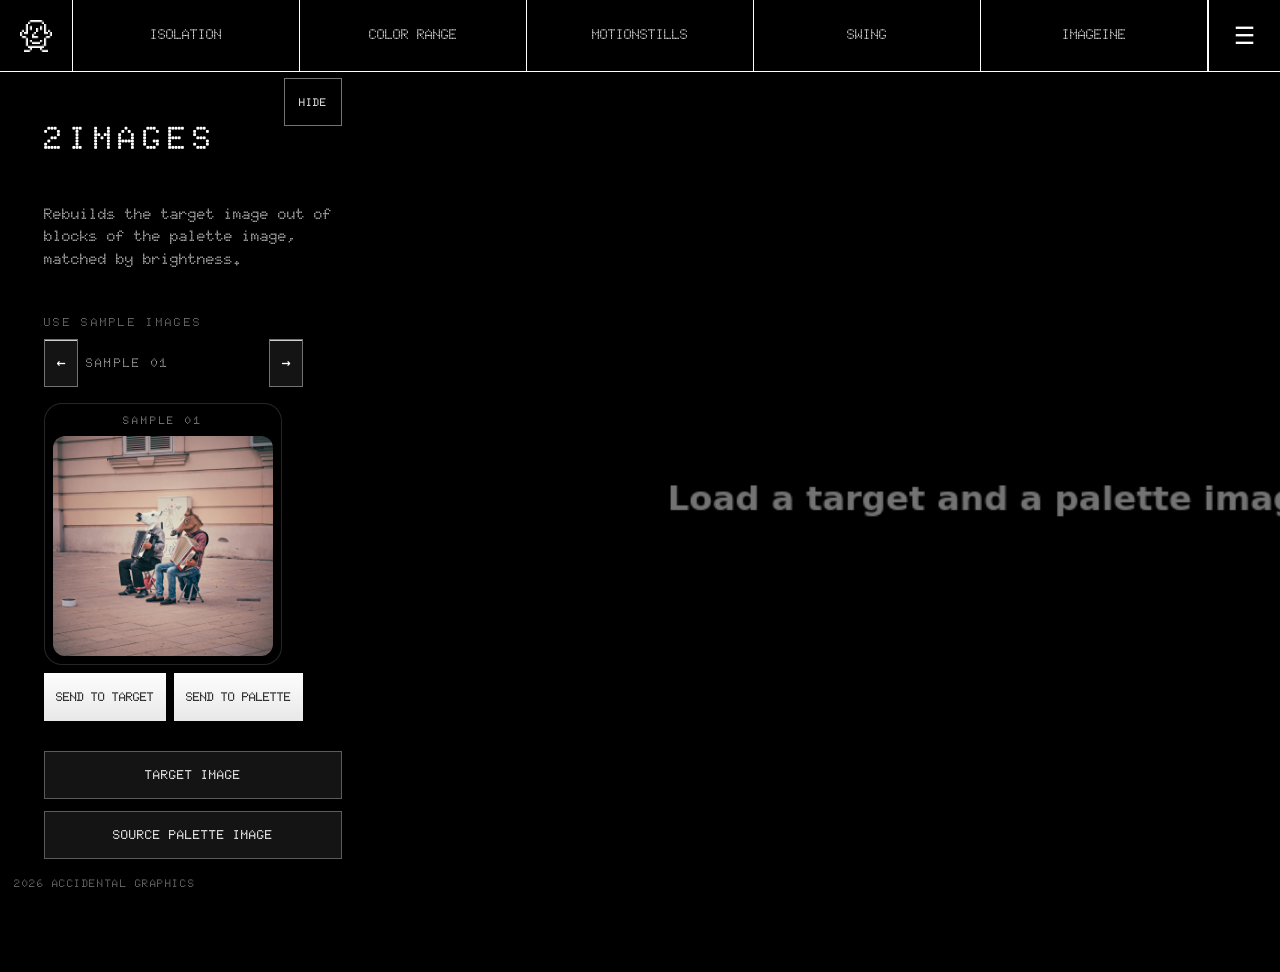
<file: archiveApps/2images.html>
<!DOCTYPE html>
<html lang="en">

<head>
  <meta charset="utf-8">
  <meta name="viewport" content="width=device-width, initial-scale=1">
  <title>2Images · Accidental Graphics</title>
  <meta name="description" content="Rebuild one image out of blocks of a second image, matched by brightness.">
  <link rel="stylesheet" href="../css/style.css">
  <link rel="stylesheet" href="../css/nav.css">
  <link rel="preconnect" href="https://fonts.googleapis.com">
  <link rel="preconnect" href="https://fonts.gstatic.com" crossorigin>
  <link href="https://fonts.googleapis.com/css2?family=Doto:wght,ROND@100..900,0..100&display=swap" rel="stylesheet">
  <link rel="icon" type="image/png" sizes="16x16" href="../images/face cursor.png">
  <script defer src="../scripts/navConfig.js"></script>
  <script defer src="../scripts/navMenu.js"></script>
  <script defer src="../scripts/settingsToggle.js" data-panel="#controls"></script>
  <script src="../scripts/savedSettings.js"></script>
</head>

<body class="app-page">

<div id="main">
  <!-- Sidebar controls -->
  <div id="controls">
<h1>2images</h1>
<p class="app-description">Rebuilds the target image out of blocks of the palette image, matched by brightness.</p>
  <div class="sample-loader sample-loader--carousel">
    <label>Use sample images</label>
    <div class="sample-carousel-controls">
      <button type="button" id="twoImagesSamplePrev" aria-label="Previous sample">&#8592;</button>
      <span class="sample-carousel-name" id="twoImagesSampleName">Sample 01</span>
      <button type="button" id="twoImagesSampleNext" aria-label="Next sample">&#8594;</button>
    </div>
    <div class="sample-preview" id="twoImagesSamplePreview"></div>
    <div class="sample-loader__actions">
      <button type="button" id="loadSampleTarget">Send to target</button>
      <button type="button" id="loadSamplePalette">Send to palette</button>
    </div>
  </div>
  <label class="file-button file-button--full">Target Image
    <input type="file" id="img1Input" accept="image/*">
  </label>
  <label class="file-button file-button--full">Source Palette Image
    <input type="file" id="img2Input" accept="image/*">
  </label>
  <label>Block size: <span id="blockSizeLabel">10 px</span> <input type="range" id="blockSizeInput" value="10" min="2" max="50" class="slider"></label>
  <label>Tones: <span id="tonesLabel">10</span> <input type="range" id="tonesInput" value="10" min="2" max="40" class="slider"></label>
  <label>Palette block: <span id="sourceBlockLabel">30 px</span> <input type="range" id="sourceBlockInput" value="30" min="6" max="120" class="slider"></label>
  <button id="processBtn" disabled>Generate</button>
  <button id="exportBtn" disabled>Export Image</button>
</div>
<canvas id="canvas"></canvas>
</div>
<div class="app-year">2026 Accidental Graphics</div>
<script src="../scripts/sampleMedia.js"></script>
<script>
const img1Input = document.getElementById('img1Input');
const img2Input = document.getElementById('img2Input');
const processBtn = document.getElementById('processBtn');
const exportBtn = document.getElementById('exportBtn');
const canvas = document.getElementById('canvas');
const ctx = canvas.getContext('2d');
const blockSizeInput = document.getElementById('blockSizeInput');
const blockSizeLabel = document.getElementById('blockSizeLabel');
const tonesInput = document.getElementById('tonesInput');
const tonesLabel = document.getElementById('tonesLabel');
const sourceBlockInput = document.getElementById('sourceBlockInput');
const sourceBlockLabel = document.getElementById('sourceBlockLabel');
const loadSampleTargetBtn = document.getElementById('loadSampleTarget');
const loadSamplePaletteBtn = document.getElementById('loadSamplePalette');
const samplePreview = document.getElementById('twoImagesSamplePreview');
const sampleName = document.getElementById('twoImagesSampleName');
const samplePrevBtn = document.getElementById('twoImagesSamplePrev');
const sampleNextBtn = document.getElementById('twoImagesSampleNext');

// Big photos are scaled down first: the result looks the same and stays fast.
const MAX_TARGET_SIDE = 2400;
const MAX_PALETTE_SIDE = 1200;

// Each image is kept as a scaled copy plus its pixels, so changing a slider
// only redoes the block matching.
const images = { target: null, palette: null };

const sampleCarousel = window.SampleMedia?.createCarousel({
  type: 'images',
  previewEl: samplePreview,
  nameEl: sampleName,
  prevBtn: samplePrevBtn,
  nextBtn: sampleNextBtn,
  emptyMessage: 'Add sample stills in sampleMedia.js'
});

function drawMessage(text){
  canvas.width = 800;
  canvas.height = 500;
  ctx.fillStyle = '#000';
  ctx.fillRect(0, 0, canvas.width, canvas.height);
  ctx.fillStyle = 'rgba(255,255,255,0.45)';
  ctx.font = '700 22px Doto, system-ui';
  ctx.textAlign = 'center';
  ctx.fillText(text, canvas.width / 2, canvas.height / 2);
}

function prepareImage(img, maxSide){
  const scale = Math.min(1, maxSide / Math.max(img.naturalWidth, img.naturalHeight));
  const width = Math.max(1, Math.round(img.naturalWidth * scale));
  const height = Math.max(1, Math.round(img.naturalHeight * scale));
  const prepared = document.createElement('canvas');
  prepared.width = width;
  prepared.height = height;
  const preparedCtx = prepared.getContext('2d', { willReadFrequently: true });
  preparedCtx.drawImage(img, 0, 0, width, height);
  return { canvas: prepared, data: preparedCtx.getImageData(0, 0, width, height) };
}

function assignImage(slot, src, { revokeUrl = false } = {}){
  const img = new Image();
  img.onload = () => {
    images[slot] = prepareImage(img, slot === 'target' ? MAX_TARGET_SIDE : MAX_PALETTE_SIDE);
    if(revokeUrl) URL.revokeObjectURL(src);
    updateButtons();
    if(images.target && images.palette){
      generate();
    } else {
      drawMessage(images.target ? 'Now load a palette image' : 'Now load a target image');
    }
  };
  img.onerror = () => {
    alert('Could not load that image. Try another file.');
    if(revokeUrl) URL.revokeObjectURL(src);
  };
  img.src = src;
}

function loadImageFile(slot, file){
  if(!file) return;
  assignImage(slot, URL.createObjectURL(file), { revokeUrl: true });
}

img1Input.addEventListener('change', e => loadImageFile('target', e.target.files[0]));
img2Input.addEventListener('change', e => loadImageFile('palette', e.target.files[0]));

if(sampleCarousel?.hasSamples){
  loadSampleTargetBtn?.addEventListener('click', ()=>{
    const sample = sampleCarousel.getCurrentSample?.();
    if(sample?.src) assignImage('target', sample.src);
  });
  loadSamplePaletteBtn?.addEventListener('click', ()=>{
    const sample = sampleCarousel.getCurrentSample?.();
    if(sample?.src) assignImage('palette', sample.src);
  });
} else {
  loadSampleTargetBtn?.setAttribute('disabled','true');
  loadSamplePaletteBtn?.setAttribute('disabled','true');
}

function updateButtons(){
  processBtn.disabled = !(images.target && images.palette);
  exportBtn.disabled = processBtn.disabled;
}

function updateLabels(){
  blockSizeLabel.textContent = `${blockSizeInput.value} px`;
  tonesLabel.textContent = tonesInput.value;
  sourceBlockLabel.textContent = `${sourceBlockInput.value} px`;
}

function getBlockBrightness(imageData, xStart, yStart, blockSize){
  const { data, width, height } = imageData;
  const xEnd = Math.min(width, xStart + blockSize);
  const yEnd = Math.min(height, yStart + blockSize);
  let sum = 0, count = 0;
  for(let y = yStart; y < yEnd; y++){
    let idx = (y * width + xStart) * 4;
    for(let x = xStart; x < xEnd; x++, idx += 4){
      sum += 0.299 * data[idx] + 0.587 * data[idx + 1] + 0.114 * data[idx + 2];
      count++;
    }
  }
  return count ? sum / count : 0;
}

function generate(){
  const target = images.target;
  const palette = images.palette;
  if(!target || !palette) return;
  const blockSize = parseInt(blockSizeInput.value, 10) || 10;
  const tones = parseInt(tonesInput.value, 10) || 10;
  const sourceSize = Math.min(parseInt(sourceBlockInput.value, 10) || 30, palette.data.width, palette.data.height);

  // Palette blocks, darkest to brightest; only a few evenly spaced ones are used.
  const sourceBlocks = [];
  for(let y = 0; y + sourceSize <= palette.data.height; y += sourceSize){
    for(let x = 0; x + sourceSize <= palette.data.width; x += sourceSize){
      sourceBlocks.push({ x, y, brightness: getBlockBrightness(palette.data, x, y, sourceSize) });
    }
  }
  sourceBlocks.sort((a, b) => a.brightness - b.brightness);
  const toneCount = Math.max(1, Math.min(tones, sourceBlocks.length));
  const selectedBlocks = [];
  for(let i = 0; i < toneCount; i++){
    const index = toneCount === 1 ? 0 : Math.round(i * (sourceBlocks.length - 1) / (toneCount - 1));
    selectedBlocks.push(sourceBlocks[index]);
  }

  // Target blocks, darkest to brightest, each get the palette block of the same rank.
  const targetBlocks = [];
  for(let y = 0; y < target.data.height; y += blockSize){
    for(let x = 0; x < target.data.width; x += blockSize){
      targetBlocks.push({ x, y, brightness: getBlockBrightness(target.data, x, y, blockSize) });
    }
  }
  targetBlocks.sort((a, b) => a.brightness - b.brightness);

  canvas.width = target.data.width;
  canvas.height = target.data.height;
  ctx.imageSmoothingEnabled = true;
  targetBlocks.forEach((block, i) => {
    const sourceBlock = selectedBlocks[Math.floor(i / targetBlocks.length * selectedBlocks.length)];
    ctx.drawImage(palette.canvas, sourceBlock.x, sourceBlock.y, sourceSize, sourceSize, block.x, block.y, blockSize, blockSize);
  });
}

let generateFrame = 0;
function scheduleGenerate(){
  updateLabels();
  if(!images.target || !images.palette || generateFrame) return;
  generateFrame = requestAnimationFrame(() => {
    generateFrame = 0;
    generate();
  });
}

[blockSizeInput, tonesInput, sourceBlockInput].forEach(input => input.addEventListener('input', scheduleGenerate));
processBtn.addEventListener('click', generate);

exportBtn.addEventListener('click', ()=>{
  if(!images.target || !images.palette) return;
  canvas.toBlob(blob => {
    if(!blob) return;
    const url = URL.createObjectURL(blob);
    const link = document.createElement('a');
    link.download = 'mapped_image.png';
    link.href = url;
    link.click();
    setTimeout(() => URL.revokeObjectURL(url), 1000);
  }, 'image/png');
});

// Remember the settings between visits (scripts/savedSettings.js). Images are not stored.
AGSettings.persist('2images', { controls: ['blockSizeInput', 'tonesInput', 'sourceBlockInput'] });

updateLabels();
drawMessage('Load a target and a palette image');
</script>
</body>
</html>
</file>
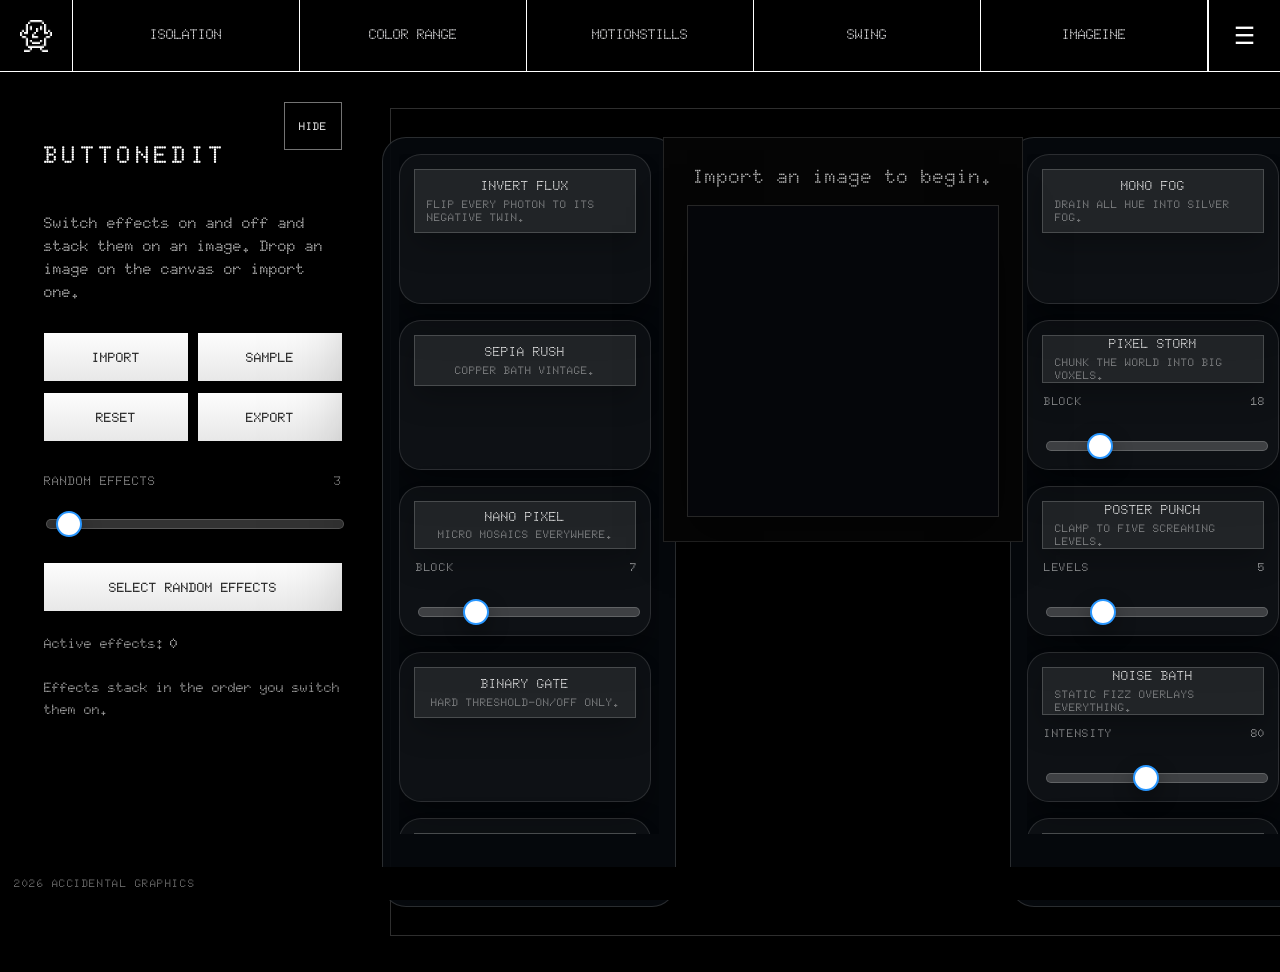
<file: archiveApps/buttonedit.html>
<!DOCTYPE html>
<html lang="nl">
<head>
  <meta charset="utf-8">
  <meta name="viewport" content="width=device-width, initial-scale=1">
  <title>ButtonEdit · Accidental Graphics</title>
  <meta name="description" content="Stack image effects by switching buttons on and off.">
  <link rel="stylesheet" href="../css/style.css">
  <link rel="stylesheet" href="../css/nav.css">
  <link rel="preconnect" href="https://fonts.googleapis.com">
  <link rel="preconnect" href="https://fonts.gstatic.com" crossorigin>
  <link href="https://fonts.googleapis.com/css2?family=Doto:wght,ROND@100..900,0..100&display=swap" rel="stylesheet">
  <link rel="icon" type="image/png" sizes="16x16" href="../images/face cursor.png">
  <script defer src="../scripts/navConfig.js"></script>
  <script defer src="../scripts/navMenu.js"></script>
  <script defer src="../scripts/settingsToggle.js" data-panel="#controls"></script>
  <style>
    /* The slider sits inside its effect card instead of floating in the other column. */
    .buttonedit-stage .effect-card .effect-slider {
      padding: 0 2px;
      border: 0;
      background: none;
      box-shadow: none;
    }
  </style>
</head>

<body class="buttonedit-page">
  <div id="main" class="buttonedit">
    <section id="controls" class="buttonedit-controls">
      <h1>ButtonEdit</h1>
      <p class="app-description">Switch effects on and off and stack them on an image. Drop an image on the canvas or import one.</p>

      <div class="button-row">
        <button id="importBtn" class="primary" type="button">Import</button>
        <button id="sampleBtn" type="button">Sample</button>
      </div>
      <div class="button-row">
        <button id="resetBtn" class="secondary" type="button">Reset</button>
        <button id="exportBtn" class="ghost" type="button">Export</button>
      </div>

      <div class="control-block">
        <label for="randomEffectCount">Random effects <span id="randomCountDisplay">3</span></label>
        <input type="range" id="randomEffectCount" min="1" max="10" step="1" value="3">
      </div>

      <div class="button-row">
        <button id="randomEffectsBtn" type="button">Select Random Effects</button>
      </div>

      <input type="file" id="fileInput" accept="image/*" hidden>

      <p class="button-lab__indicator">Active effects:<strong id="activeCount">0</strong></p>
      <p class="button-lab__helper">
        Effects stack in the order you switch them on.
      </p>
    </section>

    <section class="buttonedit-stage">
      <div class="buttonedit-arena" id="buttonArena">
        <aside class="effect-panel effect-panel--left">
          <div class="effects-grid" id="effectsGridLeft"></div>
        </aside>
        <div class="canvas-core">
          <div class="canvas-caption" id="statusText">Import an image to begin.</div>
          <canvas id="mainCanvas" width="720" height="720"></canvas>
        </div>
        <aside class="effect-panel effect-panel--right">
          <div class="effects-grid" id="effectsGridRight"></div>
        </aside>
      </div>
    </section>
  </div>

  <div class="app-year">2026 Accidental Graphics</div>

  <script src="../scripts/sampleMedia.js"></script>
  <script>
    (() => {
      const CANVAS_SIZE = 720;
      const canvas = document.getElementById('mainCanvas');
      const ctx = canvas.getContext('2d');
      const fileInput = document.getElementById('fileInput');
      const importBtn = document.getElementById('importBtn');
      const resetBtn = document.getElementById('resetBtn');
      const exportBtn = document.getElementById('exportBtn');
      const randomEffectsBtn = document.getElementById('randomEffectsBtn');
      const randomEffectCount = document.getElementById('randomEffectCount');
      const randomCountDisplay = document.getElementById('randomCountDisplay');
      const activeCount = document.getElementById('activeCount');
      const arena = document.getElementById('buttonArena');
      const effectsColumns = [
        document.getElementById('effectsGridLeft'),
        document.getElementById('effectsGridRight'),
      ].filter(Boolean);

      const baseCanvas = document.createElement('canvas');
      const baseCtx = baseCanvas.getContext('2d');
      const workCanvas = document.createElement('canvas');
      // Effects read and write pixels all the time: keep this canvas on the CPU.
      const workCtx = workCanvas.getContext('2d', { willReadFrequently: true });
      const tempCanvas = document.createElement('canvas');
      const tempCtx = tempCanvas.getContext('2d');

      const resizeCanvases = (width, height) => {
        [canvas, baseCanvas, workCanvas, tempCanvas].forEach((element) => {
          if (element.width !== width) element.width = width;
          if (element.height !== height) element.height = height;
        });
      };
      resizeCanvases(CANVAS_SIZE, CANVAS_SIZE);

      const helpers = {
        tempCanvas,
        tempCtx,
        copySnapshot(ctxRef) {
          const { width, height } = ctxRef.canvas;
          if (tempCanvas.width !== width) tempCanvas.width = width;
          if (tempCanvas.height !== height) tempCanvas.height = height;
          tempCtx.clearRect(0, 0, width, height);
          tempCtx.drawImage(ctxRef.canvas, 0, 0, width, height);
        },
        random(min, max) {
          return Math.random() * (max - min) + min;
        },
      };

      const state = {
        activeEffects: new Set(),
        buttons: new Map(),
        cards: new Map(),
        sliders: new Map(),
        effectValues: new Map(),
        imageReady: false,
      };

      const clamp = (value, min = 0, max = 255) => Math.min(max, Math.max(min, value));

      arena?.classList.remove('arena-unwrapped', 'arena-muted');

      const distributeCards = (cards) => {
        if (!effectsColumns.length || !cards.length) return;
        effectsColumns.forEach((col) => (col.innerHTML = ''));
        cards.forEach((card, index) => {
          const target = effectsColumns[index % effectsColumns.length];
          target.appendChild(card);
        });
      };

      const formatSliderValue = (effect, value) =>
        effect.control && typeof effect.control.format === 'function'
          ? effect.control.format(value)
          : value;

      const getEffectValue = (effect) => {
        if (!effect.control) return undefined;
        if (!state.effectValues.has(effect.id)) {
          state.effectValues.set(effect.id, effect.control.defaultValue);
        }
        return state.effectValues.get(effect.id);
      };

      const processPixels = (context, fn, options = {}) => {
        const { width, height } = context.canvas;
        const imageData = context.getImageData(0, 0, width, height);
        const data = imageData.data;
        const source = options.useCopy ? new Uint8ClampedArray(data) : data;
        // One pixel object, reused for every pixel (effects only read from it).
        const px = { r: 0, g: 0, b: 0, a: 0, x: 0, y: 0, idx: 0, width, height, source };

        for (let i = 0, idx = 0; i < data.length; i += 4, idx += 1) {
          px.r = data[i];
          px.g = data[i + 1];
          px.b = data[i + 2];
          px.a = data[i + 3];
          px.x = idx % width;
          px.y = (idx - px.x) / width;
          px.idx = idx;
          const result = fn(px);
          if (result) {
            data[i] = clamp(result[0]);
            data[i + 1] = clamp(result[1]);
            data[i + 2] = clamp(result[2]);
            data[i + 3] = clamp(result[3] ?? 255);
          }
        }

        context.putImageData(imageData, 0, 0);
      };

      const samplePixel = (buffer, width, height, x, y) => {
        const clampedX = Math.max(0, Math.min(width - 1, Math.round(x)));
        const clampedY = Math.max(0, Math.min(height - 1, Math.round(y)));
        const index = (clampedY * width + clampedX) * 4;
        return [
          buffer[index],
          buffer[index + 1],
          buffer[index + 2],
          buffer[index + 3],
        ];
      };

      const applyConvolution = (context, kernel, divisor = 1, bias = 0) => {
        const { width, height } = context.canvas;
        const imageData = context.getImageData(0, 0, width, height);
        const data = imageData.data;
        const source = new Uint8ClampedArray(data);
        const size = Math.sqrt(kernel.length);
        const half = Math.floor(size / 2);

        for (let y = 0; y < height; y += 1) {
          for (let x = 0; x < width; x += 1) {
            let r = 0;
            let g = 0;
            let b = 0;
            for (let ky = 0; ky < size; ky += 1) {
              const sy = Math.min(height - 1, Math.max(0, y + ky - half));
              for (let kx = 0; kx < size; kx += 1) {
                const weight = kernel[ky * size + kx];
                if (!weight) continue;
                const sx = Math.min(width - 1, Math.max(0, x + kx - half));
                const si = (sy * width + sx) * 4;
                r += source[si] * weight;
                g += source[si + 1] * weight;
                b += source[si + 2] * weight;
              }
            }
            const index = (y * width + x) * 4;
            data[index] = clamp(r / divisor + bias);
            data[index + 1] = clamp(g / divisor + bias);
            data[index + 2] = clamp(b / divisor + bias);
          }
        }

        context.putImageData(imageData, 0, 0);
      };

      const pixelate = (context, blockSize) => {
        const { width, height } = context.canvas;
        const tiny = document.createElement('canvas');
        tiny.width = Math.max(1, Math.floor(width / blockSize));
        tiny.height = Math.max(1, Math.floor(height / blockSize));
        const tinyCtx = tiny.getContext('2d');
        tinyCtx.imageSmoothingEnabled = false;
        tinyCtx.drawImage(context.canvas, 0, 0, tiny.width, tiny.height);
        context.imageSmoothingEnabled = false;
        context.clearRect(0, 0, width, height);
        context.drawImage(tiny, 0, 0, width, height);
        context.imageSmoothingEnabled = true;
      };

      const gradientSample = (stops, t) => {
        const clamped = Math.min(1, Math.max(0, t));
        for (let i = 0; i < stops.length - 1; i += 1) {
          const current = stops[i];
          const next = stops[i + 1];
          if (clamped >= current.pos && clamped <= next.pos) {
            const local = (clamped - current.pos) / (next.pos - current.pos);
            return [
              current.color[0] + (next.color[0] - current.color[0]) * local,
              current.color[1] + (next.color[1] - current.color[1]) * local,
              current.color[2] + (next.color[2] - current.color[2]) * local,
            ];
          }
        }
        return stops.at(-1).color;
      };

      const saturateColor = (r, g, b, amount) => {
        const gray = 0.299 * r + 0.587 * g + 0.114 * b;
        return [
          clamp(gray + (r - gray) * amount),
          clamp(gray + (g - gray) * amount),
          clamp(gray + (b - gray) * amount),
        ];
      };

      const thermalStops = [
        { pos: 0, color: [5, 10, 80] },
        { pos: 0.25, color: [31, 124, 201] },
        { pos: 0.5, color: [243, 188, 66] },
        { pos: 0.75, color: [255, 80, 46] },
        { pos: 1, color: [255, 248, 236] },
      ];

      const magmaStops = [
        { pos: 0, color: [12, 0, 0] },
        { pos: 0.35, color: [164, 32, 24] },
        { pos: 0.65, color: [255, 122, 26] },
        { pos: 1, color: [255, 238, 180] },
      ];

      const effectDefinitions = [
        {
          id: 'invertFlux',
          label: 'Invert Flux',
          description: 'Flip every photon to its negative twin.',
          apply: (context) =>
            processPixels(context, ({ r, g, b, a }) => [255 - r, 255 - g, 255 - b, a]),
        },
        {
          id: 'monoFog',
          label: 'Mono Fog',
          description: 'Drain all hue into silver fog.',
          apply: (context) =>
            processPixels(context, ({ r, g, b, a }) => {
              const lum = 0.2126 * r + 0.7152 * g + 0.0722 * b;
              return [lum, lum, lum, a];
            }),
        },
        {
          id: 'sepiaRush',
          label: 'Sepia Rush',
          description: 'Copper bath vintage.',
          apply: (context) =>
            processPixels(context, ({ r, g, b, a }) => [
              clamp(0.393 * r + 0.769 * g + 0.189 * b),
              clamp(0.349 * r + 0.686 * g + 0.168 * b),
              clamp(0.272 * r + 0.534 * g + 0.131 * b),
              a,
            ]),
        },
        {
          id: 'pixelStorm',
          label: 'Pixel Storm',
          description: 'Chunk the world into big voxels.',
          control: { label: 'Block', min: 4, max: 72, step: 1, defaultValue: 18 },
          apply: (context, helpers, value = 18) => pixelate(context, Math.max(2, value)),
        },
        {
          id: 'nanoPixel',
          label: 'Nano Pixel',
          description: 'Micro mosaics everywhere.',
          control: { label: 'Block', min: 2, max: 24, step: 1, defaultValue: 7 },
          apply: (context, helpers, value = 7) => pixelate(context, Math.max(1, value)),
        },
        {
          id: 'posterPunch',
          label: 'Poster Punch',
          description: 'Clamp to five screaming levels.',
          control: {
            label: 'Levels',
            min: 3,
            max: 12,
            step: 1,
            defaultValue: 5,
            format: (value) => Math.round(value),
          },
          apply: (context, helpers, value = 5) =>
            processPixels(context, ({ r, g, b, a }) => {
              const levels = Math.max(2, Math.round(value));
              const step = 255 / Math.max(1, levels - 1);
              const quant = (channel) => Math.round(channel / step) * step;
              return [quant(r), quant(g), quant(b), a];
            }),
        },
        {
          id: 'binaryGate',
          label: 'Binary Gate',
          description: 'Hard threshold—on/off only.',
          apply: (context) =>
            processPixels(context, ({ r, g, b, a }) => {
              const lum = 0.299 * r + 0.587 * g + 0.114 * b;
              const value = lum > 138 ? 255 : 0;
              return [value, value, value, a];
            }),
        },
        {
          id: 'noiseBath',
          label: 'Noise Bath',
          description: 'Static fizz overlays everything.',
          control: {
            label: 'Intensity',
            min: 0,
            max: 180,
            step: 5,
            defaultValue: 80,
            format: (value) => `${value}`,
          },
          apply: (context, helpers, value = 80) =>
            processPixels(context, ({ r, g, b, a }) => {
              const jitter = (Math.random() - 0.5) * value;
              return [r + jitter, g + jitter, b + jitter, a];
            }),
        },
        {
          id: 'scanlineWeave',
          label: 'Scanline Weave',
          description: 'Retro CRT ribbons.',
          control: {
            label: 'Strength',
            min: 0,
            max: 100,
            step: 5,
            defaultValue: 50,
            format: (value) => `${value}%`,
          },
          apply: (context, helpers, value = 50) =>
            processPixels(context, ({ r, g, b, y, a }) => {
              const depth = 0.2 + (value / 100) * 0.8;
              const stripe = y % 8 < 4 ? 1 - depth : 1 + depth;
              return [r * stripe, g * stripe, b * stripe, a];
            }),
        },
        {
          id: 'thermalBloom',
          label: 'Thermal Bloom',
          description: 'Map luminance to heat gradients.',
          apply: (context) =>
            processPixels(context, ({ r, g, b, a }) => {
              const lum = (0.299 * r + 0.587 * g + 0.114 * b) / 255;
              const [nr, ng, nb] = gradientSample(thermalStops, lum);
              return [nr, ng, nb, a];
            }),
        },
        {
          id: 'glitchSlices',
          label: 'Glitch Slices',
          description: 'Jittered scanline teleportation.',
          control: {
            label: 'Slices',
            min: 0,
            max: 60,
            step: 2,
            defaultValue: 26,
          },
          apply: (context, helpers, value = 26) => {
            const { width, height } = context.canvas;
            helpers.copySnapshot(context);
            context.clearRect(0, 0, width, height);
            context.drawImage(helpers.tempCanvas, 0, 0, width, height);
            const loops = Math.max(0, Math.round(value));
            const offsetRange = width * (0.05 + value / 300);
            for (let i = 0; i < loops; i += 1) {
              const sliceHeight = helpers.random(4, 36);
              const y = helpers.random(0, height - sliceHeight);
              const offset = helpers.random(-offsetRange, offsetRange);
              context.drawImage(
                helpers.tempCanvas,
                0,
                y,
                width,
                sliceHeight,
                offset,
                y,
                width,
                sliceHeight
              );
            }
          },
        },
        {
          id: 'rgbOrbit',
          label: 'RGB Orbit',
          description: 'Split channels into drifting orbits.',
          control: {
            label: 'Orbit',
            min: 0,
            max: 20,
            step: 1,
            defaultValue: 4,
          },
          apply: (context, helpers, value = 4) =>
            processPixels(
              context,
              ({ x, y, width, height, source, a }) => {
                const shift = Math.max(0, value);
                const [nr] = samplePixel(source, width, height, x + shift, y);
                const [, ng] = samplePixel(source, width, height, x - shift * 0.8, y + shift * 0.3);
                const [, , nb] = samplePixel(source, width, height, x, y - shift);
                return [nr, ng, nb, a];
              },
              { useCopy: true }
            ),
        },
        {
          id: 'ghostEcho',
          label: 'Ghost Echo',
          description: 'Layered afterimage echoes.',
          control: {
            label: 'Drift',
            min: 0,
            max: 40,
            step: 1,
            defaultValue: 18,
          },
          apply: (context, helpers, value = 18) => {
            const { width, height } = context.canvas;
            helpers.copySnapshot(context);
            context.clearRect(0, 0, width, height);
            context.globalAlpha = 0.95;
            context.drawImage(helpers.tempCanvas, 0, 0, width, height);
            context.globalAlpha = 0.35;
            context.drawImage(helpers.tempCanvas, value, -value * 0.6, width, height);
            context.globalAlpha = 0.3;
            context.drawImage(helpers.tempCanvas, -value * 0.8, value, width, height);
            context.globalAlpha = 1;
          },
        },
        {
          id: 'neonEdges',
          label: 'Neon Edges',
          description: 'Edge halos and glowing outlines.',
          apply: (context) => {
            const { width, height } = context.canvas;
            helpers.copySnapshot(context);
            applyConvolution(context, [-1, -1, -1, -1, 8, -1, -1, -1, -1], 1, 128);
            context.globalCompositeOperation = 'screen';
            context.globalAlpha = 0.6;
            context.drawImage(helpers.tempCanvas, 0, 0, width, height);
            context.globalAlpha = 1;
            context.globalCompositeOperation = 'source-over';
          },
        },
        {
          id: 'softBloom',
          label: 'Soft Bloom',
          description: 'Blurred light bleeds outward.',
          control: {
            label: 'Strength',
            min: 0,
            max: 30,
            step: 1,
            defaultValue: 8,
            format: (value) => `${value}px`,
          },
          apply: (context, helpers, value = 8) => {
            const { width, height } = context.canvas;
            helpers.copySnapshot(context);
            context.save();
            const blur = Math.max(0, value);
            context.filter = `blur(${blur}px)`;
            context.globalAlpha = Math.min(1, 0.35 + blur / 30);
            context.globalCompositeOperation = 'screen';
            context.drawImage(helpers.tempCanvas, 0, 0, width, height);
            context.restore();
            context.globalCompositeOperation = 'source-over';
          },
        },
        {
          id: 'kaleidoFlux',
          label: 'Kaleido Flux',
          description: 'Radial mirrors spin the scene.',
          control: {
            label: 'Slices',
            min: 3,
            max: 12,
            step: 1,
            defaultValue: 6,
          },
          apply: (context, helpers, value = 6) => {
            const { width, height } = context.canvas;
            helpers.copySnapshot(context);
            context.clearRect(0, 0, width, height);
            const slices = Math.max(2, Math.round(value));
            for (let i = 0; i < slices; i += 1) {
              context.save();
              context.translate(width / 2, height / 2);
              context.rotate(((Math.PI * 2) / slices) * i);
              context.scale(i % 2 ? -1 : 1, 1);
              context.globalAlpha = 0.42;
              context.drawImage(helpers.tempCanvas, -width / 2, -height / 2, width, height);
              context.restore();
            }
            context.globalAlpha = 1;
          },
        },
        {
          id: 'mirrorTwin',
          label: 'Mirror Twin',
          description: 'Fold the image over itself.',
          apply: (context) => {
            const { width, height } = context.canvas;
            helpers.copySnapshot(context);
            context.clearRect(0, 0, width, height);
            context.globalAlpha = 0.6;
            context.drawImage(helpers.tempCanvas, 0, 0, width, height);
            context.save();
            context.scale(-1, 1);
            context.drawImage(helpers.tempCanvas, -width, 0, width, height);
            context.restore();
            context.globalAlpha = 1;
          },
        },
        {
          id: 'ripplePool',
          label: 'Ripple Pool',
          description: 'Sinusoidal horizontal ripples.',
          control: {
            label: 'Amplitude',
            min: 0,
            max: 40,
            step: 1,
            defaultValue: 15,
          },
          apply: (context, helpers, value = 15) => {
            const { width, height } = context.canvas;
            helpers.copySnapshot(context);
            context.clearRect(0, 0, width, height);
            const band = 2;
            for (let y = 0; y < height; y += band) {
              const offset = Math.sin((y / height) * Math.PI * 4) * value;
              context.drawImage(
                helpers.tempCanvas,
                0,
                y,
                width,
                band,
                offset,
                y,
                width,
                band
              );
            }
          },
        },
        {
          id: 'datamosh',
          label: 'Data Mosh',
          description: 'Drag random strips sideways.',
          control: {
            label: 'Slices',
            min: 0,
            max: 60,
            step: 2,
            defaultValue: 30,
          },
          apply: (context, helpers, value = 30) => {
            const { width, height } = context.canvas;
            helpers.copySnapshot(context);
            context.clearRect(0, 0, width, height);
            context.drawImage(helpers.tempCanvas, 0, 0, width, height);
            const loops = Math.max(0, Math.round(value));
            const offsetRange = width * (0.05 + value / 300);
            for (let i = 0; i < loops; i += 1) {
              const h = helpers.random(8, 60);
              const y = helpers.random(0, height - h);
              const offset = helpers.random(-offsetRange, offsetRange);
              const drift = helpers.random(-10, 10);
              context.drawImage(
                helpers.tempCanvas,
                0,
                y,
                width,
                h,
                offset,
                y + drift,
                width,
                h
              );
            }
          },
        },
        {
          id: 'duotonePulse',
          label: 'Duotone Pulse',
          description: 'Ping-pong between cyan & magenta.',
          control: {
            label: 'Balance',
            min: 0,
            max: 100,
            step: 5,
            defaultValue: 50,
            format: (value) => `${value}%`,
          },
          apply: (context, helpers, value = 50) =>
            processPixels(context, ({ r, g, b, a }) => {
              const lum = (0.3 * r + 0.59 * g + 0.11 * b) / 255;
              const bias = 0.6 + (value / 100) * 0.8;
              const remapped = Math.pow(lum, bias);
              const start = [24, 255, 211];
              const end = [255, 0, 110];
              return [
                start[0] + (end[0] - start[0]) * remapped,
                start[1] + (end[1] - start[1]) * remapped,
                start[2] + (end[2] - start[2]) * remapped,
                a,
              ];
            }),
        },
        {
          id: 'vaporGlow',
          label: 'Vapor Glow',
          description: 'Soft pink/teal bloom overlay.',
          control: {
            label: 'Glow',
            min: 0,
            max: 100,
            step: 5,
            defaultValue: 60,
            format: (value) => `${value}%`,
          },
          apply: (context, helpers, value = 60) => {
            const glow = value / 100;
            processPixels(context, ({ r, g, b, y, height, a }) => {
              const gradient = y / height;
              return [
                r * (0.7 + glow * 0.3) + 40 * glow,
                g * (0.5 + glow * 0.4) + gradient * 60 * glow + 20,
                b * (1 + glow * 0.4) + 60 * glow,
                a,
              ];
            });
            const { width, height } = context.canvas;
            const gradient = context.createLinearGradient(0, 0, width, height);
            const alpha = 0.15 + glow * 0.35;
            gradient.addColorStop(0, `rgba(255, 0, 128, ${alpha})`);
            gradient.addColorStop(1, `rgba(0, 255, 255, ${alpha})`);
            context.save();
            context.globalAlpha = 0.2 + glow * 0.4;
            context.globalCompositeOperation = 'screen';
            context.fillStyle = gradient;
            context.fillRect(0, 0, width, height);
            context.restore();
            context.globalCompositeOperation = 'source-over';
          },
        },
        {
          id: 'primarySnap',
          label: 'Primary Snap',
          description: 'Force every pixel to RGB primaries.',
          apply: (context) =>
            processPixels(context, ({ r, g, b, a }) => {
              const max = Math.max(r, g, b);
              if (max === r) return [255, 0, 0, a];
              if (max === g) return [0, 255, 0, a];
              return [0, 0, 255, a];
            }),
        },
        {
          id: 'bitmapCrunch',
          label: 'Bitmap Crunch',
          description: '1-bit brutalism.',
          control: {
            label: 'Threshold',
            min: 0,
            max: 255,
            step: 5,
            defaultValue: 120,
          },
          apply: (context, helpers, value = 120) =>
            processPixels(context, ({ r, g, b, a }) => [
              r > value ? 255 : 0,
              g > value ? 255 : 0,
              b > value ? 255 : 0,
              a,
            ]),
        },
        {
          id: 'solarFlare',
          label: 'Solar Flare',
          description: 'Solarize highlights, burn shadows.',
          control: {
            label: 'Threshold',
            min: 50,
            max: 220,
            step: 5,
            defaultValue: 150,
          },
          apply: (context, helpers, value = 150) =>
            processPixels(context, ({ r, g, b, a }) => [
              r > value ? 255 - r : r * 0.9,
              g > value ? 255 - g : g * 0.9,
              b > value ? 255 - b : b * 0.9,
              a,
            ]),
        },
        {
          id: 'edgeTrace',
          label: 'Edge Trace',
          description: 'High-pass lines only.',
          apply: (context) => {
            applyConvolution(context, [-1, -1, -1, -1, 8, -1, -1, -1, -1]);
            processPixels(context, ({ r, g, b, a }) => {
              const lum = (r + g + b) / 3;
              return [lum, lum, lum, a];
            });
          },
        },
        {
          id: 'embossRise',
          label: 'Emboss Rise',
          description: 'Engrave as if it were clay.',
          apply: (context) =>
            applyConvolution(context, [-2, -1, 0, -1, 1, 1, 0, 1, 2], 1, 128),
        },
        {
          id: 'colorPop',
          label: 'Color Pop',
          description: 'Over-saturate everything.',
          control: {
            label: 'Saturation',
            min: 80,
            max: 260,
            step: 10,
            defaultValue: 160,
            format: (value) => `${(value / 100).toFixed(1)}×`,
          },
          apply: (context, helpers, value = 160) =>
            processPixels(context, ({ r, g, b, a }) => {
              const amount = value / 100;
              const [nr, ng, nb] = saturateColor(r, g, b, amount);
              return [nr, ng, nb, a];
            }),
        },
        {
          id: 'midnightOil',
          label: 'Midnight Oil',
          description: 'Cool blues & deep shadows.',
          control: {
            label: 'Cool',
            min: 0,
            max: 100,
            step: 5,
            defaultValue: 50,
            format: (value) => `${value}%`,
          },
          apply: (context, helpers, value = 50) =>
            processPixels(context, ({ r, g, b, a }) => {
              const cool = value / 100;
              return [
                r * (0.5 + (1 - cool) * 0.3),
                g * (0.6 + cool * 0.4) + cool * 20,
                b * (1 + cool * 0.6) + 20 + cool * 40,
                a,
              ];
            }),
        },
        {
          id: 'magmaPulse',
          label: 'Magma Pulse',
          description: 'Molten oranges surge outward.',
          control: {
            label: 'Heat',
            min: 0,
            max: 100,
            step: 5,
            defaultValue: 60,
            format: (value) => `${value}%`,
          },
          apply: (context, helpers, value = 60) =>
            processPixels(context, ({ r, g, b, a }) => {
              const lum = (0.3 * r + 0.59 * g + 0.11 * b) / 255;
              const bias = 0.5 + (value / 100) * 0.8;
              const remapped = Math.pow(lum, bias);
              const [nr, ng, nb] = gradientSample(magmaStops, remapped);
              return [nr, ng, nb, a];
            }),
        },
        {
          id: 'prismShift',
          label: 'Prism Shift',
          description: 'Rows shift channels with sine waves.',
          control: {
            label: 'Wave',
            min: 0,
            max: 20,
            step: 1,
            defaultValue: 4,
          },
          apply: (context, helpers, value = 4) =>
            processPixels(
              context,
              ({ x, y, width, height, source, a }) => {
                const offset = Math.sin((y / height) * Math.PI * 3) * value;
                const [nr] = samplePixel(source, width, height, x + offset, y);
                const [, ng] = samplePixel(source, width, height, x - offset, y);
                const [, , nb] = samplePixel(source, width, height, x, y - offset);
                return [nr, ng, nb, a];
              },
              { useCopy: true }
            ),
        },
        {
          id: 'neutronVortex',
          label: 'Neutron Vortex',
          description: 'Spirals the scene like a collapsing star.',
          control: {
            label: 'Spin',
            min: -30,
            max: 30,
            step: 1,
            defaultValue: 12,
          },
          apply: (context, helpers, value = 12) => {
            const { width, height } = context.canvas;
            const cx = width / 2;
            const cy = height / 2;
            const twist = (value / 100) * Math.PI * 4;
            processPixels(
              context,
              ({ x, y, width, height, source, a }) => {
                const dx = x - cx;
                const dy = y - cy;
                const dist = Math.hypot(dx, dy);
                const pct = dist / Math.max(width, height);
                const angle = Math.atan2(dy, dx) + twist * pct;
                const radius = dist;
                const [nr, ng, nb] = samplePixel(
                  source,
                  width,
                  height,
                  cx + radius * Math.cos(angle),
                  cy + radius * Math.sin(angle)
                );
                return [nr, ng, nb, a];
              },
              { useCopy: true }
            );
          },
        },
        {
          id: 'pinchPortal',
          label: 'Pinch Portal',
          description: 'Sucks pixels through a dimensional pinhole.',
          control: {
            label: 'Gravity',
            min: -80,
            max: 80,
            step: 5,
            defaultValue: 25,
          },
          apply: (context, helpers, value = 25) => {
            const { width, height } = context.canvas;
            const cx = width / 2;
            const cy = height / 2;
            const maxRadius = Math.hypot(width, height) / 2;
            const gravity = value / 100;
            processPixels(
              context,
              ({ x, y, width, height, source, a }) => {
                const dx = x - cx;
                const dy = y - cy;
                const dist = Math.hypot(dx, dy);
                if (dist === 0) {
                  const [nr, ng, nb] = samplePixel(source, width, height, x, y);
                  return [nr, ng, nb, a];
                }
                const pct = dist / maxRadius;
                const warped = Math.pow(pct, 1 + gravity);
                const newDist = warped * maxRadius;
                const ratio = newDist / dist;
                const [nr, ng, nb] = samplePixel(source, width, height, cx + dx * ratio, cy + dy * ratio);
                return [nr, ng, nb, a];
              },
              { useCopy: true }
            );
          },
        },
        {
          id: 'spectralRibbons',
          label: 'Spectral Ribbons',
          description: 'Sine waves of color ripple across the frame.',
          control: {
            label: 'Spread',
            min: 10,
            max: 120,
            step: 5,
            defaultValue: 45,
          },
          apply: (context, helpers, value = 45) =>
            processPixels(context, ({ x, y, width, height, r, g, b, a }) => {
              const waveX = Math.sin((x / width) * Math.PI * 6);
              const waveY = Math.cos((y / height) * Math.PI * 4);
              const spread = value / 255;
              const tint = (waveX + waveY) * spread * 140;
              return [r + tint, g - tint * 0.4, b + tint * 0.8, a];
            }),
        },
        {
          id: 'duneWeave',
          label: 'Dune Weave',
          description: 'Alternating bands of gold and midnight.',
          control: {
            label: 'Frequency',
            min: 2,
            max: 14,
            step: 1,
            defaultValue: 6,
          },
          apply: (context, helpers, value = 6) =>
            processPixels(context, ({ y, height, r, g, b, a }) => {
              const wave = (Math.sin((y / height) * Math.PI * value) + 1) / 2;
              const gold = [228, 160, 62];
              const blue = [28, 54, 94];
              return [
                r * 0.4 + gold[0] * wave,
                g * 0.4 + gold[1] * wave + blue[1] * (1 - wave),
                b * 0.4 + blue[2] * (1 - wave),
                a,
              ];
            }),
        },
        {
          id: 'auroraFuse',
          label: 'Aurora Fuse',
          description: 'Northern lights leak across the canvas.',
          control: {
            label: 'Wash',
            min: 0,
            max: 100,
            step: 5,
            defaultValue: 60,
          },
          apply: (context, helpers, value = 60) => {
            const strength = value / 100;
            const { width, height } = context.canvas;
            const gradient = context.createLinearGradient(0, 0, width, height);
            gradient.addColorStop(0, `rgba(72, 255, 214, ${0.35 * strength})`);
            gradient.addColorStop(1, `rgba(255, 62, 178, ${0.45 * strength})`);
            processPixels(context, ({ r, g, b, a }) => [
              r * (0.8 + strength * 0.4),
              g * (0.85 + strength * 0.3),
              b * (0.9 + strength * 0.5),
              a,
            ]);
            context.save();
            context.globalCompositeOperation = 'screen';
            context.fillStyle = gradient;
            context.fillRect(0, 0, width, height);
            context.restore();
            context.globalCompositeOperation = 'source-over';
          },
        },
        {
          id: 'causticVeil',
          label: 'Caustic Veil',
          description: 'Water caustics shimmer over everything.',
          control: {
            label: 'Drift',
            min: 0,
            max: 100,
            step: 5,
            defaultValue: 40,
          },
          apply: (context, helpers, value = 40) =>
            processPixels(context, ({ x, y, width, height, r, g, b, a }) => {
              const wave =
                Math.sin((x / width) * Math.PI * 8 + y * 0.02) +
                Math.cos((y / height) * Math.PI * 6 + x * 0.015);
              const caustic = ((wave + 2) / 4) * (value / 100);
              return [r + caustic * 80, g + caustic * 120, b + caustic * 160, a];
            }),
        },
        {
          id: 'chronoRipple',
          label: 'Chrono Ripple',
          description: 'Concentric ripples warp the photo.',
          control: {
            label: 'Depth',
            min: 0,
            max: 40,
            step: 1,
            defaultValue: 14,
          },
          apply: (context, helpers, value = 14) => {
            const { width, height } = context.canvas;
            const cx = width / 2;
            const cy = height / 2;
            const depth = value / 100;
            processPixels(
              context,
              ({ x, y, width, height, source, a }) => {
                const dx = x - cx;
                const dy = y - cy;
                const dist = Math.hypot(dx, dy);
                const ripple = Math.sin(dist * 0.02) * depth * 40;
                const [nr, ng, nb] = samplePixel(source, width, height, x + ripple, y + ripple);
                return [nr, ng, nb, a];
              },
              { useCopy: true }
            );
          },
        },
        {
          id: 'vaporTrail',
          label: 'Vapor Trail',
          description: 'Layered offsets leave misty trails.',
          control: {
            label: 'Trail',
            min: 0,
            max: 80,
            step: 5,
            defaultValue: 30,
          },
          apply: (context, helpers, value = 30) => {
            const { width, height } = context.canvas;
            helpers.copySnapshot(context);
            context.clearRect(0, 0, width, height);
            const offsets = [
              [0, 0, 0.5],
              [value * 0.2, -value * 0.3, 0.35],
              [-value * 0.3, value * 0.2, 0.3],
            ];
            offsets.forEach(([ox, oy, alpha], index) => {
              context.globalAlpha = alpha;
              context.drawImage(helpers.tempCanvas, ox, oy, width, height);
            });
            context.globalAlpha = 1;
          },
        },
        {
          id: 'neonCrush',
          label: 'Neon Crush',
          description: 'Crush blacks and floodlights neon edges.',
          control: {
            label: 'Intensity',
            min: 0,
            max: 100,
            step: 5,
            defaultValue: 65,
          },
          apply: (context, helpers, value = 65) =>
            processPixels(context, ({ r, g, b, a }) => {
              const crush = value / 100;
              const neon = Math.max(r, g, b);
              return [
                Math.min(255, neon + crush * 120),
                g * (0.5 + crush * 0.3) + crush * 50,
                b * (0.5 + crush * 0.5) + crush * 80,
                a,
              ];
            }),
        },
        {
          id: 'obsidianFade',
          label: 'Obsidian Fade',
          description: 'Calcifies shadows while cyanizing highlights.',
          control: {
            label: 'Fade',
            min: 0,
            max: 100,
            step: 5,
            defaultValue: 45,
          },
          apply: (context, helpers, value = 45) =>
            processPixels(context, ({ r, g, b, a }) => {
              const lum = 0.21 * r + 0.72 * g + 0.07 * b;
              const fade = value / 100;
              if (lum < 120) {
                return [r * (0.3 + fade * 0.2), g * (0.2 + fade * 0.2), b * (0.2 + fade * 0.3), a];
              }
              return [r * 0.7 + 40, g * 0.9 + 60, b + 90 * fade, a];
            }),
        },
        {
          id: 'glitchGarden',
          label: 'Glitch Garden',
          description: 'Stutters random columns into neon Bloom.',
          control: {
            label: 'Chaos',
            min: 0,
            max: 60,
            step: 2,
            defaultValue: 18,
          },
          apply: (context, helpers, value = 18) => {
            const { width, height } = context.canvas;
            helpers.copySnapshot(context);
            context.clearRect(0, 0, width, height);
            const slices = Math.max(3, Math.round(value));
            const sliceWidth = Math.max(2, Math.floor(width / slices));
            for (let i = 0; i < slices; i += 1) {
              const x = i * sliceWidth;
              const drift = helpers.random(-40, 40);
              context.save();
              context.globalCompositeOperation = 'screen';
              context.globalAlpha = 0.4;
              context.filter = `hue-rotate(${helpers.random(-40, 40)}deg)`;
              context.drawImage(helpers.tempCanvas, x, 0, sliceWidth, height, x + drift, 0, sliceWidth, height);
              context.restore();
            }
            context.filter = 'none';
            context.globalCompositeOperation = 'source-over';
            context.drawImage(helpers.tempCanvas, 0, 0);
          },
        },
        {
          id: 'pixelOrbit',
          label: 'Pixel Orbit',
          description: 'Channels orbit at different radii.',
          control: {
            label: 'Orbit',
            min: 0,
            max: 30,
            step: 1,
            defaultValue: 12,
          },
          apply: (context, helpers, value = 12) =>
            processPixels(
              context,
              ({ x, y, width, height, source, a }) => {
                const orbit = value;
                const [nr] = samplePixel(source, width, height, x + orbit, y - orbit * 0.3);
                const [, ng] = samplePixel(source, width, height, x - orbit * 0.4, y + orbit * 0.6);
                const [, , nb] = samplePixel(source, width, height, x + Math.sin(y * 0.02) * orbit, y);
                return [nr, ng, nb, a];
              },
              { useCopy: true }
            ),
        },
        {
          id: 'cometTail',
          label: 'Comet Tail',
          description: 'Stacks trailing shadows like meteor streaks.',
          control: {
            label: 'Length',
            min: 0,
            max: 80,
            step: 5,
            defaultValue: 35,
          },
          apply: (context, helpers, value = 35) => {
            const { width, height } = context.canvas;
            helpers.copySnapshot(context);
            context.clearRect(0, 0, width, height);
            const passes = 6;
            for (let i = 0; i < passes; i += 1) {
              const offset = (value / passes) * (i + 1);
              context.globalAlpha = 0.15 + (passes - i) * 0.08;
              context.drawImage(helpers.tempCanvas, offset, -offset * 0.6, width, height);
            }
            context.globalAlpha = 1;
          },
        },
        {
          id: 'phantomMesh',
          label: 'Phantom Mesh',
          description: 'Overlay a ghosted hex mesh.',
          control: {
            label: 'Scale',
            min: 20,
            max: 120,
            step: 5,
            defaultValue: 60,
          },
          apply: (context, helpers, value = 60) => {
            const { width, height } = context.canvas;
            processPixels(context, ({ r, g, b, a }) => [r * 0.92, g * 0.92, b * 0.92, a]);
            context.save();
            context.globalAlpha = 0.25;
            context.strokeStyle = 'rgba(255,255,255,0.4)';
            context.lineWidth = 1;
            const size = Math.max(8, value);
            for (let y = 0; y < height + size; y += size * 0.86) {
              for (let x = 0; x < width + size; x += size) {
                context.beginPath();
                for (let i = 0; i < 6; i += 1) {
                  const angle = (Math.PI / 3) * i;
                  const px = x + (Math.cos(angle) * size) / 2;
                  const py = y + (Math.sin(angle) * size) / 2;
                  if (i === 0) context.moveTo(px, py);
                  else context.lineTo(px, py);
                }
                context.closePath();
                context.stroke();
              }
            }
            context.restore();
          },
        },
        {
          id: 'polaroidGhost',
          label: 'Polaroid Ghost',
          description: 'Washes highlights and fogs edges.',
          control: {
            label: 'Wash',
            min: 0,
            max: 100,
            step: 5,
            defaultValue: 55,
          },
          apply: (context, helpers, value = 55) => {
            const { width, height } = context.canvas;
            const wash = value / 100;
            processPixels(context, ({ r, g, b, a }) => {
              const lum = 0.3 * r + 0.59 * g + 0.11 * b;
              return [
                r * (0.7 + wash * 0.2) + lum * wash * 0.4,
                g * (0.7 + wash * 0.2) + lum * wash * 0.5,
                b * (0.7 + wash * 0.2) + lum * wash * 0.7,
                a,
              ];
            });
            context.save();
            context.strokeStyle = `rgba(255,255,255,${0.5 * wash})`;
            context.lineWidth = 30;
            context.strokeRect(15, 15, width - 30, height - 30);
            context.restore();
          },
        },
        {
          id: 'xenonFlash',
          label: 'Xenon Flash',
          description: 'Harsh specular flash turns whites radioactive.',
          control: {
            label: 'Flash',
            min: 0,
            max: 100,
            step: 5,
            defaultValue: 50,
          },
          apply: (context, helpers, value = 50) =>
            processPixels(context, ({ r, g, b, a }) => {
              const flash = value / 100;
              const lum = Math.max(r, g, b);
              if (lum < 180) return [r * (0.7 + flash * 0.1), g * (0.7 + flash * 0.1), b * (0.7 + flash * 0.1), a];
              return [255, Math.min(255, g + flash * 120), Math.min(255, b + flash * 180), a];
            }),
        },
        {
          id: 'ribbonNoise',
          label: 'Ribbon Noise',
          description: 'Horizontal ribbons jitter with noise.',
          control: {
            label: 'Density',
            min: 2,
            max: 20,
            step: 1,
            defaultValue: 8,
          },
          apply: (context, helpers, value = 8) =>
            processPixels(context, ({ y, height, r, g, b, a }) => {
              const band = Math.floor((y / height) * value);
              const jitter = (Math.random() - 0.5) * 40;
              if (band % 2 === 0) return [r + jitter, g + jitter * 0.6, b + jitter * 0.2, a];
              return [r - jitter * 0.4, g - jitter * 0.6, b - jitter, a];
            }),
        },
        {
          id: 'etherLattice',
          label: 'Ether Lattice',
          description: 'Sin/Cos interference paints interference lattices.',
          control: {
            label: 'Phase',
            min: 0,
            max: 100,
            step: 5,
            defaultValue: 45,
          },
          apply: (context, helpers, value = 45) =>
            processPixels(context, ({ x, y, width, height, r, g, b, a }) => {
              const phase = value / 100;
              const pattern = Math.sin((x / width) * Math.PI * 8 + phase) + Math.cos((y / height) * Math.PI * 8 - phase);
              const boost = (pattern + 2) * 0.25;
              return [r * boost, g * (0.6 + boost * 0.4), b * (0.5 + boost * 0.5), a];
            }),
        },
        {
          id: 'ghostContours',
          label: 'Ghost Contours',
          description: 'Outlines float as glowing ghosts.',
          control: {
            label: 'Glow',
            min: 0,
            max: 60,
            step: 5,
            defaultValue: 30,
          },
          apply: (context, helpers, value = 30) => {
            helpers.copySnapshot(context);
            applyConvolution(context, [-1, -1, -1, -1, 8, -1, -1, -1, -1]);
            processPixels(context, ({ r, g, b, a }) => [r + value * 2, g + value * 4, b + value * 6, a]);
            context.globalCompositeOperation = 'screen';
            context.globalAlpha = 0.5;
            context.drawImage(helpers.tempCanvas, 0, 0);
            context.globalAlpha = 1;
            context.globalCompositeOperation = 'source-over';
          },
        },
        {
          id: 'plasmaTunnel',
          label: 'Plasma Tunnel',
          description: 'Pipes the image through a plasma color tunnel.',
          control: {
            label: 'Pulse',
            min: 0,
            max: 100,
            step: 5,
            defaultValue: 50,
          },
          apply: (context, helpers, value = 50) =>
            processPixels(context, ({ x, y, width, height, r, g, b, a }) => {
              const pulse = value / 100;
              const theta = Math.atan2(y - height / 2, x - width / 2);
              const radius = Math.hypot(x - width / 2, y - height / 2);
              const mix = (Math.sin(theta * 3 + radius * 0.02) + 1) / 2;
              return [
                r * (0.5 + pulse * 0.4) + mix * 200 * pulse,
                g * (0.4 + pulse * 0.5) + (1 - mix) * 180 * pulse,
                b * (0.6 + pulse * 0.3) + Math.abs(0.5 - mix) * 120 * pulse,
                a,
              ];
            }),
        },
        {
          id: 'vectorSpray',
          label: 'Vector Spray',
          description: 'Sprays vector streaks diagonally.',
          control: {
            label: 'Spray',
            min: 0,
            max: 100,
            step: 5,
            defaultValue: 35,
          },
          apply: (context, helpers, value = 35) => {
            const { width, height } = context.canvas;
            helpers.copySnapshot(context);
            context.clearRect(0, 0, width, height);
            context.drawImage(helpers.tempCanvas, 0, 0);
            const strokes = Math.max(10, value);
            context.save();
            context.globalCompositeOperation = 'screen';
            for (let i = 0; i < strokes; i += 1) {
              context.globalAlpha = 0.2;
              context.strokeStyle = `hsla(${helpers.random(0, 360)},90%,60%,0.25)`;
              context.lineWidth = helpers.random(2, 8);
              context.beginPath();
              const x = helpers.random(0, width);
              const y = helpers.random(0, height);
              context.moveTo(x, y);
              context.lineTo(x + helpers.random(-120, 120), y - helpers.random(60, 180));
              context.stroke();
            }
            context.restore();
            context.globalCompositeOperation = 'source-over';
          },
        },
        {
          id: 'solarIris',
          label: 'Solar Iris',
          description: 'Concentric halos of color radiate outward.',
          control: {
            label: 'Rings',
            min: 1,
            max: 12,
            step: 1,
            defaultValue: 6,
          },
          apply: (context, helpers, value = 6) =>
            processPixels(context, ({ x, y, width, height, r, g, b, a }) => {
              const cx = width / 2;
              const cy = height / 2;
              const radius = Math.hypot(x - cx, y - cy);
              const ring = Math.sin(radius / 12) * 0.5 + 0.5;
              const mix = (ring * value) % 1;
              return [r + mix * 120, g + (1 - mix) * 80, b + Math.abs(0.5 - mix) * 200, a];
            }),
        },
        {
          id: 'lavaNet',
          label: 'Lava Net',
          description: 'Draws molten grids over the art.',
          control: {
            label: 'Heat',
            min: 0,
            max: 100,
            step: 5,
            defaultValue: 70,
          },
          apply: (context, helpers, value = 70) => {
            const heat = value / 100;
            const { width, height } = context.canvas;
            processPixels(context, ({ r, g, b, a }) => [
              r * (0.7 + heat * 0.4) + 80 * heat,
              g * (0.5 + heat * 0.2) + 30 * heat,
              b * 0.3,
              a,
            ]);
            context.save();
            context.globalCompositeOperation = 'screen';
            context.strokeStyle = `rgba(255, 120, 0, ${0.2 + heat * 0.3})`;
            context.lineWidth = 3;
            const spacing = 40;
            for (let x = 0; x < width; x += spacing) {
              context.beginPath();
              context.moveTo(x, 0);
              context.lineTo(x + helpers.random(-spacing * 0.4, spacing * 0.4), height);
              context.stroke();
            }
            for (let y = 0; y < height; y += spacing) {
              context.beginPath();
              context.moveTo(0, y);
              context.lineTo(width, y + helpers.random(-spacing * 0.4, spacing * 0.4));
              context.stroke();
            }
            context.restore();
            context.globalCompositeOperation = 'source-over';
          },
        },
        {
          id: 'glitchFlare',
          label: 'Glitch Flare',
          description: 'Flares random rectangles with color.',
          control: {
            label: 'Flares',
            min: 0,
            max: 60,
            step: 5,
            defaultValue: 20,
          },
          apply: (context, helpers, value = 20) => {
            const { width, height } = context.canvas;
            helpers.copySnapshot(context);
            context.drawImage(helpers.tempCanvas, 0, 0);
            const bursts = Math.max(5, value);
            context.save();
            context.globalCompositeOperation = 'screen';
            for (let i = 0; i < bursts; i += 1) {
              const w = helpers.random(40, 160);
              const h = helpers.random(30, 140);
              const x = helpers.random(0, width - w);
              const y = helpers.random(0, height - h);
              context.fillStyle = `hsla(${helpers.random(0, 360)}, 90%, 60%, ${helpers.random(0.15, 0.4)})`;
              context.fillRect(x, y, w, h);
            }
            context.restore();
            context.globalCompositeOperation = 'source-over';
          },
        },
        {
          id: 'noiseMelt',
          label: 'Noise Melt',
          description: 'Melts the scene downward with noisy streaks.',
          control: {
            label: 'Melt',
            min: 0,
            max: 80,
            step: 5,
            defaultValue: 35,
          },
          apply: (context, helpers, value = 35) => {
            const { width, height } = context.canvas;
            helpers.copySnapshot(context);
            context.clearRect(0, 0, width, height);
            const steps = Math.max(1, Math.round(value));
            for (let x = 0; x < width; x += steps) {
              const sliceWidth = Math.min(steps, width - x);
              const drift = (Math.random() - 0.5) * value * 4;
              context.drawImage(helpers.tempCanvas, x, 0, sliceWidth, height, x + drift, 0, sliceWidth, height);
            }
          },
        },
        {
          id: 'rippleBloom',
          label: 'Ripple Bloom',
          description: 'Adds sine-based bloom pulses.',
          control: {
            label: 'Pulse',
            min: 0,
            max: 100,
            step: 5,
            defaultValue: 40,
          },
          apply: (context, helpers, value = 40) =>
            processPixels(context, ({ x, y, width, height, r, g, b, a }) => {
              const pulse = (Math.sin((x + y) * 0.02) + 1) / 2;
              const bloom = pulse * (value / 100) * 150;
              return [r + bloom, g + bloom * 0.7, b + bloom * 1.1, a];
            }),
        },
        {
          id: 'echoSteps',
          label: 'Echo Steps',
          description: 'Three successive echo copies stair-step away.',
          control: {
            label: 'Steps',
            min: 0,
            max: 60,
            step: 5,
            defaultValue: 25,
          },
          apply: (context, helpers, value = 25) => {
            const { width, height } = context.canvas;
            helpers.copySnapshot(context);
            context.clearRect(0, 0, width, height);
            const step = Math.max(4, value);
            for (let i = 0; i < 4; i += 1) {
              context.globalAlpha = 0.25;
              context.drawImage(helpers.tempCanvas, i * step, -i * step * 0.5, width, height);
            }
            context.globalAlpha = 1;
          },
        },
        {
          id: 'chromaLattice',
          label: 'Chroma Lattice',
          description: 'Chromatic checkerboard modulation.',
          control: {
            label: 'Cells',
            min: 4,
            max: 32,
            step: 1,
            defaultValue: 12,
          },
          apply: (context, helpers, value = 12) =>
            processPixels(context, ({ x, y, width, height, r, g, b, a }) => {
              const cellX = Math.floor((x / width) * value);
              const cellY = Math.floor((y / height) * value);
              const parity = (cellX + cellY) % 3;
              if (parity === 0) return [r + 60, g - 20, b - 20, a];
              if (parity === 1) return [r - 30, g + 50, b + 20, a];
              return [r + 10, g - 20, b + 80, a];
            }),
        },
        {
          id: 'mirageBloom',
          label: 'Mirage Bloom',
          description: 'Ghosted mirage duplicates shimmer on top.',
          control: {
            label: 'Offset',
            min: 0,
            max: 60,
            step: 5,
            defaultValue: 25,
          },
          apply: (context, helpers, value = 25) => {
            const { width, height } = context.canvas;
            helpers.copySnapshot(context);
            context.drawImage(helpers.tempCanvas, 0, 0);
            context.globalAlpha = 0.35;
            context.globalCompositeOperation = 'screen';
            context.drawImage(helpers.tempCanvas, value * 0.6, -value * 0.4, width, height);
            context.drawImage(helpers.tempCanvas, -value * 0.4, value * 0.2, width, height);
            context.globalAlpha = 1;
            context.globalCompositeOperation = 'source-over';
          },
        },
        {
          id: 'prismDust',
          label: 'Prism Dust',
          description: 'Sprinkles colored dust speckles everywhere.',
          control: {
            label: 'Dust',
            min: 0,
            max: 100,
            step: 5,
            defaultValue: 50,
          },
          apply: (context, helpers, value = 50) =>
            processPixels(context, ({ r, g, b, a }) => {
              const dustChance = value / 100;
              if (Math.random() > dustChance) return [r, g, b, a];
              const hue = Math.random() * 360;
              const saturation = 0.6 + Math.random() * 0.4;
              const light = 0.5 + Math.random() * 0.5;
              const chroma = saturation * light;
              const x = chroma * (1 - Math.abs(((hue / 60) % 2) - 1));
              let nr = 0;
              let ng = 0;
              let nb = 0;
              if (hue < 60) [nr, ng, nb] = [chroma, x, 0];
              else if (hue < 120) [nr, ng, nb] = [x, chroma, 0];
              else if (hue < 180) [nr, ng, nb] = [0, chroma, x];
              else if (hue < 240) [nr, ng, nb] = [0, x, chroma];
              else if (hue < 300) [nr, ng, nb] = [x, 0, chroma];
              else [nr, ng, nb] = [chroma, 0, x];
              const m = light - chroma / 2;
              return [nr * 255 + m * 255, ng * 255 + m * 255, nb * 255 + m * 255, a];
            }),
        },
      ];

      const effectMap = new Map(effectDefinitions.map((effect) => [effect.id, effect]));
      const randomEffectLimit = () => Math.max(1, effectDefinitions.length);

      const getRandomEffectTarget = () => {
        if (!randomEffectCount) return 0;
        const limit = randomEffectLimit();
        const rawValue = Number(randomEffectCount.value) || 1;
        return Math.min(limit, Math.max(1, rawValue));
      };

      const syncRandomEffectSlider = () => {
        if (!randomEffectCount) return;
        const targetValue = getRandomEffectTarget();
        randomEffectCount.max = randomEffectLimit();
        randomEffectCount.value = targetValue;
        if (randomCountDisplay) {
          randomCountDisplay.textContent = targetValue;
        }
      };

      if (randomEffectCount) {
        randomEffectCount.addEventListener('input', syncRandomEffectSlider);
        syncRandomEffectSlider();
      }

      const updateActiveCount = () => {
        activeCount.textContent = state.activeEffects.size;
      };

      const createSliderControl = (effect) => {
        const wrapper = document.createElement('div');
        wrapper.className = 'effect-slider';
        const meta = document.createElement('div');
        meta.className = 'effect-slider__meta';
        const label = document.createElement('span');
        label.textContent = effect.control.label || 'Adjust';
        const valueLabel = document.createElement('span');
        valueLabel.className = 'effect-slider__value';
        meta.append(label, valueLabel);
        const slider = document.createElement('input');
        slider.type = 'range';
        slider.min = effect.control.min;
        slider.max = effect.control.max;
        slider.step = effect.control.step ?? 1;
        slider.value = effect.control.defaultValue;
        state.effectValues.set(effect.id, effect.control.defaultValue);
        valueLabel.textContent = formatSliderValue(effect, effect.control.defaultValue);
        slider.addEventListener('input', () => {
          const val = Number(slider.value);
          state.effectValues.set(effect.id, val);
          valueLabel.textContent = formatSliderValue(effect, val);
          if (state.activeEffects.has(effect.id)) {
            scheduleRender();
          }
        });
        wrapper.append(meta, slider);
        state.sliders.set(effect.id, { input: slider, valueLabel, control: effect.control, effect });
        return wrapper;
      };

      const reflectEffectState = (id, enabled) => {
        const button = state.buttons.get(id);
        const card = state.cards.get(id);
        if (button) {
          button.classList.toggle('is-active', enabled);
        }
        if (card) {
          card.classList.toggle('is-active', enabled);
        }
      };

      const setStatus = (message) => {
        statusText.textContent = message;
      };

      const applyRandomEffects = () => {
        if (!randomEffectCount) return;
        const target = getRandomEffectTarget();
        if (!target) return;
        const ids = effectDefinitions.map((effect) => effect.id);
        for (let i = ids.length - 1; i > 0; i -= 1) {
          const j = Math.floor(Math.random() * (i + 1));
          [ids[i], ids[j]] = [ids[j], ids[i]];
        }
        state.activeEffects.clear();
        state.buttons.forEach((_, key) => reflectEffectState(key, false));
        ids.slice(0, target).forEach((id) => {
          state.activeEffects.add(id);
          reflectEffectState(id, true);
        });
        updateActiveCount();
        if (state.imageReady) {
          render();
          setStatus(`${target} random effect${target === 1 ? '' : 's'}.`);
        } else {
          renderPlaceholder();
          setStatus(`${target} random effect${target === 1 ? '' : 's'} ready. Import an image.`);
        }
      };

      const renderPlaceholder = () => {
        const { width, height } = canvas;
        ctx.clearRect(0, 0, width, height);
        ctx.fillStyle = '#05060a';
        ctx.fillRect(0, 0, width, height);
        setStatus('Import an image to begin.');
      };

      const render = () => {
        if (!state.imageReady) {
          renderPlaceholder();
          return;
        }

        const width = baseCanvas.width;
        const height = baseCanvas.height;
        workCtx.clearRect(0, 0, width, height);
        workCtx.drawImage(baseCanvas, 0, 0, width, height);

        state.activeEffects.forEach((id) => {
          const effect = effectMap.get(id);
          if (effect && typeof effect.apply === 'function') {
            try {
              effect.apply(workCtx, helpers, getEffectValue(effect));
            } catch (err) {
              console.error(`Effect "${id}" failed`, err);
            }
          }
        });

        ctx.clearRect(0, 0, width, height);
        ctx.drawImage(workCanvas, 0, 0, width, height);
        setStatus(
          state.activeEffects.size
            ? `${state.activeEffects.size} effect${state.activeEffects.size === 1 ? '' : 's'} on.`
            : 'Switch effects on left and right.'
        );
      };

      let renderFrame = 0;
      const scheduleRender = () => {
        if (renderFrame) return;
        renderFrame = requestAnimationFrame(() => {
          renderFrame = 0;
          render();
        });
      };

      const toggleEffect = (id) => {
        if (state.activeEffects.has(id)) {
          state.activeEffects.delete(id);
          reflectEffectState(id, false);
        } else {
          state.activeEffects.add(id);
          reflectEffectState(id, true);
        }
        updateActiveCount();
        render();
      };

      const buildEffectButtons = () => {
        state.sliders.clear();
        const pool = [];
        effectDefinitions.forEach((effect) => {
          const card = document.createElement('div');
          card.className = 'effect-card';
          const button = document.createElement('button');
          button.type = 'button';
          button.className = 'effect-btn';
          button.dataset.effect = effect.id;
          button.innerHTML = `<strong>${effect.label}</strong><small>${effect.description}</small>`;
          card.appendChild(button);
          if (effect.control) {
            card.appendChild(createSliderControl(effect));
          }
          pool.push(card);
          state.buttons.set(effect.id, button);
          state.cards.set(effect.id, card);
          button.addEventListener('click', () => toggleEffect(effect.id));
        });
        distributeCards(pool);
      };

      const drawBaseImage = (img) => {
        const maxSize = CANVAS_SIZE;
        let targetWidth = maxSize;
        let targetHeight = maxSize;
        if (img.width >= img.height) {
          targetHeight = Math.max(1, Math.round((img.height / img.width) * maxSize));
        } else {
          targetWidth = Math.max(1, Math.round((img.width / img.height) * maxSize));
        }
        resizeCanvases(targetWidth, targetHeight);
        baseCtx.clearRect(0, 0, targetWidth, targetHeight);
        baseCtx.fillStyle = '#05060a';
        baseCtx.fillRect(0, 0, targetWidth, targetHeight);
        const scale = Math.min(targetWidth / img.width, targetHeight / img.height, 1);
        const w = img.width * scale;
        const h = img.height * scale;
        const x = (targetWidth - w) / 2;
        const y = (targetHeight - h) / 2;
        baseCtx.drawImage(img, x, y, w, h);
      };

      const loadImageFromUrl = (src, onDone) => {
        const img = new Image();
        img.onload = () => {
          drawBaseImage(img);
          state.imageReady = true;
          render();
          onDone?.();
        };
        img.onerror = () => {
          setStatus('Could not load that image. Try another one.');
          onDone?.();
        };
        img.src = src;
      };

      const handleFiles = (files) => {
        if (!files || !files.length) return;
        const [file] = files;
        if (!file.type.startsWith('image/')) {
          setStatus('Please import an image file.');
          return;
        }
        const url = URL.createObjectURL(file);
        loadImageFromUrl(url, () => URL.revokeObjectURL(url));
      };

      const samples = window.SampleMedia?.getList('images') || [];
      let sampleIndex = Math.floor(Math.random() * Math.max(1, samples.length));
      const sampleBtn = document.getElementById('sampleBtn');
      if (sampleBtn && samples.length) {
        sampleBtn.addEventListener('click', () => {
          const sample = samples[sampleIndex % samples.length];
          sampleIndex += 1;
          loadImageFromUrl(sample.src);
        });
      } else if (sampleBtn) {
        sampleBtn.disabled = true;
      }

      importBtn.addEventListener('click', () => fileInput.click());
      fileInput.addEventListener('change', (event) => handleFiles(event.target.files));

      resetBtn.addEventListener('click', () => {
        state.activeEffects.clear();
        state.buttons.forEach((_, id) => reflectEffectState(id, false));
        state.effectValues.clear();
        state.sliders.forEach(({ input, valueLabel, control, effect }, id) => {
          input.value = control.defaultValue;
          valueLabel.textContent = formatSliderValue(effect, control.defaultValue);
          state.effectValues.set(id, control.defaultValue);
        });
        updateActiveCount();
        if (state.imageReady) {
          render();
          setStatus('All effects off.');
        } else {
          renderPlaceholder();
        }
      });

      if (randomEffectsBtn) {
        randomEffectsBtn.addEventListener('click', applyRandomEffects);
      }

      exportBtn.addEventListener('click', () => {
        if (!state.imageReady) {
          setStatus('Import something before exporting.');
          return;
        }
        const link = document.createElement('a');
        link.href = canvas.toDataURL('image/png');
        link.download = `drawer-spauwer-${Date.now()}.png`;
        link.click();
        setStatus('Exported as PNG.');
      });

      canvas.addEventListener('dragover', (event) => {
        event.preventDefault();
        setStatus('Drop an image to load it.');
      });

      canvas.addEventListener('dragleave', (event) => {
        event.preventDefault();
        if (!state.imageReady) setStatus('Import an image to begin.');
      });

      canvas.addEventListener('drop', (event) => {
        event.preventDefault();
        handleFiles(event.dataTransfer.files);
      });

      buildEffectButtons();
      renderPlaceholder();
      updateActiveCount();
    })();
  
  </script>
</body>
</html>
</file>
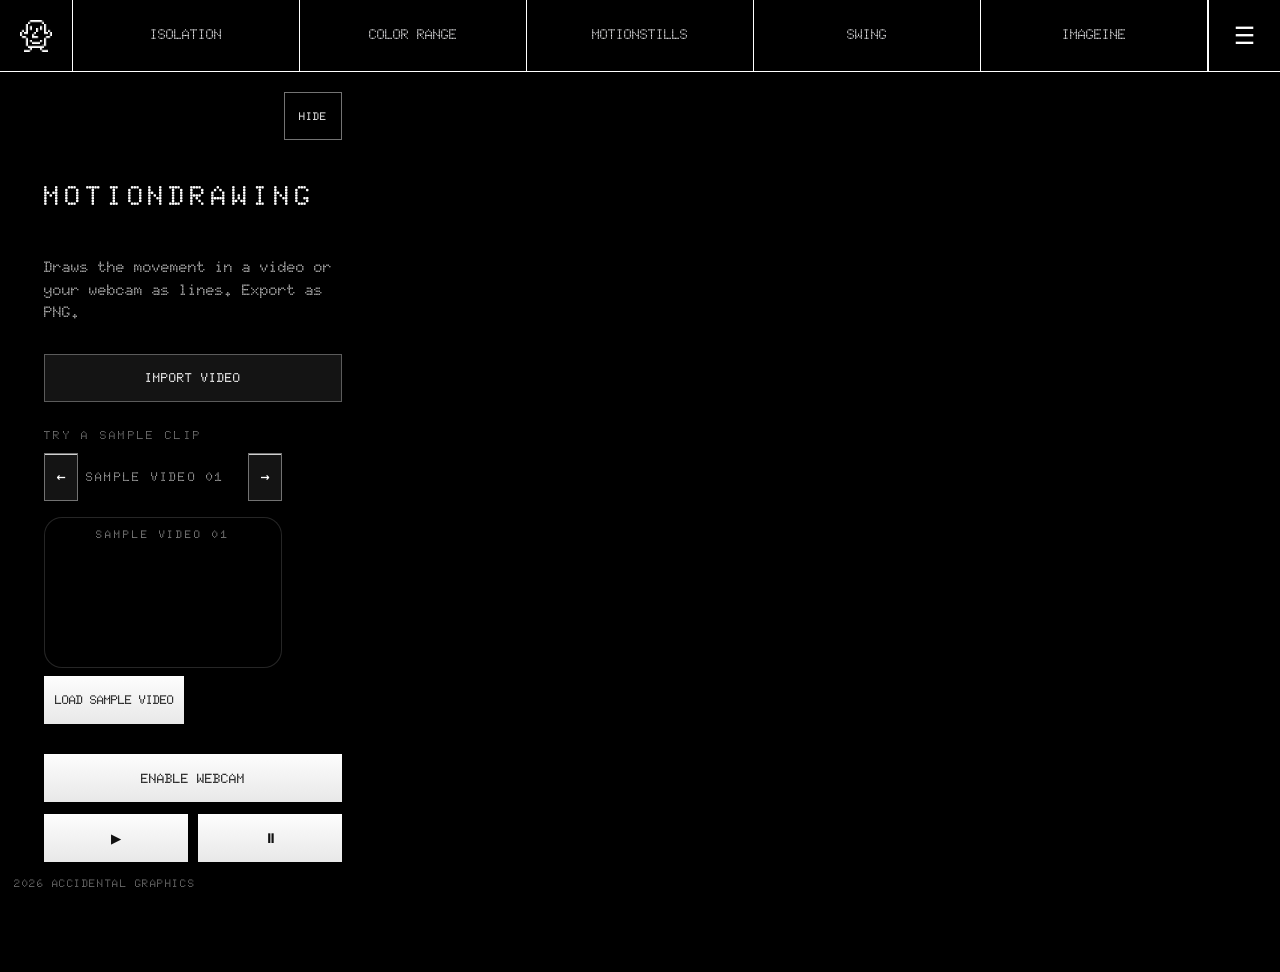
<file: archiveApps/motion_tracker.html>
<!DOCTYPE html>
<html lang="en">

<head>
  <meta charset="utf-8">
  <meta name="viewport" content="width=device-width, initial-scale=1">
  <title>MotionDrawing · Accidental Graphics</title>
  <meta name="description" content="Draw the movement in a video or your webcam as lines.">
  <link rel="stylesheet" href="../css/style.css">
<link rel="preconnect" href="https://fonts.googleapis.com">
<link rel="preconnect" href="https://fonts.gstatic.com" crossorigin>
<link href="https://fonts.googleapis.com/css2?family=Doto:wght,ROND@100..900,0..100&display=swap" rel="stylesheet">
  <link rel="icon" type="image/png" sizes="16x16" href="../images/face cursor.png">
<link rel="stylesheet" href="../css/nav.css">
<script defer src="../scripts/navConfig.js"></script>
<script defer src="../scripts/navMenu.js"></script>
<script defer src="../scripts/settingsToggle.js" data-panel="#controls"></script>
<script src="../scripts/savedSettings.js"></script>
<style>
  #controls h1 {
    overflow-wrap: anywhere;
    font-size: 1.7rem;
  }
  .motion-status {
    width: 100%;
    margin: 0;
    font-size: 0.8rem;
    color: rgba(255, 255, 255, 0.7);
    min-height: 1.4em;
  }
</style>
</head>

<body class="app-page">


<div id="main">
    <!-- Left: Controls -->
    <div id="controls">
      <h1>MotionDrawing</h1>
      <p class="app-description">Draws the movement in a video or your webcam as lines. Export as PNG.</p>

    <label class="file-button file-button--full">
      Import Video
      <input id="fileInput" type="file" accept="video/*">
    </label>
    <div class="sample-loader sample-loader--carousel">
      <label>Try a sample clip</label>
      <div class="sample-carousel-controls">
        <button type="button" id="motionDrawingPrev" aria-label="Previous sample">&#8592;</button>
        <span class="sample-carousel-name" id="motionDrawingName">Sample Video 01</span>
        <button type="button" id="motionDrawingNext" aria-label="Next sample">&#8594;</button>
      </div>
      <div class="sample-preview" id="motionDrawingPreview"></div>
      <div class="sample-loader__actions">
        <button type="button" id="motionDrawingSampleBtn">Load sample video</button>
      </div>
    </div>
    <button id="btnWebcam">Enable Webcam</button>

    <div class="button-row">
      <button id="btnPlay">▶ </button>
      <button id="btnStop">⏸ </button>
    </div>

    <button id="btnClear"> Clear Trails</button>
    <button id="btnExport">Export PNG</button>

    <label for="colorPicker">Line Color</label>
    <input type="color" id="colorPicker" value="#ffffff">

    <p class="motion-status" id="motionStatus" role="status">Load a video or turn on the webcam.</p>
  </div>

  <!-- Canvas area -->
  <canvas id="canvasTrails"></canvas>
  <video id="video" class="webcam-hidden" crossorigin="anonymous" playsinline muted></video>
</div>

<script src="../scripts/sampleMedia.js"></script>
<script>
const fileInput = document.getElementById('fileInput');
const video = document.getElementById('video');
const canvasTrails = document.getElementById('canvasTrails');
const ctx = canvasTrails.getContext('2d');
const btnPlay = document.getElementById('btnPlay');
const btnStop = document.getElementById('btnStop');
const btnExport = document.getElementById('btnExport');
const btnWebcam = document.getElementById('btnWebcam');
const btnClear = document.getElementById('btnClear');
const sampleBtn = document.getElementById('motionDrawingSampleBtn');
const samplePreview = document.getElementById('motionDrawingPreview');
const sampleName = document.getElementById('motionDrawingName');
const samplePrevBtn = document.getElementById('motionDrawingPrev');
const sampleNextBtn = document.getElementById('motionDrawingNext');
const colorPicker = document.getElementById('colorPicker');
const statusEl = document.getElementById('motionStatus');
const controlsPanel = document.getElementById('controls');
const stackedQuery = window.matchMedia('(max-width: 900px)');
const layoutGap = 24;

// === Parameters ===
const OPENCV_URL = 'https://docs.opencv.org/4.x/opencv.js';
const PROCESS_WIDTH = 480;      // frames are analysed at this width: much faster, same trails
const MAX_CORNERS = 200;
const QUALITY_LEVEL = 0.01;
const MIN_DISTANCE = 7;
const LK_WIN_SIZE = 15;
const REFRESH_BELOW = MAX_CORNERS * 0.4; // look for new points when too many got lost

// Frames are read from one reusable canvas.
const frameCanvas = document.createElement('canvas');
const frameCtx = frameCanvas.getContext('2d', { willReadFrequently: true });

let mats = null;          // OpenCV buffers, made once per frame size
let p0 = null;
let tracking = false;
let needInitFeatures = true;
let useWebcam = false;
let stream = null;
let rafId = null;
let lineColor = colorPicker.value;
let opencvPromise = null;

const setStatus = text => { statusEl.textContent = text; };

const sampleCarousel = window.SampleMedia?.createCarousel({
  type: 'videos',
  previewEl: samplePreview,
  nameEl: sampleName,
  prevBtn: samplePrevBtn,
  nextBtn: sampleNextBtn,
  emptyMessage: 'Add sample clips to sampleMedia.js'
});

if(!sampleCarousel?.hasSamples){
  sampleBtn?.setAttribute('disabled', 'true');
}

// OpenCV is ~10 MB, so it only loads when you start tracking.
function loadOpenCV(){
  if (opencvPromise) return opencvPromise;
  // Note: never resolve with the cv object itself. It has a .then() method, and a
  // promise resolved with it keeps calling that forever and freezes the page.
  opencvPromise = new Promise((resolve, reject) => {
    const ready = () => {
      if (!window.cv) return reject(new Error('OpenCV did not load.'));
      if (window.cv.Mat) return resolve();
      if (window.cv instanceof Promise) {
        window.cv.then(mod => { window.cv = mod; resolve(); }, reject);
        return;
      }
      const poll = setInterval(() => {
        if (window.cv && window.cv.Mat) { clearInterval(poll); resolve(); }
      }, 100);
      window.cv.onRuntimeInitialized = () => { clearInterval(poll); resolve(); };
    };
    if (window.cv) return ready();
    setStatus('Loading the motion tracker (~10 MB)…');
    const script = document.createElement('script');
    script.src = OPENCV_URL;
    script.async = true;
    script.onload = ready;
    script.onerror = () => reject(new Error('Could not load OpenCV. Check your connection.'));
    document.head.appendChild(script);
  }).catch(err => {
    opencvPromise = null;
    throw err;
  });
  return opencvPromise;
}

// Resize canvas to fill remaining space
function calculateStageSize() {
  const parentWidth = canvasTrails.parentElement ? canvasTrails.parentElement.getBoundingClientRect().width : window.innerWidth;
  const controlsWidth = controlsPanel ? controlsPanel.getBoundingClientRect().width : 0;
  const headerHeight = document.querySelector('header')?.offsetHeight || 0;
  const controlsHeight = controlsPanel ? controlsPanel.offsetHeight : 0;
  const viewportHeight = window.innerHeight - headerHeight - 24;
  const isStacked = stackedQuery.matches;
  const width = isStacked ? parentWidth : Math.max(320, parentWidth - controlsWidth - layoutGap);
  const height = Math.max(320, isStacked ? viewportHeight - controlsHeight : viewportHeight);
  return { width: Math.round(width), height: Math.round(height) };
}

function resizeCanvas() {
  const { width, height } = calculateStageSize();
  if (canvasTrails.width === width && canvasTrails.height === height) return;
  canvasTrails.width = width;
  canvasTrails.height = height;
  clearTrails();
}

window.addEventListener('resize', resizeCanvas);
if (stackedQuery.addEventListener) {
  stackedQuery.addEventListener('change', resizeCanvas);
} else if (stackedQuery.addListener) {
  stackedQuery.addListener(resizeCanvas);
}
resizeCanvas();
window.addEventListener('load', resizeCanvas);

// UI events
colorPicker.addEventListener('input', e => { lineColor = e.target.value; });
// Remember the line color between visits (scripts/savedSettings.js).
AGSettings.persist('motiontracker', { controls: ['colorPicker'] });

function stopTracking() {
  tracking = false;
  cancelAnimationFrame(rafId);
  rafId = null;
}

// An imported file stays readable while it loops; its URL is freed when the next video loads.
let objectUrl = null;

function loadVideoSource(src, { isObjectUrl = false } = {}) {
  stopTracking();
  stopWebcam();
  if (objectUrl) URL.revokeObjectURL(objectUrl);
  objectUrl = isObjectUrl ? src : null;
  video.loop = true;
  video.src = src;
  video.load();
  useWebcam = false;
  needInitFeatures = true;
  clearTrails();
  setStatus('Video loaded. Press ▶ to draw.');
}

fileInput.addEventListener('change', e => {
  const f = e.target.files[0];
  if (!f) return;
  loadVideoSource(URL.createObjectURL(f), { isObjectUrl: true });
  fileInput.value = '';
});

sampleBtn?.addEventListener('click', () => {
  const sample = sampleCarousel?.getCurrentSample?.();
  if (sample?.src) loadVideoSource(sample.src);
});

btnWebcam.addEventListener('click', async () => {
  stopTracking();
  stopWebcam();
  try {
    stream = await navigator.mediaDevices.getUserMedia({ video: true });
  } catch (err) {
    setStatus('No webcam access. Allow the camera in your browser and try again.');
    return;
  }
  video.removeAttribute('src');
  video.loop = false;
  video.srcObject = stream;
  useWebcam = true;
  needInitFeatures = true;
  clearTrails();
  video.classList.remove('webcam-hidden');
  startTracking();
});

btnPlay.addEventListener('click', () => {
  if (!useWebcam && !video.src) {
    setStatus('Load a video or turn on the webcam first.');
    return;
  }
  startTracking();
});

btnStop.addEventListener('click', () => {
  if (!useWebcam) video.pause();
  stopTracking();
  setStatus('Paused.');
});

btnExport.addEventListener('click', () => {
  canvasTrails.toBlob(blob => {
    if (!blob) return;
    const url = URL.createObjectURL(blob);
    const a = document.createElement('a');
    a.href = url;
    a.download = 'motion_trails.png';
    a.click();
    setTimeout(() => URL.revokeObjectURL(url), 1000);
  }, 'image/png');
});

btnClear.addEventListener('click', clearTrails);

function clearTrails() {
  ctx.fillStyle = "#000";
  ctx.fillRect(0, 0, canvasTrails.width, canvasTrails.height);
}

function stopWebcam() {
  if (stream) {
    stream.getTracks().forEach(track => track.stop());
    stream = null;
  }
  video.srcObject = null;
  video.classList.add('webcam-hidden');
}

function waitForVideoSize() {
  if (video.videoWidth && video.videoHeight) return Promise.resolve();
  return new Promise(resolve => video.addEventListener('loadedmetadata', resolve, { once: true }));
}

function freeMats() {
  if (!mats) return;
  Object.values(mats).forEach(mat => mat.delete());
  mats = null;
  if (p0) { p0.delete(); p0 = null; }
}

// Buffers depend on the frame size, so they are only rebuilt when that changes.
function ensureMats(width, height) {
  if (mats && mats.width === width && mats.height === height) return;
  freeMats();
  mats = {
    src: new cv.Mat(height, width, cv.CV_8UC4),
    gray: new cv.Mat(),
    prevGray: new cv.Mat(),
    p1: new cv.Mat(),
    status: new cv.Mat(),
    err: new cv.Mat(),
    mask: new cv.Mat(),
  };
  Object.defineProperty(mats, 'width', { value: width, enumerable: false });
  Object.defineProperty(mats, 'height', { value: height, enumerable: false });
  needInitFeatures = true;
}

async function startTracking() {
  try {
    await loadOpenCV();
  } catch (err) {
    setStatus(err.message);
    return;
  }
  await waitForVideoSize();
  try {
    await video.play();
  } catch (err) {
    setStatus('Press ▶ to start the video.');
    return;
  }
  const scale = Math.min(1, PROCESS_WIDTH / video.videoWidth);
  frameCanvas.width = Math.round(video.videoWidth * scale);
  frameCanvas.height = Math.round(video.videoHeight * scale);
  ensureMats(frameCanvas.width, frameCanvas.height);
  setStatus(useWebcam ? 'Drawing from the webcam.' : 'Drawing. The video loops until you pause.');
  if (tracking) return;
  tracking = true;
  rafId = requestAnimationFrame(tick);
}

// Video coordinates → canvas, keeping the video's proportions (centered).
function getFit() {
  const scale = Math.min(canvasTrails.width / frameCanvas.width, canvasTrails.height / frameCanvas.height);
  return {
    scale,
    x: (canvasTrails.width - frameCanvas.width * scale) / 2,
    y: (canvasTrails.height - frameCanvas.height * scale) / 2,
  };
}

function detectFeatures() {
  if (p0) p0.delete();
  p0 = new cv.Mat();
  cv.goodFeaturesToTrack(mats.gray, p0, MAX_CORNERS, QUALITY_LEVEL, MIN_DISTANCE, mats.mask);
}

function tick() {
  if (!tracking) return;
  if (!useWebcam && (video.paused || video.ended)) {
    stopTracking();
    return;
  }

  frameCtx.drawImage(video, 0, 0, frameCanvas.width, frameCanvas.height);
  const imageData = frameCtx.getImageData(0, 0, frameCanvas.width, frameCanvas.height);
  mats.src.data.set(imageData.data);
  cv.cvtColor(mats.src, mats.gray, cv.COLOR_RGBA2GRAY);

  if (needInitFeatures || !p0 || p0.rows === 0) {
    detectFeatures();
    needInitFeatures = false;
  } else {
    const winSize = new cv.Size(LK_WIN_SIZE, LK_WIN_SIZE);
    cv.calcOpticalFlowPyrLK(mats.prevGray, mats.gray, p0, mats.p1, mats.status, mats.err, winSize, 3);

    const fit = getFit();
    const kept = [];
    ctx.strokeStyle = lineColor;
    ctx.lineWidth = 2.8;
    ctx.globalAlpha = 0.18;
    ctx.beginPath();
    for (let i = 0; i < mats.status.rows; i++) {
      if (mats.status.data[i] !== 1) continue;
      const nx = mats.p1.data32F[i * 2];
      const ny = mats.p1.data32F[i * 2 + 1];
      const ox = p0.data32F[i * 2];
      const oy = p0.data32F[i * 2 + 1];
      ctx.moveTo(fit.x + ox * fit.scale, fit.y + oy * fit.scale);
      ctx.lineTo(fit.x + nx * fit.scale, fit.y + ny * fit.scale);
      kept.push(nx, ny);
    }
    ctx.stroke();
    ctx.globalAlpha = 1;

    if (kept.length / 2 < REFRESH_BELOW) {
      detectFeatures();
    } else {
      p0.delete();
      p0 = cv.matFromArray(kept.length / 2, 1, cv.CV_32FC2, kept);
    }
  }
  mats.gray.copyTo(mats.prevGray);
  rafId = requestAnimationFrame(tick);
}
</script>
<div class="app-year">2026 Accidental Graphics</div>
</body>
</html>
</file>
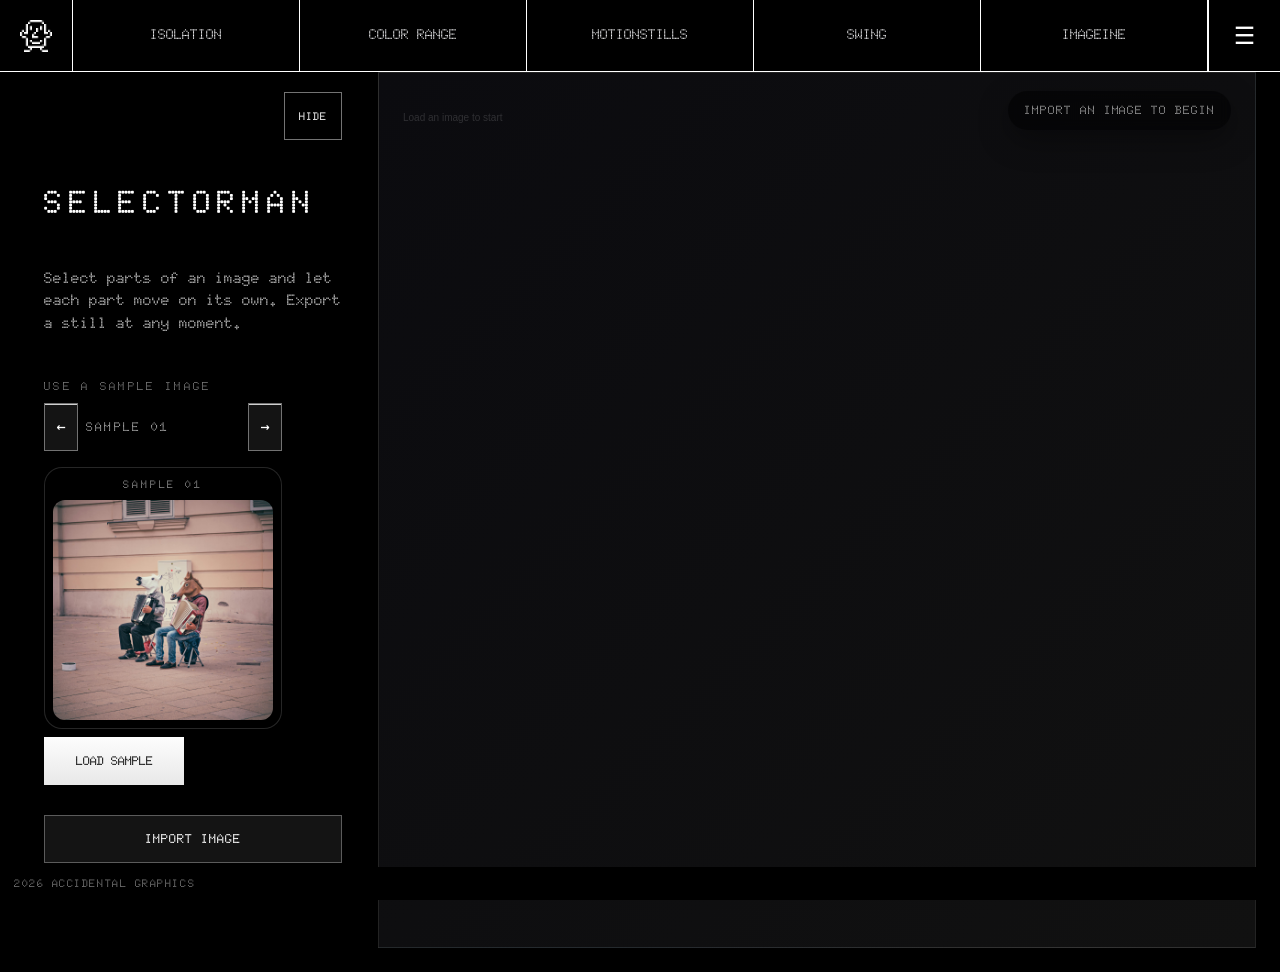
<file: archiveApps/selectorman.html>
<!DOCTYPE html>
<html lang="en">

<head>
  <meta charset="utf-8">
  <meta name="viewport" content="width=device-width, initial-scale=1">
  <title>Selectorman · Accidental Graphics</title>
  <meta name="description" content="Select parts of an image and let each part move on its own.">
  <link rel="stylesheet" href="../css/style.css">
  <link rel="stylesheet" href="../css/nav.css">
  <link rel="preconnect" href="https://fonts.googleapis.com">
  <link rel="preconnect" href="https://fonts.gstatic.com" crossorigin>
  <link href="https://fonts.googleapis.com/css2?family=Doto:wght,ROND@100..900,0..100&display=swap" rel="stylesheet">
  <link rel="icon" type="image/png" sizes="16x16" href="../images/face cursor.png">
  <script defer src="../scripts/navConfig.js"></script>
  <script defer src="../scripts/navMenu.js"></script>
  <script defer src="../scripts/settingsToggle.js" data-panel="#controls"></script>
  <style>
    #canvasWrapper {
      flex: 1;
      min-height: min(75vh, 860px);
      width: 100%;
      border-radius: 0;
      border: 1px solid rgba(255, 255, 255, 0.12);
      position: relative;
      background: radial-gradient(circle at 20% 20%, rgba(41, 151, 255, 0.08), transparent 45%),
        radial-gradient(circle at 80% 0%, rgba(255, 255, 255, 0.08), transparent 40%),
        #050505;
      overflow: hidden;
      box-shadow: inset 0 0 40px rgba(0, 0, 0, 0.45);
    }

    /* Absolute, so the canvas never makes its own box grow when it is resized. */
    #selectCanvas {
      position: absolute;
      inset: 0;
      width: 100%;
      height: 100%;
      display: block;
      touch-action: none;
    }

    .selection-hint {
      position: absolute;
      top: 18px;
      right: 24px;
      padding: 10px 16px;
      border-radius: 999px;
      font-size: 0.75rem;
      letter-spacing: 0.08em;
      text-transform: uppercase;
      color: rgba(255, 255, 255, 0.75);
      background: rgba(0, 0, 0, 0.55);
      backdrop-filter: blur(6px);
      box-shadow: 0 10px 30px rgba(0, 0, 0, 0.35);
      pointer-events: none;
      z-index: 10;
    }

    .controls-inline {
      display: flex;
      gap: 12px;
      width: 100%;
    }

    .controls-inline > label {
      flex: 1;
    }

    .selection-pill {
      font-size: 0.8rem;
      letter-spacing: 0.08em;
      text-transform: uppercase;
      color: rgba(255, 255, 255, 0.6);
      margin-top: 8px;
    }

    .selection-list {
      width: 100%;
      flex: 1 1 auto;
      height: min(520px, 60vh);
      min-height: 360px;
      overflow-y: auto;
      border-radius: 22px;
      padding: 18px;
      background: rgba(8, 8, 8, 0.75);
      border: 1px solid rgba(255, 255, 255, 0.12);
      box-shadow: inset 0 0 35px rgba(0, 0, 0, 0.45);
      font-size: 0.85rem;
      line-height: 1.4;
      display: flex;
      flex-direction: column;
      gap: 14px;
      box-sizing: border-box;
      align-self: stretch;
    }

    .selection-item {
      display: grid;
      grid-template-columns: repeat(auto-fit, minmax(180px, 1fr));
      gap: 14px;
      padding: 16px;
      border-radius: 16px;
      background: rgba(255, 255, 255, 0.04);
      border: 1px solid rgba(255, 255, 255, 0.12);
    }

    .selection-item:last-child {
      margin-bottom: 0;
    }

    .selection-item span {
      font-weight: 600;
      letter-spacing: 0.05em;
      text-transform: uppercase;
      color: rgba(255, 255, 255, 0.95);
    }

    .selection-item select,
    .selection-item input[type="range"] {
      width: 100%;
      border-radius: 999px;
      background: rgba(255, 255, 255, 0.08);
      border: 1px solid rgba(255, 255, 255, 0.12);
      color: #fff;
      font-size: 0.8rem;
      letter-spacing: 0.05em;
      text-transform: uppercase;
      cursor: pointer;
      padding: 4px 10px;
    }

    .selection-item input[type="range"] {
      cursor: ew-resize;
      accent-color: var(--blue-accent, #2997ff);
      padding: 0;
      height: 6px;
    }

    .intensity-block {
      display: flex;
      flex-direction: column;
      gap: 4px;
    }

    .selection-item button {
      width: auto;
      align-self: flex-start;
      min-width: 120px;
    }

    .intensity-label {
      text-transform: uppercase;
      font-size: 0.7rem;
      letter-spacing: 0.1em;
      color: rgba(255, 255, 255, 0.6);
    }

    .direction-block {
      display: flex;
      flex-direction: column;
      gap: 6px;
    }

    .direction-buttons {
      display: flex;
      flex-wrap: wrap;
      gap: 6px;
    }

    .direction-buttons button {
      min-width: 44px;
      padding: 6px 10px;
    }
  </style>
</head>

<body class="app-page">
  <div id="main">
    <div id="controls">
      <h1>Selectorman</h1>
      <p class="app-description">Select parts of an image and let each part move on its own. Export a still at any moment.</p>

      <div class="sample-loader sample-loader--carousel">
        <label>Use a sample image</label>
        <div class="sample-carousel-controls">
          <button type="button" id="selectormanSamplePrev" aria-label="Previous sample">&#8592;</button>
          <span class="sample-carousel-name" id="selectormanSampleName">Sample 01</span>
          <button type="button" id="selectormanSampleNext" aria-label="Next sample">&#8594;</button>
        </div>
        <div class="sample-preview" id="selectormanSamplePreview"></div>
        <div class="sample-loader__actions">
          <button type="button" id="selectormanSampleBtn">Load sample</button>
        </div>
      </div>
      <label class="file-button file-button--full">Import Image
        <input type="file" id="imageInput" accept="image/*">
      </label>

      <div class="controls-inline">
        <label>Selection Tool
          <select id="selectionTool">
            <option value="polygon" selected>Polygon Sketch</option>
            <option value="lasso">Lasso Freehand</option>
            <option value="rectangle">Rectangle Sweep</option>
            <option value="ellipse">Ellipse Drift</option>
            <option value="object">Object Select (trace)</option>
          </select>
        </label>
        <label>Animation Style
          <select id="animationStyle">
            <option value="pulse">Pulse Bloom</option>
            <option value="orbit">Orbit Drift</option>
            <option value="tilt">Tilt Swing</option>
            <option value="swell">Swell Bloom</option>
            <option value="spiral">Spiral Echo</option>
            <option value="slideDir">Endless Slide</option>
            <option value="copyMarch">Copy &amp; Move</option>
            <option value="stretch">Pixel Stretch</option>
            <option value="mirror">Mirror Flux</option>
            <option value="pendulum">Pendulum Arc</option>
            <option value="twist">Twist Ribbon</option>
            <option value="bounce">Bounce Bloom</option>
            <option value="drift">Drift Field</option>
            <option value="spin">Gyro Spin</option>
          </select>
        </label>
      </div>

      <label>Effect Intensity
        <input type="range" class="slider" id="effectIntensity" min="0.3" max="1.6" step="0.05" value="1">
        <span class="intensity-label" id="effectIntensityLabel">100%</span>
      </label>

      <button id="closePolygon" disabled>Close current polygon (Enter)</button>
      <button id="clearSelections">Clear selections</button>
      <button id="exportArtwork">Export artwork</button>

      <div class="selection-list" id="selectionList">
        <div class="selection-pill">Your selections show up here.</div>
      </div>
    </div>

    <div id="canvasWrapper">
      <canvas id="selectCanvas"></canvas>
      <div class="selection-hint" id="selectionHint">Import an image to begin</div>
    </div>
  </div>

  <div class="app-year">2026 Accidental Graphics</div>

  <script src="../scripts/sampleMedia.js"></script>
  <script>
    (function () {
      const canvas = document.getElementById('selectCanvas');
      const ctx = canvas.getContext('2d');
      const dpr = window.devicePixelRatio || 1;
      const imageInput = document.getElementById('imageInput');
      const selectionTool = document.getElementById('selectionTool');
      const animationStyle = document.getElementById('animationStyle');
      const effectIntensityInput = document.getElementById('effectIntensity');
      const effectIntensityLabel = document.getElementById('effectIntensityLabel');
      const closePolygonBtn = document.getElementById('closePolygon');
      const clearBtn = document.getElementById('clearSelections');
      const exportBtn = document.getElementById('exportArtwork');
      const selectionList = document.getElementById('selectionList');
      const hint = document.getElementById('selectionHint');
      const sampleBtn = document.getElementById('selectormanSampleBtn');
      const samplePreview = document.getElementById('selectormanSamplePreview');
      const sampleName = document.getElementById('selectormanSampleName');
      const samplePrevBtn = document.getElementById('selectormanSamplePrev');
      const sampleNextBtn = document.getElementById('selectormanSampleNext');
      selectionTool.value = 'polygon';

      const animationOptions = Array.from(animationStyle.options).map(option => ({
        value: option.value,
        label: option.textContent
      }));

      let canvasWidth = 0;
      let canvasHeight = 0;
      let imageElement = null;
      let imageLoaded = false;
      let cachedFit = null;
      let drawingShape = false;
      let pendingShape = null;
      let polygonPoints = [];
      let freehandPoints = [];
      let pointerPos = { x: 0, y: 0 };
      let dragDistance = 0;
      let lastDragPos = null;
      const selections = [];
      let selectionIdSeed = 1;
      let defaultIntensity = Number(effectIntensityInput?.value) || 1;
      const analysisCanvas = document.createElement('canvas');
      const analysisCtx = analysisCanvas.getContext('2d');

      const effectSettingsConfig = {
        slideDir: {
          direction: { type: 'angle', label: 'Direction', min: 0, max: 360, step: 1, default: 0 },
          speed: { type: 'range', label: 'Speed', min: 60, max: 360, step: 10, default: 200 }
        },
        copyMarch: {
          direction: { type: 'angle', label: 'Direction', min: 0, max: 360, step: 1, default: 45 },
          distance: { type: 'range', label: 'Spacing', min: 24, max: 360, step: 8, default: 120 },
          speed: { type: 'range', label: 'Speed', min: 40, max: 360, step: 10, default: 140 },
          copies: { type: 'int', label: 'Copies', min: 2, max: 6, step: 1, default: 3 }
        },
        stretch: {
          direction: { type: 'angle', label: 'Direction', min: 0, max: 360, step: 1, default: 90 },
          length: { type: 'range', label: 'Stretch Length', min: 10, max: 480, step: 10, default: 160 },
          softness: { type: 'range', label: 'Feather', min: 0, max: 1, step: 0.05, default: 0.2 }
        },
        drift: {
          direction: { type: 'angle', label: 'Direction', min: 0, max: 360, step: 1, default: 30 },
          amplitude: { type: 'range', label: 'Amplitude', min: 40, max: 400, step: 10, default: 180 },
          speed: { type: 'range', label: 'Speed', min: 20, max: 240, step: 5, default: 80 }
        },
        pendulum: {
          direction: { type: 'angle', label: 'Swing Direction', min: 0, max: 360, step: 1, default: 90 },
          speed: { type: 'range', label: 'Speed', min: 0.4, max: 3, step: 0.05, default: 1.3 }
        },
        spin: {
          speed: { type: 'range', label: 'Speed', min: 0.3, max: 3, step: 0.05, default: 1.2 }
        },
        mirror: {
          direction: { type: 'angle', label: 'Flip Axis', min: 0, max: 360, step: 1, default: 0 }
        }
      };

      const sampleCarousel = window.SampleMedia?.createCarousel({
        type: 'images',
        previewEl: samplePreview,
        nameEl: sampleName,
        prevBtn: samplePrevBtn,
        nextBtn: sampleNextBtn,
        emptyMessage: 'Add sample stills in sampleMedia.js'
      });

      function applyLoadedImage(img) {
        imageElement = img;
        imageLoaded = true;
        cachedFit = null;
        selections.length = 0;
        selectionIdSeed = 1;
        polygonPoints = [];
        pendingShape = null;
        closePolygonBtn.disabled = true;
        updateSelectionList();
        updateHint();
      }

      function loadImageFromSource(src, { revokeUrl = false } = {}) {
        const img = new Image();
        img.onload = () => {
          applyLoadedImage(img);
          if (revokeUrl) URL.revokeObjectURL(src);
        };
        img.onerror = () => {
          alert('Could not load that image. Try another file.');
          if (revokeUrl) URL.revokeObjectURL(src);
        };
        img.src = src;
      }

      function updateIntensityLabel(value) {
        if (!effectIntensityLabel) return;
        effectIntensityLabel.textContent = `${Math.round(value * 100)}%`;
      }
      updateIntensityLabel(defaultIntensity);

      function getEffectDefaults(mode) {
        const cfg = effectSettingsConfig[mode];
        if (!cfg) return {};
        const settings = {};
        Object.keys(cfg).forEach(key => {
          settings[key] = cfg[key].default;
        });
        return settings;
      }

      function applyEffectDefaults(sel, mode) {
        sel.mode = mode;
        if (effectSettingsConfig[mode]) {
          sel.settings = Object.assign({}, getEffectDefaults(mode));
        } else {
          sel.settings = {};
        }
        if (mode === 'spin' && sel.settings && sel.settings.directionSign === undefined) {
          sel.settings.directionSign = 1;
        }
        if (mode === 'mirror' && sel.settings && sel.settings.direction === undefined) {
          sel.settings.direction = 0;
        }
      }

      function applyDirectionControl(sel, dir, modeSelect, rebuildSettings) {
        const dirMap = { left: 180, right: 0, up: 270, down: 90 };
        if (sel.mode === 'spin') {
          if (!sel.settings) sel.settings = {};
          sel.settings.directionSign = (dir === 'ccw' || dir === 'left' || dir === 'up') ? -1 : 1;
          if (modeSelect) modeSelect.value = sel.mode;
          rebuildSettings?.();
          return;
        }
        if (sel.mode === 'mirror') {
          if (!sel.settings) sel.settings = {};
          sel.settings.direction = (dir === 'up' || dir === 'down') ? 90 : 0;
          if (modeSelect) modeSelect.value = sel.mode;
          rebuildSettings?.();
          return;
        }
        const cfg = effectSettingsConfig[sel.mode];
        if (cfg && Object.prototype.hasOwnProperty.call(cfg, 'direction')) {
          const angle = dirMap[dir];
          if (angle === undefined) return;
          if (!sel.settings) sel.settings = {};
          sel.settings.direction = angle;
          rebuildSettings?.();
        }
      }

      function normalizeSelectionMode(sel) {
        if (!sel) return;
        if (sel.mode === 'slideX') {
          applyEffectDefaults(sel, 'slideDir');
          sel.settings.direction = 180;
        } else if (sel.mode === 'slideY') {
          applyEffectDefaults(sel, 'slideDir');
          sel.settings.direction = 90;
        } else if (sel.mode === 'flipX') {
          applyEffectDefaults(sel, 'mirror');
          sel.settings.direction = 0;
        } else if (sel.mode === 'flipY') {
          applyEffectDefaults(sel, 'mirror');
          sel.settings.direction = 90;
        } else if (sel.mode === 'spinCW') {
          applyEffectDefaults(sel, 'spin');
          sel.settings.directionSign = 1;
        } else if (sel.mode === 'spinCCW') {
          applyEffectDefaults(sel, 'spin');
          sel.settings.directionSign = -1;
        } else if (sel.mode === 'stretch' && !sel.settings) {
          sel.settings = getEffectDefaults('stretch');
        } else if (!effectMap[sel.mode]) {
          sel.mode = animationOptions[0]?.value || 'pulse';
          sel.settings = getEffectDefaults(sel.mode);
        } else {
          if (effectSettingsConfig[sel.mode] && !sel.settings) {
            sel.settings = getEffectDefaults(sel.mode);
          }
          if (sel.mode === 'spin' && sel.settings.directionSign === undefined) {
            sel.settings.directionSign = 1;
          }
          if (sel.mode === 'mirror' && sel.settings.direction === undefined) {
            sel.settings.direction = 0;
          }
        }
      }

      function buildSelectionFromRegion(region) {
        if (!region) return null;
        const selection = {
          id: selectionIdSeed++,
          type: region.polygon?.length >= 3 ? 'polygon' : 'rect',
          mode: animationStyle.value,
          intensity: defaultIntensity,
          seed: Math.random() * 10,
          settings: getEffectDefaults(animationStyle.value)
        };
        if (selection.type === 'polygon') {
          selection.points = simplifyPath(region.polygon.map(pt => ({ x: pt.x, y: pt.y })), 1.8);
          selection.bounds = boundsFromPoints(selection.points);
        } else {
          selection.x = region.bbox.x;
          selection.y = region.bbox.y;
          selection.width = region.bbox.width;
          selection.height = region.bbox.height;
        }
        return selection;
      }

      function modeSupportsDirection(mode) {
        if (mode === 'spin' || mode === 'mirror') return true;
        return Boolean(effectSettingsConfig[mode]?.direction !== undefined);
      }

      function resizeCanvas() {
        const parent = canvas.parentElement;
        if (!parent) return;
        const width = Math.max(320, parent.clientWidth);
        const height = Math.max(320, parent.clientHeight);
        const scaleX = canvasWidth ? width / canvasWidth : 1;
        const scaleY = canvasHeight ? height / canvasHeight : 1;
        canvasWidth = width;
        canvasHeight = height;
        canvas.width = Math.round(width * dpr);
        canvas.height = Math.round(height * dpr);
        ctx.setTransform(dpr, 0, 0, dpr, 0, 0);
        cachedFit = null;
        if ((scaleX !== 1 || scaleY !== 1) && isFinite(scaleX) && isFinite(scaleY)) {
          selections.forEach(sel => scaleSelection(sel, scaleX, scaleY));
          polygonPoints = polygonPoints.map(pt => ({ x: pt.x * scaleX, y: pt.y * scaleY }));
          if (pendingShape) {
            pendingShape.startX *= scaleX;
            pendingShape.startY *= scaleY;
            pendingShape.width *= scaleX;
            pendingShape.height *= scaleY;
          }
        }
      }

      function scaleSelection(sel, sx, sy) {
        if (sel.type === 'rect' || sel.type === 'ellipse') {
          sel.x *= sx;
          sel.y *= sy;
          sel.width *= sx;
          sel.height *= sy;
        } else if (sel.type === 'polygon') {
          sel.points.forEach(pt => {
            pt.x *= sx;
            pt.y *= sy;
          });
          if (sel.bounds) {
            sel.bounds.x *= sx;
            sel.bounds.y *= sy;
            sel.bounds.width *= sx;
            sel.bounds.height *= sy;
          }
        }
      }

      function updateHint() {
        if (!imageLoaded) {
          hint.textContent = 'Import an image to begin';
          return;
        }
        let toolLabel;
        switch (selectionTool.value) {
          case 'rectangle':
            toolLabel = 'Drag to sweep rectangles';
            break;
          case 'ellipse':
            toolLabel = 'Drag to sculpt ellipses';
            break;
          case 'lasso':
            toolLabel = 'Drag freehand lasso';
            break;
          case 'object':
            toolLabel = 'Trace around an object';
            break;
          default:
            toolLabel = 'Click to drop polygon points';
        }
        const animLabel = animationStyle.selectedOptions[0]?.textContent || 'Pulse';
        hint.textContent = `${toolLabel} · ${animLabel}`;
      }

      function getPointer(evt) {
        const rect = canvas.getBoundingClientRect();
        return {
          x: ((evt.clientX - rect.left) / rect.width) * canvasWidth,
          y: ((evt.clientY - rect.top) / rect.height) * canvasHeight
        };
      }

      function computeFit() {
        if (!imageElement || !canvasWidth || !canvasHeight) return null;
        const imgRatio = imageElement.naturalWidth / imageElement.naturalHeight;
        const canvasRatio = canvasWidth / canvasHeight;
        let drawWidth, drawHeight;
        if (imgRatio > canvasRatio) {
          drawWidth = canvasWidth;
          drawHeight = canvasWidth / imgRatio;
        } else {
          drawHeight = canvasHeight;
          drawWidth = canvasHeight * imgRatio;
        }
        const dx = (canvasWidth - drawWidth) / 2;
        const dy = (canvasHeight - drawHeight) / 2;
        cachedFit = { x: dx, y: dy, width: drawWidth, height: drawHeight };
        return cachedFit;
      }

      function stampImage() {
        if (!imageLoaded) return;
        const fit = cachedFit || computeFit();
        if (!fit) return;
        ctx.drawImage(imageElement, fit.x, fit.y, fit.width, fit.height);
      }

      function drawImageToContext(targetCtx) {
        if (!imageLoaded) return;
        const fit = cachedFit || computeFit();
        if (!fit) return;
        targetCtx.drawImage(imageElement, fit.x, fit.y, fit.width, fit.height);
      }

      function drawImageWithOffset(offsetX = 0, offsetY = 0, bounds = null) {
        if (!imageLoaded) return;
        const fit = cachedFit || computeFit();
        if (!fit) return;
        const width = fit.width;
        const height = fit.height;
        if (!width || !height) {
          ctx.drawImage(imageElement, fit.x, fit.y, fit.width, fit.height);
          return;
        }
        const originX = fit.x + (offsetX % width);
        const originY = fit.y + (offsetY % height);
        const minX = bounds ? bounds.x : 0;
        const minY = bounds ? bounds.y : 0;
        const maxX = bounds ? bounds.x + bounds.width : canvasWidth;
        const maxY = bounds ? bounds.y + bounds.height : canvasHeight;
        // Only the tiles that overlap the selection (everything else is clipped anyway).
        const ix0 = Math.floor((minX - originX) / width);
        const ix1 = Math.floor((maxX - originX) / width);
        const iy0 = Math.floor((minY - originY) / height);
        const iy1 = Math.floor((maxY - originY) / height);
        const normX = offsetX % width;
        const normY = offsetY % height;
        for (let ix = ix0; ix <= ix1; ix++) {
          for (let iy = iy0; iy <= iy1; iy++) {
            ctx.drawImage(
              imageElement,
              fit.x + normX + ix * width,
              fit.y + normY + iy * height,
              width,
              height
            );
          }
        }
      }

      function getAnalysisData() {
        if (!imageLoaded || !canvasWidth || !canvasHeight) return null;
        analysisCanvas.width = canvasWidth;
        analysisCanvas.height = canvasHeight;
        analysisCtx.clearRect(0, 0, canvasWidth, canvasHeight);
        drawImageToContext(analysisCtx);
        try {
          return analysisCtx.getImageData(0, 0, canvasWidth, canvasHeight);
        } catch (err) {
          console.error('Analysis failed', err);
          return null;
        }
      }

      function drawBaseLayer() {
        ctx.save();
        ctx.clearRect(0, 0, canvasWidth, canvasHeight);
        if (imageLoaded) {
          stampImage();
        } else {
          const gradient = ctx.createLinearGradient(0, 0, canvasWidth, canvasHeight);
          gradient.addColorStop(0, '#0b0b0f');
          gradient.addColorStop(1, '#111');
          ctx.fillStyle = gradient;
          ctx.fillRect(0, 0, canvasWidth, canvasHeight);
          ctx.fillStyle = 'rgba(255,255,255,0.15)';
          ctx.font = '600 1.2rem var(--font-ui, system-ui)';
          ctx.fillText('Load an image to start', 24, 48);
        }
        ctx.restore();
      }

      function clipSelection(sel) {
        ctx.beginPath();
        if (sel.type === 'rect') {
          ctx.rect(sel.x, sel.y, sel.width, sel.height);
        } else if (sel.type === 'ellipse') {
          const rx = Math.abs(sel.width) / 2;
          const ry = Math.abs(sel.height) / 2;
          ctx.ellipse(sel.x + sel.width / 2, sel.y + sel.height / 2, rx, ry, 0, 0, Math.PI * 2);
        } else if (sel.type === 'polygon' && sel.points.length >= 3) {
          ctx.moveTo(sel.points[0].x, sel.points[0].y);
          for (let i = 1; i < sel.points.length; i++) {
            ctx.lineTo(sel.points[i].x, sel.points[i].y);
          }
          ctx.closePath();
        }
        ctx.clip();
      }

      function boundsFromPoints(points) {
        const xs = points.map(pt => pt.x);
        const ys = points.map(pt => pt.y);
        return {
          x: Math.min(...xs),
          y: Math.min(...ys),
          width: Math.max(...xs) - Math.min(...xs),
          height: Math.max(...ys) - Math.min(...ys)
        };
      }

      function selectionBounds(sel) {
        if (sel.type === 'rect' || sel.type === 'ellipse') {
          return { x: sel.x, y: sel.y, width: sel.width, height: sel.height };
        }
        if (sel.bounds) return sel.bounds;
        const bounds = boundsFromPoints(sel.points);
        sel.bounds = bounds;
        return bounds;
      }

      function pixelLuma(data, idx) {
        const r = data[idx];
        const g = data[idx + 1];
        const b = data[idx + 2];
        return 0.2126 * r + 0.7152 * g + 0.0722 * b;
      }

      function pointInPolygon(x, y, pts) {
        let inside = false;
        for (let i = 0, j = pts.length - 1; i < pts.length; j = i++) {
          const xi = pts[i].x, yi = pts[i].y;
          const xj = pts[j].x, yj = pts[j].y;
          const intersect = ((yi > y) !== (yj > y)) &&
            (x < (xj - xi) * (y - yi) / ((yj - yi) || 1e-6) + xi);
          if (intersect) inside = !inside;
        }
        return inside;
      }

      function sampleMaskStats(imageData, points) {
        if (!points?.length) return null;
        const bounds = boundsFromPoints(points);
        const { data, width } = imageData;
        const step = Math.max(1, Math.floor(Math.min(bounds.width, bounds.height) / 80));
        let sum = 0;
        let sumSq = 0;
        let count = 0;
        for (let y = bounds.y; y <= bounds.y + bounds.height; y += step) {
          for (let x = bounds.x; x <= bounds.x + bounds.width; x += step) {
            if (!pointInPolygon(x, y, points)) continue;
            const idx = (Math.round(y) * width + Math.round(x)) * 4;
            const l = pixelLuma(data, idx);
            sum += l;
            sumSq += l * l;
            count++;
          }
        }
        if (!count) return null;
        const mean = sum / count;
        const variance = Math.max(0, sumSq / count - mean * mean);
        const std = Math.sqrt(variance);
        return { mean, std, bounds };
      }

      function sampleLocalStats(imageData, x, y, radius = 20) {
        const { data, width, height } = imageData;
        const r = Math.max(4, Math.min(radius, Math.min(width, height) / 3));
        const x0 = Math.max(0, Math.floor(x - r));
        const y0 = Math.max(0, Math.floor(y - r));
        const x1 = Math.min(width - 1, Math.ceil(x + r));
        const y1 = Math.min(height - 1, Math.ceil(y + r));
        let sum = 0, sumSq = 0, count = 0;
        for (let yy = y0; yy <= y1; yy += 2) {
          for (let xx = x0; xx <= x1; xx += 2) {
            const idx = (yy * width + xx) * 4;
            const l = pixelLuma(data, idx);
            sum += l;
            sumSq += l * l;
            count++;
          }
        }
        if (!count) return null;
        const mean = sum / count;
        const variance = Math.max(0, sumSq / count - mean * mean);
        return { mean, std: Math.sqrt(variance) };
      }

      function simplifyPath(points, tolerance = 2.5) {
        if (points.length < 4) return points;
        const sqTolerance = tolerance * tolerance;
        function getSqSegDist(p, p1, p2) {
          let x = p1.x;
          let y = p1.y;
          let dx = p2.x - x;
          let dy = p2.y - y;
          if (dx !== 0 || dy !== 0) {
            const t = ((p.x - x) * dx + (p.y - y) * dy) / (dx * dx + dy * dy);
            if (t > 1) {
              x = p2.x;
              y = p2.y;
            } else if (t > 0) {
              x += dx * t;
              y += dy * t;
            }
          }
          dx = p.x - x;
          dy = p.y - y;
          return dx * dx + dy * dy;
        }
        function simplifySegment(pts, first, last, simplified) {
          let maxSqDist = sqTolerance;
          let index = -1;
          for (let i = first + 1; i < last; i++) {
            const sqDist = getSqSegDist(pts[i], pts[first], pts[last]);
            if (sqDist > maxSqDist) {
              index = i;
              maxSqDist = sqDist;
            }
          }
          if (index !== -1) {
            if (index - first > 1) simplifySegment(pts, first, index, simplified);
            simplified.push(pts[index]);
            if (last - index > 1) simplifySegment(pts, index, last, simplified);
          }
        }
        const simplified = [points[0]];
        simplifySegment(points, 0, points.length - 1, simplified);
        simplified.push(points[points.length - 1]);
        return simplified;
      }

      // The traced shape as one byte per pixel (1 = inside), drawn once with the canvas.
      function rasterizeMask(points, width, height) {
        const maskCanvas = document.createElement('canvas');
        maskCanvas.width = width;
        maskCanvas.height = height;
        const maskCtx = maskCanvas.getContext('2d', { willReadFrequently: true });
        maskCtx.beginPath();
        maskCtx.moveTo(points[0].x, points[0].y);
        for (let i = 1; i < points.length; i++) maskCtx.lineTo(points[i].x, points[i].y);
        maskCtx.closePath();
        maskCtx.fill();
        const alpha = maskCtx.getImageData(0, 0, width, height).data;
        const bits = new Uint8Array(width * height);
        for (let i = 0; i < bits.length; i++) bits[i] = alpha[i * 4 + 3] > 127 ? 1 : 0;
        return bits;
      }

      function floodFillRegion(imageData, startX, startY, tolerance = 26, maxPixels = 500000, mask = null) {
        const { data, width, height } = imageData;
        if (startX < 0 || startX >= width || startY < 0 || startY >= height) return null;
        if (mask && !mask.points?.length) return null;
        const maskBits = mask ? rasterizeMask(mask.points, width, height) : null;
        if (maskBits && !maskBits[Math.floor(startY) * width + Math.floor(startX)]) return null;
        const startIdx = (Math.floor(startY) * width + Math.floor(startX)) * 4;
        const base = pixelLuma(data, startIdx);
        const visited = new Uint8Array(width * height);
        const inside = new Uint8Array(width * height);
        const stack = [Math.floor(startY) * width + Math.floor(startX)];
        const bounds = { x: width, y: height, maxX: 0, maxY: 0 };
        const boundaryPoints = [];
        let count = 0;
        const toProcess = maxPixels;
        const maskBounds = mask?.bounds;
        while (stack.length) {
          const idx = stack.pop();
          if (visited[idx]) continue;
          visited[idx] = 1;
          const x = idx % width;
          const y = Math.floor(idx / width);
          if (maskBounds) {
            if (x < maskBounds.x || x > maskBounds.x + maskBounds.width || y < maskBounds.y || y > maskBounds.y + maskBounds.height) continue;
          }
          if (maskBits && !maskBits[idx]) continue;
          const dataIdx = idx * 4;
          const luma = pixelLuma(data, dataIdx);
          if (Math.abs(luma - base) > tolerance) continue;
          count++;
          if (count > toProcess) break;
          inside[idx] = 1;
          bounds.x = Math.min(bounds.x, x);
          bounds.y = Math.min(bounds.y, y);
          bounds.maxX = Math.max(bounds.maxX, x);
          bounds.maxY = Math.max(bounds.maxY, y);
          let isBoundary = false;
          const neighbors = [
            idx - width,
            idx + width,
            idx - 1,
            idx + 1
          ];
          for (const n of neighbors) {
            if (n < 0 || n >= width * height) {
              isBoundary = true;
              continue;
            }
            if (visited[n]) continue;
            const nx = n % width;
            const ny = Math.floor(n / width);
            if (maskBounds) {
              if (nx < maskBounds.x || nx > maskBounds.x + maskBounds.width || ny < maskBounds.y || ny > maskBounds.y + maskBounds.height) {
                isBoundary = true;
                continue;
              }
            }
            if (maskBits && !maskBits[n]) {
              isBoundary = true;
              continue;
            }
            const nIdx = n * 4;
            const nl = pixelLuma(data, nIdx);
            if (Math.abs(nl - base) <= tolerance) {
              stack.push(n);
            } else {
              isBoundary = true;
            }
          }
          if (isBoundary) {
            boundaryPoints.push({ x, y });
          }
        }
        if (count < 80) return null;
        const bbox = {
          x: bounds.x,
          y: bounds.y,
          width: bounds.maxX - bounds.x,
          height: bounds.maxY - bounds.y
        };
        const cx = (bounds.x + bounds.maxX) / 2;
        const cy = (bounds.y + bounds.maxY) / 2;
        const orderedBoundary = boundaryPoints.sort((a, b) => {
          const angA = Math.atan2(a.y - cy, a.x - cx);
          const angB = Math.atan2(b.y - cy, b.x - cx);
          return angA - angB;
        });
        const simplified = simplifyPath(orderedBoundary, 3.5);
        return { count, bbox, polygon: simplified, mask: inside };
      }

      function refineObjectSelection(maskPoints) {
        const imgData = getAnalysisData();
        if (!imgData) return null;
        if (!maskPoints?.length) return null;
        const bounds = boundsFromPoints(maskPoints);
        const stats = sampleMaskStats(imgData, maskPoints);
        const mean = stats?.mean ?? 128;
        const std = stats?.std ?? 30;
        const tol = Math.max(10, Math.min(48, std * 2.2));
        let bestSeed = { x: bounds.x + bounds.width / 2, y: bounds.y + bounds.height / 2 };
        let bestDiff = Infinity;
        const step = Math.max(1, Math.floor(Math.min(bounds.width, bounds.height) / 50));
        for (let y = bounds.y; y <= bounds.y + bounds.height; y += step) {
          for (let x = bounds.x; x <= bounds.x + bounds.width; x += step) {
            if (!pointInPolygon(x, y, maskPoints)) continue;
            const idx = (Math.round(y) * imgData.width + Math.round(x)) * 4;
            const l = pixelLuma(imgData.data, idx);
            const diff = Math.abs(l - mean);
            if (diff < bestDiff) {
              bestDiff = diff;
              bestSeed = { x, y };
            }
          }
        }
        const maxPixels = Math.min(bounds.width * bounds.height * 1.6, canvasWidth * canvasHeight * 0.6);
        const region = floodFillRegion(imgData, Math.round(bestSeed.x), Math.round(bestSeed.y), tol, Math.max(6000, maxPixels), {
          points: maskPoints,
          bounds
        });
        if (!region) return null;
        return buildSelectionFromRegion(region);
      }

      const effectMap = {
        pulse(sel, t) {
          const bounds = selectionBounds(sel);
          const cx = bounds.x + bounds.width / 2;
          const cy = bounds.y + bounds.height / 2;
          const intensity = Math.max(0.2, sel.intensity || 1);
          const scale = 1 + Math.sin(t * 2.1 + sel.seed) * 0.15 * intensity;
          ctx.translate(cx, cy);
          ctx.scale(scale, scale);
          ctx.translate(-cx, -cy);
          stampImage();
        },
        orbit(sel, t) {
          const bounds = selectionBounds(sel);
          const cx = bounds.x + bounds.width / 2;
          const cy = bounds.y + bounds.height / 2;
          const intensity = Math.max(0.2, sel.intensity || 1);
          const angle = Math.sin(t * 1.6 + sel.seed) * 0.6 * intensity;
          const driftX = Math.cos(t * 1.1 + sel.seed) * 18 * intensity;
          const driftY = Math.sin(t * 1.4 + sel.seed) * 24 * intensity;
          ctx.translate(cx, cy);
          ctx.rotate(angle);
          ctx.translate(-cx + driftX, -cy + driftY);
          stampImage();
        },
        tilt(sel, t) {
          const bounds = selectionBounds(sel);
          const cx = bounds.x + bounds.width / 2;
          const cy = bounds.y + bounds.height / 2;
          const intensity = Math.max(0.2, sel.intensity || 1);
          const angle = Math.sin(t * 1.8 + sel.seed) * 0.4 * intensity;
          const stretch = 1 + Math.cos(t * 2.4 + sel.seed) * 0.1 * intensity;
          ctx.translate(cx, cy);
          ctx.rotate(angle);
          ctx.scale(stretch, 1 / stretch);
          ctx.translate(-cx, -cy);
          stampImage();
        },
        swell(sel, t) {
          const bounds = selectionBounds(sel);
          const cx = bounds.x + bounds.width / 2;
          const cy = bounds.y + bounds.height / 2;
          const intensity = Math.max(0.2, sel.intensity || 1);
          const pulse = 1 + (Math.sin(t * 2.8 + sel.seed) + 1) * 0.08 * intensity;
          const drift = Math.sin(t * 1.2 + sel.seed) * 10 * intensity;
          ctx.translate(cx, cy);
          ctx.scale(pulse, pulse);
          ctx.translate(-cx + drift, -cy - drift);
          stampImage();
        },
        spiral(sel, t) {
          const bounds = selectionBounds(sel);
          const cx = bounds.x + bounds.width / 2;
          const cy = bounds.y + bounds.height / 2;
          const intensity = Math.max(0.2, sel.intensity || 1);
          const angle = (t * 1.2 + sel.seed) * 0.6 * intensity;
          const scale = 1 + Math.sin(t * 1.5 + sel.seed) * 0.08 * intensity;
          const swayX = Math.cos(t * 2 + sel.seed) * 14 * intensity;
          const swayY = Math.sin(t * 2.1 + sel.seed) * 14 * intensity;
          ctx.translate(cx + swayX, cy + swayY);
          ctx.rotate(angle);
          ctx.scale(scale, scale);
          ctx.translate(-cx, -cy);
          stampImage();
        },
        slideDir(sel, t) {
          const bounds = selectionBounds(sel);
          const settings = sel.settings || {};
          const direction = (settings.direction ?? 0) * (Math.PI / 180);
          const speed = settings.speed ?? 200;
          const offset = t * speed * Math.max(0.2, sel.intensity || 1);
          const dx = Math.cos(direction) * offset;
          const dy = Math.sin(direction) * offset;
          drawImageWithOffset(-dx, -dy, bounds);
        },
        mirror(sel, t) {
          const bounds = selectionBounds(sel);
          const cx = bounds.x + bounds.width / 2;
          const cy = bounds.y + bounds.height / 2;
          const settings = sel.settings || {};
          const axis = ((settings.direction ?? 0) % 180 + 180) % 180;
          const isVertical = Math.abs(axis - 90) < 45;
          const intensity = Math.max(0.2, sel.intensity || 1);
          const angle = Math.sin(t * 2 + sel.seed) * 0.2 * intensity;
          ctx.translate(cx, cy);
          if (isVertical) {
            ctx.scale(1, -1);
          } else {
            ctx.scale(-1, 1);
          }
          ctx.rotate(angle);
          ctx.translate(-cx, -cy);
          stampImage();
        },
        pendulum(sel, t) {
          const bounds = selectionBounds(sel);
          const anchorX = bounds.x + bounds.width / 2;
          const anchorY = bounds.y;
          const settings = sel.settings || {};
          const baseDir = (settings.direction ?? 90) * (Math.PI / 180);
          const speed = settings.speed ?? 1.3;
          const intensity = Math.max(0.2, sel.intensity || 1);
          const angle = Math.sin(t * speed + sel.seed) * 0.7 * intensity;
          ctx.translate(anchorX, anchorY);
          ctx.rotate(baseDir + angle);
          ctx.translate(-anchorX, -anchorY);
          stampImage();
        },
        twist(sel, t) {
          const bounds = selectionBounds(sel);
          const cx = bounds.x + bounds.width / 2;
          const cy = bounds.y + bounds.height / 2;
          const intensity = Math.max(0.2, sel.intensity || 1);
          const shearX = Math.sin(t * 1.1 + sel.seed) * 0.4 * intensity;
          const shearY = Math.cos(t * 1.6 + sel.seed) * 0.4 * intensity;
          ctx.translate(cx, cy);
          ctx.transform(1, shearY, shearX, 1, 0, 0);
          ctx.translate(-cx, -cy);
          stampImage();
        },
        bounce(sel, t) {
          const bounds = selectionBounds(sel);
          const cx = bounds.x + bounds.width / 2;
          const cy = bounds.y + bounds.height / 2;
          const intensity = Math.max(0.2, sel.intensity || 1);
          const squash = 1 + Math.sin(t * 3 + sel.seed) * 0.25 * intensity;
          ctx.translate(cx, cy);
          ctx.scale(1 / squash, squash);
          ctx.translate(-cx, -cy);
          stampImage();
        },
        drift(sel, t) {
          const bounds = selectionBounds(sel);
          const settings = sel.settings || {};
          const direction = (settings.direction ?? 30) * (Math.PI / 180);
          const amplitude = settings.amplitude ?? 180;
          const speed = settings.speed ?? 80;
          const intensity = Math.max(0.2, sel.intensity || 1);
          const offset = Math.sin(t * (speed / 80) + sel.seed) * amplitude * intensity;
          const dx = Math.cos(direction) * offset;
          const dy = Math.sin(direction) * offset;
          drawImageWithOffset(dx, dy, bounds);
        },
        copyMarch(sel, t) {
          const bounds = selectionBounds(sel);
          const settings = sel.settings || {};
          const direction = (settings.direction ?? 45) * (Math.PI / 180);
          const spacing = settings.distance ?? 120;
          const speed = settings.speed ?? 140;
          const copies = Math.max(1, Math.min(6, Math.round(settings.copies ?? 3)));
          const travel = t * speed * Math.max(0.2, sel.intensity || 1);
          const tailCopies = copies + 4;
          for (let i = 0; i < tailCopies; i++) {
            const dist = i * spacing + travel;
            const dx = Math.cos(direction) * dist;
            const dy = Math.sin(direction) * dist;
            ctx.save();
            ctx.translate(dx, dy);
            ctx.globalAlpha = i >= copies ? Math.max(0, 1 - (i - copies + 1) * 0.2) : 1;
            stampImage();
            ctx.restore();
          }
        },
        stretch(sel, t) {
          const bounds = selectionBounds(sel);
          const settings = sel.settings || {};
          const direction = (settings.direction ?? 90) * (Math.PI / 180);
          const length = settings.length ?? 160;
          const softness = Math.max(0, Math.min(1, settings.softness ?? 0.2));
          const sampleX = bounds.x + bounds.width / 2;
          const sampleY = bounds.y + bounds.height / 2;
          const fit = cachedFit || computeFit();
          if (!fit) return;
          ctx.save();
          const grad = ctx.createLinearGradient(
            sampleX - Math.cos(direction) * length,
            sampleY - Math.sin(direction) * length,
            sampleX + Math.cos(direction) * length,
            sampleY + Math.sin(direction) * length
          );
          grad.addColorStop(0, `rgba(255,255,255,${softness})`);
          grad.addColorStop(0.5, 'rgba(255,255,255,1)');
          grad.addColorStop(1, `rgba(255,255,255,${softness})`);
          ctx.globalCompositeOperation = 'lighter';
          for (let i = -2; i <= 2; i++) {
            const offset = i * (length * 0.12);
            const dx = Math.cos(direction) * offset;
            const dy = Math.sin(direction) * offset;
            ctx.save();
            ctx.translate(dx, dy);
            ctx.beginPath();
            ctx.rect(fit.x, fit.y, fit.width, fit.height);
            ctx.clip();
            ctx.fillStyle = grad;
            ctx.fillRect(fit.x - length, fit.y - length, fit.width + length * 2, fit.height + length * 2);
            ctx.restore();
          }
          ctx.restore();
        },
        spin(sel, t) {
          const bounds = selectionBounds(sel);
          const cx = bounds.x + bounds.width / 2;
          const cy = bounds.y + bounds.height / 2;
          const settings = sel.settings || {};
          const dirSign = settings.directionSign ?? 1;
          const speed = settings.speed ?? 1.2;
          const intensity = Math.max(0.2, sel.intensity || 1);
          const angle = t * speed * dirSign * intensity;
          ctx.translate(cx, cy);
          ctx.rotate(angle);
          ctx.translate(-cx, -cy);
          stampImage();
        }
      };

      function renderSelections(time) {
        const t = time * 0.001;
        selections.forEach(sel => {
          normalizeSelectionMode(sel);
          ctx.save();
          clipSelection(sel);
          const mode = effectMap[sel.mode] ? sel.mode : 'pulse';
          effectMap[mode](sel, t);
          ctx.restore();
        });
      }

      function drawPending() {
        ctx.save();
        ctx.setLineDash([6, 6]);
        ctx.lineWidth = 2;
        ctx.strokeStyle = 'rgba(255,255,255,0.85)';
        if (pendingShape) {
          if (pendingShape.tool === 'lasso' || pendingShape.tool === 'object') {
            const pts = pendingShape.points || [];
            if (pts.length) {
              ctx.beginPath();
              ctx.moveTo(pts[0].x, pts[0].y);
              for (let i = 1; i < pts.length; i++) {
                ctx.lineTo(pts[i].x, pts[i].y);
              }
              ctx.stroke();
            }
          } else {
            const x = pendingShape.width < 0 ? pendingShape.startX + pendingShape.width : pendingShape.startX;
            const y = pendingShape.height < 0 ? pendingShape.startY + pendingShape.height : pendingShape.startY;
            const w = Math.abs(pendingShape.width);
            const h = Math.abs(pendingShape.height);
            if (pendingShape.tool === 'ellipse') {
              ctx.beginPath();
              ctx.ellipse(x + w / 2, y + h / 2, w / 2, h / 2, 0, 0, Math.PI * 2);
              ctx.stroke();
            } else {
              ctx.strokeRect(x, y, w, h);
            }
          }
        } else if (polygonPoints.length) {
          ctx.beginPath();
          ctx.moveTo(polygonPoints[0].x, polygonPoints[0].y);
          for (let i = 1; i < polygonPoints.length; i++) {
            ctx.lineTo(polygonPoints[i].x, polygonPoints[i].y);
          }
          ctx.lineTo(pointerPos.x, pointerPos.y);
          ctx.stroke();
          polygonPoints.forEach(pt => {
            ctx.fillStyle = '#fff';
            ctx.beginPath();
            ctx.arc(pt.x, pt.y, 4, 0, Math.PI * 2);
            ctx.fill();
          });
        }
        ctx.setLineDash([]);
        ctx.restore();
      }

      function updateSelectionList() {
        if (!selectionList) return;
        selectionList.innerHTML = '';
        if (!selections.length) {
          const empty = document.createElement('div');
          empty.className = 'selection-pill';
          empty.textContent = 'Your selections show up here. Each one gets its own animation and intensity.';
          selectionList.appendChild(empty);
          return;
        }
        selections.forEach(sel => {
          normalizeSelectionMode(sel);
          if (!sel.settings && effectSettingsConfig[sel.mode]) {
            sel.settings = getEffectDefaults(sel.mode);
          }
          const item = document.createElement('div');
          item.className = 'selection-item';
          const label = document.createElement('span');
          const shapeLabel = sel.type === 'rect' ? 'Rectangle' : sel.type === 'ellipse' ? 'Ellipse' : 'Polygon';
          label.textContent = `#${sel.id} ${shapeLabel}`;

          const modeSelect = document.createElement('select');
          modeSelect.setAttribute('aria-label', `Animation mode for selection ${sel.id}`);
          animationOptions.forEach(opt => {
            const option = document.createElement('option');
            option.value = opt.value;
            option.textContent = opt.label;
            modeSelect.appendChild(option);
          });
          if (!animationOptions.some(opt => opt.value === sel.mode)) {
            sel.mode = animationOptions[0]?.value || 'pulse';
          }
          modeSelect.value = sel.mode;
          modeSelect.addEventListener('change', () => {
            applyEffectDefaults(sel, modeSelect.value);
            rebuildSettings();
            toggleDirectionVisibility();
          });

          const intensityBlock = document.createElement('div');
          intensityBlock.className = 'intensity-block';
          const intensityRange = document.createElement('input');
          intensityRange.type = 'range';
          intensityRange.classList.add('slider');
          intensityRange.min = '0.3';
          intensityRange.max = '1.6';
          intensityRange.step = '0.05';
          intensityRange.value = sel.intensity || 1;
          intensityRange.setAttribute('aria-label', `Intensity for selection ${sel.id}`);
          const intensityValue = document.createElement('span');
          intensityValue.className = 'intensity-label';
          const updateSelectionIntensityLabel = () => {
            intensityValue.textContent = `Intensity ${Math.round((sel.intensity || 1) * 100)}%`;
          };
          sel.intensity = sel.intensity || 1;
          updateSelectionIntensityLabel();
          intensityRange.addEventListener('input', () => {
            sel.intensity = Number(intensityRange.value) || 1;
            updateSelectionIntensityLabel();
          });
          intensityBlock.appendChild(intensityValue);
          intensityBlock.appendChild(intensityRange);

          const directionBlock = document.createElement('div');
          directionBlock.className = 'direction-block';
          const directionLabel = document.createElement('span');
          directionLabel.className = 'intensity-label';
          directionLabel.textContent = 'Direction';
          const directionButtons = document.createElement('div');
          directionButtons.className = 'direction-buttons';
          const dirConfigs = [
            { label: '←', dir: 'left' },
            { label: '→', dir: 'right' },
            { label: '↑', dir: 'up' },
            { label: '↓', dir: 'down' },
            { label: '↻', dir: 'cw' },
            { label: '↺', dir: 'ccw' }
          ];
          dirConfigs.forEach(cfg => {
            const btn = document.createElement('button');
            btn.type = 'button';
            btn.textContent = cfg.label;
            btn.addEventListener('click', () => {
              applyDirectionControl(sel, cfg.dir, modeSelect, rebuildSettings);
            });
            directionButtons.appendChild(btn);
          });
          directionBlock.appendChild(directionLabel);
          directionBlock.appendChild(directionButtons);
          const toggleDirectionVisibility = () => {
            directionBlock.style.display = modeSupportsDirection(sel.mode) ? 'flex' : 'none';
          };

          const settingsBlock = document.createElement('div');
          settingsBlock.className = 'intensity-block';

          function rebuildSettings() {
            settingsBlock.innerHTML = '';
            const cfg = effectSettingsConfig[sel.mode];
            if (!cfg) return;
            const header = document.createElement('span');
            header.className = 'intensity-label';
            header.textContent = 'Effect settings';
            settingsBlock.appendChild(header);
            Object.keys(cfg).forEach(key => {
              const conf = cfg[key];
              const label = document.createElement('label');
              label.className = 'intensity-label';
              label.style.display = 'block';
              label.style.marginTop = '6px';
              label.textContent = `${conf.label || key}`;
              const input = document.createElement('input');
              input.type = conf.type === 'angle' ? 'range' : conf.type === 'int' ? 'number' : 'range';
              input.min = conf.min;
              input.max = conf.max;
              input.step = conf.step || 1;
              input.value = sel.settings?.[key] ?? conf.default;
              if (conf.type !== 'int') input.classList.add('slider');
              input.addEventListener('input', () => {
                const val = conf.type === 'int' ? parseInt(input.value, 10) : parseFloat(input.value);
                if (!sel.settings) sel.settings = {};
                sel.settings[key] = isNaN(val) ? conf.default : val;
              });
              settingsBlock.appendChild(label);
              settingsBlock.appendChild(input);
            });
          }

          rebuildSettings();
          toggleDirectionVisibility();

          const remove = document.createElement('button');
          remove.textContent = 'Remove';
          remove.setAttribute('aria-label', `Remove selection ${sel.id}`);
          remove.addEventListener('click', () => {
            const idx = selections.indexOf(sel);
            if (idx >= 0) {
              selections.splice(idx, 1);
              updateSelectionList();
            }
          });
          item.appendChild(label);
          item.appendChild(modeSelect);
          item.appendChild(intensityBlock);
          item.appendChild(directionBlock);
          if (settingsBlock.childElementCount) {
            item.appendChild(settingsBlock);
          }
          item.appendChild(remove);
          selectionList.appendChild(item);
        });
      }

      function finalizeDragSelection(cancelOnly = false) {
        if (!drawingShape) return;
        drawingShape = false;
        if (!pendingShape) return;
        if (cancelOnly) {
          pendingShape = null;
          return;
        }
        const w = Math.abs(pendingShape.width);
        const h = Math.abs(pendingShape.height);
        if (w < 12 || h < 12) {
          pendingShape = null;
          return;
        }
        const x = pendingShape.width < 0 ? pendingShape.startX + pendingShape.width : pendingShape.startX;
        const y = pendingShape.height < 0 ? pendingShape.startY + pendingShape.height : pendingShape.startY;
        const newSelection = {
          id: selectionIdSeed++,
          type: pendingShape.tool === 'ellipse' ? 'ellipse' : 'rect',
          x,
          y,
          width: w,
          height: h,
          mode: pendingShape.mode || animationStyle.value,
          intensity: pendingShape.intensity || defaultIntensity,
          seed: Math.random() * 10,
          settings: getEffectDefaults(pendingShape.mode || animationStyle.value)
        };
        selections.push(newSelection);
        pendingShape = null;
        updateSelectionList();
      }

      function finalizeFreehandSelection(points, toolType) {
        if (!points || points.length < 5) return;
        const simplified = simplifyPath(points, 2.4);
        if (toolType === 'object') {
          const refined = refineObjectSelection(simplified);
          if (refined) {
            selections.push(refined);
            updateSelectionList();
            return;
          }
        }
        const selection = {
          id: selectionIdSeed++,
          type: 'polygon',
          points: simplified,
          bounds: boundsFromPoints(simplified),
          mode: animationStyle.value,
          intensity: defaultIntensity,
          seed: Math.random() * 10,
          settings: getEffectDefaults(animationStyle.value)
        };
        selections.push(selection);
        updateSelectionList();
      }

      function autoSelectAtPoint(pos) {
        const imgData = getAnalysisData();
        if (!imgData) {
          alert('Load an image first.');
          return;
        }
        const stats = sampleLocalStats(imgData, pos.x, pos.y, 24);
        const tol = Math.max(10, Math.min(46, (stats?.std || 24) * 2.4));
        const maxPixels = Math.max(4000, canvasWidth * canvasHeight * 0.5);
        const region = floodFillRegion(imgData, Math.round(pos.x), Math.round(pos.y), tol, maxPixels);
        if (!region) {
          alert('Could not find a clear object here. Try another spot.');
          return;
        }
        const selection = buildSelectionFromRegion(region);
        if (selection) {
          selections.push(selection);
          updateSelectionList();
        }
      }

      function closePolygon() {
        if (polygonPoints.length < 3) return;
        const points = polygonPoints.map(pt => ({ x: pt.x, y: pt.y }));
        const newSelection = {
          id: selectionIdSeed++,
          type: 'polygon',
          points,
          bounds: boundsFromPoints(points),
          mode: animationStyle.value,
          intensity: defaultIntensity,
          seed: Math.random() * 10,
          settings: getEffectDefaults(animationStyle.value)
        };
        selections.push(newSelection);
        polygonPoints = [];
        closePolygonBtn.disabled = true;
        updateSelectionList();
      }

      function cancelPending() {
        pendingShape = null;
        drawingShape = false;
        polygonPoints = [];
        freehandPoints = [];
        closePolygonBtn.disabled = true;
      }

      canvas.addEventListener('pointerdown', evt => {
        if (!imageLoaded) return;
        try {
          canvas.setPointerCapture(evt.pointerId);
        } catch (_) { }
        const pos = getPointer(evt);
        pointerPos = pos;
        const tool = selectionTool.value;
        if (tool === 'lasso' || tool === 'object') {
          drawingShape = true;
          polygonPoints = [];
          freehandPoints = [pos];
          dragDistance = 0;
          lastDragPos = pos;
          pendingShape = {
            tool,
            points: freehandPoints,
            mode: animationStyle.value,
            intensity: defaultIntensity
          };
          return;
        }
        if (tool === 'rectangle' || tool === 'ellipse') {
          drawingShape = true;
          pendingShape = {
            tool,
            startX: pos.x,
            startY: pos.y,
            width: 0,
            height: 0,
            mode: animationStyle.value,
            intensity: defaultIntensity
          };
        } else {
          polygonPoints.push({ x: pos.x, y: pos.y });
          if (polygonPoints.length >= 3) {
            closePolygonBtn.disabled = false;
          }
        }
      });

      canvas.addEventListener('pointermove', evt => {
        pointerPos = getPointer(evt);
        if (drawingShape && pendingShape) {
          if (pendingShape.tool === 'lasso' || pendingShape.tool === 'object') {
            const last = pendingShape.points[pendingShape.points.length - 1] || pointerPos;
            const dx = pointerPos.x - last.x;
            const dy = pointerPos.y - last.y;
            dragDistance += Math.hypot(dx, dy);
            pendingShape.points.push({ x: pointerPos.x, y: pointerPos.y });
            lastDragPos = pointerPos;
          } else {
            pendingShape.width = pointerPos.x - pendingShape.startX;
            pendingShape.height = pointerPos.y - pendingShape.startY;
          }
        }
      });

      canvas.addEventListener('pointerup', evt => {
        try {
          canvas.releasePointerCapture(evt.pointerId);
        } catch (_) { }
        if (!pendingShape) return;
        if (pendingShape.tool === 'lasso' || pendingShape.tool === 'object') {
          drawingShape = false;
          const isClick = dragDistance < 10 && (pendingShape.points?.length || 0) < 5;
          if (pendingShape.tool === 'object' && isClick) {
            autoSelectAtPoint(pointerPos);
          } else {
            finalizeFreehandSelection(pendingShape.points, pendingShape.tool === 'object' ? 'object' : 'lasso');
          }
          pendingShape = null;
          freehandPoints = [];
        } else {
          finalizeDragSelection();
        }
      });

      canvas.addEventListener('pointerleave', () => {
        if (!pendingShape) return;
        if (pendingShape.tool === 'lasso' || pendingShape.tool === 'object') {
          cancelPending();
        } else {
          finalizeDragSelection(true);
        }
      });

      canvas.addEventListener('dblclick', evt => {
        if (selectionTool.value === 'polygon') {
          evt.preventDefault();
          closePolygon();
        }
      });

      window.addEventListener('keydown', evt => {
        if (evt.key === 'Enter' && selectionTool.value === 'polygon') {
          closePolygon();
        } else if (evt.key === 'Escape') {
          cancelPending();
        }
      });

      imageInput.addEventListener('change', evt => {
        const file = evt.target.files?.[0];
        if (!file) return;
        const url = URL.createObjectURL(file);
        loadImageFromSource(url, { revokeUrl: true });
      });

      if(sampleCarousel?.hasSamples){
        sampleBtn?.addEventListener('click', () => {
          const sample = sampleCarousel.getCurrentSample?.();
          if (!sample?.src) return;
          loadImageFromSource(`${sample.src}?s=${Date.now()}`);
        });
      } else {
        sampleBtn?.setAttribute('disabled','true');
      }

      closePolygonBtn.addEventListener('click', () => closePolygon());

      selectionTool.addEventListener('change', () => {
        cancelPending();
        if (selectionTool.value !== 'polygon') {
          closePolygonBtn.disabled = true;
        } else if (polygonPoints.length >= 3) {
          closePolygonBtn.disabled = false;
        }
        updateHint();
      });

      animationStyle.addEventListener('change', updateHint);
      effectIntensityInput?.addEventListener('input', e => {
        defaultIntensity = Number(e.target.value) || 1;
        updateIntensityLabel(defaultIntensity);
      });

      clearBtn.addEventListener('click', () => {
        selections.length = 0;
        selectionIdSeed = 1;
        cancelPending();
        updateSelectionList();
      });

      exportBtn.addEventListener('click', () => {
        if (!canvasWidth || !canvasHeight) {
          alert('Nothing to export yet');
          return;
        }
        canvas.toBlob(blob => {
          if (!blob) {
            alert('Export failed. Try again.');
            return;
          }
          const url = URL.createObjectURL(blob);
          const link = document.createElement('a');
          link.href = url;
          link.download = 'Selectorman.png';
          link.click();
          URL.revokeObjectURL(url);
        }, 'image/png');
      });

      function loop(time) {
        drawBaseLayer();
        renderSelections(time);
        drawPending();
        requestAnimationFrame(loop);
      }

      resizeCanvas();
      if (window.ResizeObserver) {
        new ResizeObserver(() => resizeCanvas()).observe(canvas.parentElement);
      } else {
        window.addEventListener('resize', resizeCanvas);
      }
      updateHint();
      requestAnimationFrame(loop);
    })();
  </script>
</body>

</html>
</file>
<file: css/style.css>
@import url('https://fonts.googleapis.com/css2?family=Doto:wght,ROND@100..900,100&display=swap');

:root {
  --font-ui: "Doto", system-ui;
  --color-text: #111;
  --color-bg: #000;
  --color-panel-light: rgba(255, 255, 255, 0.1);
  --color-panel-dark: rgba(0, 0, 0, 0.35);
  --color-border: rgba(255, 255, 255, 0.12);
  --blue-accent: #2997ff;
  --button-card-scale: 1;
}

/* Cursor when hovering over selectable items */
.imgOrderItem:hover {
  cursor: pointer;
}

/* =========================================================
   GLOBAL STYLES
========================================================= */

html, body {
  height: 100%;
}

body {
  margin: 0;
  padding: 72px 0 0 0;
  font-family: var(--font-ui);
  font-weight: 700;
  font-style: normal;
  font-variation-settings: "ROND" 0;
  color: var(--color-text);
  background-color: var(--color-bg);
  display: flex;
  flex-direction: column;
  min-height: 100vh;
  height: 100%;
  overflow-x: hidden;
  overflow-y: auto;
  text-align-last: left;
  line-height: 1.6;
}

body.app-page {
  overflow-y: hidden;
}

body.app-page #main {
  overflow: hidden;
}

button:disabled,
input:disabled,
select:disabled {
  cursor: not-allowed;
  opacity: 0.5;
}

body.buttonedit-page {
  overflow-x: hidden;
  overflow-y: auto;
  min-height: 100vh;
}

body.buttonedit-page #main.buttonedit {
  border-radius: 0;
  height: auto;
  min-height: calc(100vh - 72px);
  overflow: visible;
}

body.buttonedit-page .buttonedit-stage {
  overflow: visible;
}

body.buttonedit-page .buttonedit #controls,
body.buttonedit-page .buttonedit-arena,
body.buttonedit-page .buttonedit-arena .canvas-core,
body.buttonedit-page .buttonedit-stage canvas {
  border-radius: 0;
}

.app-description {
  margin: 10px 0 18px;
  color: #dcdcdc;
  font-size: 0.95rem;
  line-height: 1.5;
}

.app-year {
  position: fixed;
  bottom: 0;
  left: 0;
  right: 0;
  display: flex;
  align-items: center;
  justify-content: flex-start;
  font-size: 0.68rem;
  letter-spacing: 0.05em;
  color: rgba(255,255,255,0.6);
  pointer-events: none;
  z-index: 9999;
  text-transform: uppercase;
  background: #000;
  padding: 8px 14px;
  text-align: left;
}

.app-year[data-live] span {
  font-weight: 400;
  font-variation-settings: normal;
}



/* =========================================================
   MAIN LAYOUT
========================================================= */

#main {
  display: flex;
  align-items: stretch;
  align-content: stretch;
  flex: 1 1 auto;
  width: 100%;
  min-height: 0;
  height: calc(100vh - 72px);
  gap: 24px;
  padding: 0 24px 24px;
  box-sizing: border-box;
  overflow: hidden;
}
@media (max-width: 900px) {
  body.app-page {
    height: auto;
    min-height: 100dvh;
    overflow-y: auto;
  }

  body.app-page #main {
    height: auto;
    min-height: calc(100dvh - 72px);
    overflow: visible;
  }

  #main {
    flex-direction: column;
    padding: 0 16px 24px;
  }
}

/* Sidebar controls */
#controls {
  flex: 0 0 330px;
  width: min(100%, 360px);
  min-height: 0;
  height: calc(100vh - 72px);
  padding: 20px;
  background: none;
  color: white;
  display: flex;
  flex-direction: column;
  gap: 12px;
  align-items: flex-start;
  box-sizing: border-box;
  overflow-y: auto;
  overflow-x: hidden;
  padding-right: 12px;
}

#controls label,
#controls button,
#controls input[type=range],
#controls input[type=number] {
  width: 100%;
}

.mode-buttons {
  display: grid;
  grid-template-columns: repeat(3, minmax(0, 1fr));
  gap: 8px;
  margin-bottom: 16px;
}

.mode-btn {
  border: 1px solid rgba(255, 255, 255, 0.2);
  background: rgba(255, 255, 255, 0.08);
  color: #fff;
  border-radius: 999px;
  padding: 6px 8px;
  font-size: 0.72rem;
  letter-spacing: 0.08em;
  text-transform: uppercase;
  cursor: pointer;
  transition: background 0.2s ease, border-color 0.2s ease, transform 0.2s ease;
}

.mode-btn:hover {
  transform: translateY(-1px);
  border-color: #2997ff;
}

.mode-btn.is-active {
  background: #2997ff;
  color: #05060a;
  border-color: #2997ff;
  box-shadow: 0 8px 20px rgba(41, 151, 255, 0.3);
}

@media (max-width: 1024px) {
  #controls {
    max-height: none;
  }
}

@media (max-width: 900px) {
  #controls {
    flex: none;
    width: 100%;
    padding: 16px;
    border-radius: 16px;
    background: rgba(255, 255, 255, 0.05);
    border: 1px solid rgba(255, 255, 255, 0.12);
    box-shadow: 0 20px 45px rgba(0, 0, 0, 0.35);
    overflow: visible;
    height: auto;
  }

  .canvas-stage,
  body.app-page #main > canvas {
    flex: none;
    min-height: min(70dvh, 640px);
  }
}

.button-row {
  display: flex;
  align-items: center;
  gap: 10px;
  width: 100%;
}

.button-row button {
  flex: 1;
}

.file-button {
  position: relative;
  display: inline-flex;
  align-items: center;
  justify-content: center;
  padding: 12px 18px;
  border-radius: 12px;
  border: 1px solid rgba(255, 255, 255, 0.3);
  background: rgba(255, 255, 255, 0.08);
  background-color: rgba(255, 255, 255, 0.08);
  color: #fff;
  font-size: 0.8rem;
  font-weight: 400;
  letter-spacing: 0.16em;
  text-transform: uppercase;
  cursor: pointer;
  gap: 8px;
  transition: background 0.2s ease, border-color 0.2s ease;
  min-height: 44px;
  appearance: none;
  -webkit-appearance: none;
  box-shadow: none;
  box-sizing: border-box;
  width: 100%;
}

.file-button--full {
  width: 100%;
  align-self: stretch;
}

.file-button:hover,
.file-button:focus-visible {
  background: rgba(255, 255, 255, 0.2);
  border-color: rgba(255, 255, 255, 0.45);
}

.file-button input[type="file"] {
  position: absolute;
  inset: 0;
  opacity: 0;
  cursor: pointer;
}

.sample-loader {
  display: flex;
  flex-wrap: wrap;
  gap: 8px;
  margin: 12px 0 18px;
  align-items: center;
}

.sample-loader label {
  width: 100%;
  font-size: 0.72rem;
  letter-spacing: 0.2em;
  text-transform: uppercase;
  color: rgba(255, 255, 255, 0.6);
}

.sample-loader select {
  flex: 1 1 180px;
  min-width: 160px;
  padding: 8px 12px;
  border-radius: 9999px;
  border: 1px solid rgba(255, 255, 255, 0.18);
  background: rgba(255, 255, 255, 0.05);
  color: #fff;
  font-family: inherit;
}

.sample-loader button {
  border-radius: 9999px;
  padding: 6px 12px;
  max-width: 30px;
}

.sample-loader--carousel {
  flex-direction: column;
  align-items: flex-start;
}

.sample-carousel-controls {
  width: 100%;
  display: flex;
  align-items: center;
  gap: 8px;
  margin-bottom: 8px;
}

.sample-carousel-controls button {
  flex: 0 0 auto;
  border-radius: 9999px;
  padding: 4px 10px;
  border: 1px solid rgba(255, 255, 255, 0.4);
  background: rgba(255, 255, 255, 0.08);
  color: #fff;
  cursor: pointer;
  font-size: 0.7rem;
  min-width: 34px;
  height: 28px;
}

.sample-carousel-name {
  flex: 1;
  text-align: center;
  font-size: 0.78rem;
  letter-spacing: 0.18em;
  text-transform: uppercase;
  color: rgba(255, 255, 255, 0.8);
}

.sample-loader__actions {
  width: 100%;
  display: flex;
  flex-wrap: wrap;
  gap: 8px;
}

.sample-loader__actions button {
  flex: 1 1 110px;
  max-width: 140px;
  white-space: nowrap;
  font-size: 0.78rem;
}

.sample-loader__actions .file-button {
  flex: 1 1 100%;
  max-width: 100%;
  justify-content: center;
}

/* Sample chooser modal (shared) */
.sample-modal {
  position: fixed;
  inset: 0;
  background: rgba(0, 0, 0, 0.7);
  display: none;
  align-items: center;
  justify-content: center;
  z-index: 5000;
  padding: 20px;
}

.sample-modal.is-open {
  display: flex;
}

.sample-dialog {
  background: rgba(20, 20, 20, 0.92);
  border: 1px solid rgba(255, 255, 255, 0.1);
  border-radius: 16px;
  padding: 18px;
  max-width: 960px;
  width: min(960px, 100%);
  box-shadow: 0 20px 40px rgba(0, 0, 0, 0.45);
  display: flex;
  flex-direction: column;
  gap: 12px;
  max-height: calc(100dvh - 40px);
  overflow: hidden;
}

.sample-dialog__head {
  display: flex;
  align-items: center;
  justify-content: space-between;
  gap: 10px;
}

.sample-grid {
  display: grid;
  grid-template-columns: repeat(auto-fill, minmax(220px, 1fr));
  gap: 12px;
  width: 100%;
  max-height: 60vh;
  min-height: 0;
  flex: 1 1 auto;
  overflow-y: auto;
}

.sample-tile {
  position: relative;
  padding: 0;
  border-radius: 0;
  overflow: hidden;
  border: 2px solid transparent;
  background: rgba(255, 255, 255, 0.04);
  cursor: pointer;
  display: flex;
  flex-direction: column;
  min-height: 160px;
  transition: border-color 0.2s ease, box-shadow 0.2s ease, transform 0.15s ease;
}

.sample-tile:hover {
  transform: translateY(-2px);
  border-color: rgba(255, 255, 255, 0.18);
}

.sample-tile.is-selected {
  border-color: var(--blue-accent);
  box-shadow: 0 8px 24px rgba(41, 151, 255, 0.3);
}

.sample-tile img,
.sample-tile video {
  width: 100%;
  aspect-ratio: 16 / 9;
  object-fit: cover;
  display: block;
}

.sample-tile__label {
  padding: 10px;
  text-align: center;
  font-size: 0.9rem;
  letter-spacing: 0.04em;
}

.sample-dialog__actions {
  display: flex;
  justify-content: flex-end;
  gap: 10px;
  flex-wrap: wrap;
}

.sample-dialog button:focus-visible,
.sample-tile:focus-visible {
  outline: 3px solid var(--blue-accent);
  outline-offset: 2px;
}

.sample-preview {
  width: 100%;
  max-width: 220px;
  min-height: 120px;
  border: 1px solid rgba(255, 255, 255, 0.15);
  background: rgba(0, 0, 0, 0.4);
  padding: 8px;
  border-radius: 18px;
  display: flex;
  flex-direction: column;
  gap: 6px;
  align-items: center;
  justify-content: center;
}

.sample-preview video,
.sample-preview img {
  width: 100%;
  height: auto;
  border-radius: 12px;
  object-fit: cover;
}

.sample-preview__label {
  font-size: 0.68rem;
  text-transform: uppercase;
  letter-spacing: 0.18em;
  color: rgba(255, 255, 255, 0.7);
}

.archive-wrapper {
  width: 100%;
  max-width: none;
  margin: clamp(48px, 10vw, 120px) 0 80px;
  padding: 0 clamp(24px, 6vw, 96px);
  color: #fff;
  box-sizing: border-box;
}

.archive-hero {
  text-align: left;
  max-width: 900px;
  margin: 0 0 clamp(32px, 6vw, 64px);
}

.archive-hero h1 {
  margin: 0 0 8px 0;
  font-size: clamp(2rem, 4vw, 3rem);
}

.archive-hero .lede {
  max-width: 60ch;
  color: #d8d8d8;
  line-height: 1.6;
  margin-top: 0;
}

.eyebrow {
  text-transform: uppercase;
  font-size: 0.8rem;
  letter-spacing: 0.3rem;
  color: var(--blue-accent);
  margin-bottom: 12px;
}

/* Catalogue table: NO. | SPECIMEN | DESCRIPTION | YEAR */
.page-tag {
  display: flex;
  justify-content: space-between;
  gap: 16px;
  max-width: 900px;
  margin: 0 0 14px;
  padding-bottom: 6px;
  border-bottom: 1px solid rgba(255, 255, 255, 0.25);
  font-family: var(--ag-data-font, ui-monospace, Menlo, Consolas, monospace);
  font-size: 10px;
  font-weight: 400;
  letter-spacing: 0.08em;
  line-height: 1.3;
  color: rgba(255, 255, 255, 0.6);
  font-variant-numeric: tabular-nums;
}

.page-tag span {
  font-weight: 400;
  font-variation-settings: normal;
}

.title-count {
  display: block;
  margin-top: 10px;
  font-family: var(--ag-data-font, ui-monospace, Menlo, Consolas, monospace);
  font-size: 10px;
  font-weight: 400;
  font-variation-settings: normal;
  letter-spacing: 0.08em;
  color: rgba(255, 255, 255, 0.6);
  font-variant-numeric: tabular-nums;
}

.archive-head,
.archive-details {
  display: grid;
  grid-template-columns: 48px 120px minmax(0, 1fr) 56px;
  gap: 16px;
  align-items: start;
}

.archive-head {
  padding: 6px 0;
  border-top: 1px solid rgba(255, 255, 255, 0.25);
  border-bottom: 1px solid rgba(255, 255, 255, 0.25);
  font-family: var(--ag-data-font, ui-monospace, Menlo, Consolas, monospace);
  font-size: 10px;
  font-weight: 400;
  letter-spacing: 0.08em;
  color: rgba(255, 255, 255, 0.55);
}

.archive-head span {
  font-weight: 400;
  font-variation-settings: normal;
}

.archive-list {
  margin: 0;
  list-style: none;
  padding: 0;
  line-height: 1.6;
  text-align: left;
}

.archive-list li::marker {
  content: '';
}

.archive-list li {
  padding: 14px 0 16px;
  border-bottom: 1px solid rgba(255, 255, 255, 0.12);
  transition: background 0.2s ease;
  animation: ag-row-in 480ms var(--ag-ease-out, cubic-bezier(.22, 1, .36, 1)) both;
  animation-delay: calc(var(--i, 0) * 70ms);
}

@keyframes ag-row-in {
  from { opacity: 0; translate: 0 10px; }
  to { opacity: 1; translate: 0 0; }
}

.archive-list li:hover {
  background: rgba(255, 255, 255, 0.04);
}

.archive-details {
  text-align: left;
}

.archive-no,
.archive-year {
  font-family: var(--ag-data-font, ui-monospace, Menlo, Consolas, monospace);
  font-size: 11px;
  font-weight: 400;
  letter-spacing: 0.08em;
  font-variant-numeric: tabular-nums;
  color: rgba(255, 255, 255, 0.7);
  padding-top: 2px;
}

.archive-details > .archive-preview {
  grid-column: 2;
}

@media (max-width: 720px) {
  .archive-head {
    display: none;
  }

  .archive-details {
    grid-template-columns: 1fr auto;
    gap: 8px 12px;
  }

  .archive-no { grid-column: 1; grid-row: 1; }
  .archive-year { grid-column: 2; grid-row: 1; }
  .archive-details > .archive-preview { grid-column: 1 / -1; grid-row: 2; width: 100%; height: auto; max-height: 240px; aspect-ratio: 4 / 3; }
  .archive-details > div { grid-column: 1 / -1; grid-row: 3; }
}

.archive-heading {
  display: flex;
  flex-wrap: wrap;
  gap: 6px 16px;
  align-items: baseline;
  margin-bottom: 4px;
}

.archive-list strong {
  color: #fff;
  display: block;
  margin-bottom: 6px;
}

.archive-list p {
  margin: 0 0 10px;
  color: #d1d1d1;
}

.archive-list a {
  color: var(--blue-accent);
  font-weight: 600;
  text-decoration: none;
  display: inline-block;
  padding: 8px 0;
}

.archive-list a:hover {
  text-decoration: underline;
}

.archive-preview {
  width: 120px;
  height: 90px;
  border-radius: 0;
  object-fit: cover;
  border: 1px solid rgba(255,255,255,0.2);
  box-shadow: 0 10px 20px rgba(0,0,0,0.35);
}
}

.archive-heading {
  display: flex;
  flex-wrap: wrap;
  gap: 6px 16px;
  align-items: baseline;
  margin-bottom: 4px;
}

.archive-year {
  font-size: 0.85rem;
  letter-spacing: 0.08em;
  text-transform: uppercase;
  color: rgba(255,255,255,0.7);
}

.archive-list strong {
  color: #fff;
  display: block;
  margin-bottom: 6px;
}

.archive-list p {
  margin: 0 0 10px;
  color: #d1d1d1;
}

.archive-list a {
  color: var(--blue-accent);
  font-weight: 600;
  text-decoration: none;
}

.archive-list a:hover {
  text-decoration: underline;
}

.archive-preview {
  width: 120px;
  height: 90px;
  border-radius: 0;
  object-fit: cover;
  border: 1px solid rgba(255,255,255,0.2);
  box-shadow: 0 10px 20px rgba(0,0,0,0.35);
}

.webcam-hidden {
  opacity: 0;
  pointer-events: none;
  transition: opacity 0.25s ease;
}

/* Interactive elements */
button,
input[type=file],
input[type=number],
#ui button {
  appearance: none;
  border: none;
  outline: none;
  font-family: var(--font-ui);
  font-weight: 900;
  font-variation-settings: "ROND" 70;
  letter-spacing: 0.3px;
  border-radius: 12px;
  padding: 10px 18px;
  background: linear-gradient(180deg, #fdfdfd, #e8e8e8);
  color: #111;
  box-shadow:
    0 1px 2px rgba(0, 0, 0, 0.04),
    inset 0 1px 0 rgba(255, 255, 255, 0.8);
  cursor: pointer;
  transition:
    background 0.25s ease,
    box-shadow 0.25s ease,
    transform 0.15s ease;
}

button,
#ui button {
  display: inline-flex;
  align-items: center;
  justify-content: center;
  text-align: center;
}

/* Hover — subtiel lichtglanzend */
button:hover,
input[type=file]:hover,
input[type=number]:hover,
#ui button:hover {
  background: rgba(255, 255, 255, 0.16);
  color: #fff;
  box-shadow:
    0 2px 6px rgba(0, 0, 0, 0.1),
    inset 0 1px 0 rgba(255, 255, 255, 0.9);
  transform: translateY(-1px);
}
.file-button,
button.file-button {
  background: rgba(255, 255, 255, 0.08);
  color: #fff;
  border: 1px solid rgba(255, 255, 255, 0.3);
  box-shadow: none;
  text-transform: uppercase;
  letter-spacing: 0.16em;
  font-weight: 400;
  padding: 12px 18px;
}

.file-button:hover,
button.file-button:hover,
.file-button:focus-visible,
button.file-button:focus-visible {
  background: rgba(255, 255, 255, 0.2);
  border-color: rgba(255, 255, 255, 0.45);
  transform: none;
  box-shadow: none;
}

.sample-loader__actions .file-button {
  flex: 1 1 0;
  max-width: none;
  width: auto;
  min-width: 0;
}


/* Actief (klik-effect) */
button:active,
input[type=file]:active,
input[type=number]:active,
#ui button:active {
  background: linear-gradient(180deg, var(--blue-accent), var(--blue-accent));
  box-shadow:
    inset 0 2px 4px rgba(0, 0, 0, 0.2),
    0 1px 1px rgba(255, 255, 255, 0.6);
  transform: translateY(0);
}

/* Focus glow  */
button:focus-visible,
#ui button:focus-visible {
  outline: none;
  box-shadow:
    0 0 0 3px rgba(0, 122, 255, 0.4),
    0 1px 2px rgba(0, 0, 0, 0.05);
}


/* Input[type=file] */
input[type=file] {
  background: linear-gradient(180deg, #fefefe, #e9e9e9);
  border-radius: 10px;
  padding: 8px 12px;
  color: #333;
}

/* Input[type=number] */
input[type=number] {
  background: linear-gradient(180deg, #fdfdfd, #f0f0f0);
  border: 1px solid #ddd;
  padding: 8px;
  width: 80px;
  text-align: center;
  border-radius: 8px;
  transition: border 0.2s ease, box-shadow 0.2s ease;
}
input[type=number]:focus {
  border-color: var(--blue-accent);
  box-shadow: 0 0 0 3px rgba(41, 151, 255, 0.2);
}


  
/* =========================================================
   CANVAS / VIDEO ELEMENTS
========================================================= */

.canvas-stage {
  position: relative;
  flex: 1;
  min-height: 0;
  width: 100%;
  display: flex;
  align-items: center;
  justify-content: center;
  overflow: hidden;
}

.canvas-stage canvas {
  display: block;
}

.canvas-prompt {
  position: absolute;
  top: 50%;
  left: 50%;
  z-index: 2;
  transform: translate(-50%, -50%);
  width: max-content;
  max-width: calc(100vw - 28px);
  font-size: clamp(0.78rem, 3.4vw, 2.2rem);
  line-height: 1;
  letter-spacing: 0.04em;
  white-space: nowrap;
  color: rgba(255, 255, 255, 0.92);
  text-transform: uppercase;
  font-weight: 700;
  text-align: center;
  pointer-events: none;
  user-select: none;
  transition: opacity 0.35s ease, transform 0.35s ease;
  padding: 12px 14px;
  background: rgba(0, 0, 0, 0.62);
  border: 1px solid rgba(255, 255, 255, 0.55);
}

.canvas-prompt.hidden {
  opacity: 0;
  transform: translate(-50%, calc(-50% - 14px));
}

#canvas,
#asciiCanvas{
      background: black;
      display: block;
      object-fit: contain;
    }

#canvas{
      width: 100%;
      height: auto;
      max-width: 100%;
      max-height: 100%;
      margin: 0 auto;
    }

#asciiCanvas{
      flex: 1;
      width: 100%;
      height: 100%;
    }

#video {
  width: 240px;
  height: 180px;
  border: 2px solid #fff;
  background: #000;
  z-index: 100;
  transform: scaleX(-1);
}

.video-preview-wrapper {
  position: fixed;
  bottom: 46px;
  left: 10px;
  display: inline-flex;
  flex-direction: column;
  align-items: flex-end;
  gap: 6px;
  z-index: 101;
}

.video-preview-wrapper.is-hidden video {
  display: none;
}
.video-preview-wrapper.is-hidden {
  opacity: 0.85;
}
.video-preview-wrapper.collapsed video {
  display: none;
}
.video-preview-wrapper.collapsed {
  opacity: 0.7;
}
.video-preview__shrink {
  border: 1px solid rgba(255, 255, 255, 0.6);
  background: rgba(0, 0, 0, 0.5);
  color: #fff;
  border-radius: 20px;
  padding: 4px 10px;
  font-size: 0.8rem;
  cursor: pointer;
}

@media (max-width: 700px) {
  .video-preview-wrapper {
    position: static;
    align-items: center;
  }

  #video {
    width: 100%;
    max-width: 320px;
    height: auto;
    margin: 16px auto;
  }
}

/* =========================================================
   IMAGE ORDER CONTAINER
========================================================= */

#imgOrderContainer {
  display: flex;
  flex-direction: column;
  gap: 10px;
  max-height: min(620px, 65vh);
  overflow-y: auto;
  background: rgba(0, 0, 0, 0.55);
  border: 1px solid rgba(255, 255, 255, 0.18);
  border-radius: 24px;
  padding: 16px;
  box-shadow: inset 0 18px 30px rgba(0, 0, 0, 0.45);
  position: relative;
}

.img-order-placeholder {
  margin-top: 12px;
  padding: 18px;
  border-radius: 18px;
  border: 1px dashed rgba(255, 255, 255, 0.35);
  color: rgba(255, 255, 255, 0.7);
  font-size: 0.85rem;
  text-align: center;
  letter-spacing: 0.08em;
  text-transform: uppercase;
}

.img-order-placeholder.hidden {
  display: none;
}

.imgOrderItem {
  display: flex;
  align-items: center;
  gap: 14px;
  background: rgba(255, 255, 255, 0.08);
  padding: 10px 14px;
  border-radius: 16px;
  cursor: grab;
  border: 1px solid rgba(255, 255, 255, 0.15);
  box-shadow: 0 12px 25px rgba(0, 0, 0, 0.4);
  transition: transform 0.15s ease, box-shadow 0.15s ease;
}

.imgOrderItem:active {
  cursor: grabbing;
  transform: scale(1.01);
  box-shadow: 0 16px 30px rgba(0, 0, 0, 0.45);
}

.imgOrderItem__thumb {
  width: 68px;
  height: 68px;
  border-radius: 12px;
  border: 1px solid rgba(255, 255, 255, 0.28);
  background-size: cover;
  background-position: center;
  background-color: rgba(255, 255, 255, 0.08);
  flex-shrink: 0;
  box-shadow: 0 8px 16px rgba(0,0,0,0.45);
}

.imgOrderItem span {
  font-size: 0.78rem;
  letter-spacing: 0.14em;
  text-transform: uppercase;
  color: rgba(255, 255, 255, 0.9);
  flex: 1;
}

.imgOrderItem__controls {
  display: flex;
  flex-direction: column;
  gap: 4px;
}

.imgOrderItem__controls button {
  border: 1px solid rgba(255, 255, 255, 0.3);
  background: rgba(0, 0, 0, 0.4);
  color: #fff;
  border-radius: 8px;
  width: 32px;
  height: 26px;
  font-size: 0.78rem;
  cursor: pointer;
  transition: background 0.15s ease, transform 0.15s ease;
}

.imgOrderItem__controls button:hover,
.imgOrderItem__controls button:focus-visible {
  background: rgba(255, 255, 255, 0.2);
  transform: translateY(-1px);
}

/* =========================================================
   SLIDERS
========================================================= */

input[type=range],
.slider {
  width: 100%;
  height: 34px;
  -webkit-appearance: none;
  appearance: none;
  background: transparent;
  cursor: pointer;
  padding: 8px 0;
  accent-color: var(--blue-accent);
}

input[type=range]:focus-visible,
.slider:focus-visible {
  outline: 3px solid rgba(41, 151, 255, 0.65);
  outline-offset: 2px;
  border-radius: 999px;
}

@media (max-width: 480px) {
  body {
    padding-top: 60px;
  }

  body.app-page #main {
    min-height: calc(100dvh - 60px);
  }

  #main {
    gap: 16px;
    padding-inline: 10px;
  }

  #controls {
    padding: 14px;
  }

  .button-row {
    flex-wrap: wrap;
  }

  .button-row > * {
    flex: 1 1 140px;
  }

  .mode-buttons {
    grid-template-columns: repeat(2, minmax(0, 1fr));
  }

  .sample-modal {
    padding: 10px;
  }

  .sample-grid {
    grid-template-columns: 1fr;
  }
}

@media (prefers-reduced-motion: reduce) {
  *,
  *::before,
  *::after {
    scroll-behavior: auto !important;
  }

  button:hover,
  input[type=file]:hover,
  input[type=number]:hover,
  #ui button:hover {
    animation: none;
  }
}

input[type=range]::-webkit-slider-runnable-track,
.slider::-webkit-slider-runnable-track {
  height: 10px;
  border-radius: 999px;
  background: rgba(255, 255, 255, 0.2);
  border: 1px solid rgba(255, 255, 255, 0.18);
}

input[type=range]::-webkit-slider-thumb,
.slider::-webkit-slider-thumb {
  -webkit-appearance: none;
  width: 26px;
  height: 26px;
  border-radius: 50%;
  background: #fff;
  border: 2px solid var(--blue-accent);
  margin-top: -9px;
  box-shadow: 0 8px 20px rgba(0, 0, 0, 0.35);
  transition: transform 0.15s ease, box-shadow 0.15s ease;
}

input[type=range]:active::-webkit-slider-thumb,
.slider:active::-webkit-slider-thumb {
  transform: scale(1.05);
  box-shadow: 0 12px 24px rgba(0, 0, 0, 0.45);
}

input[type=range]::-moz-range-track,
.slider::-moz-range-track {
  height: 10px;
  border-radius: 999px;
  background: rgba(255, 255, 255, 0.2);
  border: 1px solid rgba(255, 255, 255, 0.18);
}

input[type=range]::-moz-range-progress,
.slider::-moz-range-progress {
  height: 10px;
  border-radius: 999px;
  background: linear-gradient(90deg, var(--blue-accent), #6ec1ff);
}

input[type=range]::-moz-range-thumb,
.slider::-moz-range-thumb {
  width: 26px;
  height: 26px;
  border-radius: 50%;
  border: 2px solid var(--blue-accent);
  background: #fff;
  box-shadow: 0 8px 20px rgba(0, 0, 0, 0.35);
  transition: transform 0.15s ease, box-shadow 0.15s ease;
}

input[type=range]:active::-moz-range-thumb,
.slider:active::-moz-range-thumb {
  transform: scale(1.05);
  box-shadow: 0 12px 24px rgba(0, 0, 0, 0.45);
}

/* =========================================================
   MOTION STILLS BLACK PANEL UI
========================================================= */

body.motion-page {
  background: #000;
  color: #fff;
}

body.motion-page #main {
  gap: 0;
  padding: 0 0 32px;
  border-top: 1px solid rgba(255, 255, 255, 0.28);
}

body.motion-page #controls.motion-controls {
  flex: 0 0 420px;
  width: min(100%, 420px);
  height: calc(100dvh - 72px);
  padding: 0;
  gap: 0;
  border-right: 1px solid rgba(255, 255, 255, 0.28);
  background: #000;
}

body.motion-page #controls.motion-controls::after {
  content: "";
  display: block;
  flex: 0 0 96px;
  min-height: 96px;
}

body.motion-page #controls.motion-controls,
body.motion-page #controls.motion-controls *,
body.panel-ui-page #controls,
body.panel-ui-page #controls * {
  box-sizing: border-box;
}

.motion-panel-header {
  position: sticky;
  top: 0;
  z-index: 3;
  display: grid;
  grid-template-columns: minmax(0, 1fr);
  gap: 10px;
  width: 100%;
  padding: 12px 16px;
  border-bottom: 1px solid rgba(255, 255, 255, 0.28);
  background: #000;
}

.motion-eyebrow,
.motion-muted,
.motion-meter {
  margin: 0;
  font-size: 12px;
  line-height: 1.2;
}

.motion-eyebrow {
  text-transform: uppercase;
}

.motion-page h1 {
  margin: 0;
  color: #fff;
  font-size: 22px;
  line-height: 1.1;
  letter-spacing: 0;
}

.motion-file-button {
  position: relative;
  display: flex;
  align-items: center;
  justify-content: center;
  height: 34px;
  min-height: 34px;
  width: 100%;
  padding: 6px 5px;
  border: 1px solid rgba(255, 255, 255, 0.7);
  border-radius: 0;
  color: #fff;
  background: #000;
  cursor: pointer;
  font-size: 12px;
  line-height: 1;
  text-transform: uppercase;
}

.motion-file-button--primary {
  height: 46px;
  min-height: 46px;
}

.motion-file-button--webcam {
  height: 26px;
  min-height: 26px;
  padding-block: 4px;
}

.motion-file-button:hover,
.motion-file-button:focus-within {
  background: #fff;
  color: #000;
}

.motion-file-button input {
  position: absolute;
  inset: 0;
  opacity: 0;
  cursor: pointer;
}

.motion-project-field {
  display: grid;
  grid-template-columns: 92px minmax(0, 1fr);
  align-items: center;
  gap: 8px;
  width: 100%;
}

.motion-project-field label {
  color: rgba(255, 255, 255, 0.9);
  font-size: 12px;
  line-height: 1.1;
  text-transform: uppercase;
}

.motion-project-field input {
  width: 100%;
  height: 34px;
  min-width: 0;
  padding: 6px 8px;
  border: 1px solid rgba(255, 255, 255, 0.7);
  border-radius: 0;
  background: #000;
  color: #fff;
  font: inherit;
  font-size: 12px;
}

.motion-canvas-size {
  display: grid;
  grid-template-columns: 92px minmax(0, 1fr) minmax(0, 72px) minmax(0, 72px);
  align-items: center;
  gap: 8px;
  width: 100%;
}

.motion-canvas-size label {
  color: rgba(255, 255, 255, 0.9);
  font-size: 12px;
  line-height: 1.1;
  text-transform: uppercase;
}

.motion-canvas-size select,
.motion-canvas-size input {
  width: 100%;
  height: 34px;
  min-width: 0;
  padding: 6px 8px;
  border: 1px solid rgba(255, 255, 255, 0.7);
  border-radius: 0;
  background: #000;
  color: #fff;
  font: inherit;
  font-size: 12px;
}

.motion-group-body > #resetProjectBtn {
  width: 100%;
}

.motion-primary-actions {
  display: grid;
  grid-template-columns: repeat(2, minmax(0, 1fr));
  gap: 6px;
  width: 100%;
  max-width: 100%;
  padding: 0;
  border-bottom: 0;
  background: #000;
}

body.motion-page .motion-primary-actions button {
  width: auto;
  min-width: 0;
  height: 34px;
  min-height: 34px;
  padding: 6px 5px;
  line-height: 1.1;
  white-space: normal;
}

body.motion-page button,
body.motion-page input[type="number"],
body.motion-page select {
  min-height: 32px;
  border: 1px solid rgba(255, 255, 255, 0.7);
  border-radius: 0;
  background: #000;
  color: #fff;
  box-shadow: none;
  font-size: 12px;
  line-height: 1;
  text-transform: uppercase;
  letter-spacing: 0;
}

body.motion-page button {
  padding: 7px 9px;
}

body.motion-page button:hover,
body.motion-page button:focus-visible {
  background: #fff;
  color: #000;
  transform: none;
  box-shadow: none;
}

.motion-group {
  width: 100%;
  border-bottom: 1px solid rgba(255, 255, 255, 0.28);
}

.motion-group > summary {
  display: grid;
  grid-template-columns: minmax(0, 1fr) auto;
  align-items: center;
  min-height: 42px;
  padding: 0 16px;
  cursor: pointer;
  list-style: none;
  font-size: 12px;
  line-height: 1;
  text-transform: uppercase;
}

.motion-group > summary::-webkit-details-marker {
  display: none;
}

.motion-group > summary::after {
  content: "+";
  font-size: 18px;
}

.motion-group[open] > summary::after {
  content: "-";
}

.motion-group-body {
  display: grid;
  gap: 10px;
  padding: 0 16px 16px;
}

.motion-control {
  display: grid;
  grid-template-columns: 82px minmax(0, 1fr) 48px;
  align-items: center;
  gap: 10px;
  min-height: 34px;
}

.motion-control label,
.motion-control output,
.motion-value-input,
.motion-color-row label,
.motion-select-row label,
.motion-check,
.motion-meter,
.motion-muted {
  color: rgba(255, 255, 255, 0.9);
  font-size: 12px;
}

.motion-control output,
.motion-value-input,
.motion-meter {
  text-align: right;
  font-variant-numeric: tabular-nums;
}

body.motion-page .motion-control input[type="range"] {
  width: 100%;
  height: 30px;
  min-height: 30px;
  padding: 0;
  border: 0;
  background: transparent;
  box-shadow: none;
  accent-color: var(--blue-accent);
  appearance: none;
  -webkit-appearance: none;
}

body.motion-page .motion-control input[type="range"]:focus-visible {
  outline: 2px solid var(--blue-accent);
  outline-offset: 2px;
}

body.motion-page .motion-control input[type="range"]::-webkit-slider-runnable-track {
  height: 8px;
  border: 1px solid var(--blue-accent);
  border-radius: 0;
  background: #000;
}

body.motion-page .motion-control input[type="range"]::-webkit-slider-thumb {
  -webkit-appearance: none;
  width: 18px;
  height: 18px;
  margin-top: -6px;
  border: 1px solid var(--blue-accent);
  border-radius: 0;
  background: var(--blue-accent);
  box-shadow: none;
}

body.motion-page .motion-control input[type="range"]::-moz-range-track {
  height: 8px;
  border: 1px solid var(--blue-accent);
  border-radius: 0;
  background: #000;
}

body.motion-page .motion-control input[type="range"]::-moz-range-progress {
  height: 8px;
  border-radius: 0;
  background: var(--blue-accent);
}

body.motion-page .motion-control input[type="range"]::-moz-range-thumb {
  width: 18px;
  height: 18px;
  border: 1px solid var(--blue-accent);
  border-radius: 0;
  background: var(--blue-accent);
  box-shadow: none;
}

.motion-value-input {
  width: 100%;
  min-width: 0;
  height: 30px;
  min-height: 30px;
  padding: 4px 5px;
  border: 1px solid rgba(255, 255, 255, 0.48);
  border-radius: 0;
  background: #000;
  color: #fff;
  font: inherit;
  font-size: 12px;
}

.motion-check,
.motion-color-row,
.motion-select-row {
  display: flex;
  align-items: center;
  justify-content: space-between;
  min-height: 30px;
  gap: 10px;
}

.motion-select-row select {
  width: min(150px, 55%);
  height: 30px;
  min-width: 0;
  padding: 4px 8px;
  border: 1px solid rgba(255, 255, 255, 0.7);
  border-radius: 0;
  background: #000;
  color: #fff;
  font: inherit;
  font-size: 12px;
}

.motion-custom-shape {
  display: grid;
  gap: 8px;
}

.motion-custom-shape__top {
  display: flex;
  align-items: center;
  justify-content: space-between;
  gap: 10px;
  color: rgba(255, 255, 255, 0.9);
  font-size: 12px;
}

.motion-custom-shape__top span {
  text-transform: uppercase;
}

.motion-custom-shape__top button {
  width: auto;
  min-height: 28px;
  padding: 5px 10px;
}

.motion-custom-shape canvas {
  width: 100%;
  max-width: 160px;
  aspect-ratio: 1;
  height: auto;
  border: 1px solid rgba(255, 255, 255, 0.7);
  background: #000;
  touch-action: none;
  cursor: crosshair;
}

.motion-check {
  justify-content: flex-start;
}

.motion-check input {
  width: 15px;
  height: 15px;
  margin: 0;
  accent-color: #fff;
}

.motion-check input[id^="export"] {
  accent-color: var(--blue-accent);
}

.motion-check:has(input[id^="export"]:checked) {
  color: var(--blue-accent);
}

.motion-check:has(input[id^="export"]:checked) span {
  color: var(--blue-accent);
}

.motion-color-row input[type="color"] {
  width: 48px;
  height: 30px;
  padding: 0;
  border: 1px solid rgba(255, 255, 255, 0.7);
  border-radius: 0;
  background: #000;
}

.motion-layer-list {
  display: grid;
  gap: 8px;
}

.motion-layer {
  display: grid;
  gap: 8px;
  padding: 8px;
  border: 1px solid rgba(255, 255, 255, 0.32);
}

.motion-layer.is-active {
  border-color: #fff;
}

.motion-layer__title {
  width: 100%;
  min-width: 0;
  min-height: 32px;
  padding: 6px 8px;
  border: 1px solid rgba(255, 255, 255, 0.42);
  border-radius: 0;
  background: #000;
  color: #fff;
  font: inherit;
  font-size: 12px;
  line-height: 1.1;
  text-align: left;
  text-transform: none;
}

.motion-layer__title:focus-visible {
  outline: 2px solid rgba(255, 255, 255, 0.72);
  outline-offset: 2px;
}

.motion-layer__actions {
  display: grid;
  grid-template-columns: repeat(5, minmax(0, 1fr));
  gap: 6px;
}

body.motion-page .canvas-stage {
  background: #000;
  padding: 0;
}

body.motion-page #canvas {
  width: auto;
  height: auto;
  max-width: 100%;
  max-height: calc(100dvh - 104px);
}

@media (max-width: 900px) {
  body.motion-page {
    height: auto;
    overflow-y: auto;
  }

  body.motion-page #main {
    min-height: calc(100dvh - 60px);
    padding-bottom: 32px;
  }

  body.motion-page #controls.motion-controls {
    flex: none;
    width: 100%;
    height: auto;
    border-right: 0;
    border-bottom: 1px solid rgba(255, 255, 255, 0.28);
    overflow: visible;
  }

  .motion-primary-actions {
    grid-template-columns: repeat(2, minmax(0, 1fr));
  }

  body.motion-page button {
    min-height: 40px;
    padding-inline: 6px;
  }

  body.motion-page .canvas-stage {
    min-height: 55dvh;
    padding: 10px;
  }

  body.motion-page #canvas {
    max-height: 58dvh;
  }
}

@media (max-width: 520px) {
  .motion-control {
    grid-template-columns: 72px minmax(0, 1fr) 42px;
    gap: 8px;
  }

  .motion-layer__actions {
    grid-template-columns: repeat(2, minmax(0, 1fr));
  }

  body.motion-page .motion-primary-actions button {
    min-height: 36px;
  }
}

/* The <video> the frames are read from: in the document for iOS, never visible. */
body.motion-page .motion-source-video {
  position: fixed;
  top: 0;
  left: 0;
  width: 2px;
  height: 2px;
  opacity: 0.01;
  pointer-events: none;
  z-index: -1;
}

/* Playhead: hairline under the canvas that eases after the video time (DOM only, never exported). */
body.motion-page .motion-playhead {
  position: absolute;
  z-index: 3;
  height: 3px;
  margin-top: -3px;
  pointer-events: none;
  background: rgba(255, 255, 255, 0.16);
  mix-blend-mode: difference;
}

body.motion-page .motion-playhead[hidden] {
  display: none;
}

body.motion-page .motion-playhead__fill {
  position: absolute;
  inset: 0;
  background: rgba(255, 255, 255, 0.62);
  transform: scaleX(0);
  transform-origin: 0 50%;
}

body.motion-page .motion-playhead__head {
  position: absolute;
  top: -5px;
  left: -0.5px;
  width: 1px;
  height: 13px;
  background: #fff;
}

body.motion-page .motion-layer.is-hidden .motion-layer__title {
  opacity: 0.5;
}

body.motion-page .motion-layer__meta {
  color: rgba(255, 255, 255, 0.55);
}

body.motion-page .motion-layer.is-active .motion-layer__meta {
  color: #fff;
}

/* Mobile bottom sheet (scripts/settingsToggle.js): canvas above the sheet, 40px targets, 16px inputs. */
body.ag-sheet.motion-page {
  overflow: hidden;
}

body.ag-sheet.motion-page #main {
  min-height: 0;
  height: auto;
  padding: 0;
  overflow: hidden;
}

body.ag-sheet.motion-page .canvas-stage {
  flex: none;
  min-height: 0;
  padding: 10px max(10px, env(safe-area-inset-right)) 10px max(10px, env(safe-area-inset-left));
}

body.ag-sheet.motion-page #canvas {
  max-width: none;
  max-height: none;
}

body.ag-sheet.motion-page .motion-group > summary {
  min-height: 48px;
}

body.ag-sheet.motion-page .motion-file-button,
body.ag-sheet.motion-page .motion-file-button--webcam,
body.ag-sheet.motion-page button,
body.ag-sheet.motion-page .motion-custom-shape__top button,
body.ag-sheet.motion-page .motion-primary-actions button {
  min-height: 40px;
  height: auto;
}

body.ag-sheet.motion-page input[type="number"],
body.ag-sheet.motion-page input[type="text"],
body.ag-sheet.motion-page select,
body.ag-sheet.motion-page .motion-value-input,
body.ag-sheet.motion-page .motion-layer__title {
  min-height: 40px;
  height: 40px;
  font-size: 16px;
}

body.ag-sheet.motion-page .motion-control {
  grid-template-columns: 72px minmax(0, 1fr) 64px;
  min-height: 44px;
}

body.ag-sheet.motion-page .motion-control input[type="range"] {
  height: 40px;
}

body.ag-sheet.motion-page .motion-check,
body.ag-sheet.motion-page .motion-color-row,
body.ag-sheet.motion-page .motion-select-row {
  min-height: 40px;
}

body.ag-sheet.motion-page .motion-check input {
  width: 22px;
  height: 22px;
}

body.ag-sheet.motion-page .motion-color-row input[type="color"] {
  width: 56px;
  height: 40px;
}

body.ag-sheet.motion-page .motion-canvas-size {
  grid-template-columns: 92px minmax(0, 1fr);
}

/* Shared black panel UI for active app pages except Swing */
body.panel-ui-page {
  background: #000;
  color: #fff;
}

body.panel-ui-page #main {
  gap: 0;
  padding: 0 0 32px;
  border-top: 1px solid rgba(255, 255, 255, 0.28);
}

body.panel-ui-page #controls {
  flex: 0 0 420px;
  width: min(100%, 420px);
  height: calc(100dvh - 72px);
  padding: 0;
  gap: 0;
  border-right: 1px solid rgba(255, 255, 255, 0.28);
  background: #000;
  border-radius: 0;
  box-shadow: none;
  color: #fff;
}

.panel-ui-header {
  position: sticky;
  top: 0;
  z-index: 4;
  display: grid;
  grid-template-columns: minmax(0, 1fr);
  gap: 10px;
  width: 100%;
  padding: 12px 16px;
  border-bottom: 1px solid rgba(255, 255, 255, 0.28);
  background: #000;
}

.panel-ui-hidden {
  display: none !important;
}

body.panel-ui-page .file-button,
body.panel-ui-page button.file-button,
body.panel-ui-page button,
body.panel-ui-page select,
body.panel-ui-page input[type="number"],
body.panel-ui-page input[type="file"] {
  border: 1px solid rgba(255, 255, 255, 0.7);
  border-radius: 0;
  background: #000;
  color: #fff;
  box-shadow: none;
  text-transform: uppercase;
  letter-spacing: 0;
  font-size: 12px;
}

body.panel-ui-page button,
body.panel-ui-page .file-button {
  min-height: 34px;
  padding: 7px 9px;
}

body.panel-ui-page button:hover,
body.panel-ui-page button:focus-visible,
body.panel-ui-page .file-button:hover,
body.panel-ui-page .file-button:focus-visible {
  background: #fff;
  color: #000;
  transform: none;
  box-shadow: none;
}

body.panel-ui-page #controls label,
body.panel-ui-page #controls button,
body.panel-ui-page #controls input[type="range"],
body.panel-ui-page #controls input[type="number"],
body.panel-ui-page #controls select {
  width: 100%;
}

body.panel-ui-page .motion-primary-actions button {
  width: auto;
  min-width: 0;
  padding: 6px 5px;
  white-space: normal;
}

body.panel-ui-page .button-row {
  gap: 6px;
}

body.panel-ui-page .mode-buttons {
  grid-template-columns: repeat(3, minmax(0, 1fr));
  gap: 6px;
  margin-bottom: 0;
}

body.panel-ui-page .mode-btn {
  border-radius: 0;
  background: #000;
  color: #fff;
  border-color: rgba(255, 255, 255, 0.7);
  box-shadow: none;
}

body.panel-ui-page .mode-btn:hover,
body.panel-ui-page .mode-btn:focus-visible,
body.panel-ui-page .mode-btn.is-active {
  background: #fff;
  color: #000;
  border-color: #fff;
  box-shadow: none;
  transform: none;
}

body.panel-ui-page .layer-card,
body.panel-ui-page .imgOrderItem,
body.panel-ui-page #imgOrderContainer,
body.panel-ui-page .img-order-placeholder,
body.panel-ui-page .sample-preview {
  border-radius: 0;
  border-color: rgba(255, 255, 255, 0.32);
  background: #000;
  box-shadow: none;
}

body.panel-ui-page .layer-card.is-active {
  border-color: #fff;
  box-shadow: none;
}

body.panel-ui-page .layer-card__actions {
  grid-template-columns: repeat(2, minmax(0, 1fr));
  gap: 6px;
}

body.panel-ui-page .focus-row input[type="color"],
body.panel-ui-page input[type="color"] {
  border-radius: 0;
  border: 1px solid rgba(255, 255, 255, 0.7);
  background: #000;
}

body.panel-ui-page .canvas-stage,
body.panel-ui-page #main > canvas {
  background: #000;
  padding: 0;
}

@media (max-width: 900px) {
  body.panel-ui-page {
    height: auto;
    overflow-y: auto;
  }

  body.panel-ui-page #main {
    min-height: calc(100dvh - 60px);
    padding-bottom: 32px;
  }

  body.panel-ui-page #controls {
    flex: none;
    width: 100%;
    height: auto;
    border-right: 0;
    border-bottom: 1px solid rgba(255, 255, 255, 0.28);
    overflow: visible;
  }

  body.panel-ui-page button {
    min-height: 40px;
    padding-inline: 6px;
  }

  body.panel-ui-page .canvas-stage,
  body.panel-ui-page #main > canvas {
    min-height: 55dvh;
  }

  body.panel-ui-page .canvas-stage {
    padding: 10px;
  }
}

@media (max-width: 520px) {
  body.panel-ui-page .motion-primary-actions,
  body.panel-ui-page .layer-card__actions,
  body.panel-ui-page .mode-buttons {
    grid-template-columns: repeat(2, minmax(0, 1fr));
  }
}


/* =========================================================
   TYPOGRAPHY & CONTENT
========================================================= */

main {
  padding: clamp(2rem, 6vw, 4rem) clamp(1.5rem, 6vw, 2.5rem);
  max-width: 980px;
  width: 100%;
  margin: 0 auto;
  box-sizing: border-box;
}

h1 {
  font-weight: 900;
  font-family: "Doto", system-ui;
  font-optical-sizing: auto;
  font-style: normal;
  font-variation-settings: "ROND" 70;
  margin-bottom: 1rem;
  letter-spacing: -0.02em;
}
h2 {
  display:flex; 
  flex-wrap:wrap; 
  gap:20px; 
  justify-content:center; 
  padding:20px; 
  font-weight: 900;
  font-size: clamp(2.2rem, 8vw, 3.2rem);
  color: #fff;
  font-family: "Doto", system-ui;
  font-optical-sizing: auto;
  font-style: normal;
  font-variation-settings: "ROND" 70;
  margin-bottom: 1rem;
  letter-spacing: -0.02em;
}

/* =========================================================
   HOME GRID
========================================================= */

/* The 72px top padding is part of the body height, so the homepage
   doesn't scroll into empty space when all tools fit on the screen. */
body.home-page {
  box-sizing: border-box;
}

@media (max-width: 768px) {
  /* Let the document itself scroll on phones (works with the collapsing browser bars). */
  body.home-page {
    height: auto;
    min-height: 100dvh;
    overflow-y: visible;
  }
}

.app-grid-wrapper {
  width: 100%;
  max-width: none;
  margin: 0;
  min-height: calc(100dvh - 72px);
  padding: 12px 12px 42px;
  box-sizing: border-box;
  display: flex;
  flex-shrink: 0; /* grow with the cards instead of squeezing them under the footer */
}

/* Two rows fill the screen. More tools add rows of the same height,
   and only then the page scrolls. */
.app-grid {
  flex: 1;
  display: grid;
  grid-template-columns: repeat(4, minmax(0, 1fr));
  grid-auto-rows: max(160px, calc((100dvh - 72px - 54px - 8px) / 2));
  align-content: start;
  gap: 8px;
  margin: 0;
  padding: 0;
  width: 100%;
}

.app-card {
  position: relative;
  display: flex;
  align-items: stretch;
  justify-content: center;
  padding: 24px;
  border-radius: 0;
  overflow: hidden;
  text-decoration: none;
  color: #fff;
  background: #111 center / cover no-repeat;
  min-height: 0;
  border: 1px solid rgba(255, 255, 255, 0.08);
  box-shadow: 0 20px 40px rgba(0, 0, 0, 0.35);
  transition: transform 0.3s ease, border-color 0.3s ease, box-shadow 0.3s ease;
  -webkit-tap-highlight-color: transparent;
  /* Page entry: tiles settle in one after another (uses the individual `translate`, so hover keeps `transform`). */
  animation: ag-card-in 520ms var(--ag-ease-out, cubic-bezier(.22, 1, .36, 1)) both;
  animation-delay: calc(var(--i, 0) * 60ms);
}

@keyframes ag-card-in {
  from { opacity: 0; translate: 0 14px; }
  to { opacity: 1; translate: 0 0; }
}

.app-card__media {
  position: absolute;
  inset: 0;
  width: 100%;
  height: 100%;
  object-fit: cover;
  pointer-events: none;
  transform: perspective(800px) rotateX(calc(var(--ty, 0) * -3deg)) rotateY(calc(var(--tx, 0) * 3deg)) scale(1);
  transition: transform 600ms var(--ag-ease-out, cubic-bezier(.22, 1, .36, 1));
}

.app-card::after {
  content: "";
  position: absolute;
  inset: 0;
  background: linear-gradient(180deg, rgba(0, 0, 0, 0) 35%, rgba(0, 0, 0, 0.7) 100%);
  transition: opacity 0.3s ease;
  pointer-events: none;
}

.app-card__label {
  position: absolute;
  top: 50%;
  left: 50%;
  transform: translate(-50%, -50%);
  translate: calc(var(--tx, 0) * 10px) calc(var(--ty, 0) * 8px);
  width: max-content;
  max-width: calc(100% - 16px);
  z-index: 1;
  text-align: center;
  font-size: 1.2rem;
  font-weight: 700;
  letter-spacing: 0.02em;
  text-shadow: 0 6px 18px rgba(0,0,0,0.45);
  transform-origin: center;
  transition: transform 180ms steps(2, end), translate 500ms var(--ag-ease-out, cubic-bezier(.22, 1, .36, 1)), text-shadow 0.2s ease, color 0.2s ease;
  background: rgba(0, 0, 0, 0.65);
  padding: 2px 4px;
}

.app-card__meta {
  position: absolute;
  bottom: 18px;
  left: 50%;
  transform: translateX(-50%);
  z-index: 1;
  font-size: 0.82rem;
  letter-spacing: 0.12em;
  text-transform: uppercase;
  color: rgba(255,255,255,0.8);
  white-space: nowrap;
}

.app-card--archive {
  background: black;
  border-style: dashed;
  border-color: rgba(255,255,255,0.4);
}

.app-card--archive::after {
  opacity: 0.15;
}

@media (hover: hover) {
.app-card:hover .app-card__label,
.app-card:focus-visible .app-card__label {
  transform: translate(-50%, -50%) scaleX(1.25) scaleY(7);
  color: #ffffff;
  text-shadow:
    -4px -4px 0 #fff,
     0   -4px 0 #fff,
     4px -4px 0 #fff,
    -4px  0   0 #fff,
     4px  0   0 #fff,
    -4px  4px 0 #fff,
     0    4px 0 #fff,
     4px  4px 0 #fff,
     0    0   6px rgba(0,0,0,0.45);
  background: transparent;
}
}

.home-empty {
  grid-column: 1 / -1;
  text-align: center;
  color: #dcdcdc;
  padding: 48px 0;
  font-size: 1rem;
}

@media (hover: hover) {
  .app-card:hover {
    transform: translateY(-6px);
    border-color: rgba(41, 151, 255, 0.7);
    box-shadow: 0 30px 50px rgba(0, 0, 0, 0.45);
    font-size: larger;
  }

  .app-card:focus-visible {
    transform: translateY(-6px);
    border-color: rgba(41, 151, 255, 0.7);
    box-shadow: 0 30px 50px rgba(0, 0, 0, 0.45);
  }

  .app-card:hover::after {
    opacity: 0.2;
  }

  .app-card:hover .app-card__media {
    transform: perspective(800px) rotateX(calc(var(--ty, 0) * -3deg)) rotateY(calc(var(--tx, 0) * 3deg)) scale(1.06);
  }
}

@media (max-width: 960px) {
  .app-grid {
    grid-template-columns: repeat(3, minmax(0, 1fr));
    grid-auto-rows: max(160px, calc((100dvh - 72px - 54px - 16px) / 3));
  }
}

@media (max-width: 520px) {
  .app-grid-wrapper {
    min-height: calc(100dvh - 60px);
    padding: 8px 8px 38px;
  }

  /* Square tiles that fit their content, so the whole catalogue incl. the Archive tile is in reach. */
  .app-grid-wrapper {
    padding-bottom: calc(46px + env(safe-area-inset-bottom));
    padding-left: max(8px, env(safe-area-inset-left));
    padding-right: max(8px, env(safe-area-inset-right));
  }

  .app-grid {
    grid-template-columns: repeat(2, minmax(0, 1fr));
    grid-auto-rows: auto;
    gap: 6px;
  }

  .app-card {
    padding: 12px;
    aspect-ratio: 1 / 0.92;
  }

  .app-card--archive {
    aspect-ratio: auto;
    min-height: 104px;
  }

  .app-card__label {
    font-size: clamp(0.8rem, 4.2vw, 1rem);
    line-height: 1.25;
    text-wrap: balance;
  }

  .app-card__meta {
    bottom: 10px;
    font-size: 0.62rem;
    letter-spacing: 0.08em;
  }

}

@media (prefers-reduced-motion: reduce) {
  .app-card {
    animation: none;
  }

  .app-card__media {
    transition: none;
    transform: none !important;
  }

  .app-card__label {
    transition: none;
    translate: none;
  }
}



/* Figures */
figure img {
  max-width: 100%;
  border-radius: 0.5rem;
  box-shadow: 0 4px 20px rgba(0, 0, 0, 0.1);
}


/* =========================================================
   BUTTON EDITOR LAYOUT
========================================================= */

#main.buttonedit {
  display: flex;
  align-items: stretch;
  gap: 24px;
  padding: 24px;
  height: calc(100vh - 70px);
}

@media (max-width: 900px) {
  #main.buttonedit {
    flex-direction: column;
    padding: 16px;
    height: auto;
  }
}

.control-stack {
  width: 100%;
  display: grid;
  grid-template-columns: repeat(2, minmax(0, 1fr));
  gap: 12px;
}

.control-stack button {
  width: 100%;
}

.control-block {
  width: 100%;
  margin-top: 18px;
  display: flex;
  flex-direction: column;
  gap: 6px;
}

.control-block label {
  font-size: 0.78rem;
  letter-spacing: 0.08em;
  text-transform: uppercase;
  color: rgba(255, 255, 255, 0.7);
  display: flex;
  justify-content: space-between;
}

.control-block input[type=range] {
  width: 100%;
}

.button-lab__indicator,
.button-lab__helper {
  margin: 10px 0 0;
  color: rgba(255, 255, 255, 0.8);
  font-size: 0.85rem;
}

.button-lab__indicator strong {
  margin-left: 6px;
  color: #fff;
}

.buttonedit-stage {
  flex: 1;
  min-height: 0;
  display: flex;
  align-items: stretch;
  justify-content: center;
  padding: 12px;
}

.buttonedit-arena {
  width: 100%;
  min-height: min(85vh, 760px);
  padding: 28px;
  border: 1px solid rgba(255, 255, 255, 0.18);
  background: #000;
  box-shadow: 0 45px 90px rgba(0, 0, 0, 0.55);
  display: grid;
  grid-template-columns: minmax(220px, 300px) minmax(360px, 720px) minmax(220px, 300px);
  gap: 24px;
  align-items: start;
  justify-items: center;
  transition: box-shadow 0.25s ease, border 0.25s ease;
}

.buttonedit-arena.arena-muted {
  box-shadow: 0 25px 50px rgba(0, 0, 0, 0.4);
  border-color: rgba(255, 255, 255, 0.08);
}

.buttonedit-arena .canvas-core {
  border-radius: 0;
  flex: 1;
  max-width: 720px;
  position: relative;
  padding: 24px;
  border-radius: 28px;
  background: #050505;
  border: 1px solid rgba(255, 255, 255, 0.12);
  display: grid;
  place-items: center;
  z-index: 2;
  justify-self: center;
}

.buttonedit-stage canvas {
  border-radius: 0;
  width: min(100%, 640px);
  height: auto;
  border-radius: 22px;
  border: 1px solid rgba(255, 255, 255, 0.15);
  background: #000;
  box-shadow: 0 20px 50px rgba(0, 0, 0, 0.5);
}

.canvas-caption {
  text-align: center;
  color: rgba(255,255,255,0.75);
  font-size: clamp(0.9rem, 1.6vw, 1.2rem);
  margin-bottom: 12px;
}

.effect-panel {
  border-radius: 0;
  width: 100%;
  border-radius: 24px;
  border: 1px solid rgba(255, 255, 255, 0.15);
  background: rgba(6, 9, 14, 0.92);
  display: flex;
  flex-direction: column;
  gap: 14px;
  padding: 16px;
  max-height: 100%;
  min-width: 260px;
  max-width: 360px;
}

.effect-panel--left,
.effect-panel--right {
  align-self: stretch;
}

.effects-grid {
  flex: 1;
  display: flex;
  flex-direction: column;
  gap: 16px;
  overflow-y: auto;
  padding-right: 8px;
  max-height: calc(100vh - 220px);
  overscroll-behavior: contain;
}

.effect-panel--left .effects-grid,
.effect-panel--right .effects-grid {
  min-height: 480px;
}

.effects-grid .effect-card {
  min-height: 120px;
}

.effects-grid .effect-card .effect-btn {
  min-height: 90px;
}

.buttonedit-stage .effect-card {
  display: flex;
  flex-direction: column;
  gap: 10px;
  padding: 14px;
  background: rgba(255, 255, 255, 0.04);
  border: 1px solid rgba(255, 255, 255, 0.12);
  border-radius: 22px;
  box-shadow: 0 18px 35px rgba(0, 0, 0, 0.35);
}

.buttonedit-stage .effect-card:hover {
  border-color: rgba(41, 151, 255, 0.8);
  box-shadow: 0 22px 45px rgba(0, 0, 0, 0.5);
}

.buttonedit-stage .effect-card.is-active {
  border-color: rgba(41, 151, 255, 0.95);
  box-shadow: 0 28px 55px rgba(41, 151, 255, 0.35);
}

.buttonedit-stage .effect-btn {
  width: 100%;
  min-height: 72px;
  border-radius: 14px;
  border: 1px solid rgba(255, 255, 255, 0.18);
  background: rgba(255, 255, 255, 0.08);
  color: #fff;
  text-align: left;
  letter-spacing: 0.02em;
  font-size: 0.78rem;
  line-height: 1.2;
  padding: 8px 12px;
  display: flex;
  flex-direction: column;
  gap: 4px;
  cursor: pointer;
  transition: transform 0.18s ease, border 0.18s ease, background 0.18s ease, box-shadow 0.18s ease;
  box-shadow: 0 10px 30px rgba(0, 0, 0, 0.25);
}

.buttonedit-stage .effect-btn strong {
  font-size: 0.82rem;
}

.buttonedit-stage .effect-btn small {
  color: rgba(255, 255, 255, 0.6);
  font-size: 0.68rem;
}

.buttonedit-stage .effect-btn:hover {
  transform: translateY(-2px);
  border-color: #2997ff;
}

.buttonedit-stage .effect-btn.is-active {
  background: #2997ff;
  color: #05060a;
  border-color: #2997ff;
  box-shadow: 0 12px 28px rgba(41, 151, 255, 0.35);
}

.buttonedit-stage .effect-btn.is-active small {
  color: #05060a;
}

.buttonedit-arena.arena-muted .effect-btn {
  box-shadow: none;
  background: rgba(255, 255, 255, 0.05);
}

.buttonedit-stage .effect-slider {
  width: 100%;
  display: flex;
  flex-direction: column;
  gap: 6px;
  padding: 10px 14px;
  border-radius: 22px;
  border: 1px solid rgba(255, 255, 255, 0.12);
  background: rgba(6, 9, 14, 0.9);
  box-shadow: 0 18px 35px rgba(0, 0, 0, 0.35);
}

.buttonedit-stage .effect-slider__meta {
  display: flex;
  justify-content: space-between;
  font-size: 0.7rem;
  letter-spacing: 0.06em;
  text-transform: uppercase;
  color: rgba(255, 255, 255, 0.7);
  margin-bottom: 2px;
}

.buttonedit-stage .effect-slider__value {
  font-weight: 600;
  color: #fff;
}

.buttonedit-stage .effect-slider input[type="range"] {
  width: 100%;
  accent-color: var(--blue-accent);
}

@media (max-width: 1100px) {
  #main.buttonedit {
    flex-direction: column;
    height: auto;
  }

  .buttonedit #controls {
    width: 100%;
  }

  .buttonedit-arena {
    padding: 24px;
    grid-template-columns: 1fr;
  }

  .effect-panel--left,
  .effect-panel--right {
    width: 100%;
  }
}

@media (max-width: 640px) {
  .buttonedit-stage {
    padding: 0;
  }

  .buttonedit-stage canvas {
    width: 100%;
  }
}


/* =========================================================
   GALLERY PAGE
========================================================= */

.gallery-wrapper {
  width: 100%;
  max-width: none;
  padding: clamp(32px, 6vw, 96px) clamp(16px, 4vw, 48px) clamp(48px, 8vw, 120px);
  box-sizing: border-box;
  display: flex;
  flex-direction: column;
  gap: clamp(32px, 6vw, 64px);
  color: #fff;
  align-items: stretch;
}

.gallery-hero {
  max-width: 960px;
}

.gallery-hero h1 {
  margin: 0 0 0.75rem;
  font-size: clamp(2.4rem, 8vw, 3.8rem);
}

.gallery-lede {
  margin: 0;
  max-width: 640px;
  color: rgba(255,255,255,0.75);
  font-size: clamp(0.95rem, 2vw, 1.2rem);
  line-height: 1.5;
}

.gallery-actions {
  margin-top: 20px;
  display: flex;
  flex-wrap: wrap;
  gap: 12px;
}

.gallery-action {
  display: inline-flex;
  align-items: center;
  justify-content: center;
  padding: 10px 20px;
  border-radius: 9999px;
  border: 1px solid var(--blue-accent);
  color: var(--blue-accent);
  text-decoration: none;
  font-size: 0.78rem;
  text-transform: uppercase;
  letter-spacing: 0.12em;
  transition: background 0.2s ease, color 0.2s ease, border-color 0.2s ease;
}

.gallery-action:hover,
.gallery-action:focus-visible {
  background: var(--blue-accent);
  color: #05060a;
  border-color: var(--blue-accent);
}

.gallery-grid {
  display: grid;
  grid-template-columns: repeat(auto-fit, minmax(300px, 1fr));
  gap: clamp(16px, 4vw, 32px);
  width: 100%;
}

.gallery-card {
  border: 1px solid rgba(255, 255, 255, 0.08);
  border-radius: 0;
  overflow: hidden;
  background: rgba(10, 10, 10, 0.85);
  box-shadow: 0 30px 60px rgba(0, 0, 0, 0.35);
  position: relative;
  display: block;
  aspect-ratio: 1 / 1;
  animation: ag-row-in 520ms var(--ag-ease-out, cubic-bezier(.22, 1, .36, 1)) both;
  animation-delay: calc(var(--i, 0) * 90ms);
}

.gallery-card img {
  transition: transform 700ms var(--ag-ease-out, cubic-bezier(.22, 1, .36, 1));
}

@media (hover: hover) {
  .gallery-card:hover img {
    transform: scale(1.04);
  }
}

@media (prefers-reduced-motion: reduce) {
  .gallery-card,
  .archive-list li {
    animation: none;
  }

  .gallery-card img {
    transition: none;
  }
}

.gallery-card img {
  width: 100%;
  height: 100%;
  object-fit: cover;
  display: block;
}

.gallery-card__meta {
  position: absolute;
  left: 0;
  right: 0;
  bottom: 0;
  padding: 16px 18px 14px;
  background: rgba(0, 0, 0, 0.55);
  backdrop-filter: blur(8px);
  display: flex;
  flex-direction: column;
  gap: 6px;
}

.gallery-card__tag {
  position: absolute;
  top: 8px;
  z-index: 1;
  font-family: var(--ag-data-font, ui-monospace, Menlo, Consolas, monospace);
  font-size: 10px;
  font-weight: 400;
  letter-spacing: 0.08em;
  font-variant-numeric: tabular-nums;
  color: #fff;
  text-shadow: 0 0 2px #000, 0 0 5px rgba(0, 0, 0, 0.8);
  pointer-events: none;
}

.gallery-card__tag--tl { left: 10px; }
.gallery-card__tag--tr { right: 10px; }

.gallery-card__fig {
  margin: 0;
  font-family: var(--ag-data-font, ui-monospace, Menlo, Consolas, monospace);
  font-size: 10px;
  font-weight: 400;
  letter-spacing: 0.08em;
  text-transform: uppercase;
  color: rgba(255, 255, 255, 0.65);
}

.gallery-card__credit {
  margin: 0;
  color: #fff;
  font-size: clamp(1rem, 2vw, 1.25rem);
  font-weight: 600;
  letter-spacing: 0.08em;
  text-transform: uppercase;
}

.gallery-card__tool {
  margin: 0;
  font-size: 0.75rem;
  letter-spacing: 0.16em;
  text-transform: uppercase;
  color: rgba(255,255,255,0.9);
}

.gallery-card__credit a,
.gallery-card__tool a {
  color: var(--blue-accent);
  text-decoration: none;
  border-bottom: 1px solid transparent;
  transition: border-color 0.2s ease;
}

.gallery-card__credit a:hover,
.gallery-card__credit a:focus-visible,
.gallery-card__tool a:hover,
.gallery-card__tool a:focus-visible {
  border-color: var(--blue-accent);
}

.gallery-card__credit a:visited,
.gallery-card__tool a:visited {
  color: var(--blue-accent);
}

/* =========================================================
   INSPIRATION PAGE
========================================================= */

.inspiration-page {
  width: 100%;
  max-width: none;
  margin: 0;
  padding: clamp(48px, 8vw, 120px) clamp(16px, 6vw, 96px) clamp(80px, 12vw, 160px);
  box-sizing: border-box;
  display: flex;
  flex-direction: column;
  gap: clamp(32px, 4vw, 72px);
  color: #fff;
}

.inspiration-hero {
  max-width: 760px;
}

.inspiration-hero h1 {
  font-size: clamp(2.4rem, 6vw, 3.6rem);
  text-transform: none;
  letter-spacing: -0.015em;
  margin: 0 0 0.75rem;
}

.inspiration-lede {
  margin: 0 0 12px;
  color: rgba(255,255,255,0.75);
  font-size: clamp(1rem, 2.2vw, 1.35rem);
  line-height: 1.6;
}

.inspiration-note {
  margin: 0;
  color: rgba(255,255,255,0.55);
  max-width: 60ch;
}

.inspiration-grid {
  display: grid;
  grid-template-columns: repeat(auto-fit, minmax(260px, 1fr));
  gap: clamp(16px, 3vw, 36px);
  width: 100%;
  margin: 0;
  padding: 0;
  list-style: none;
}

.inspiration-card {
  background: #000;
  border: 1px solid rgba(255,255,255,0.16);
  border-radius: 0;
  padding: clamp(18px, 3vw, 32px);
  display: flex;
  flex-direction: column;
  gap: 12px;
  min-height: 260px;
  position: relative;
  overflow: hidden;
  transition: border-color 0.2s ease, transform 0.2s ease;
}

.inspiration-card::after {
  content: none;
}

.inspiration-card:hover,
.inspiration-card:focus-within {
  border-color: rgba(41,151,255,0.4);
  transform: translateY(-4px);
}

.inspiration-card:hover::after,
.inspiration-card:focus-within::after {
  opacity: 1;
}

.inspiration-card__meta {
  display: flex;
  justify-content: space-between;
  gap: 12px;
  font-size: 0.75rem;
  letter-spacing: 0.15em;
  text-transform: uppercase;
  color: rgba(255,255,255,0.6);
}

.inspiration-card__title {
  margin: 0;
  font-size: clamp(1.4rem, 3vw, 1.9rem);
  text-transform: none;
  letter-spacing: -0.01em;
}

.inspiration-card__description {
  margin: 0;
  color: rgba(255,255,255,0.78);
  line-height: 1.55;
  flex: 1;
}

.inspiration-card__cta {
  display: inline-flex;
  align-items: center;
  gap: 8px;
  text-transform: uppercase;
  letter-spacing: 0.18em;
  font-size: 0.75rem;
  color: #fff;
  text-decoration: none;
  padding: 12px 14px;
  background: #000;
  border: 1px solid rgba(255,255,255,0.22);
  border-radius: 0;
  align-self: flex-start;
  box-shadow: 0 12px 22px rgba(0,0,0,0.4);
  transition: transform 0.18s ease, border-color 0.18s ease, box-shadow 0.18s ease;
}

.inspiration-card__cta:hover,
.inspiration-card__cta:focus-visible {
  border-color: rgba(255,255,255,0.55);
  transform: translateY(-2px);
  box-shadow: 0 14px 26px rgba(0,0,0,0.55);
}

.inspiration-card__cta:focus-visible {
  outline: 2px solid rgba(255,255,255,0.4);
  outline-offset: 2px;
}

.inspiration-footnote {
  max-width: 560px;
  color: rgba(255,255,255,0.55);
  font-size: 0.95rem;
}

.inspiration-footnote a {
  color: var(--blue-accent);
  text-decoration: none;
  border-bottom: 1px solid transparent;
}

.inspiration-footnote a:hover,
.inspiration-footnote a:focus-visible {
  border-color: var(--blue-accent);
}

@media (max-width: 640px) {
  .inspiration-page {
    padding: clamp(32px, 12vw, 64px) clamp(16px, 8vw, 32px) clamp(64px, 18vw, 96px);
  }

  .inspiration-card {
    min-height: auto;
  }
}
#main h1,
#controls h1,
h1 {
  font-family: "Doto", system-ui;
  font-weight: 900;
  font-optical-sizing: auto;
  font-style: normal;
  font-variation-settings: "ROND" 70;
  text-transform: uppercase;
  letter-spacing: 0.18em;
}
.app-description,
label,
button,
input,
select,
textarea,
p,
span,
small {
  font-optical-sizing: auto;
  font-weight: 700;
  font-style: normal;
  font-variation-settings: "ROND" 0;
}

/* Shared anti-design control language: square, tall, and typographically expanded.
   Not on the tools with the shared panel system (css/tool.css, body.tool-ui). */
body:not(.tool-ui) :is(button, input[type="button"], input[type="submit"], input[type="reset"], .file-button, .gallery-action) {
  min-height: 48px !important;
  border-radius: 0 !important;
  font-family: var(--font-ui) !important;
  font-variation-settings: "ROND" 0 !important;
  font-weight: 900 !important;
  letter-spacing: normal !important;
  text-transform: uppercase;
}

#controls .page-tag {
  align-self: stretch;
  max-width: none;
}
</file>
<file: css/nav.css>
@import url('https://fonts.googleapis.com/css2?family=Doto:wght,ROND@100..900,0..100&display=swap');

.site-nav {
  display: flex;
  align-items: center;
  justify-content: space-between;
  padding: 0;
  background: rgb(0, 0, 0);
  color: #fff;
  position: fixed;
  top: 0;
  left: 0;
  right: 0;
  width: 100%;
  z-index: 99999;
  gap: 0;
  box-sizing: border-box;
  backdrop-filter: blur(18px);
  height: 72px;
  min-height: 72px;
  border-bottom: 1px solid #fff;
  font-family: "Doto", system-ui;
  font-variation-settings: "ROND" 0;
  /* Notch / landscape safe areas (viewport-fit=cover). */
  padding-left: env(safe-area-inset-left);
  padding-right: env(safe-area-inset-right);
  -webkit-tap-highlight-color: transparent;
}

.site-nav nav {
  flex: 1;
  display: flex;
  align-self: stretch;
  align-items: center;
  gap: 0;
  min-width: 0;
}

.site-nav .nav-logo {
  display: inline-flex;
  align-items: center;
  justify-content: center;
  align-self: stretch;
  width: 72px;
  min-width: 72px;
  border-right: 1px solid #fff;
  transition: transform 0.2s ease;
}

.site-nav .nav-logo img {
  width: 32px;
  height: 32px;
  display: block;
}

.site-nav .nav-logo:hover,
.site-nav .nav-logo:focus-visible {
  transform: scale(1.05);
}

#navLinks {
  display: flex;
  align-self: stretch;
  flex: 1;
  flex-wrap: nowrap;
  gap: 0;
  list-style: none;
  margin: 0;
  padding: 0;
}

#navLinks li {
  display: flex;
  flex: 1 1 0;
  margin: 0;
  padding: 0;
  min-width: 0;
}

#navLinks li a {
  display: flex;
  align-items: center;
  justify-content: center;
  width: 100%;
  min-height: 100%;
  color: #f5f5f7;
  text-decoration: none;
  font-weight: 900;
  font-size: clamp(0.68rem, 1.1vw, 0.9rem);
  letter-spacing: normal;
  text-align: center;
  text-transform: uppercase;
  padding: 0 0.75rem;
  border: 0;
  border-right: 1px solid #fff;
  border-radius: 0;
  transition: background 0.3s ease, color 0.3s ease, border-color 0.3s ease;
}

#navLinks li a:hover,
#navLinks li a:focus-visible {
  background-color: #2997ff;
  color: #fff;
  border-color: #2997ff;
}

#navLinks li a:visited {
  color: #f5f5f7;
}

/* Hamburger button */
#hamburgerMenu {
  display: flex;
  align-items: center;
  justify-content: center;
  align-self: stretch;
  width: 72px;
  min-width: 72px;
  cursor: pointer;
  font-size: 24px;
  user-select: none;
  color: white;
  border-left: 1px solid #fff;
  border-top: 0;
  border-right: 0;
  border-bottom: 0;
  border-radius: 0;
  padding: 0;
  background: #000;
  box-shadow: none;
  font-family: inherit;
}

#hamburgerMenu .hamburger-icon {
  display: inline-block;
  line-height: 1;
}

#hamburgerMenu:hover,
#hamburgerMenu:focus-visible {
  background: #2997ff;
}


/* Dropdown menu */
#menuDropdown {
  display: none;
  position: absolute;
  top: 100%;
  right: 20px;
  background: #000000;
  border: 1px solid #ffffff;
  border-radius: 0;
  overflow: hidden;
  min-width: 140px;
}

#menuDropdown.is-open {
  display: block;
  animation: ag-menu-open var(--ag-dur-3, 420ms) var(--ag-ease-out, cubic-bezier(.22, 1, .36, 1)) both;
}

/* Secondary motion: the panel unrolls, then the links follow one after another. */
#menuDropdown.is-open a {
  animation: ag-menu-item 360ms var(--ag-ease-out, cubic-bezier(.22, 1, .36, 1)) both;
  animation-delay: calc(60ms + var(--i, 0) * 45ms);
}

@keyframes ag-menu-open {
  from { clip-path: inset(0 0 100% 0); }
  to { clip-path: inset(0 0 0 0); }
}

@keyframes ag-menu-item {
  from { opacity: 0; transform: translateX(10px); }
  to { opacity: 1; transform: none; }
}

#hamburgerMenu .hamburger-icon {
  transition: transform var(--ag-dur-3, 420ms) var(--ag-ease-spring, cubic-bezier(.34, 1.56, .64, 1));
}

#hamburgerMenu.is-open .hamburger-icon {
  transform: rotate(90deg);
}

#menuDropdown a {
  align-items: center;
  color: white;
  text-decoration: none;
  padding: 10px 14px;
  display: flex;
  min-height: 48px;
  border-bottom: 1px solid #fff;
  letter-spacing: normal;
  text-transform: uppercase;
  transition: background 0.2s;
}

#menuDropdown a:last-child {
  border-bottom: 0;
}

#menuDropdown a:visited {
  color: white;
}

#menuDropdown a:hover {
  background: #2997ff;
}

.site-nav .stretch-text {
  display: inline-block;
  transform: scaleY(1);
  transform-origin: center;
  transition: transform 160ms steps(2, end);
}

.site-nav a:hover .stretch-text,
.site-nav a:focus-visible .stretch-text {
  transform: scaleY(5);
}

/* Optional: responsive example to hide navLinks and only show hamburger */
@media (max-width: 768px) {
  #navLinks {
    display: none;
  }
}

@media (max-width: 480px) {
  .site-nav {
    height: 60px;
    min-height: 60px;
  }

  .site-nav .nav-logo,
  #hamburgerMenu {
    width: 60px;
    min-width: 60px;
  }

  #menuDropdown {
    right: max(8px, env(safe-area-inset-right));
    max-height: calc(100dvh - 68px);
    overflow-y: auto;
  }
}

@media (max-width: 768px), (pointer: coarse) {
  #menuDropdown a {
    min-height: 52px;
    font-size: 1rem;
  }

  #hamburgerMenu {
    touch-action: manipulation;
  }
}

@media (max-width: 768px) {
  #menuDropdown {
    min-width: min(240px, calc(100vw - 16px));
  }
}

@media (prefers-reduced-motion: reduce) {
  #menuDropdown.is-open,
  #menuDropdown.is-open a {
    animation: none !important;
  }

  .site-nav *,
  .site-nav *::before,
  .site-nav *::after {
    animation: none !important;
    transition-duration: 0.01ms !important;
  }

  .site-nav a:hover .stretch-text,
  .site-nav a:focus-visible .stretch-text {
    transform: none;
  }
}

/* Live data strip in the footer (made in navMenu.js for .app-year[data-live]). */
.app-year[data-live] {
  justify-content: space-between;
  gap: 16px;
  font-family: var(--ag-data-font, ui-monospace, Menlo, Consolas, monospace);
  font-variant-numeric: tabular-nums;
  font-size: 10px;
  letter-spacing: 0.08em;
  line-height: 1.25;
  font-weight: 400;
  border-top: 1px solid rgba(255, 255, 255, 0.2);
  padding-left: max(14px, env(safe-area-inset-left));
  padding-right: max(14px, env(safe-area-inset-right));
  padding-bottom: calc(8px + env(safe-area-inset-bottom));
  box-sizing: border-box;
}

.app-year__label {
  white-space: nowrap;
}

.app-year__data {
  display: flex;
  gap: 14px;
  white-space: nowrap;
  min-width: 0;
  overflow: hidden;
}

.app-year__key {
  margin-right: 0.5em;
  color: rgba(255, 255, 255, 0.4);
}

.app-year__value {
  color: rgba(255, 255, 255, 0.85);
}

@media (max-width: 600px) {
  .app-year__label {
    display: none;
  }

  .app-year[data-live] {
    justify-content: center;
    gap: 0;
    letter-spacing: 0.04em;
  }

  .app-year__data {
    gap: 10px;
  }

  .app-year__key {
    margin-right: 0.35em;
  }
}
</file>
<file: css/data.css>
/* Accidental Graphics: shared data layer + motion tokens.
   Used together with scripts/dataLayer.js (API documented there). Include in every page's <head>:
     <link rel="stylesheet" href="../css/data.css">
   Colours come from --ag-data-fg / --ag-data-dim (default: currentColor), so the same classes work on the
   dark apps (white on black) and on Isolation (black on white). Override them on any ancestor. */

:root {
  /* Motion tokens */
  --ag-ease-out: cubic-bezier(.22, 1, .36, 1);
  --ag-ease-spring: cubic-bezier(.34, 1.56, .64, 1);
  --ag-dur-1: 120ms;
  --ag-dur-2: 220ms;
  --ag-dur-3: 420ms;

  /* Data aesthetic */
  --ag-data-fg: currentColor;
  --ag-data-dim: color-mix(in srgb, currentColor 55%, transparent);
  --ag-data-font: ui-monospace, "SFMono-Regular", Menlo, Consolas, "Liberation Mono", monospace;
  --ag-data-size: 10px;
  --ag-data-track: .08em;
  --ag-data-line: 1px;
}

@media (prefers-reduced-motion: reduce) {
  :root {
    --ag-dur-1: 0ms;
    --ag-dur-2: 0ms;
    --ag-dur-3: 0ms;
  }
}

/* ---------- Base mono label ---------- */
.ag-mono,
.ag-readout,
.ag-hud,
.ag-fig,
.ag-tag {
  font-family: var(--ag-data-font);
  font-size: var(--ag-data-size);
  font-variant-numeric: tabular-nums;
  letter-spacing: var(--ag-data-track);
  line-height: 1.25;
  text-transform: uppercase;
}

/* ---------- Readout: LABEL 042 PX ---------- */
.ag-readout {
  display: inline-flex;
  align-items: baseline;
  gap: .5em;
  color: var(--ag-data-fg);
  white-space: nowrap;
}
.ag-readout__label,
.ag-readout__unit { color: var(--ag-data-dim); }
.ag-readout__value { display: inline-block; font-weight: 500; }
/* A readout that AGData.readouts() put into a slider's <label>: sits at its right edge. */
.ag-readout--in-label { float: right; margin-left: auto; padding-left: .75em; }
.ag-readout--after { margin-left: .5em; }

/* ---------- Number tick (AGData.tick(el) alternates the two classes to restart it) ---------- */
@keyframes ag-tick-a { from { transform: translateY(-.35em); opacity: .35; } to { transform: none; opacity: 1; } }
@keyframes ag-tick-b { from { transform: translateY(-.35em); opacity: .35; } to { transform: none; opacity: 1; } }
.ag-tick-a { animation: ag-tick-a var(--ag-dur-2) var(--ag-ease-out); }
.ag-tick-b { animation: ag-tick-b var(--ag-dur-2) var(--ag-ease-out); }
.ag-readout .ag-tick-a,
.ag-readout .ag-tick-b { display: inline-block; }

/* ---------- Specimen tag: SPEC. ISO-0007 ---------- */
.ag-tag {
  display: inline-block;
  padding: 1px 5px;
  border: var(--ag-data-line) solid var(--ag-data-fg);
  color: var(--ag-data-fg);
}

/* ---------- Figure caption: FIG. 01 — ... ---------- */
.ag-fig { color: var(--ag-data-dim); }
.ag-fig::before { content: attr(data-fig) " \2014  "; color: var(--ag-data-fg); }
.ag-fig:not([data-fig])::before { content: none; }

/* ---------- Dashed guide (horizontal by default) ---------- */
.ag-guide {
  border: 0;
  border-top: var(--ag-data-line) dashed var(--ag-data-dim);
  margin: 0;
}
.ag-guide--v { border-top: 0; border-left: var(--ag-data-line) dashed var(--ag-data-dim); align-self: stretch; }

/* ---------- Info list (AGData.hud) ----------
   Every small readout of a page in one list, tucked into the bottom-right corner. Folded it is one line
   (time on the site + clock); hover, focus or a tap unfolds the rest upwards. --ag-hud-band and
   --ag-hud-side remain the breathing room tools leave around their canvas. */
:root { --ag-hud-band: 16px; --ag-hud-side: 16px; }
.ag-info {
  position: fixed;
  right: max(14px, env(safe-area-inset-right));
  bottom: calc(var(--ag-info-lift, 0px) + max(7px, env(safe-area-inset-bottom)));
  z-index: 10000;
  display: flex;
  flex-direction: column;
  align-items: stretch;
  min-width: 0;
  max-width: calc(100vw - 28px);
  padding: 0;
  color: var(--ui-fg, var(--ag-data-fg, #fff));
  font-family: var(--ag-data-font);
  font-size: var(--ag-data-size);
  font-variant-numeric: tabular-nums;
  letter-spacing: var(--ag-data-track);
  line-height: 1.25;
  text-transform: uppercase;
  cursor: default;
  user-select: none;
  -webkit-tap-highlight-color: transparent;
  outline: none;
}
.ag-info__summary {
  display: flex;
  justify-content: flex-end;
  gap: 14px;
  margin-left: auto;
  padding: 1px 0 1px 6px;
  background: var(--ui-bg, transparent);
  white-space: nowrap;
  opacity: .62;
  transition: opacity var(--ag-dur-2) var(--ag-ease-out);
}
.ag-info__pair,
.ag-info__row { display: flex; gap: .7em; justify-content: space-between; white-space: nowrap; }
.ag-info__k { color: var(--ag-data-dim); }
.ag-info__v { font-weight: 500; }
.ag-info__u { color: var(--ag-data-dim); font-weight: 400; }
.ag-info__list {
  display: grid;
  gap: 2px;
  min-width: 190px;
  max-height: 0;
  overflow: hidden;
  opacity: 0;
  transform: translateY(4px);
  transition:
    max-height var(--ag-dur-3) var(--ag-ease-out),
    opacity var(--ag-dur-2) var(--ag-ease-out),
    transform var(--ag-dur-3) var(--ag-ease-out),
    padding var(--ag-dur-3) var(--ag-ease-out);
  background: var(--ui-bg, #000);
  box-shadow: 0 0 0 8px var(--ui-bg, #000);
}
.ag-info__group { display: grid; gap: 2px; }
.ag-info__group:empty { display: none; }
.ag-info__group + .ag-info__group:not(:empty) { margin-top: 6px; }
.ag-info__row[hidden] { display: none; }
.ag-info:hover .ag-info__summary,
.ag-info:focus-visible .ag-info__summary,
.ag-info.is-open .ag-info__summary { opacity: 1; }
.ag-info:hover .ag-info__list,
.ag-info:focus-visible .ag-info__list,
.ag-info.is-open .ag-info__list {
  max-height: 60vh;
  opacity: 1;
  transform: none;
  padding: 8px 0 8px;
}
.ag-info:focus-visible { outline: 1px solid var(--ag-data-dim); outline-offset: 6px; }
.ag-info:hover,
.ag-info.is-open { cursor: pointer; }

/* Global D toggle: fades every .ag-data element. */
.ag-data {
  transition: opacity var(--ag-dur-2) var(--ag-ease-out), visibility 0s linear 0s;
}
html.ag-data-hidden .ag-data {
  opacity: 0;
  visibility: hidden;
  transition: opacity var(--ag-dur-2) var(--ag-ease-out), visibility 0s linear var(--ag-dur-2);
}
@media (max-width: 768px) {
  :root { --ag-hud-band: 10px; --ag-hud-side: 0px; }
  .ag-info { --ag-data-size: 9px; }
}

/* ---------- Secondary motion (html.ag-motion is set by dataLayer.js; remove it to opt out) ----------
   Uses the independent `scale` property and animations, so it never overrides an app's own `transform`
   or `transition` declarations. :where() keeps the hover easing at zero specificity. */
@keyframes ag-press { to { scale: .97; } }
@keyframes ag-release { from { scale: .97; } 55% { scale: 1.015; } to { scale: 1; } }
html.ag-motion :is(button, input[type="button"], input[type="submit"], .ag-pressable):not(:disabled):active {
  animation: ag-press var(--ag-dur-1) var(--ag-ease-out) forwards;
}
html.ag-motion .ag-released { animation: ag-release var(--ag-dur-3) var(--ag-ease-out); }
:where(html.ag-motion) :where(button, a, select, summary, input, label, .ag-pressable) {
  transition:
    color var(--ag-dur-2) var(--ag-ease-out),
    background-color var(--ag-dur-2) var(--ag-ease-out),
    border-color var(--ag-dur-2) var(--ag-ease-out),
    box-shadow var(--ag-dur-2) var(--ag-ease-out),
    opacity var(--ag-dur-2) var(--ag-ease-out),
    outline-offset var(--ag-dur-1) var(--ag-ease-out);
}
:where(html.ag-motion) :where(button, a, select, summary, input):focus-visible { outline-offset: 2px; }

@media (prefers-reduced-motion: reduce) {
  html.ag-motion :is(button, input[type="button"], input[type="submit"], .ag-pressable):active,
  html.ag-motion .ag-released,
  .ag-tick-a,
  .ag-tick-b { animation: none; }
}
</file>
<file: apps/Isolation/styles.css>
:root {
  color-scheme: light;
  --paper: #ffffff;
  --ink: #000000;
  --rule: #000000;
  --gap: 14px;
  /* Height of the black menu bar (css/nav.css). */
  --iso-nav: 72px;
  /* Same two faces as the rest of the site (css/tool.css): monospace for text, Doto for buttons/titles. */
  font-family: ui-monospace, "SFMono-Regular", Menlo, Consolas, "Liberation Mono", monospace;
}

.isolation-page .app {
  font-size: 12px;
}

/* Buttons outside the panel (timeline, MIDI menu) use the display face like every other button. */
.isolation-page button {
  font-family: "Doto", system-ui, sans-serif;
  font-weight: 800;
  letter-spacing: 0.04em;
  text-transform: uppercase;
}

* {
  box-sizing: border-box;
}

html,
body {
  width: 100%;
  min-height: 100%;
  margin: 0;
  overflow: hidden;
}

body {
  background: var(--paper);
  color: var(--ink);
  padding-top: var(--iso-nav);
}

button,
input,
select {
  font: inherit;
}

button,
input[type="number"],
input[type="text"],
input[type="color"],
input[type="file"],
select {
  border: 1px solid var(--rule);
  border-radius: 0;
  background: var(--paper);
  color: var(--ink);
}

button {
  min-height: 32px;
  padding: 6px 10px;
  cursor: pointer;
}

button:active {
  background: var(--ink);
  color: var(--paper);
}

input[type="number"],
input[type="text"],
input[type="file"],
select {
  width: 100%;
  min-height: 30px;
  padding: 4px 6px;
}

input[type="color"] {
  width: 42px;
  height: 30px;
  padding: 0;
}

input[type="range"] {
  width: 100%;
  accent-color: var(--ink);
}

.app {
  display: grid;
  grid-template-columns: 420px minmax(0, 1fr);
  height: calc(100dvh - var(--iso-nav));
  min-height: 0;
  border-top: 1px solid var(--rule);
}

.panel {
  border-right: 1px solid var(--rule);
  padding: 0;
  overflow-y: auto;
  min-height: 0;
}

.panel-header {
  position: sticky;
  top: 0;
  z-index: 2;
  display: flex;
  flex-direction: column;
  gap: 10px;
  padding: 10px 16px;
  border-bottom: 1px solid var(--rule);
  background: var(--paper);
}

.panel-title {
  display: flex;
  align-items: baseline;
  gap: 8px;
}

/* Hide / show settings (scripts/settingsToggle.js), in the colours of this app. */
.isolation-page {
  --ag-toggle-bg: var(--paper);
  --ag-toggle-fg: var(--ink);
  --ag-toggle-border: var(--rule);
}

.settings-toggle-slot {
  display: flex;
  align-self: center;
  margin-left: auto;
}

.settings-toggle-slot .ag-settings-toggle.ag-settings-toggle,
.isolation-page .ag-settings-toggle.ag-settings-toggle {
  min-height: 24px;
  height: 24px;
  padding: 0 8px;
  font-size: 12px;
  letter-spacing: 0;
  text-transform: none;
}

body.ag-settings-hidden .app {
  grid-template-columns: minmax(0, 1fr);
}

.help-toggle {
  align-self: center;
  width: 24px;
  min-height: 24px;
  height: 24px;
  margin-left: 6px;
  padding: 0;
  font-size: 12px;
  line-height: 1;
}

.help-toggle[aria-expanded="true"] {
  background: var(--ink);
  color: var(--paper);
}

.shortcuts {
  padding-top: 10px;
  border-top: 1px solid var(--rule);
}

.shortcuts[hidden] {
  display: none;
}

.shortcuts-title {
  margin-bottom: 6px;
  font-size: 12px;
  font-weight: 700;
  line-height: 1;
  text-transform: uppercase;
}

.shortcuts ul {
  display: grid;
  grid-template-columns: 1fr 1fr;
  gap: 4px 16px;
  margin: 0;
  padding: 0;
  list-style: none;
}

.shortcuts li {
  display: flex;
  align-items: baseline;
  justify-content: space-between;
  gap: 8px;
  font-size: 12px;
  line-height: 1.3;
}

.shortcuts kbd {
  font: inherit;
  white-space: nowrap;
}

.header-actions {
  display: grid;
  grid-template-columns: minmax(0, 1fr) minmax(0, 1fr) minmax(0, 1.1fr) minmax(0, 0.9fr);
  align-items: stretch;
  gap: 8px;
}

.header-actions button {
  display: flex;
  align-items: center;
  justify-content: center;
  min-width: 0;
  width: 100%;
  height: 32px;
  margin-top: 0;
  padding: 6px 5px;
  font-size: 12px;
  line-height: 1;
  white-space: nowrap;
}

.header-actions .check {
  justify-content: center;
  gap: 5px;
  min-width: 0;
  width: 100%;
  height: 32px;
  padding: 6px 5px;
  border: 1px solid var(--rule);
  font-size: 12px;
  line-height: 1;
  white-space: nowrap;
}

.header-actions .check + button {
  margin-top: 0;
}

h1,
p {
  margin: 0;
}

h1 {
  font-size: 20px;
  font-weight: 400;
  line-height: 1.1;
}

.eyebrow {
  margin-bottom: 0;
  font-size: 11px;
  line-height: 1;
  text-transform: uppercase;
}

.control-group {
  border-bottom: 1px solid var(--rule);
}

.control-group > summary {
  display: grid;
  grid-template-columns: minmax(0, 1fr) auto;
  align-items: center;
  gap: 12px;
  min-height: 42px;
  padding: 0 16px;
  cursor: pointer;
  font-size: 12px;
  font-weight: 700;
  line-height: 1;
  text-transform: uppercase;
  list-style: none;
}

.control-group > summary:focus-visible,
button:focus-visible,
input:focus-visible,
select:focus-visible {
  outline: 2px solid #006dff;
  outline-offset: 2px;
}

.control-group > summary::-webkit-details-marker {
  display: none;
}

.control-group > summary::after {
  content: "+";
  font-size: 16px;
  font-weight: 400;
  line-height: 1;
}

.control-group[open] > summary::after {
  content: "-";
}

.group-body {
  padding: 0 16px 16px;
}

.control {
  display: grid;
  grid-template-columns: 96px minmax(0, 1fr) 48px;
  align-items: center;
  gap: 12px;
  min-height: 34px;
}

.control + .control,
.control + .check,
.control + .color-row,
.control + .file-row,
.control + .field,
.field + .field,
.field + .check,
.field + .control,
.field + .split,
.field + .button-row,
.button-row + .file-row,
.file-row + .image-line-options,
.image-line-options + .check,
.image-line-options + .control,
.file-row + .control,
.split + .split,
.split + .control,
.split + .button-row,
.color-row + .color-row,
.color-row + .control,
.color-row + .check,
.check + .check,
.check + .field,
.check + .color-row,
.check + .control,
.check + button,
.group-body > button + .check,
.button-row,
button + .meter {
  margin-top: 10px;
}

button:disabled {
  cursor: default;
  opacity: 0.45;
}

button.is-active {
  background: var(--ink);
  color: var(--paper);
}

label,
output,
.meter {
  font-size: 12px;
  line-height: 1.2;
}

.mic-row {
  display: grid;
  grid-template-columns: auto minmax(0, 1fr);
  align-items: center;
  gap: 12px;
}

.audio-meter {
  height: 8px;
  border: 1px solid var(--rule);
}

.audio-meter span {
  display: block;
  width: 0;
  height: 100%;
  background: var(--ink);
}

.audio-row {
  display: grid;
  grid-template-columns: 64px 92px minmax(0, 1fr) 32px;
  align-items: center;
  gap: 10px;
  min-height: 34px;
  margin-top: 6px;
}

.audio-row select {
  min-height: 26px;
  padding: 2px 4px;
}

.audio-row + .check {
  margin-top: 10px;
}

.midi-row {
  display: flex;
  align-items: center;
  justify-content: space-between;
  gap: 8px;
  margin-top: 12px;
  padding-top: 10px;
  border-top: 1px solid #e2e2e2;
}

.midi-status {
  flex: 1;
  font-size: 12px;
  line-height: 1.3;
}

.midi-menu {
  position: fixed;
  z-index: 50;
  display: grid;
  min-width: 140px;
  border: 1px solid var(--rule);
  background: var(--paper);
}

.midi-menu[hidden],
.midi-row [hidden] {
  display: none;
}

.midi-menu button {
  min-height: 30px;
  border: 0;
  text-align: left;
  font-size: 12px;
}

.midi-menu button + button {
  border-top: 1px solid var(--rule);
}

.has-midi > label::after {
  content: " MIDI";
  color: #006dff;
  font-size: 9px;
  vertical-align: super;
}

input[type="range"].is-learning {
  outline: 2px dashed #006dff;
  outline-offset: 3px;
}

.camera-row {
  display: flex;
  align-items: center;
  justify-content: space-between;
  gap: 12px;
}

.camera-row[hidden] {
  display: none;
}

.source-head {
  display: flex;
  align-items: center;
  justify-content: space-between;
  margin-bottom: 4px;
}

.text-controls[hidden],
.file-row[hidden],
.field[hidden] {
  display: none;
}

.text-controls textarea {
  width: 100%;
  min-height: 52px;
  padding: 4px 6px;
  border: 1px solid var(--rule);
  border-radius: 0;
  background: var(--paper);
  color: var(--ink);
  font: inherit;
  resize: vertical;
}

input[type="text"].is-missing {
  border-style: dashed;
}

.text-controls textarea:focus-visible {
  outline: 2px solid #006dff;
  outline-offset: 2px;
}

.text-controls .split,
.text-controls .control {
  margin-top: 10px;
}

.text-controls + .image-line-options {
  margin-top: 10px;
}

.image-line-head {
  display: flex;
  flex-wrap: wrap;
  align-items: center;
  justify-content: space-between;
  gap: 6px;
  margin-bottom: 4px;
}

.image-line-head .image-line-title {
  margin-bottom: 0;
}

.mini-button {
  min-height: 22px;
  height: 22px;
  padding: 0 8px;
  font-size: 11px;
  white-space: nowrap;
}

.layer-controls {
  display: flex;
  align-items: center;
  gap: 6px;
}

.layer-controls [hidden],
.color-row[hidden] {
  display: none;
}

.mini-select {
  width: auto;
  min-height: 22px;
  height: 22px;
  padding: 0 4px;
  font-size: 11px;
}

.image-line-title {
  margin-bottom: 4px;
  font-size: 12px;
  line-height: 1.2;
}

output,
.meter {
  text-align: right;
  font-variant-numeric: tabular-nums;
}

.control[hidden] {
  display: none;
}

.split {
  display: grid;
  grid-template-columns: 1fr 1fr;
  gap: 12px;
}

.split > .field {
  margin-top: 0;
}

.field label {
  display: block;
  margin-bottom: 4px;
}

.file-row label {
  display: block;
  margin-bottom: 4px;
}

.button-row {
  display: grid;
  grid-template-columns: 1fr 1fr;
  gap: 12px;
}

.random-row {
  display: flex;
  align-items: center;
  gap: 12px;
  margin-top: 10px;
}

.copies-row {
  display: flex;
  flex-wrap: wrap;
  align-items: flex-end;
  gap: 8px;
  margin-top: 10px;
}

.copies-row[hidden],
.copies-fields[hidden] {
  display: none;
}

.copies-fields {
  display: flex;
  gap: 8px;
}

.copies-fields label {
  display: grid;
  gap: 2px;
  font-size: 12px;
}

.copies-fields input {
  width: 64px;
  min-height: 28px;
  font-size: 1rem;
}

.copies-row button {
  min-height: 28px;
  padding: 4px 10px;
}

.copies-row + .button-row {
  margin-top: 10px;
}

.button-row-3 {
  grid-template-columns: 1fr 1fr 1fr;
}

.button-row + .meter {
  margin-top: 10px;
}

.meter:empty {
  display: none;
}

.color-row {
  display: flex;
  align-items: center;
  justify-content: space-between;
  min-height: 31px;
}

.check {
  display: flex;
  align-items: center;
  gap: 7px;
  min-height: 24px;
}

.check input {
  width: 14px;
  height: 14px;
  margin: 0;
  accent-color: var(--ink);
}

.stage {
  display: grid;
  grid-template-rows: minmax(0, 1fr) auto;
  gap: 12px;
  min-width: 0;
  min-height: 0;
  height: 100%;
  padding: 12px;
  overflow: hidden;
}

.canvas-shell {
  display: grid;
  place-items: center;
  box-sizing: border-box;
  width: 100%;
  height: 100%;
  min-width: 0;
  min-height: 0;
  /* Margin for the lab data (css/data.css), which sits around the canvas, never on it. */
  padding: var(--ag-hud-band, 22px) var(--ag-hud-side, 16px);
  overflow: hidden;
}

/* Timeline: a slim strip under the canvas; opening it never covers the canvas, the canvas shrinks. */
.timeline {
  border: 1px solid var(--rule);
  background: var(--paper);
  font-size: 12px;
}

.timeline-bar {
  display: flex;
  align-items: center;
  gap: 8px;
  min-height: 28px;
  padding: 0 8px 0 0;
}

.timeline-bar button,
.timeline-bar select {
  min-height: 24px;
  height: 24px;
  padding: 0 8px;
  font-size: 12px;
}

.timeline-bar select {
  width: auto;
}

.timeline-bar .timeline-toggle {
  height: 28px;
  min-height: 28px;
  padding: 0 10px;
  border: 0;
  border-right: 1px solid var(--rule);
  font-weight: 700;
  text-transform: uppercase;
}

.timeline-toggle::before {
  content: "+ ";
  font-weight: 400;
}

.timeline-toggle[aria-expanded="true"]::before {
  content: "- ";
}

.timeline-transport {
  display: flex;
  flex: 1;
  align-items: center;
  gap: 8px;
  min-width: 0;
}

.timeline-transport[hidden],
.timeline-body[hidden],
.timeline-bar [hidden] {
  display: none;
}

.record-toggle::before {
  content: "● ";
}

.timeline-bar .record-toggle.is-recording {
  border-color: #ff2a00;
  background: #ff2a00;
  color: var(--paper);
}

.timeline-bar .export-video {
  margin-left: auto;
}

.video-export {
  display: flex;
  flex-wrap: wrap;
  align-items: center;
  gap: 8px 12px;
  padding: 6px 8px;
  border-top: 1px solid var(--rule);
}

.video-export[hidden] {
  display: none;
}

.video-export button,
.video-export select {
  width: auto;
  min-height: 24px;
  height: 24px;
  padding: 0 8px;
  font-size: 12px;
}

.video-export progress {
  width: 140px;
  height: 8px;
  accent-color: var(--ink);
}

.video-export progress[hidden] {
  display: none;
}

/* While a video renders, the settings wait so every frame shows the same drawing. */
.is-exporting .panel,
.is-exporting .canvas-shell,
.is-exporting .timeline-bar,
.is-exporting .timeline-body {
  opacity: 0.55;
  pointer-events: none;
}

.time-display {
  min-width: 112px;
  text-align: left;
}

.timeline-field {
  display: flex;
  align-items: center;
  gap: 6px;
}

.timeline-field input {
  width: 64px;
  min-height: 24px;
  padding: 2px 4px;
}

.timeline-body {
  --playhead: 0;
  /* Keys at 0s and at the end stay fully visible: the track area is inset from the label column and the edge. */
  --track-left: 158px;
  --track-right: 8px;
  --label-w: 150px;
  position: relative;
  max-height: 30vh;
  overflow-x: hidden;
  overflow-y: auto;
  border-top: 1px solid var(--rule);
  user-select: none;
  touch-action: none;
}

.timeline-ruler,
.timeline-row {
  display: grid;
  grid-template-columns: var(--label-w) minmax(0, 1fr);
}

.timeline-ruler {
  position: relative;
  height: 20px;
  cursor: ew-resize;
  background: repeating-linear-gradient(to right, var(--ink) 0 1px, transparent 1px calc(100% / var(--ticks, 10))) var(--track-left) 100% /
    calc(100% - var(--track-left) - var(--track-right) + 1px) 5px no-repeat;
}

.timeline-ruler-start,
.timeline-ruler-end {
  position: absolute;
  top: 3px;
  font-size: 10px;
}

.timeline-ruler-start {
  left: calc(var(--track-left) + 4px);
}

.timeline-ruler-end {
  right: 4px;
}

.timeline-row {
  height: 22px;
  border-top: 1px solid #e2e2e2;
}

.timeline-row .timeline-label {
  overflow: hidden;
  min-height: 0;
  height: 22px;
  padding: 0 8px;
  border: 0;
  border-right: 1px solid #e2e2e2;
  font-size: 11px;
  text-align: left;
  text-overflow: ellipsis;
  white-space: nowrap;
}

.timeline-track {
  position: relative;
  margin: 0 var(--track-right) 0 calc(var(--track-left) - var(--label-w));
  cursor: ew-resize;
}

.key-dot {
  position: absolute;
  top: 50%;
  width: 9px;
  height: 9px;
  background: var(--ink);
  transform: translate(-50%, -50%) rotate(45deg);
  cursor: grab;
}

.key-dot.is-selected {
  background: #006dff;
}

.key-dot.is-ignored {
  opacity: 0.3;
}

.timeline-loop {
  min-height: 24px;
}

.timeline-empty {
  padding: 8px 10px;
  color: #555;
}

.timeline-empty[hidden] {
  display: none;
}

.timeline-playhead {
  position: absolute;
  top: 0;
  bottom: 0;
  left: calc(var(--track-left) + (100% - var(--track-left) - var(--track-right)) * var(--playhead));
  width: 1px;
  background: #ff2a00;
  pointer-events: none;
}

/* Motion-only controls (motion paths) appear with the timeline. */
.motion-only,
.motion-on .motion-only[hidden] {
  display: none;
}

.motion-on .motion-only {
  display: grid;
}

.button-row + .split,
.control + .split,
.field + .file-row {
  margin-top: 10px;
}

.split[hidden] {
  display: none;
}

/* Keyframe buttons next to controls, only while the timeline is open. */
.key-button {
  display: none;
}

.motion-on .key-button {
  display: inline-flex;
  align-items: center;
  justify-content: center;
  flex: none;
  width: 16px;
  min-height: 16px;
  height: 16px;
  margin: 0;
  padding: 0;
  border: 0;
  background: none;
  color: var(--ink);
  font-size: 12px;
  line-height: 1;
  opacity: 0.3;
}

.motion-on .key-button::before {
  content: "◇";
}

.motion-on .key-button.is-animated {
  opacity: 1;
}

.motion-on .key-button.has-key::before {
  content: "◆";
}

.motion-on .key-button:active {
  background: none;
  color: var(--ink);
}

.motion-on .control {
  grid-template-columns: 96px minmax(0, 1fr) 48px 16px;
  gap: 10px;
}

.motion-on .check .key-button {
  margin-left: auto;
}

.motion-on .color-row input[type="color"] {
  margin-left: auto;
  margin-right: 8px;
}

.field label .key-button {
  float: right;
}

#workCanvas {
  display: block;
  width: auto;
  height: auto;
  max-width: 100%;
  max-height: 100%;
  background: transparent;
  border: 1px solid var(--rule);
  touch-action: none;
  image-rendering: auto;
}

@media (max-width: 480px) {
  /* The menu bar is lower on phones (css/nav.css). */
  :root {
    --iso-nav: 60px;
  }

  /* Four header buttons do not fit next to each other on a phone. */
  .header-actions {
    grid-template-columns: 1fr 1fr;
  }
}

@media (max-width: 780px) {
  body.ag-settings-hidden .app {
    grid-template-rows: minmax(0, 1fr);
  }

  .app {
    grid-template-columns: 1fr;
    grid-template-rows: minmax(0, 50%) minmax(0, 50%);
  }

  .panel {
    border-right: 0;
    border-bottom: 1px solid var(--rule);
  }

  .stage {
    height: auto;
    min-height: 0;
  }

  .canvas-shell {
    min-height: 0;
  }

  #workCanvas {
    width: auto;
    max-width: 100%;
    max-height: 100%;
  }
}

.check[hidden] {
  display: none;
}

.meter + .check {
  margin-top: 10px;
}

/* Values read like instrument readouts (css/data.css font). */
output,
.meter {
  font-family: var(--ag-data-font, ui-monospace, Menlo, monospace);
  font-size: 11px;
  letter-spacing: 0.02em;
}

/* Secondary motion: a section's content settles in just after it opens. */
.control-group[open] > .group-body {
  animation: iso-reveal var(--ag-dur-3, 420ms) var(--ag-ease-out, ease-out) both;
}

@keyframes iso-reveal {
  from {
    opacity: 0;
    transform: translateY(-6px);
  }
}

.timeline-body:not([hidden]),
.video-export:not([hidden]) {
  animation: iso-reveal var(--ag-dur-2, 220ms) var(--ag-ease-out, ease-out) both;
}

@media (prefers-reduced-motion: reduce) {
  .control-group[open] > .group-body,
  .timeline-body:not([hidden]),
  .video-export:not([hidden]) {
    animation: none;
  }
}

/* ---------- Phones and tablets: the settings are a bottom sheet (scripts/settingsToggle.js) ---------- */
body.ag-sheet {
  -webkit-tap-highlight-color: transparent;
}

/* The panel floats as the sheet, so the stage gets the whole area above it. */
body.ag-sheet .app {
  grid-template-columns: minmax(0, 1fr);
  grid-template-rows: minmax(0, 1fr);
  height: calc(100dvh - var(--iso-nav) - var(--ag-sheet-h, 0px));
}

body.ag-sheet .stage {
  height: 100%;
  gap: 8px;
  padding: 8px max(8px, env(safe-area-inset-right)) 8px max(8px, env(safe-area-inset-left));
}

/* Tap targets of at least 40px and 16px text in fields (no zoom on focus in iOS). */
body.ag-sheet .panel button,
body.ag-sheet .timeline button,
body.ag-sheet .video-export button {
  min-height: 40px;
}

body.ag-sheet .panel select,
body.ag-sheet .panel input[type="number"],
body.ag-sheet .panel input[type="text"],
body.ag-sheet .panel textarea,
body.ag-sheet .timeline select,
body.ag-sheet .timeline input,
body.ag-sheet .video-export select {
  min-height: 40px;
  font-size: 16px;
}

body.ag-sheet .panel input[type="color"] {
  width: 48px;
  height: 40px;
}

body.ag-sheet .panel input[type="range"] {
  height: 40px;
}

body.ag-sheet .header-actions button,
body.ag-sheet .header-actions .check {
  height: 40px;
  font-size: 13px;
}

body.ag-sheet .help-toggle {
  width: 40px;
  height: 40px;
  min-height: 40px;
  font-size: 15px;
}

body.ag-sheet .check {
  min-height: 40px;
}

body.ag-sheet .check input {
  width: 20px;
  height: 20px;
}

body.ag-sheet .control {
  min-height: 40px;
}

body.ag-sheet .mini-button,
body.ag-sheet .mini-select {
  min-height: 40px;
  height: 40px;
  font-size: 14px;
}

body.ag-sheet .audio-row select {
  min-height: 40px;
}

body.ag-sheet.motion-on .key-button {
  width: 32px;
  height: 32px;
  min-height: 32px;
  font-size: 16px;
}

body.ag-sheet.motion-on .control {
  grid-template-columns: 84px minmax(0, 1fr) 44px 32px;
}

/* Timeline: the transport wraps onto two rows, rows and keys are big enough to touch. */
body.ag-sheet .timeline {
  font-size: 13px;
}

body.ag-sheet .timeline-bar {
  flex-wrap: wrap;
  padding: 0;
}

body.ag-sheet .timeline-bar .timeline-toggle {
  height: 40px;
  min-height: 40px;
}

body.ag-sheet .timeline-transport {
  flex: 1 1 100%;
  flex-wrap: wrap;
  gap: 6px;
  padding: 6px;
  border-top: 1px solid var(--rule);
}

body.ag-sheet .timeline-bar .export-video {
  margin-left: 0;
}

body.ag-sheet .timeline-bar button,
body.ag-sheet .timeline-bar select,
body.ag-sheet .video-export button,
body.ag-sheet .video-export select {
  height: 40px;
  min-height: 40px;
  font-size: 14px;
}

body.ag-sheet .timeline-field input {
  width: 64px;
}

body.ag-sheet .time-display {
  min-width: 0;
}

body.ag-sheet .timeline-body {
  --track-left: 96px;
  --track-right: 14px;
  --label-w: 88px;
  max-height: 34dvh;
}

body.ag-sheet .timeline-ruler {
  height: 30px;
}

body.ag-sheet .timeline-row,
body.ag-sheet .timeline-row .timeline-label {
  height: 36px;
  min-height: 36px;
}

body.ag-sheet .timeline-row .timeline-label {
  font-size: 12px;
}

body.ag-sheet .key-dot {
  width: 13px;
  height: 13px;
}

/* Bigger hit area than the visible key. */
body.ag-sheet .key-dot::after {
  content: "";
  position: absolute;
  inset: -10px;
}
</file>
<file: css/tool.css>
/* Accidental Graphics: one panel system for every tool.
   Include after the other stylesheets and give <body> the class "tool-ui" (add "tool-ui--light" for a
   black-on-white tool such as Isolation). The panel is #controls, #ui or #isoPanel.

   Type system: two families, each with one job.
     Display  "Doto" (the site's dot-matrix face): tool title, section headings, buttons, the nav.
     Text     the system monospace (same as the lab data): labels, values, hints, inputs.
   Scale: title 28 / section 13 / button 12 / label 12 / hint + value 11.

   Panel markup:
     <div id="controls">
       <header class="tool-head">
         <div class="tool-head__row"><h1 class="tool-title">Name</h1><span data-settings-toggle-slot></span></div>
         <p class="tool-lede">One sentence on what the tool does.</p>
         <div class="tool-actions">buttons…  (.is-primary for the main one)</div>
       </header>
       <details class="motion-group" open><summary>Section</summary><div class="motion-group-body">…</div></details>
     </div>
   Fields inside a section body:
     <div class="field"><label for="x">Size</label><input type="range" id="x"></div>   label + value above a slider
     <label class="check"><input type="checkbox"> Show grid</label>
     <div class="field field--inline"><label for="y">Blend</label><select id="y">…</select></div>
   Old markup (.motion-control rows, .motion-check, .file-button…) is restyled to the same look.

   Selectors start with P = "html body.tool-ui:not(#_) :is(#controls, #ui, #isoPanel)": one extra id of
   specificity, so these rules win over the older per-tool rules in style.css without !important. */

.tool-ui {
  --ui-fg: #fff;
  --ui-bg: #000;
  --ui-line: rgba(255, 255, 255, 0.2);
  --ui-line-strong: rgba(255, 255, 255, 0.55);
  --ui-muted: rgba(255, 255, 255, 0.66);
  --ui-faint: rgba(255, 255, 255, 0.42);
  --ui-hover: rgba(255, 255, 255, 0.08);
  --ui-display: "Doto", system-ui, sans-serif;
  --ui-text: var(--ag-data-font, ui-monospace, "SFMono-Regular", Menlo, Consolas, monospace);
  --ui-pad: 20px;
  --ui-panel-w: 360px;
  /* settingsToggle.js colours its Hide / Settings button with these. */
  --ag-toggle-bg: var(--ui-bg);
  --ag-toggle-fg: var(--ui-fg);
  --ag-toggle-border: var(--ui-line-strong);
}

.tool-ui.tool-ui--light {
  --ui-fg: #000;
  --ui-bg: #fff;
  --ui-line: rgba(0, 0, 0, 0.18);
  --ui-line-strong: rgba(0, 0, 0, 0.6);
  --ui-muted: rgba(0, 0, 0, 0.66);
  --ui-faint: rgba(0, 0, 0, 0.45);
  --ui-hover: rgba(0, 0, 0, 0.06);
}

/* ---------- Panel ---------- */
html body.tool-ui:not(#_) :is(#controls, #ui, #isoPanel) {
  box-sizing: border-box;
  background: var(--ui-bg);
  color: var(--ui-fg);
  font-family: var(--ui-text);
  font-size: 12px;
  font-weight: 400;
  font-variation-settings: normal;
  line-height: 1.4;
  letter-spacing: 0;
  text-transform: none;
  scrollbar-width: thin;
  scrollbar-color: var(--ui-line-strong) transparent;
}
html body.tool-ui:not(#_) :is(#controls, #ui, #isoPanel) * {
  box-sizing: border-box;
}
@media (min-width: 769px) {
  html body.tool-ui:not(.ag-sheet):not(#_) :is(#controls, #ui, #isoPanel) {
    flex: 0 0 var(--ui-panel-w);
    width: var(--ui-panel-w);
    max-width: 100%;
    border-right: 1px solid var(--ui-line);
  }
}

/* ---------- Header: title, one line of context, main actions ---------- */
html body.tool-ui:not(#_) :is(#controls, #ui, #isoPanel) .tool-head {
  position: sticky;
  top: 0;
  z-index: 4;
  display: grid;
  gap: 14px;
  width: 100%;
  margin: 0;
  padding: 22px var(--ui-pad) var(--ui-pad);
  border-bottom: 1px solid var(--ui-line);
  background: var(--ui-bg);
}
html body.tool-ui:not(#_) :is(#controls, #ui, #isoPanel) .tool-head__row {
  display: flex;
  align-items: center;
  justify-content: space-between;
  gap: 12px;
  min-height: 30px;
}
html body.tool-ui:not(#_) :is(#controls, #ui, #isoPanel) .tool-head__tools {
  display: flex;
  align-items: center;
  gap: 6px;
}
html body.tool-ui:not(#_) :is(#controls, #ui, #isoPanel) .tool-title {
  margin: 0;
  padding: 0;
  color: var(--ui-fg);
  font-family: var(--ui-display);
  font-size: 28px;
  font-weight: 800;
  font-variation-settings: "ROND" 0;
  line-height: 1;
  letter-spacing: 0.02em;
  text-transform: none;
}
html body.tool-ui:not(#_) :is(#controls, #ui, #isoPanel) .tool-lede {
  margin: -4px 0 0;
  color: var(--ui-muted);
  font-family: var(--ui-text);
  font-size: 12px;
  line-height: 1.5;
}
html body.tool-ui:not(#_) :is(#controls, #ui, #isoPanel) .tool-actions {
  display: grid;
  grid-template-columns: repeat(2, minmax(0, 1fr));
  gap: 6px;
}
html body.tool-ui:not(#_) :is(#controls, #ui, #isoPanel) .tool-actions > .is-wide {
  grid-column: 1 / -1;
}
/* The Hide button that settingsToggle.js puts in the header slot. */
html body.tool-ui:not(#_) :is(#controls, #ui, #isoPanel) button.ag-settings-toggle.is-in-slot {
  width: auto;
  min-height: 28px;
  padding: 0 10px;
  border-color: var(--ui-line-strong);
  font-family: var(--ui-display);
  font-size: 11px;
  font-weight: 700;
  letter-spacing: 0.08em;
}

/* ---------- Sections ---------- */
html body.tool-ui:not(#_) :is(#controls, #ui, #isoPanel) :is(.motion-group, .control-group) {
  width: 100%;
  margin: 0;
  border: 0;
  border-bottom: 1px solid var(--ui-line);
  background: none;
}
html body.tool-ui:not(#_) :is(#controls, #ui, #isoPanel) :is(.motion-group, .control-group) > summary {
  display: flex;
  align-items: center;
  justify-content: space-between;
  min-height: 46px;
  padding: 0 var(--ui-pad);
  color: var(--ui-fg);
  font-family: var(--ui-display);
  font-size: 13px;
  font-weight: 700;
  font-variation-settings: "ROND" 0;
  line-height: 1;
  letter-spacing: 0.08em;
  text-transform: uppercase;
  list-style: none;
  cursor: pointer;
  user-select: none;
}
html body.tool-ui:not(#_) :is(#controls, #ui, #isoPanel) :is(.motion-group, .control-group) > summary::-webkit-details-marker {
  display: none;
}
html body.tool-ui:not(#_) :is(#controls, #ui, #isoPanel) :is(.motion-group, .control-group) > summary::after {
  content: "";
  width: 7px;
  height: 7px;
  margin: -4px 2px 0 12px;
  border-right: 1px solid currentColor;
  border-bottom: 1px solid currentColor;
  transform: rotate(45deg);
  opacity: 0.7;
  transition: transform var(--ag-dur-2, 220ms) var(--ag-ease-out, ease-out);
}
html body.tool-ui:not(#_) :is(#controls, #ui, #isoPanel) :is(.motion-group, .control-group)[open] > summary::after {
  margin-top: 4px;
  transform: rotate(-135deg);
}
html body.tool-ui:not(#_) :is(#controls, #ui, #isoPanel) :is(.motion-group, .control-group) > summary:hover {
  background: var(--ui-hover);
}
html body.tool-ui:not(#_) :is(#controls, #ui, #isoPanel) :is(.motion-group-body, .group-body) {
  display: grid;
  gap: 14px;
  padding: 2px var(--ui-pad) var(--ui-pad);
}
/* A sub-heading inside a section. */
html body.tool-ui:not(#_) :is(#controls, #ui, #isoPanel) .tool-subhead {
  margin: 6px 0 -4px;
  color: var(--ui-faint);
  font-family: var(--ui-text);
  font-size: 11px;
  letter-spacing: 0.06em;
  text-transform: uppercase;
}

/* ---------- Text: labels, hints ---------- */
html body.tool-ui:not(#_) :is(#controls, #ui, #isoPanel) :is(label, .control-label, legend) {
  color: var(--ui-muted);
  font-family: var(--ui-text);
  font-size: 12px;
  font-weight: 400;
  font-variation-settings: normal;
  line-height: 1.4;
  letter-spacing: 0;
  text-transform: none;
}
html body.tool-ui:not(#_) :is(#controls, #ui, #isoPanel) :is(p, .muted, .motion-muted, .motion-meter, .app-description, .tool-hint) {
  margin: 0;
  color: var(--ui-faint);
  font-family: var(--ui-text);
  font-size: 11px;
  font-weight: 400;
  line-height: 1.5;
  letter-spacing: 0;
  text-transform: none;
}
html body.tool-ui:not(#_) :is(#controls, #ui, #isoPanel) :is(output, .value-label, .ag-readout) {
  color: var(--ui-fg);
  font-family: var(--ui-text);
  font-size: 11px;
  font-variant-numeric: tabular-nums;
  letter-spacing: 0;
  text-transform: none;
}
html body.tool-ui:not(#_) :is(#controls, #ui, #isoPanel) .ag-readout__unit {
  color: var(--ui-faint);
}

/* ---------- Fields ---------- */
/* Label (with its value on the right) above a full-width slider. */
html body.tool-ui:not(#_) :is(#controls, #ui) .field {
  display: grid;
  gap: 6px;
  min-width: 0;
}
html body.tool-ui:not(#_) :is(#controls, #ui) .field > label:first-child {
  display: flex;
  align-items: baseline;
  justify-content: space-between;
  gap: 12px;
}
html body.tool-ui:not(#_) :is(#controls, #ui) .field--inline {
  grid-template-columns: minmax(0, 1fr) minmax(0, 1.4fr);
  align-items: center;
  gap: 12px;
}
html body.tool-ui:not(#_) :is(#controls, #ui) .field-row {
  display: grid;
  grid-template-columns: repeat(auto-fit, minmax(0, 1fr));
  gap: 12px;
}
/* Old row markup: label | slider | value  ->  label + value above the slider. */
html body.tool-ui:not(#_) :is(#controls, #ui, #isoPanel) .motion-control {
  display: grid;
  grid-template-columns: minmax(0, 1fr) auto;
  grid-template-areas: "label value" "input input";
  align-items: center;
  gap: 4px 12px;
  min-height: 0;
}
html body.tool-ui:not(#_) :is(#controls, #ui, #isoPanel) .motion-control > label { grid-area: label; }
html body.tool-ui:not(#_) :is(#controls, #ui, #isoPanel) .motion-control > input[type="range"] { grid-area: input; }
html body.tool-ui:not(#_) :is(#controls, #ui, #isoPanel) .motion-control > :is(output, .motion-value-input, .ag-readout) {
  grid-area: value;
  justify-self: end;
}
html body.tool-ui:not(#_) :is(#controls, #ui, #isoPanel) .motion-value-input {
  width: 72px;
  min-height: 24px;
  height: 24px;
  padding: 0 6px;
  text-align: right;
  font-size: 11px;
}

/* ---------- Buttons ---------- */
html body.tool-ui:not(#_) :is(#controls, #ui, #isoPanel) :is(button:not(.key-button), .file-button, .motion-file-button) {
  position: relative;
  display: inline-flex;
  align-items: center;
  justify-content: center;
  gap: 6px;
  width: 100%;
  min-width: 0;
  min-height: 36px;
  height: auto;
  margin: 0;
  padding: 8px 10px;
  border: 1px solid var(--ui-line-strong);
  border-radius: 0;
  background: transparent;
  box-shadow: none;
  color: var(--ui-fg);
  font-family: var(--ui-display);
  font-size: 12px;
  font-weight: 800;
  font-variation-settings: "ROND" 0;
  line-height: 1.15;
  letter-spacing: 0.06em;
  text-align: center;
  text-transform: uppercase;
  white-space: normal;
  cursor: pointer;
  transform: none;
}
html body.tool-ui:not(#_) :is(#controls, #ui, #isoPanel) :is(button:not(.key-button), .file-button, .motion-file-button):hover:not(:disabled) {
  border-color: var(--ui-fg);
  background: var(--ui-hover);
}
html body.tool-ui:not(#_) :is(#controls, #ui, #isoPanel) :is(button:not(.key-button), .file-button, .motion-file-button):focus-visible {
  outline: 2px solid var(--ui-fg);
  outline-offset: 2px;
}
/* Primary action and the "on" state of toggles / choices: filled. */
html body.tool-ui:not(#_) :is(#controls, #ui, #isoPanel) :is(button:not(.key-button), .file-button, .motion-file-button):is(.is-primary, .is-active, .active, [aria-pressed="true"]),
html body.tool-ui:not(#_) :is(#controls, #ui, #isoPanel) :is(button:not(.key-button), .file-button, .motion-file-button):is(.is-primary, .is-active, .active, [aria-pressed="true"]):hover:not(:disabled) {
  border-color: var(--ui-fg);
  background: var(--ui-fg);
  color: var(--ui-bg);
}
html body.tool-ui:not(#_) :is(#controls, #ui, #isoPanel) :is(button, .file-button):disabled {
  opacity: 0.35;
  cursor: not-allowed;
}
/* File inputs hide inside their label-button. */
html body.tool-ui:not(#_) :is(#controls, #ui, #isoPanel) :is(.file-button, .motion-file-button) input[type="file"] {
  position: absolute;
  inset: 0;
  width: 100%;
  height: 100%;
  opacity: 0;
  cursor: pointer;
}
html body.tool-ui:not(#_) :is(#controls, #ui, #isoPanel) .button-row {
  display: grid;
  grid-template-columns: repeat(auto-fit, minmax(0, 1fr));
  gap: 6px;
}
/* Choice grids (modes, shapes). */
html body.tool-ui:not(#_) :is(#controls, #ui, #isoPanel) :is(.mode-buttons, .choice-grid) {
  display: grid;
  grid-template-columns: repeat(3, minmax(0, 1fr));
  gap: 6px;
  margin: 0;
}
html body.tool-ui:not(#_) :is(#controls, #ui, #isoPanel) .choice-grid--icons {
  grid-template-columns: repeat(6, minmax(0, 1fr));
}

/* ---------- Inputs ---------- */
html body.tool-ui:not(#_) :is(#controls, #ui, #isoPanel) :is(select, input[type="number"], input[type="text"]) {
  width: 100%;
  min-width: 0;
  min-height: 32px;
  height: 32px;
  margin: 0;
  padding: 0 10px;
  border: 1px solid var(--ui-line-strong);
  border-radius: 0;
  background-color: transparent;
  box-shadow: none;
  color: var(--ui-fg);
  font-family: var(--ui-text);
  font-size: 12px;
  font-weight: 400;
  letter-spacing: 0;
  text-transform: none;
}
html body.tool-ui:not(#_) :is(#controls, #ui, #isoPanel) select {
  appearance: none;
  -webkit-appearance: none;
  padding-right: 28px;
  background-image:
    linear-gradient(45deg, transparent 50%, currentColor 50%),
    linear-gradient(135deg, currentColor 50%, transparent 50%);
  background-position: calc(100% - 15px) 50%, calc(100% - 11px) 50%;
  background-size: 4px 4px, 4px 4px;
  background-repeat: no-repeat;
  cursor: pointer;
}
html body.tool-ui:not(#_) :is(#controls, #ui, #isoPanel) select option {
  background: var(--ui-bg);
  color: var(--ui-fg);
}
html body.tool-ui:not(#_) :is(#controls, #ui, #isoPanel) :is(select, input[type="number"], input[type="text"]):focus-visible {
  outline: none;
  border-color: var(--ui-fg);
}
html body.tool-ui:not(#_) :is(#controls, #ui, #isoPanel) input[type="color"] {
  width: 100%;
  min-width: 0;
  height: 32px;
  min-height: 32px;
  margin: 0;
  padding: 3px;
  border: 1px solid var(--ui-line-strong);
  border-radius: 0;
  background: transparent;
  cursor: pointer;
}
html body.tool-ui:not(#_) :is(#controls, #ui, #isoPanel) input[type="color"]::-webkit-color-swatch-wrapper { padding: 0; }
html body.tool-ui:not(#_) :is(#controls, #ui, #isoPanel) input[type="color"]::-webkit-color-swatch { border: 0; border-radius: 0; }
html body.tool-ui:not(#_) :is(#controls, #ui, #isoPanel) input[type="color"]::-moz-color-swatch { border: 0; border-radius: 0; }

/* Sliders: hairline track, square thumb. */
html body.tool-ui:not(#_) :is(#controls, #ui, #isoPanel) input[type="range"] {
  -webkit-appearance: none;
  appearance: none;
  display: block;
  width: 100%;
  min-width: 0;
  height: 18px;
  min-height: 18px;
  margin: 0;
  padding: 0;
  border: 0;
  background: transparent;
  box-shadow: none;
  cursor: pointer;
  touch-action: pan-y;
}
html body.tool-ui:not(#_) :is(#controls, #ui, #isoPanel) input[type="range"]:focus-visible {
  outline: 1px dotted var(--ui-fg);
  outline-offset: 2px;
}
html body.tool-ui:not(#_) :is(#controls, #ui, #isoPanel) input[type="range"]::-webkit-slider-runnable-track {
  height: 1px;
  border: 0;
  border-radius: 0;
  background: var(--ui-line-strong);
}
html body.tool-ui:not(#_) :is(#controls, #ui, #isoPanel) input[type="range"]::-webkit-slider-thumb {
  -webkit-appearance: none;
  appearance: none;
  width: 12px;
  height: 12px;
  margin-top: -5.5px;
  border: 0;
  border-radius: 0;
  background: var(--ui-fg);
  box-shadow: 0 0 0 3px var(--ui-bg);
  transition: transform var(--ag-dur-1, 120ms) var(--ag-ease-out, ease-out);
}
html body.tool-ui:not(#_) :is(#controls, #ui, #isoPanel) input[type="range"]:active::-webkit-slider-thumb {
  transform: scale(1.25);
}
html body.tool-ui:not(#_) :is(#controls, #ui, #isoPanel) input[type="range"]::-moz-range-track {
  height: 1px;
  border: 0;
  background: var(--ui-line-strong);
}
html body.tool-ui:not(#_) :is(#controls, #ui, #isoPanel) input[type="range"]::-moz-range-progress {
  height: 1px;
  background: var(--ui-fg);
}
html body.tool-ui:not(#_) :is(#controls, #ui, #isoPanel) input[type="range"]::-moz-range-thumb {
  width: 12px;
  height: 12px;
  border: 0;
  border-radius: 0;
  background: var(--ui-fg);
  box-shadow: 0 0 0 3px var(--ui-bg);
}

/* Checkboxes: square box, filled when on. */
html body.tool-ui:not(#_) :is(#controls, #ui, #isoPanel) :is(.check, .motion-check, label:has(> input[type="checkbox"])) {
  display: flex;
  align-items: center;
  gap: 10px;
  width: auto;
  min-height: 22px;
  color: var(--ui-fg);
  cursor: pointer;
}
html body.tool-ui:not(#_) :is(#controls, #ui, #isoPanel) input[type="checkbox"] {
  -webkit-appearance: none;
  appearance: none;
  flex: none;
  display: inline-grid;
  place-content: center;
  width: 14px;
  height: 14px;
  min-height: 0;
  margin: 0;
  padding: 0;
  border: 1px solid var(--ui-line-strong);
  border-radius: 0;
  background: transparent;
  cursor: pointer;
}
html body.tool-ui:not(#_) :is(#controls, #ui, #isoPanel) input[type="checkbox"]::before {
  content: "";
  width: 6px;
  height: 6px;
  background: var(--ui-bg);
  transform: scale(0);
  transition: transform var(--ag-dur-1, 120ms) var(--ag-ease-out, ease-out);
}
html body.tool-ui:not(#_) :is(#controls, #ui, #isoPanel) input[type="checkbox"]:checked {
  border-color: var(--ui-fg);
  background: var(--ui-fg);
}
html body.tool-ui:not(#_) :is(#controls, #ui, #isoPanel) input[type="checkbox"]:checked::before {
  transform: scale(1);
}
html body.tool-ui:not(#_) :is(#controls, #ui, #isoPanel) input[type="checkbox"]:focus-visible {
  outline: 2px solid var(--ui-fg);
  outline-offset: 2px;
}
html body.tool-ui:not(#_) :is(#controls, #ui, #isoPanel) .check-list {
  display: grid;
  grid-template-columns: repeat(2, minmax(0, 1fr));
  gap: 8px 12px;
}

/* ---------- Empty state on the canvas ---------- */
.tool-ui .tool-empty {
  position: absolute;
  inset: 0;
  z-index: 3;
  display: grid;
  place-content: center;
  gap: 8px;
  padding: 24px;
  text-align: center;
  color: var(--ui-faint);
  font-family: var(--ui-text);
  font-size: 12px;
  line-height: 1.5;
  pointer-events: none;
}
.tool-ui .tool-empty strong {
  color: var(--ui-fg);
  font-family: var(--ui-display);
  font-size: 18px;
  font-weight: 700;
  letter-spacing: 0.04em;
}
.tool-ui .tool-empty[hidden] {
  display: none;
}

/* ---------- Mobile bottom sheet: roomier targets, 16px inputs (no iOS zoom) ---------- */
html body.tool-ui.ag-sheet:not(#_) :is(#controls, #ui, #isoPanel) .tool-head {
  position: static;
  padding-top: 16px;
}
html body.tool-ui.ag-sheet:not(#_) :is(#controls, #ui, #isoPanel) .tool-head__row,
html body.tool-ui.ag-sheet:not(#_) :is(#controls, #ui, #isoPanel) .tool-lede {
  display: none;
}
html body.tool-ui.ag-sheet:not(#_) :is(#controls, #ui, #isoPanel) :is(button:not(.key-button), .file-button, .motion-file-button) {
  min-height: 44px;
}
html body.tool-ui.ag-sheet:not(#_) :is(#controls, #ui, #isoPanel) :is(select, input[type="number"], input[type="text"]) {
  min-height: 40px;
  height: 40px;
  font-size: 16px;
}
html body.tool-ui.ag-sheet:not(#_) :is(#controls, #ui, #isoPanel) input[type="range"] {
  height: 32px;
  min-height: 32px;
}
html body.tool-ui.ag-sheet:not(#_) :is(#controls, #ui, #isoPanel) input[type="range"]::-webkit-slider-thumb {
  width: 18px;
  height: 18px;
  margin-top: -8.5px;
}
html body.tool-ui.ag-sheet:not(#_) :is(#controls, #ui, #isoPanel) input[type="checkbox"] {
  width: 20px;
  height: 20px;
}
html body.tool-ui.ag-sheet:not(#_) :is(#controls, #ui, #isoPanel) :is(.check, .motion-check, label:has(> input[type="checkbox"])) {
  min-height: 36px;
}
html body.tool-ui.ag-sheet:not(#_) :is(#controls, #ui, #isoPanel) :is(.motion-group, .control-group) > summary {
  min-height: 52px;
}

/* ---------- Sample carousel (scripts/sampleMedia.js) ---------- */
html body.tool-ui:not(#_) :is(#controls, #ui, #isoPanel) .sample-loader {
  display: grid;
  gap: 8px;
  margin: 0;
  padding: 0;
  border: 0;
}
html body.tool-ui:not(#_) :is(#controls, #ui, #isoPanel) .sample-carousel-controls {
  display: grid;
  grid-template-columns: 36px minmax(0, 1fr) 36px;
  align-items: center;
  gap: 6px;
}
html body.tool-ui:not(#_) :is(#controls, #ui, #isoPanel) .sample-carousel-controls button {
  padding: 0;
  font-family: var(--ui-text);
  font-size: 14px;
}
html body.tool-ui:not(#_) :is(#controls, #ui, #isoPanel) .sample-carousel-name {
  color: var(--ui-fg);
  font-family: var(--ui-text);
  font-size: 12px;
  letter-spacing: 0;
  text-align: center;
  text-transform: none;
}
html body.tool-ui:not(#_) :is(#controls, #ui, #isoPanel) .sample-preview {
  width: 100%;
  margin: 0;
  padding: 0;
  border: 1px solid var(--ui-line);
  border-radius: 0;
  background: none;
}
html body.tool-ui:not(#_) :is(#controls, #ui, #isoPanel) .sample-preview :is(img, video) {
  display: block;
  width: 100%;
  height: auto;
  max-height: 180px;
  object-fit: cover;
  border-radius: 0;
}
html body.tool-ui:not(#_) :is(#controls, #ui, #isoPanel) .sample-preview :is(p, span, figcaption, .sample-preview__label) {
  display: none;
}

/* ---------- Canvas prompt (older markup: .canvas-prompt) looks like .tool-empty ---------- */
html body.tool-ui:not(#_) .canvas-prompt {
  padding: 0;
  border: 0;
  background: none;
  color: var(--ui-faint);
  font-family: var(--ui-display);
  font-size: 18px;
  font-weight: 700;
  letter-spacing: 0.04em;
  text-transform: none;
  white-space: normal;
}

/* ---------- Fixes for older inner markup ---------- */
html body.tool-ui:not(#_) :is(#controls, #ui, #isoPanel) label > span,
html body.tool-ui:not(#_) :is(#controls, #ui, #isoPanel) .motion-check span {
  color: inherit;
  font: inherit;
  letter-spacing: inherit;
  text-transform: inherit;
}
html body.tool-ui:not(#_) :is(#controls, #ui, #isoPanel) :is(.check, .motion-check, label:has(> input[type="checkbox"])) {
  color: var(--ui-fg);
}
html body.tool-ui:not(#_) :is(#controls, #ui, #isoPanel) input[type="number"].motion-value-input {
  flex: none;
  width: 64px;
  min-height: 24px;
  height: 24px;
  padding: 0 6px;
  border-color: var(--ui-line);
  text-align: right;
  font-size: 11px;
}
html body.tool-ui:not(#_) :is(#controls, #ui, #isoPanel) :is(button:not(.key-button), .file-button, .motion-file-button).is-primary:disabled {
  background: transparent;
  color: var(--ui-fg);
  border-color: var(--ui-line-strong);
}
html body.tool-ui:not(#_) :is(#controls, #ui, #isoPanel) :is(.motion-meter, .tool-hint) {
  padding: 0;
  text-indent: 0;
}
/* MotionStills: canvas size preset + width / height. */
html body.tool-ui:not(#_) :is(#controls, #ui, #isoPanel) .motion-canvas-size {
  display: grid;
  grid-template-columns: minmax(0, 1fr) minmax(0, 0.7fr) minmax(0, 0.7fr);
  align-items: center;
  gap: 6px 6px;
}
html body.tool-ui:not(#_) :is(#controls, #ui, #isoPanel) .motion-canvas-size > select {
  grid-column: 2 / -1;
}
html body.tool-ui:not(#_) :is(#controls, #ui, #isoPanel) .motion-canvas-size > input:first-of-type {
  grid-column: 2;
}
html body.tool-ui:not(#_) :is(#controls, #ui, #isoPanel) .motion-custom-shape {
  display: grid;
  gap: 8px;
}
html body.tool-ui:not(#_) :is(#controls, #ui, #isoPanel) .motion-custom-shape__top {
  display: flex;
  align-items: center;
  justify-content: space-between;
  gap: 12px;
}
html body.tool-ui:not(#_) :is(#controls, #ui, #isoPanel) .motion-custom-shape__top span {
  color: var(--ui-muted);
  font-family: var(--ui-text);
  font-size: 12px;
  font-weight: 400;
  letter-spacing: 0;
  text-transform: none;
}
html body.tool-ui:not(#_) :is(#controls, #ui, #isoPanel) .motion-custom-shape__top button {
  width: auto;
  min-height: 28px;
  padding: 0 12px;
}
html body.tool-ui:not(#_) :is(#controls, #ui, #isoPanel) .motion-custom-shape canvas {
  border: 1px solid var(--ui-line);
  border-radius: 0;
}

/* The "Settings" button that brings a hidden panel back (settingsToggle.js). */
html body.tool-ui:not(#_) button.ag-settings-toggle:not(.is-in-slot) {
  min-height: 28px;
  height: 28px;
  padding: 0 10px;
  font-family: var(--ui-display);
  font-size: 11px;
  font-weight: 800;
  letter-spacing: 0.08em;
}

/* Isolation keeps its own row layouts (label | slider | value, key buttons); only the rhythm changes. */
html body.tool-ui:not(#_) #isoPanel .group-body {
  gap: 12px;
}
html body.tool-ui:not(#_) #isoPanel .group-body > * {
  margin-top: 0;
}
html body.tool-ui:not(#_) #isoPanel .tool-actions .check {
  justify-content: center;
}
html body.tool-ui:not(#_) #isoPanel :is(.color-row, .source-head) {
  display: grid;
  grid-template-columns: 96px minmax(0, 1fr);
  align-items: center;
  gap: 12px;
}
html body.tool-ui:not(#_) #isoPanel .midi-row {
  border-top-color: var(--ui-line);
}
html body.tool-ui:not(#_) #isoPanel :is(.midi-row, .audio-row) button {
  flex: none;
  width: auto;
}

/* File inputs that are shown as is. */
html body.tool-ui:not(#_) :is(#controls, #ui, #isoPanel) input[type="file"] {
  width: 100%;
  min-height: 36px;
  padding: 0;
  border: 1px dashed var(--ui-line-strong);
  border-radius: 0;
  background: transparent;
  color: var(--ui-muted);
  font-family: var(--ui-text);
  font-size: 11px;
}
html body.tool-ui:not(#_) :is(#controls, #ui, #isoPanel) input[type="file"]::file-selector-button {
  height: 34px;
  margin: 0 10px 0 0;
  padding: 0 12px;
  border: 0;
  border-right: 1px solid var(--ui-line-strong);
  background: var(--ui-fg);
  color: var(--ui-bg);
  font-family: var(--ui-display);
  font-size: 12px;
  font-weight: 800;
  letter-spacing: 0.06em;
  text-transform: uppercase;
  cursor: pointer;
}
</file>
